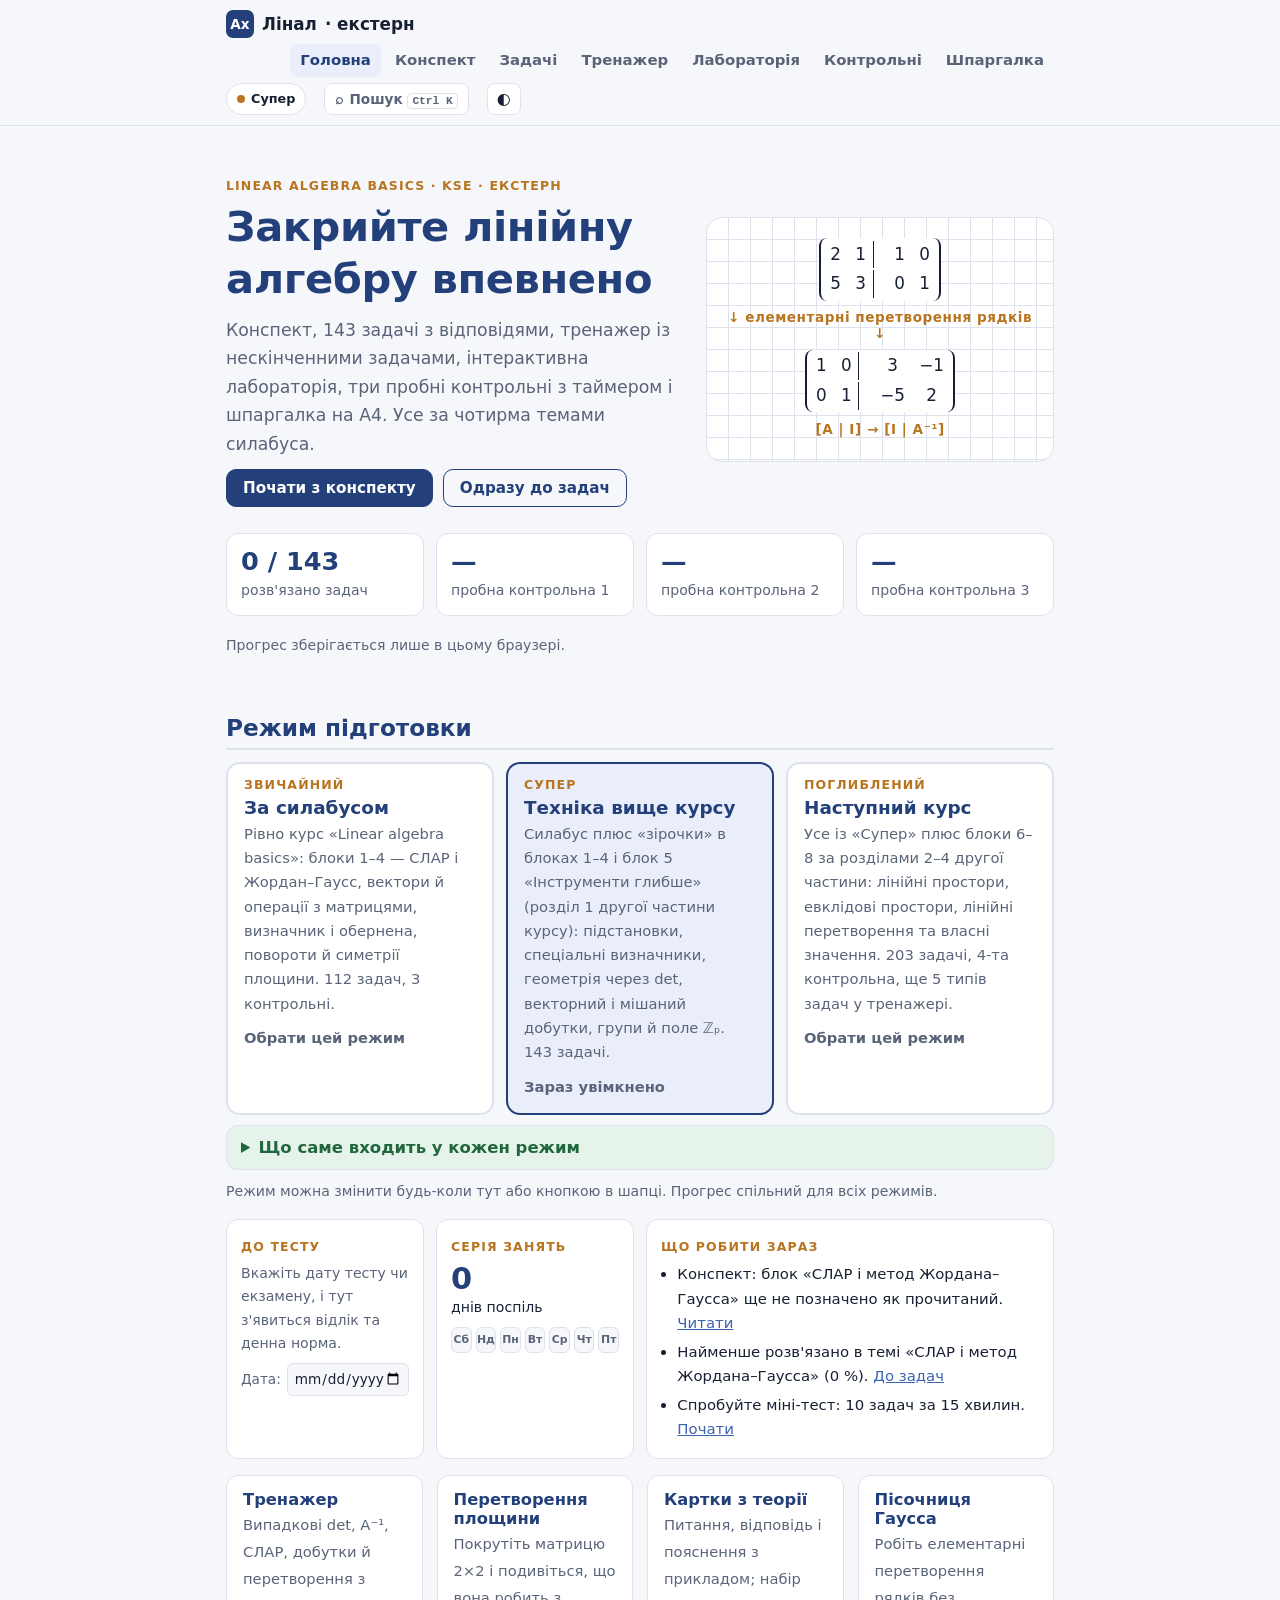
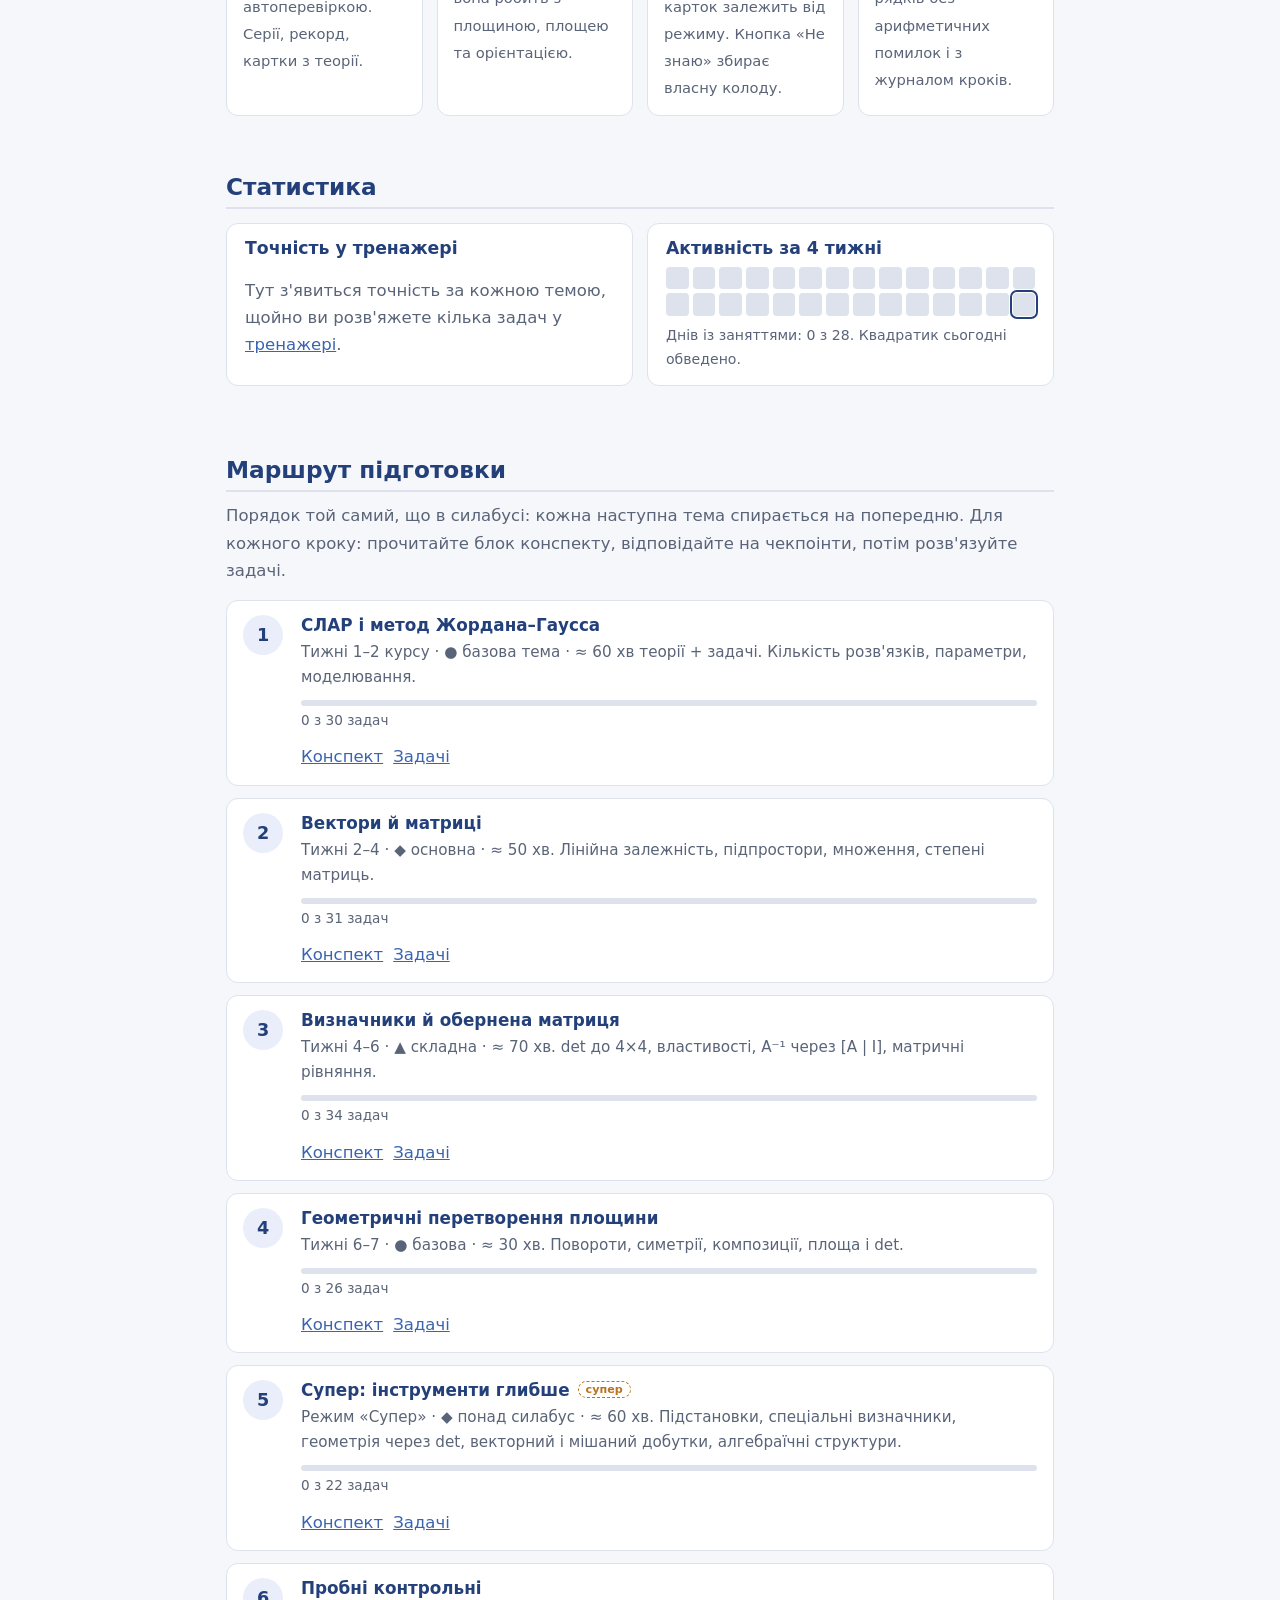
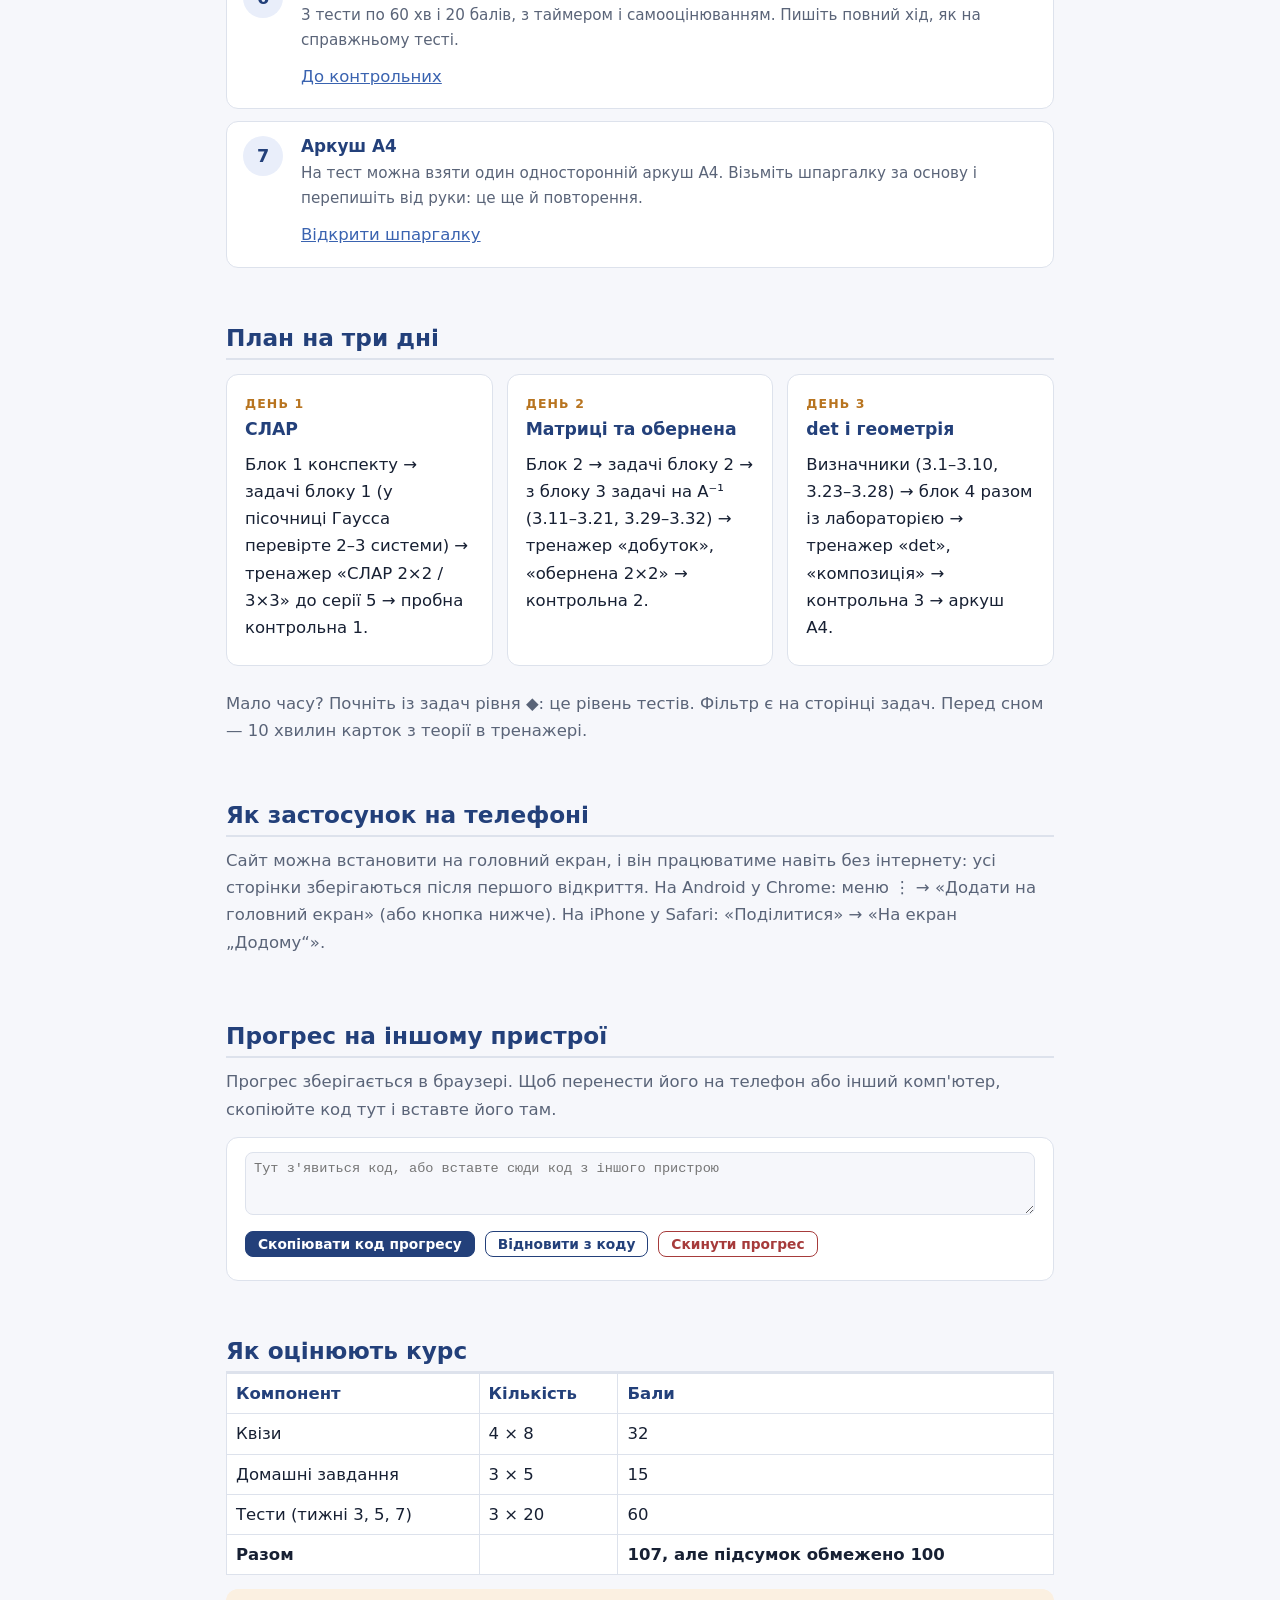
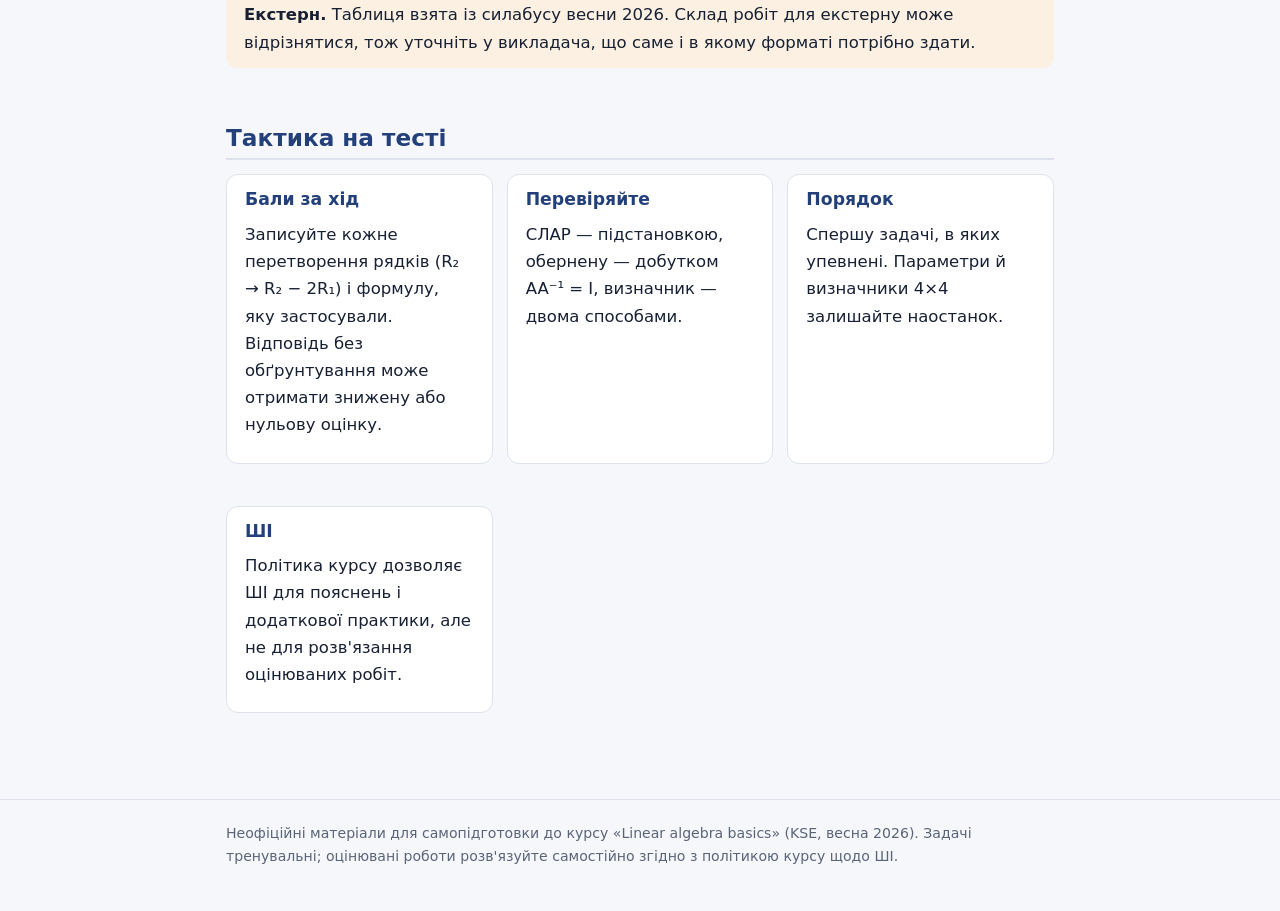
<file: index.html>
<!doctype html>
<html lang="uk"><head><meta charset="utf-8">
<meta http-equiv="Content-Security-Policy" content="default-src 'self'; script-src 'self' 'sha256-HQ9kzVjKcI8MHDwqeMI5WxNUyQovLOeMaCUZct860l4='; style-src 'self' 'unsafe-inline' https://fonts.googleapis.com; font-src https://fonts.gstatic.com; img-src 'self' data:; connect-src 'self'; manifest-src 'self'; worker-src 'self'; base-uri 'self'; form-action 'none'; object-src 'none'">

<meta name="viewport" content="width=device-width, initial-scale=1, viewport-fit=cover">
<title>Лінал · екстерн</title>
<meta name="description" content="Підготовка до закриття курсу лінійної алгебри: конспект, задачі, пробні контрольні, шпаргалка">
<link rel="icon" href="data:image/svg+xml,%3Csvg xmlns='http://www.w3.org/2000/svg' viewBox='0 0 32 32'%3E%3Crect width='32' height='32' rx='7' fill='%2323407a'/%3E%3Ctext x='16' y='22' font-size='15' font-family='sans-serif' font-weight='700' fill='white' text-anchor='middle'%3EAx%3C/text%3E%3C/svg%3E">
<link rel="preconnect" href="https://fonts.googleapis.com"><link rel="preconnect" href="https://fonts.gstatic.com" crossorigin>
<link rel="stylesheet" href="https://fonts.googleapis.com/css2?family=Inter:wght@400;600&family=JetBrains+Mono:wght@700&family=Manrope:wght@600;800&display=swap">
<link rel="stylesheet" href="assets/style.css?v=22">
<script>try{var t=localStorage.getItem("linal-theme");if(t)document.documentElement.setAttribute("data-theme",t)}catch(e){}try{document.documentElement.setAttribute("data-mode",localStorage.getItem("linal-mode")||"super")}catch(e){document.documentElement.setAttribute("data-mode","super")}</script>
<meta property="og:type" content="website">
<meta property="og:site_name" content="Лінал · екстерн">
<meta property="og:title" content="Лінал · екстерн">
<meta property="og:description" content="Підготовка до закриття курсу лінійної алгебри: конспект, задачі, пробні контрольні, шпаргалка">
<meta property="og:url" content="https://dexipua.github.io/linal-extern/">
<meta property="og:image" content="https://dexipua.github.io/linal-extern/assets/icons/icon-512.png">
<meta property="og:locale" content="uk_UA">
<meta name="twitter:card" content="summary">
<link rel="canonical" href="https://dexipua.github.io/linal-extern/">
<link rel="manifest" href="manifest.webmanifest">
<link rel="apple-touch-icon" href="assets/icons/apple-touch-icon.png">
<meta name="theme-color" content="#23407a">
<meta name="apple-mobile-web-app-capable" content="yes">
<meta name="apple-mobile-web-app-title" content="Лінал">
</head><body>
<header class="top"><div class="wrap"><a class="brand" href="index.html"><i>Ax</i>Лінал<span class="bx"> · екстерн</span></a><nav aria-label="Розділи"><a href="index.html" aria-current="page">Головна</a><a href="material.html">Конспект</a><a href="problems.html">Задачі</a><a href="trainer.html">Тренажер</a><a href="lab.html">Лабораторія</a><a href="tests.html">Контрольні</a><a href="cheatsheet.html">Шпаргалка</a></nav></div></header>
<main><div class="wrap">
<section class="hero">
  <div>
    <p class="eyebrow">Linear algebra basics · KSE · екстерн</p>
    <h1>Закрийте лінійну алгебру впевнено</h1>
    <p class="lead">Конспект, <span class="n-total">121 задача</span> з відповідями, тренажер із нескінченними задачами, інтерактивна лабораторія, три пробні контрольні з таймером і шпаргалка на А4. Усе за чотирма темами силабуса.</p>
    <div class="row"><a class="btn" href="material.html">Почати з конспекту</a><a class="btn ghost" href="problems.html">Одразу до задач</a></div>
  </div>
  <div class="hero-fig" aria-label="Приклад: обернена матриця методом Жордана–Гаусса">
    <span class="M">2 1 ¦ 1 0; 5 3 ¦ 0 1</span>
    <span class="arrow">↓ елементарні перетворення рядків ↓</span>
    <span class="M">1 0 ¦ 3 -1; 0 1 ¦ -5 2</span>
    <span class="arrow">[A | I] → [I | A⁻¹]</span>
  </div>
</section>

<div class="stats" aria-label="Ваш прогрес">
  <div class="stat"><b id="st-done">0 / 121</b><span>розв'язано задач</span></div>
  <div class="stat"><b id="st-t1">—</b><span>пробна контрольна 1</span></div>
  <div class="stat"><b id="st-t2">—</b><span>пробна контрольна 2</span></div>
  <div class="stat"><b id="st-t3">—</b><span>пробна контрольна 3</span></div>
</div>
<p class="mut" style="font-size:.88rem">Прогрес зберігається лише в цьому браузері.</p>


<section class="modes" aria-labelledby="modes-h">
  <h2 id="modes-h">Режим підготовки</h2>
  <div class="mode-grid">
    <button type="button" class="mode-card" data-setmode="normal" id="mode-normal">
      <span class="eyebrow">Звичайний</span><b>За силабусом</b>
      <span>Рівно курс «Linear algebra basics»: блоки 1–4 — СЛАР і Жордан–Гаусс, вектори й операції з матрицями, визначник і обернена, повороти й симетрії площини. 112 задач, 3 контрольні.</span>
      <span class="pick">Обрати цей режим</span><span class="now">Зараз увімкнено</span>
    </button>
    <button type="button" class="mode-card" data-setmode="super" id="mode-super">
      <span class="eyebrow">Супер</span><b>Техніка вище курсу</b>
      <span>Силабус плюс «зірочки» в блоках 1–4 і блок 5 «Інструменти глибше» (розділ 1 другої частини курсу): підстановки, спеціальні визначники, геометрія через det, векторний і мішаний добутки, групи й поле ℤₚ. 143 задачі.</span>
      <span class="pick">Обрати цей режим</span><span class="now">Зараз увімкнено</span>
    </button>
    <button type="button" class="mode-card" data-setmode="deep" id="mode-deep">
      <span class="eyebrow">Поглиблений</span><b>Наступний курс</b>
      <span>Усе із «Супер» плюс блоки 6–8 за розділами 2–4 другої частини: лінійні простори, евклідові простори, лінійні перетворення та власні значення. 203 задачі, 4-та контрольна, ще 5 типів задач у тренажері.</span>
      <span class="pick">Обрати цей режим</span><span class="now">Зараз увімкнено</span>
    </button>
  </div>
  <details class="chk mmap-d"><summary>Що саме входить у кожен режим</summary>
  <div class="sc"><table class="mmap">
  <tr><th>Матеріал</th><th>Силабус</th><th>Супер</th><th>Поглиблений</th></tr>
  <tr><td><b>Блоки 1–4.</b> СЛАР, матриці, визначники й обернена, перетворення площини</td><td>✓</td><td>✓</td><td>✓</td></tr>
  <tr><td>«Зірочки» в блоках 1–4: приєднана матриця, Вандермонд, визначники n×n, доведення</td><td>—</td><td>✓</td><td>✓</td></tr>
  <tr><td><b>Блок 5.</b> Підстановки й парність, спеціальні визначники, геометрія через det, векторний і мішаний добутки, групи, ℤₚ, LU</td><td>—</td><td>✓</td><td>✓</td></tr>
  <tr><td><b>Блок 6.</b> Лінійні простори: базис і розмірність, матриця переходу, ранг, чотири основні простори, суми й перетини, простори над ℤ₂</td><td>—</td><td>—</td><td>✓</td></tr>
  <tr><td><b>Блок 7.</b> Евклідові простори: скалярний добуток, Коші–Буняковський, Грам–Шмідт, ортогональне доповнення, відстані й кути, найменші квадрати</td><td>—</td><td>—</td><td>✓</td></tr>
  <tr><td><b>Блок 8.</b> Лінійні перетворення: матриця оператора, подібність, ядро й образ, власні значення, діагоналізація, головні осі</td><td>—</td><td>—</td><td>✓</td></tr>
  <tr><td>Задачі</td><td>112</td><td>143</td><td>203</td></tr>
  <tr><td>Пробні контрольні</td><td>3</td><td>3</td><td>4</td></tr>
  <tr><td>Типи задач у тренажері</td><td>13</td><td>16</td><td>21</td></tr>
  <tr><td>Картки з теорії</td><td>52</td><td>63</td><td>92</td></tr>
  </table></div></details>
  <p class="mut" style="font-size:.88rem">Режим можна змінити будь-коли тут або кнопкою в шапці. Прогрес спільний для всіх режимів.</p>
</section>

<div class="dash" id="dash">
  <div class="dcard"><p class="eyebrow">До тесту</p><div class="dbig" id="d-exam"></div><label class="mut dl">Дата: <input type="date" id="exam-date"></label></div>
  <div class="dcard"><p class="eyebrow">Серія занять</p><div class="dbig" id="d-streak"></div></div>
  <div class="dcard wide2"><p class="eyebrow">Що робити зараз</p><ul class="rec" id="d-rec"></ul></div>
</div>

<div class="tools-grid">
  <a href="trainer.html"><b>Тренажер</b><span>Випадкові det, A⁻¹, СЛАР, добутки й перетворення з автоперевіркою. Серії, рекорд, картки з теорії.</span></a>
  <a href="lab.html#viz"><b>Перетворення площини</b><span>Покрутіть матрицю 2×2 і подивіться, що вона робить з площиною, площею та орієнтацією.</span></a>
  <a href="trainer.html#cards"><b>Картки з теорії</b><span>Питання, відповідь і пояснення з прикладом; набір карток залежить від режиму. Кнопка «Не знаю» збирає власну колоду.</span></a>
  <a href="lab.html#rows-sec"><b>Пісочниця Гаусса</b><span>Робіть елементарні перетворення рядків без арифметичних помилок і з журналом кроків.</span></a>
</div>


<section class="stats-sec" aria-labelledby="stats-h">
  <h2 id="stats-h">Статистика</h2>
  <div class="grid2">
    <div class="card"><h3 style="margin-top:0">Точність у тренажері</h3><div id="acc-bars" class="bars"></div></div>
    <div class="card"><h3 style="margin-top:0">Активність за 4 тижні</h3><div id="heat" class="heat"></div><p class="mut" id="heat-sum" style="font-size:.88rem;margin-bottom:0"></p></div>
  </div>
</section>

<h2>Маршрут підготовки</h2>
<p class="mut">Порядок той самий, що в силабусі: кожна наступна тема спирається на попередню. Для кожного кроку: прочитайте блок конспекту, відповідайте на чекпоінти, потім розв'язуйте задачі.</p>
<ol class="route">
  <li><h3>СЛАР і метод Жордана–Гаусса</h3>
    <p>Тижні 1–2 курсу · ● базова тема · ≈ 60 хв теорії + задачі. Кількість розв'язків, параметри, моделювання.</p>
    <div><div class="meter" data-meter="1" data-total="30"><b></b></div><span class="mut" style="font-size:.85rem" data-mlabel="1"></span></div>
    <div class="row"><a href="material.html#b1">Конспект</a><a href="problems.html#b1">Задачі</a></div></li>
  <li><h3>Вектори й матриці</h3>
    <p>Тижні 2–4 · ◆ основна · ≈ 50 хв. Лінійна залежність, підпростори, множення, степені матриць.</p>
    <div><div class="meter" data-meter="2" data-total="31"><b></b></div><span class="mut" style="font-size:.85rem" data-mlabel="2"></span></div>
    <div class="row"><a href="material.html#b2">Конспект</a><a href="problems.html#b2">Задачі</a></div></li>
  <li><h3>Визначники й обернена матриця</h3>
    <p>Тижні 4–6 · ▲ складна · ≈ 70 хв. det до 4×4, властивості, A⁻¹ через [A | I], матричні рівняння.</p>
    <div><div class="meter" data-meter="3" data-total="34"><b></b></div><span class="mut" style="font-size:.85rem" data-mlabel="3"></span></div>
    <div class="row"><a href="material.html#b3">Конспект</a><a href="problems.html#b3">Задачі</a></div></li>
  <li><h3>Геометричні перетворення площини</h3>
    <p>Тижні 6–7 · ● базова · ≈ 30 хв. Повороти, симетрії, композиції, площа і det.</p>
    <div><div class="meter" data-meter="4" data-total="26"><b></b></div><span class="mut" style="font-size:.85rem" data-mlabel="4"></span></div>
    <div class="row"><a href="material.html#b4">Конспект</a><a href="problems.html#b4">Задачі</a></div></li>
  <li data-x="1"><h3>Супер: інструменти глибше</h3>
    <p>Режим «Супер» · ◆ понад силабус · ≈ 60 хв. Підстановки, спеціальні визначники, геометрія через det, векторний і мішаний добутки, алгебраїчні структури.</p>
    <div><div class="meter" data-meter="5" data-total="22"><b></b></div><span class="mut" style="font-size:.85rem" data-mlabel="5"></span></div>
    <div class="row"><a href="material.html#b5">Конспект</a><a href="problems.html#b5">Задачі</a></div></li>
  <li data-d="1"><h3>Лінійні простори</h3>
    <p>Режим «Поглиблений» · ▲ розділ 2 курсу · ≈ 80 хв. Базис, розмірність, матриця переходу, ранг, основні простори, суми й перетини.</p>
    <div><div class="meter" data-meter="6" data-total="21"><b></b></div><span class="mut" style="font-size:.85rem" data-mlabel="6"></span></div>
    <div class="row"><a href="material.html#b6">Конспект</a><a href="problems.html#b6">Задачі</a></div></li>
  <li data-d="1"><h3>Евклідові простори</h3>
    <p>Режим «Поглиблений» · ▲ розділ 3 курсу · ≈ 60 хв. Скалярний добуток, Коші–Буняковський, Грам–Шмідт, проєкції, відстані, найменші квадрати.</p>
    <div><div class="meter" data-meter="7" data-total="17"><b></b></div><span class="mut" style="font-size:.85rem" data-mlabel="7"></span></div>
    <div class="row"><a href="material.html#b7">Конспект</a><a href="problems.html#b7">Задачі</a></div></li>
  <li data-d="1"><h3>Лінійні перетворення</h3>
    <p>Режим «Поглиблений» · ▲ розділ 4 курсу · ≈ 80 хв. Матриця оператора, подібність, ядро й образ, власні значення, діагоналізація, головні осі.</p>
    <div><div class="meter" data-meter="8" data-total="22"><b></b></div><span class="mut" style="font-size:.85rem" data-mlabel="8"></span></div>
    <div class="row"><a href="material.html#b8">Конспект</a><a href="problems.html#b8">Задачі</a><a href="tests.html#k4">Контрольна 4</a></div></li>
  <li><h3>Пробні контрольні</h3>
    <p>3 тести по 60 хв і 20 балів, з таймером і самооцінюванням. Пишіть повний хід, як на справжньому тесті.</p>
    <div class="row"><a href="tests.html">До контрольних</a></div></li>
  <li><h3>Аркуш А4</h3>
    <p>На тест можна взяти один односторонній аркуш А4. Візьміть шпаргалку за основу і перепишіть від руки: це ще й повторення.</p>
    <div class="row"><a href="cheatsheet.html">Відкрити шпаргалку</a></div></li>
</ol>

<h2>План на три дні</h2>
<div class="grid2">
  <div class="card"><p class="eyebrow">День 1</p><h3 style="margin-top:4px">СЛАР</h3><p>Блок 1 конспекту → задачі блоку 1 (у пісочниці Гаусса перевірте 2–3 системи) → тренажер «СЛАР 2×2 / 3×3» до серії 5 → пробна контрольна 1.</p></div>
  <div class="card"><p class="eyebrow">День 2</p><h3 style="margin-top:4px">Матриці та обернена</h3><p>Блок 2 → задачі блоку 2 → з блоку 3 задачі на A⁻¹ (3.11–3.21, 3.29–3.32) → тренажер «добуток», «обернена 2×2» → контрольна 2.</p></div>
  <div class="card"><p class="eyebrow">День 3</p><h3 style="margin-top:4px">det і геометрія</h3><p>Визначники (3.1–3.10, 3.23–3.28) → блок 4 разом із лабораторією → тренажер «det», «композиція» → контрольна 3 → аркуш А4.</p></div>
</div>
<p class="mut">Мало часу? Почніть із задач рівня ◆: це рівень тестів. Фільтр є на сторінці задач. Перед сном — 10 хвилин карток з теорії в тренажері.</p>

<h2 id="install">Як застосунок на телефоні</h2>
<p class="mut">Сайт можна встановити на головний екран, і він працюватиме навіть без інтернету: усі сторінки зберігаються після першого відкриття. На Android у Chrome: меню ⋮ → «Додати на головний екран» (або кнопка нижче). На iPhone у Safari: «Поділитися» → «На екран „Додому“».</p>
<div class="row"><button class="btn" type="button" id="install-btn" hidden>Встановити застосунок</button></div>

<h2 id="backup-h">Прогрес на іншому пристрої</h2>
<p class="mut">Прогрес зберігається в браузері. Щоб перенести його на телефон або інший комп'ютер, скопіюйте код тут і вставте його там.</p>
<div class="card" id="backup">
  <textarea id="bk-code" rows="3" aria-label="Код прогресу" placeholder="Тут з'явиться код, або вставте сюди код з іншого пристрою"></textarea>
  <div class="row" style="margin-top:8px"><button class="btn sm" type="button" id="bk-export">Скопіювати код прогресу</button><button class="btn sm ghost" type="button" id="bk-import">Відновити з коду</button><button class="btn sm ghost danger" type="button" id="bk-reset">Скинути прогрес</button></div>
  <p class="mut" id="bk-msg" aria-live="polite" style="font-size:.9rem;margin-bottom:0"></p>
</div>

<h2>Як оцінюють курс</h2>
<div class="sc"><table>
<tr><th>Компонент</th><th>Кількість</th><th>Бали</th></tr>
<tr><td>Квізи</td><td>4 × 8</td><td>32</td></tr>
<tr><td>Домашні завдання</td><td>3 × 5</td><td>15</td></tr>
<tr><td>Тести (тижні 3, 5, 7)</td><td>3 × 20</td><td>60</td></tr>
<tr><td><b>Разом</b></td><td></td><td><b>107, але підсумок обмежено 100</b></td></tr>
</table></div>
<div class="warn"><b>Екстерн.</b> Таблиця взята із силабусу весни 2026. Склад робіт для екстерну може відрізнятися, тож уточніть у викладача, що саме і в якому форматі потрібно здати.</div>

<h2>Тактика на тесті</h2>
<div class="grid2">
  <div class="card"><h3 style="margin-top:0">Бали за хід</h3><p>Записуйте кожне перетворення рядків (R₂ → R₂ − 2R₁) і формулу, яку застосували. Відповідь без обґрунтування може отримати знижену або нульову оцінку.</p></div>
  <div class="card"><h3 style="margin-top:0">Перевіряйте</h3><p>СЛАР — підстановкою, обернену — добутком AA⁻¹ = I, визначник — двома способами.</p></div>
  <div class="card"><h3 style="margin-top:0">Порядок</h3><p>Спершу задачі, в яких упевнені. Параметри й визначники 4×4 залишайте наостанок.</p></div>
  <div class="card"><h3 style="margin-top:0">ШІ</h3><p>Політика курсу дозволяє ШІ для пояснень і додаткової практики, але не для розв'язання оцінюваних робіт.</p></div>
</div>

</div></main>
<footer><div class="wrap">Неофіційні матеріали для самопідготовки до курсу «Linear algebra basics» (KSE, весна 2026). Задачі тренувальні; оцінювані роботи розв'язуйте самостійно згідно з політикою курсу щодо ШІ.</div></footer>
<script src="assets/app.js?v=22"></script><script src="assets/search.js?v=22"></script>
</body></html>
</file>
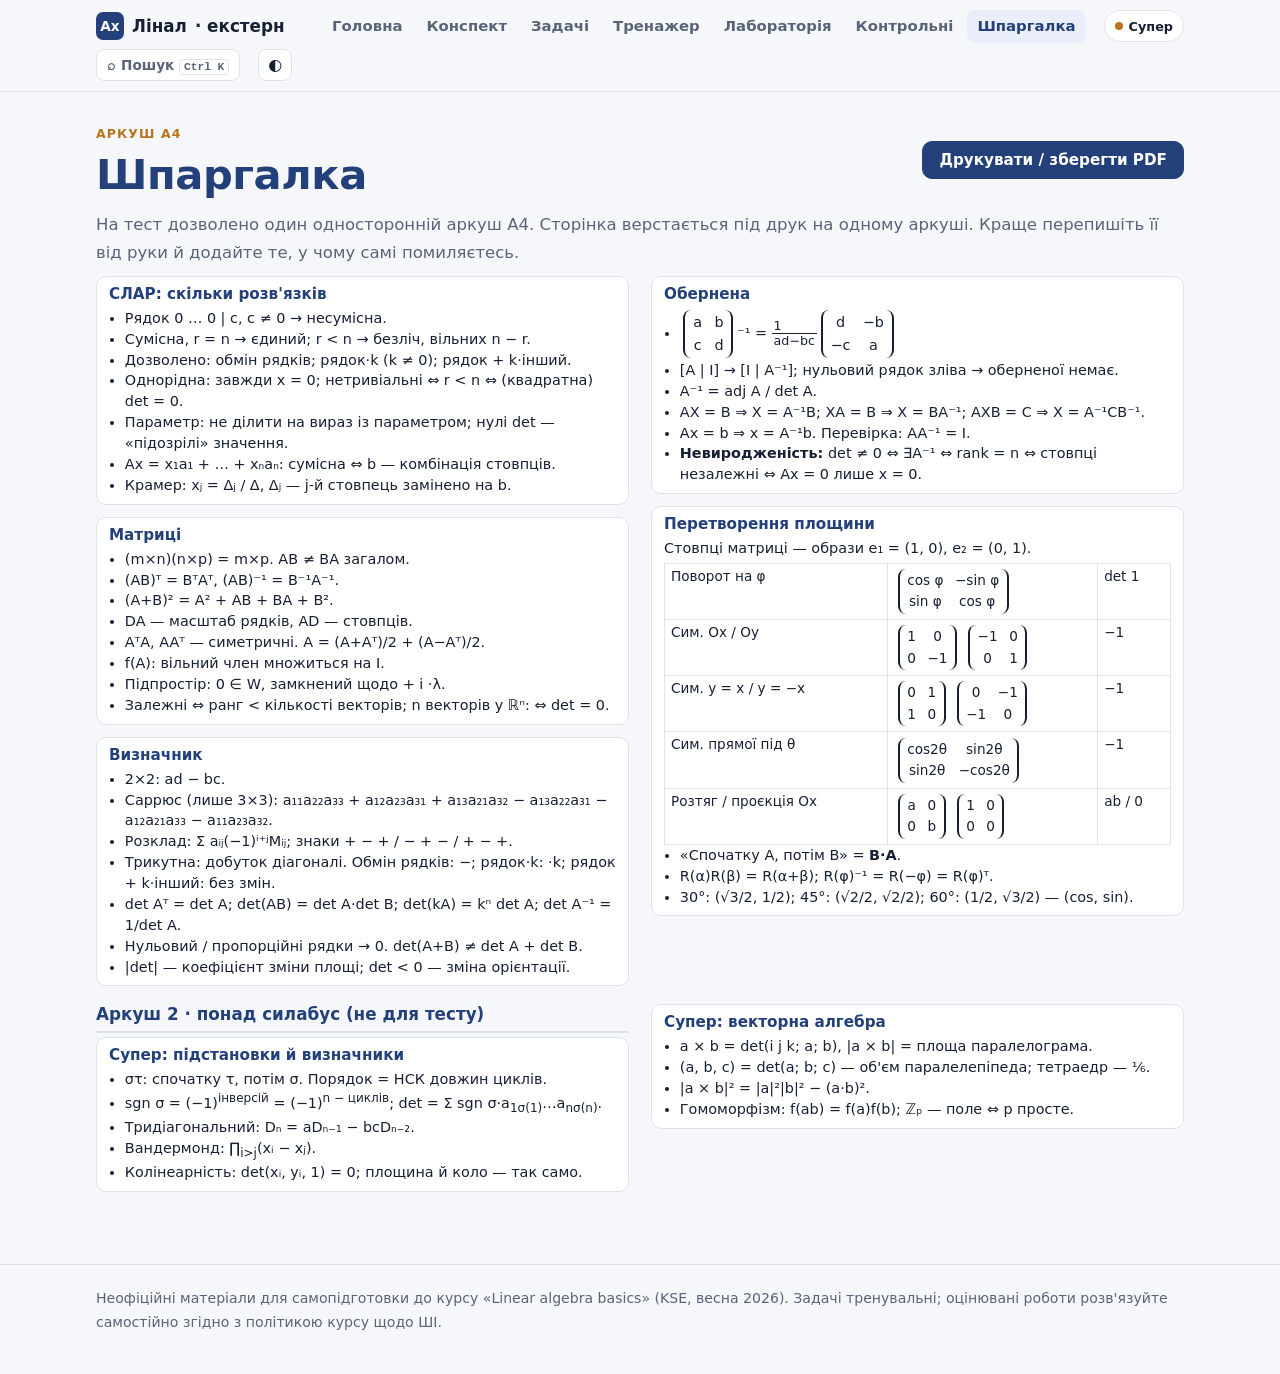
<file: cheatsheet.html>
<!doctype html>
<html lang="uk"><head><meta charset="utf-8">
<meta http-equiv="Content-Security-Policy" content="default-src 'self'; script-src 'self' 'sha256-HQ9kzVjKcI8MHDwqeMI5WxNUyQovLOeMaCUZct860l4='; style-src 'self' 'unsafe-inline' https://fonts.googleapis.com; font-src https://fonts.gstatic.com; img-src 'self' data:; connect-src 'self'; manifest-src 'self'; worker-src 'self'; base-uri 'self'; form-action 'none'; object-src 'none'">

<meta name="viewport" content="width=device-width, initial-scale=1, viewport-fit=cover">
<title>Шпаргалка А4</title>
<meta name="description" content="Формули з лінійної алгебри на один аркуш А4">
<link rel="icon" href="data:image/svg+xml,%3Csvg xmlns='http://www.w3.org/2000/svg' viewBox='0 0 32 32'%3E%3Crect width='32' height='32' rx='7' fill='%2323407a'/%3E%3Ctext x='16' y='22' font-size='15' font-family='sans-serif' font-weight='700' fill='white' text-anchor='middle'%3EAx%3C/text%3E%3C/svg%3E">
<link rel="preconnect" href="https://fonts.googleapis.com"><link rel="preconnect" href="https://fonts.gstatic.com" crossorigin>
<link rel="stylesheet" href="https://fonts.googleapis.com/css2?family=Inter:wght@400;600&family=JetBrains+Mono:wght@700&family=Manrope:wght@600;800&display=swap">
<link rel="stylesheet" href="assets/style.css?v=22">
<script>try{var t=localStorage.getItem("linal-theme");if(t)document.documentElement.setAttribute("data-theme",t)}catch(e){}try{document.documentElement.setAttribute("data-mode",localStorage.getItem("linal-mode")||"super")}catch(e){document.documentElement.setAttribute("data-mode","super")}</script>
<meta property="og:type" content="website">
<meta property="og:site_name" content="Лінал · екстерн">
<meta property="og:title" content="Шпаргалка А4">
<meta property="og:description" content="Формули з лінійної алгебри на один аркуш А4">
<meta property="og:url" content="https://dexipua.github.io/linal-extern/cheatsheet.html">
<meta property="og:image" content="https://dexipua.github.io/linal-extern/assets/icons/icon-512.png">
<meta property="og:locale" content="uk_UA">
<meta name="twitter:card" content="summary">
<link rel="canonical" href="https://dexipua.github.io/linal-extern/cheatsheet.html">
<link rel="manifest" href="manifest.webmanifest">
<link rel="apple-touch-icon" href="assets/icons/apple-touch-icon.png">
<meta name="theme-color" content="#23407a">
<meta name="apple-mobile-web-app-capable" content="yes">
<meta name="apple-mobile-web-app-title" content="Лінал">
</head><body>
<header class="top"><div class="wrap wide"><a class="brand" href="index.html"><i>Ax</i>Лінал<span class="bx"> · екстерн</span></a><nav aria-label="Розділи"><a href="index.html">Головна</a><a href="material.html">Конспект</a><a href="problems.html">Задачі</a><a href="trainer.html">Тренажер</a><a href="lab.html">Лабораторія</a><a href="tests.html">Контрольні</a><a href="cheatsheet.html" aria-current="page">Шпаргалка</a></nav></div></header>
<main><div class="wrap wide">
<div class="row noprint" style="justify-content:space-between;margin-bottom:10px">
  <div><p class="eyebrow">Аркуш А4</p><h1>Шпаргалка</h1></div>
  <button class="btn" type="button" data-act="print">Друкувати / зберегти PDF</button>
</div>
<p class="mut noprint">На тест дозволено один односторонній аркуш А4. Сторінка верстається під друк на одному аркуші. Краще перепишіть її від руки й додайте те, у чому самі помиляєтесь.</p>

<div class="sheet">
<section><h3>СЛАР: скільки розв'язків</h3><ul>
<li>Рядок 0 … 0 | c, c ≠ 0 → несумісна.</li>
<li>Сумісна, r = n → єдиний; r &lt; n → безліч, вільних n − r.</li>
<li>Дозволено: обмін рядків; рядок·k (k ≠ 0); рядок + k·інший.</li>
<li>Однорідна: завжди x = 0; нетривіальні ⇔ r &lt; n ⇔ (квадратна) det = 0.</li>
<li>Параметр: не ділити на вираз із параметром; нулі det — «підозрілі» значення.</li>
<li>Ax = x₁a₁ + … + xₙaₙ: сумісна ⇔ b — комбінація стовпців.</li>
<li>Крамер: xⱼ = Δⱼ / Δ, Δⱼ — j-й стовпець замінено на b.</li></ul></section>

<section><h3>Матриці</h3><ul>
<li>(m×n)(n×p) = m×p. AB ≠ BA загалом.</li>
<li>(AB)ᵀ = BᵀAᵀ, (AB)⁻¹ = B⁻¹A⁻¹.</li>
<li>(A+B)² = A² + AB + BA + B².</li>
<li>DA — масштаб рядків, AD — стовпців.</li>
<li>AᵀA, AAᵀ — симетричні. A = (A+Aᵀ)/2 + (A−Aᵀ)/2.</li>
<li>f(A): вільний член множиться на I.</li>
<li>Підпростір: 0 ∈ W, замкнений щодо + і ·λ.</li>
<li>Залежні ⇔ ранг &lt; кількості векторів; n векторів у ℝⁿ: ⇔ det = 0.</li></ul></section>

<section><h3>Визначник</h3><ul>
<li>2×2: ad − bc.</li>
<li>Саррюс (лише 3×3): a₁₁a₂₂a₃₃ + a₁₂a₂₃a₃₁ + a₁₃a₂₁a₃₂ − a₁₃a₂₂a₃₁ − a₁₂a₂₁a₃₃ − a₁₁a₂₃a₃₂.</li>
<li>Розклад: Σ aᵢⱼ(−1)ⁱ⁺ʲMᵢⱼ; знаки + − + / − + − / + − +.</li>
<li>Трикутна: добуток діагоналі. Обмін рядків: −; рядок·k: ·k; рядок + k·інший: без змін.</li>
<li>det Aᵀ = det A; det(AB) = det A·det B; det(kA) = kⁿ det A; det A⁻¹ = 1/det A.</li>
<li>Нульовий / пропорційні рядки → 0. det(A+B) ≠ det A + det B.</li>
<li>|det| — коефіцієнт зміни площі; det &lt; 0 — зміна орієнтації.</li></ul></section>

<section><h3>Обернена</h3><ul>
<li><span class="M">a b; c d</span>⁻¹ = <span class="fr"><b>1</b><b>ad−bc</b></span><span class="M">d -b; -c a</span></li>
<li>[A | I] → [I | A⁻¹]; нульовий рядок зліва → оберненої немає.</li>
<li data-x="1">A⁻¹ = adj A / det A.</li>
<li>AX = B ⇒ X = A⁻¹B; XA = B ⇒ X = BA⁻¹; AXB = C ⇒ X = A⁻¹CB⁻¹.</li>
<li>Ax = b ⇒ x = A⁻¹b. Перевірка: AA⁻¹ = I.</li>
<li><b>Невиродженість:</b> det ≠ 0 ⇔ ∃A⁻¹ ⇔ rank = n ⇔ стовпці незалежні ⇔ Ax = 0 лише x = 0.</li></ul></section>

<section><h3>Перетворення площини</h3>
<p style="margin:0 0 4px">Стовпці матриці — образи e₁ = (1, 0), e₂ = (0, 1).</p>
<table>
<tr><td>Поворот на φ</td><td><span class="M">cos φ -sin φ; sin φ cos φ</span></td><td>det 1</td></tr>
<tr><td>Сим. Ox / Oy</td><td><span class="M">1 0; 0 -1</span> <span class="M">-1 0; 0 1</span></td><td>−1</td></tr>
<tr><td>Сим. y = x / y = −x</td><td><span class="M">0 1; 1 0</span> <span class="M">0 -1; -1 0</span></td><td>−1</td></tr>
<tr data-x="1"><td>Сим. прямої під θ</td><td><span class="M">cos2θ sin2θ; sin2θ -cos2θ</span></td><td>−1</td></tr>
<tr><td>Розтяг / проєкція Ox</td><td><span class="M">a 0; 0 b</span> <span class="M">1 0; 0 0</span></td><td>ab / 0</td></tr>
</table>
<ul><li>«Спочатку A, потім B» = <b>B·A</b>.</li>
<li>R(α)R(β) = R(α+β); R(φ)⁻¹ = R(−φ) = R(φ)ᵀ.</li>
<li>30°: (√3/2, 1/2); 45°: (√2/2, √2/2); 60°: (1/2, √3/2) — (cos, sin).</li></ul></section>
</div>
<div class="sheet sheet2" data-x="1">
<h2 class="s2h">Аркуш 2 · понад силабус (не для тесту)</h2>
<section data-x="1"><h3>Супер: підстановки й визначники</h3><ul>
<li>στ: спочатку τ, потім σ. Порядок = НСК довжин циклів.</li>
<li>sgn σ = (−1)<sup>інверсій</sup> = (−1)<sup>n − циклів</sup>; det = Σ sgn σ·a<sub>1σ(1)</sub>…a<sub>nσ(n)</sub>.</li>
<li>Тридіагональний: Dₙ = aDₙ₋₁ − bcDₙ₋₂.</li>
<li>Вандермонд: ∏<sub>i&gt;j</sub>(xᵢ − xⱼ).</li>
<li>Колінеарність: det(xᵢ, yᵢ, 1) = 0; площина й коло — так само.</li></ul></section>
<section data-x="1"><h3>Супер: векторна алгебра</h3><ul>
<li>a × b = det(i j k; a; b), |a × b| = площа паралелограма.</li>
<li>(a, b, c) = det(a; b; c) — об'єм паралелепіпеда; тетраедр — ⅙.</li>
<li>|a × b|² = |a|²|b|² − (a·b)².</li>
<li>Гомоморфізм: f(ab) = f(a)f(b); ℤₚ — поле ⇔ p просте.</li></ul></section>
<section data-d="1"><h3>Поглиблено: простори</h3><ul>
<li>dim N(A) + rank A = n; Ax = b сумісна ⇔ rank A = rank[A | b].</li>
<li>x = c₀ + N(A). x<sub>e</sub> = T<sub>e→f</sub>x<sub>f</sub>; T<sub>a→b</sub> = A⁻¹B.</li>
<li>Грассман: dim(V + W) + dim(V ∩ W) = dim V + dim W.</li>
<li>|Fⁿ| = qⁿ; однорідна система рангу r має q<sup>n−r</sup> розв'язків.</li></ul></section>
<section data-d="1"><h3>Поглиблено: евклідові простори</h3><ul>
<li>|⟨u, v⟩| ≤ ‖u‖‖v‖; cos φ = ⟨u, v⟩/(‖u‖‖v‖).</li>
<li>Ортонормований базис: xⱼ = ⟨x, eⱼ⟩. Грам–Шмідт: uₖ = aₖ − Σ proj.</li>
<li>E = U ⊕ U⟂; проєкція: AᵀAc = Aᵀx, p = Ac.</li>
<li>R(A)⟂ = N(A), C(A)⟂ = N(Aᵀ).</li></ul></section>
<section data-d="1"><h3>Поглиблено: оператори</h3><ul>
<li>Стовпці Φ — образи базисних векторів; Φ<sub>f</sub> = T⁻¹ΦₑT.</li>
<li>dim Ker + dim Im = n. det(A − λI) = 0; Σλ = tr, ∏λ = det.</li>
<li>Діагоналізовна ⇔ геом. кратність = алг. для кожного λ; Aⁿ = PDⁿP⁻¹.</li>
<li>Симетрична: S = QΛQᵀ, Q ортогональна.</li></ul></section>
</div>

</div></main>
<footer><div class="wrap wide">Неофіційні матеріали для самопідготовки до курсу «Linear algebra basics» (KSE, весна 2026). Задачі тренувальні; оцінювані роботи розв'язуйте самостійно згідно з політикою курсу щодо ШІ.</div></footer>
<script src="assets/app.js?v=22"></script><script src="assets/search.js?v=22"></script>
</body></html>
</file>
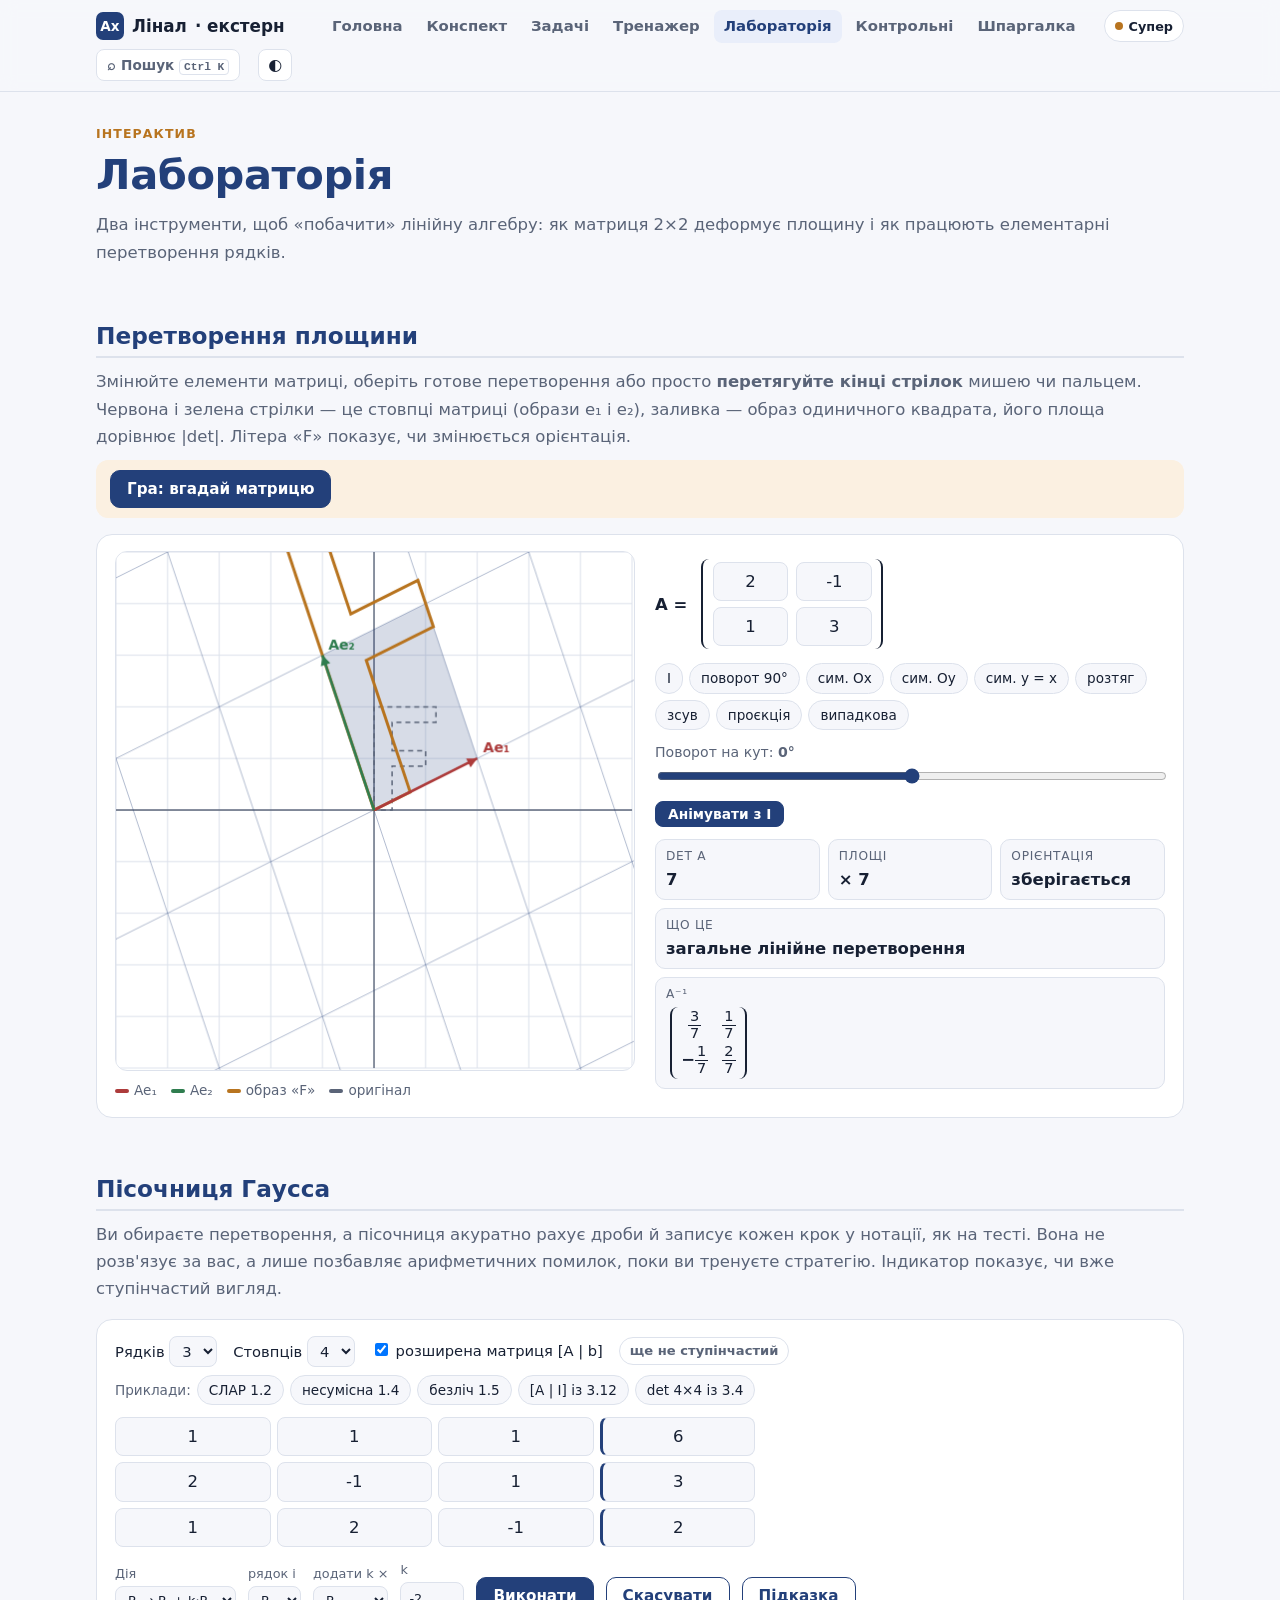
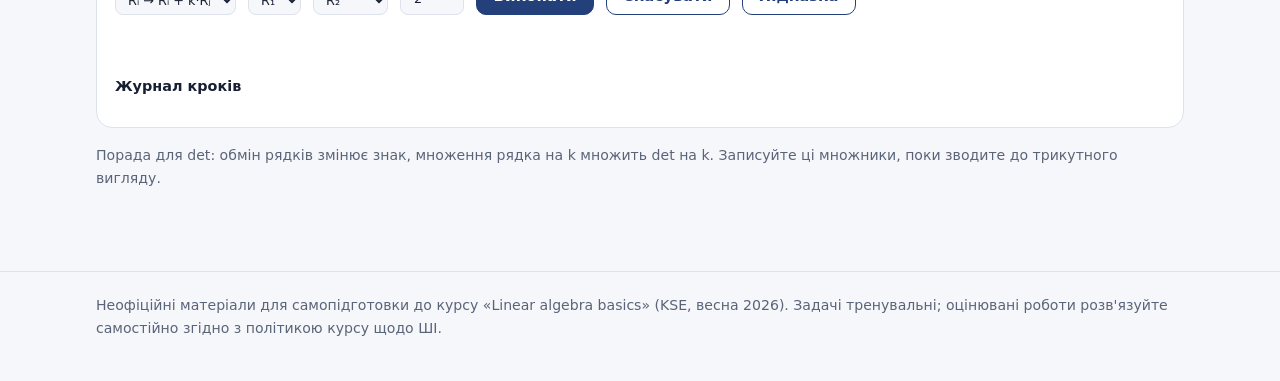
<file: lab.html>
<!doctype html>
<html lang="uk"><head><meta charset="utf-8">
<meta http-equiv="Content-Security-Policy" content="default-src 'self'; script-src 'self' 'sha256-HQ9kzVjKcI8MHDwqeMI5WxNUyQovLOeMaCUZct860l4='; style-src 'self' 'unsafe-inline' https://fonts.googleapis.com; font-src https://fonts.gstatic.com; img-src 'self' data:; connect-src 'self'; manifest-src 'self'; worker-src 'self'; base-uri 'self'; form-action 'none'; object-src 'none'">

<meta name="viewport" content="width=device-width, initial-scale=1, viewport-fit=cover">
<title>Лабораторія лінійної алгебри</title>
<meta name="description" content="Візуалізатор перетворень площини і пісочниця елементарних перетворень рядків">
<link rel="icon" href="data:image/svg+xml,%3Csvg xmlns='http://www.w3.org/2000/svg' viewBox='0 0 32 32'%3E%3Crect width='32' height='32' rx='7' fill='%2323407a'/%3E%3Ctext x='16' y='22' font-size='15' font-family='sans-serif' font-weight='700' fill='white' text-anchor='middle'%3EAx%3C/text%3E%3C/svg%3E">
<link rel="preconnect" href="https://fonts.googleapis.com"><link rel="preconnect" href="https://fonts.gstatic.com" crossorigin>
<link rel="stylesheet" href="https://fonts.googleapis.com/css2?family=Inter:wght@400;600&family=JetBrains+Mono:wght@700&family=Manrope:wght@600;800&display=swap">
<link rel="stylesheet" href="assets/style.css?v=22">
<script>try{var t=localStorage.getItem("linal-theme");if(t)document.documentElement.setAttribute("data-theme",t)}catch(e){}try{document.documentElement.setAttribute("data-mode",localStorage.getItem("linal-mode")||"super")}catch(e){document.documentElement.setAttribute("data-mode","super")}</script>
<meta property="og:type" content="website">
<meta property="og:site_name" content="Лінал · екстерн">
<meta property="og:title" content="Лабораторія лінійної алгебри">
<meta property="og:description" content="Візуалізатор перетворень площини і пісочниця елементарних перетворень рядків">
<meta property="og:url" content="https://dexipua.github.io/linal-extern/lab.html">
<meta property="og:image" content="https://dexipua.github.io/linal-extern/assets/icons/icon-512.png">
<meta property="og:locale" content="uk_UA">
<meta name="twitter:card" content="summary">
<link rel="canonical" href="https://dexipua.github.io/linal-extern/lab.html">
<link rel="manifest" href="manifest.webmanifest">
<link rel="apple-touch-icon" href="assets/icons/apple-touch-icon.png">
<meta name="theme-color" content="#23407a">
<meta name="apple-mobile-web-app-capable" content="yes">
<meta name="apple-mobile-web-app-title" content="Лінал">
</head><body>
<header class="top"><div class="wrap wide"><a class="brand" href="index.html"><i>Ax</i>Лінал<span class="bx"> · екстерн</span></a><nav aria-label="Розділи"><a href="index.html">Головна</a><a href="material.html">Конспект</a><a href="problems.html">Задачі</a><a href="trainer.html">Тренажер</a><a href="lab.html" aria-current="page">Лабораторія</a><a href="tests.html">Контрольні</a><a href="cheatsheet.html">Шпаргалка</a></nav></div></header>
<main><div class="wrap wide">
<p class="eyebrow">Інтерактив</p>
<h1>Лабораторія</h1>
<p class="mut">Два інструменти, щоб «побачити» лінійну алгебру: як матриця 2×2 деформує площину і як працюють елементарні перетворення рядків.</p>

<h2 id="viz">Перетворення площини</h2>
<p class="mut">Змінюйте елементи матриці, оберіть готове перетворення або просто <b>перетягуйте кінці стрілок</b> мишею чи пальцем. Червона і зелена стрілки — це стовпці матриці (образи e₁ і e₂), заливка — образ одиничного квадрата, його площа дорівнює |det|. Літера «F» показує, чи змінюється орієнтація.</p>
<div class="game" id="game">
  <div class="row"><button class="btn" type="button" id="g-start">Гра: вгадай матрицю</button><span class="mut" id="g-score" style="font-size:.9rem"></span></div>
  <p id="g-msg" aria-live="polite" hidden></p>
</div>
<div class="tool viz">
  <div><canvas id="cv" width="520" height="520" aria-label="Площина з образом літери F під дією матриці"></canvas>
    <div class="legend"><span><i style="background:var(--l3)"></i>Ae₁</span><span><i style="background:var(--l1)"></i>Ae₂</span><span><i style="background:var(--hi)"></i>образ «F»</span><span><i style="background:var(--mut)"></i>оригінал</span></div></div>
  <div>
    <div class="vin"><b>A =</b><span class="M" style="grid-template-columns:repeat(2,auto)"><i><input id="ma" aria-label="a11"></i><i><input id="mb" aria-label="a12"></i><i><input id="mc" aria-label="a21"></i><i><input id="md" aria-label="a22"></i></span></div>
    <div class="pre">
      <button type="button" data-pre="id">I</button><button type="button" data-pre="r90">поворот 90°</button>
      <button type="button" data-pre="sx">сим. Ox</button><button type="button" data-pre="sy">сим. Oy</button><button type="button" data-pre="sxy">сим. y = x</button>
      <button type="button" data-pre="st">розтяг</button><button type="button" data-pre="sh">зсув</button><button type="button" data-pre="pr">проєкція</button>
      <button type="button" data-pre="rnd">випадкова</button>
    </div>
    <label for="ang" class="mut" style="font-size:.88rem">Поворот на кут: <b id="angv">0°</b></label>
    <input type="range" id="ang" min="-180" max="180" step="15" value="0">
    <div class="row" style="margin-top:8px"><button class="btn sm" type="button" id="play">Анімувати з I</button></div>
    <div id="vinfo" aria-live="polite"></div>
  </div>
</div>

<h2 id="rows-sec">Пісочниця Гаусса</h2>
<p class="mut">Ви обираєте перетворення, а пісочниця акуратно рахує дроби й записує кожен крок у нотації, як на тесті. Вона не розв'язує за вас, а лише позбавляє арифметичних помилок, поки ви тренуєте стратегію. Індикатор показує, чи вже ступінчастий вигляд.</p>
<div class="tool">
  <div class="cfg">
    <label>Рядків <select id="rows"><option>2</option><option>3</option><option>4</option></select></label>
    <label>Стовпців <select id="cols"><option>2</option><option>3</option><option>4</option><option>5</option><option>6</option><option>7</option><option>8</option></select></label>
    <label><input type="checkbox" id="aug"> розширена матриця [A | b]</label>
    <span class="pill" id="rstate">—</span>
  </div>
  <div class="pre"><span class="mut" style="font-size:.85rem;align-self:center">Приклади:</span>
    <button type="button" data-ex="s3">СЛАР 1.2</button><button type="button" data-ex="inc">несумісна 1.4</button><button type="button" data-ex="inf">безліч 1.5</button><button type="button" data-ex="inv">[A | I] із 3.12</button><button type="button" data-ex="d4">det 4×4 із 3.4</button></div>
  <div id="rg"></div>
  <div class="ops">
    <label>Дія <select id="op"><option value="add">Rᵢ → Rᵢ + k·Rⱼ</option><option value="swap">Rᵢ ↔ Rⱼ</option><option value="scale">Rᵢ → k·Rᵢ</option></select></label>
    <label>рядок i <select id="ri"></select></label>
    <label><span id="jlab">рядок j</span> <select id="rj"></select></label>
    <label>k <input id="rk" value="-2" autocomplete="off"></label>
    <button class="btn" type="button" id="rapply">Виконати</button>
    <button class="btn ghost" type="button" id="rundo">Скасувати</button>
    <button class="btn ghost" type="button" id="rhint">Підказка</button>
  </div>
  <div id="rmsg" aria-live="polite"></div>
  <p class="hintmsg" id="rhintmsg" aria-live="polite"></p>
  <b style="font-size:.9rem">Журнал кроків</b>
  <ol id="rlog"></ol>
</div>
<p class="mut" style="font-size:.88rem">Порада для det: обмін рядків змінює знак, множення рядка на k множить det на k. Записуйте ці множники, поки зводите до трикутного вигляду.</p>

</div></main>
<footer><div class="wrap wide">Неофіційні матеріали для самопідготовки до курсу «Linear algebra basics» (KSE, весна 2026). Задачі тренувальні; оцінювані роботи розв'язуйте самостійно згідно з політикою курсу щодо ШІ.</div></footer>
<script src="assets/app.js?v=22"></script><script src="assets/search.js?v=22"></script><script src="assets/frac.js?v=22"></script><script src="assets/lab.js?v=22"></script>
</body></html>
</file>
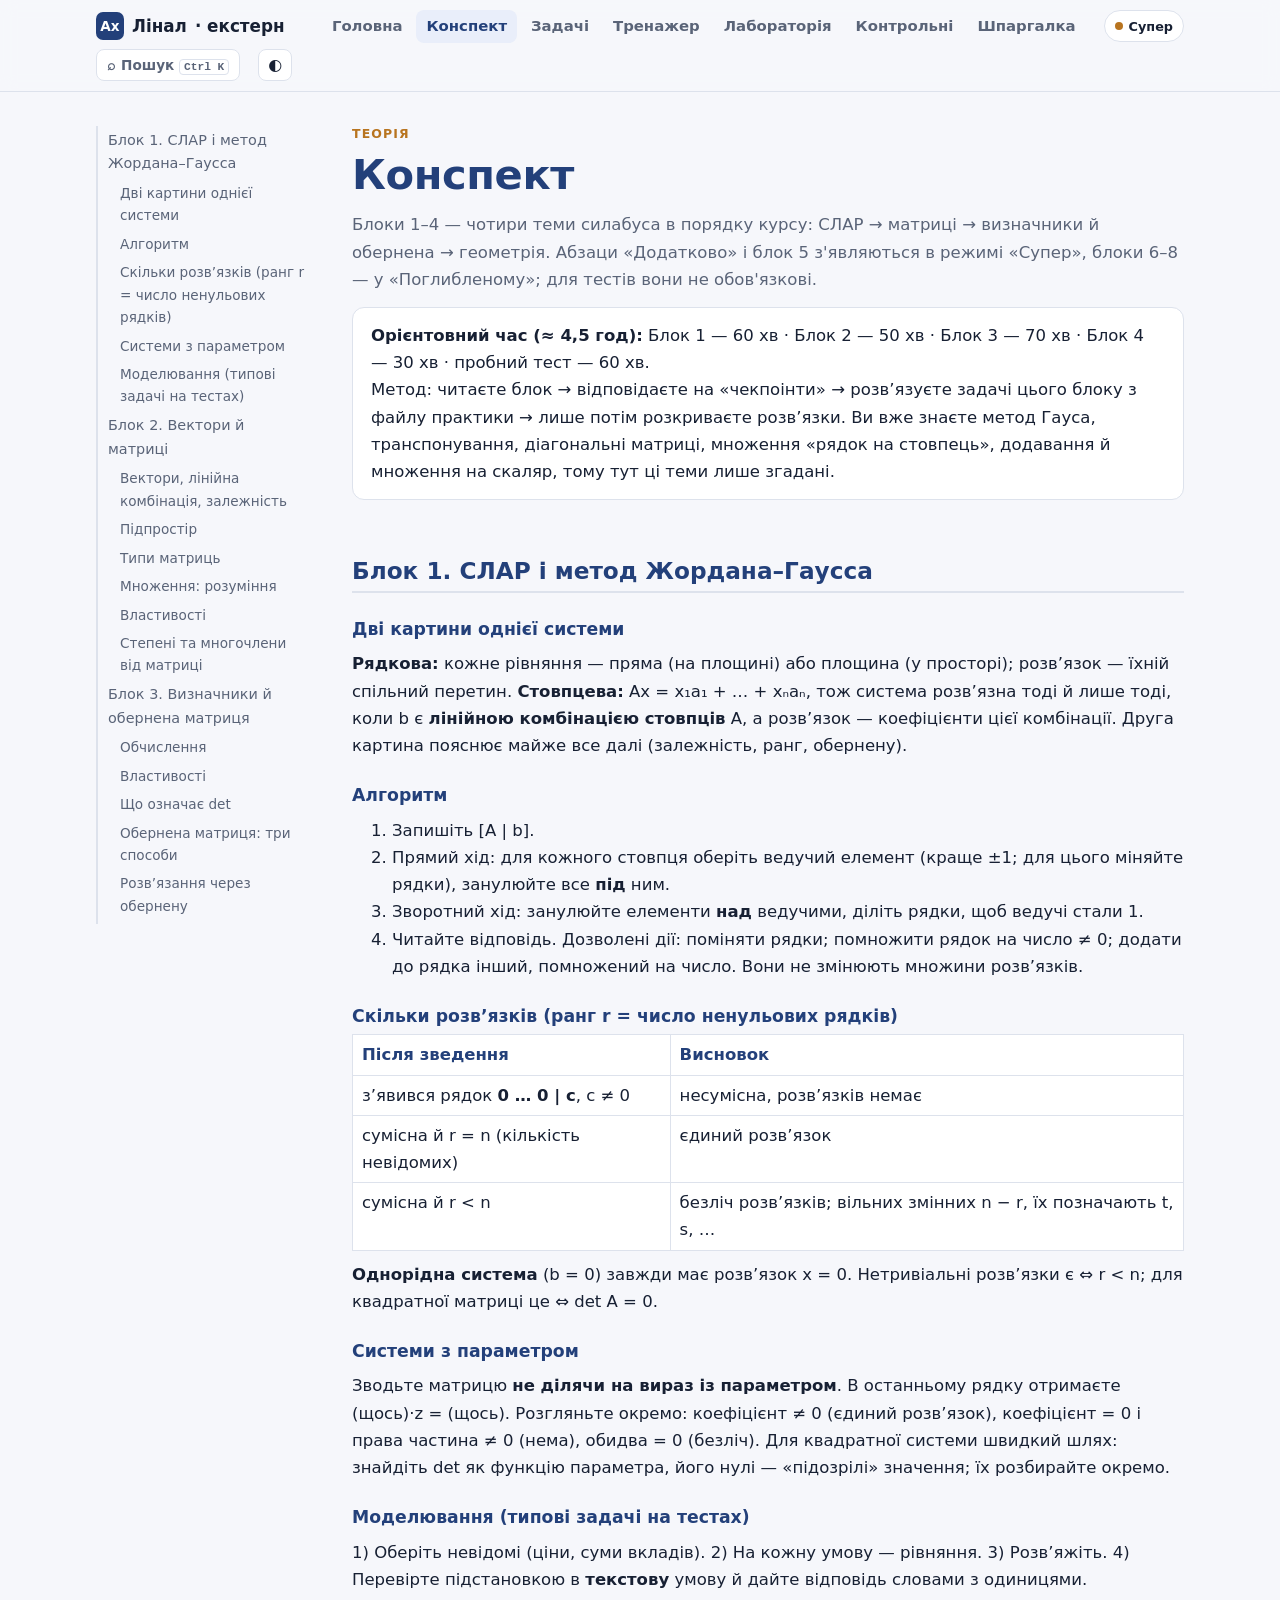
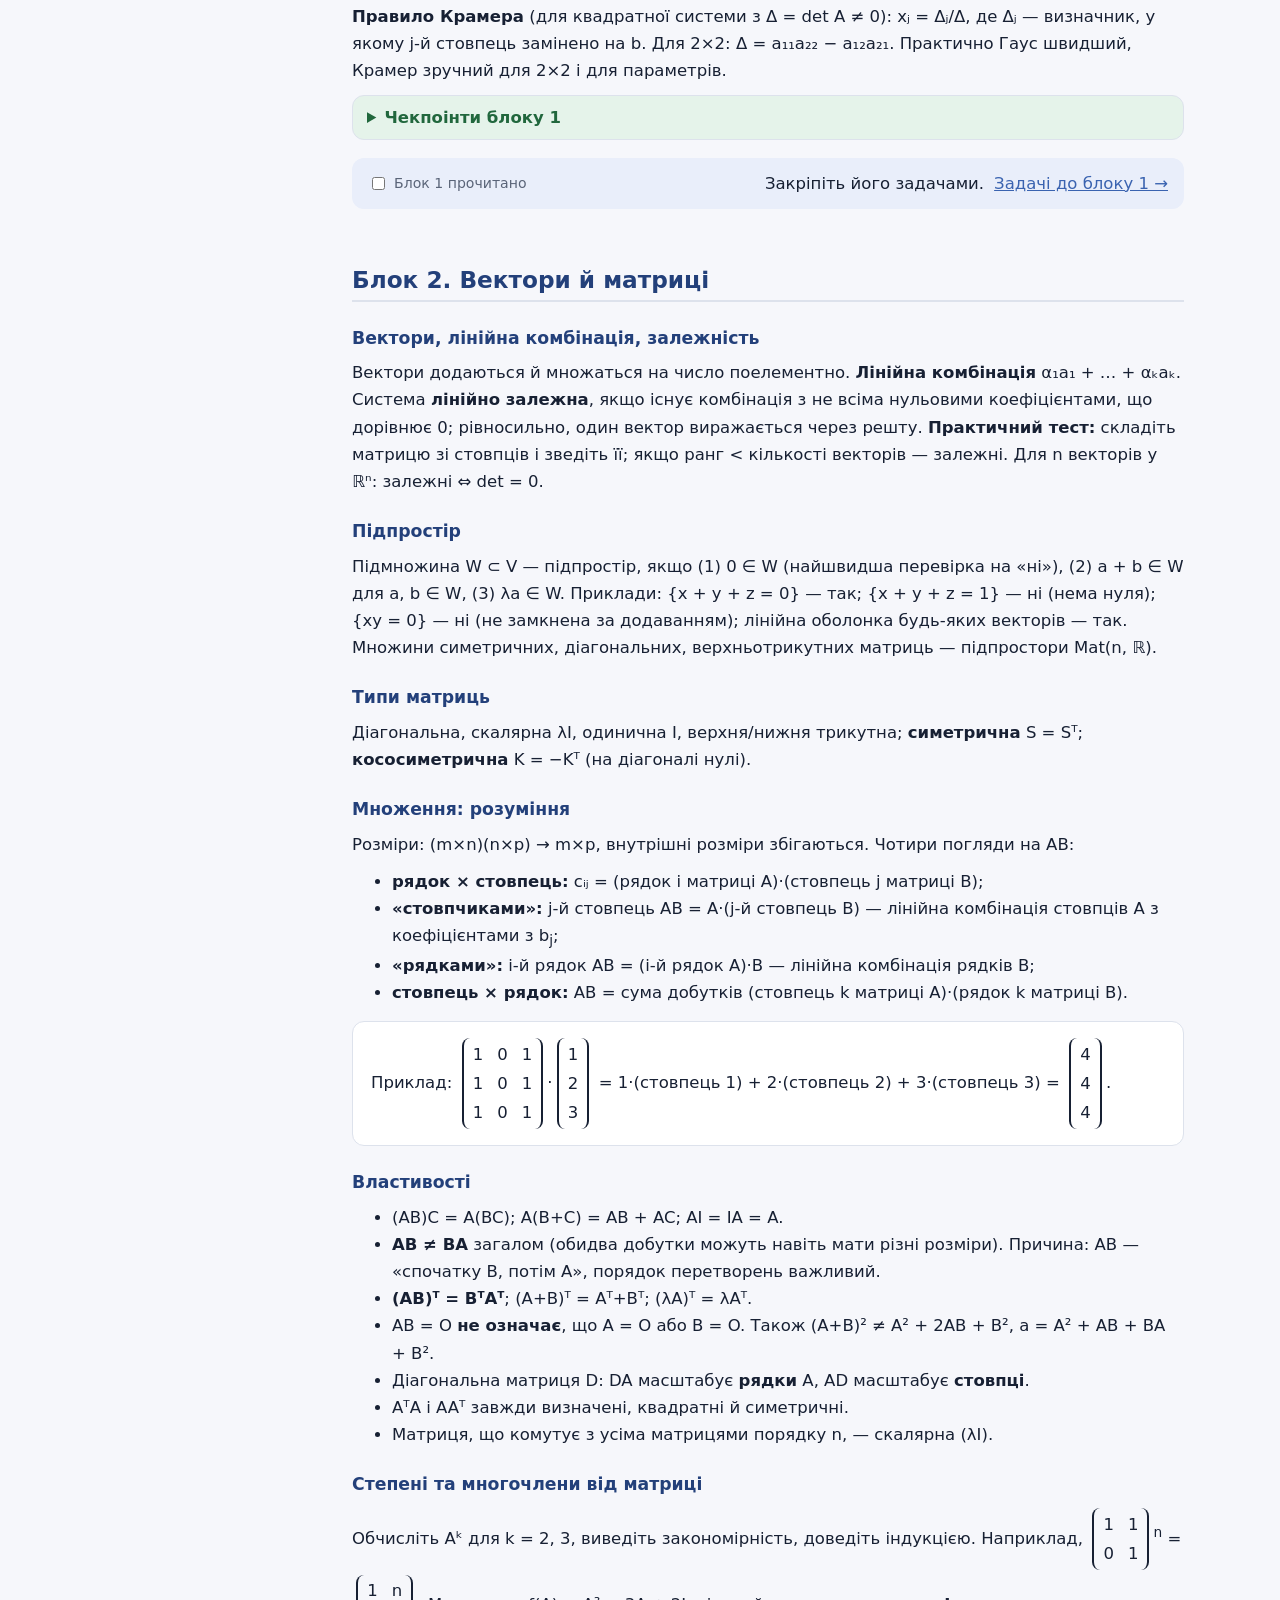
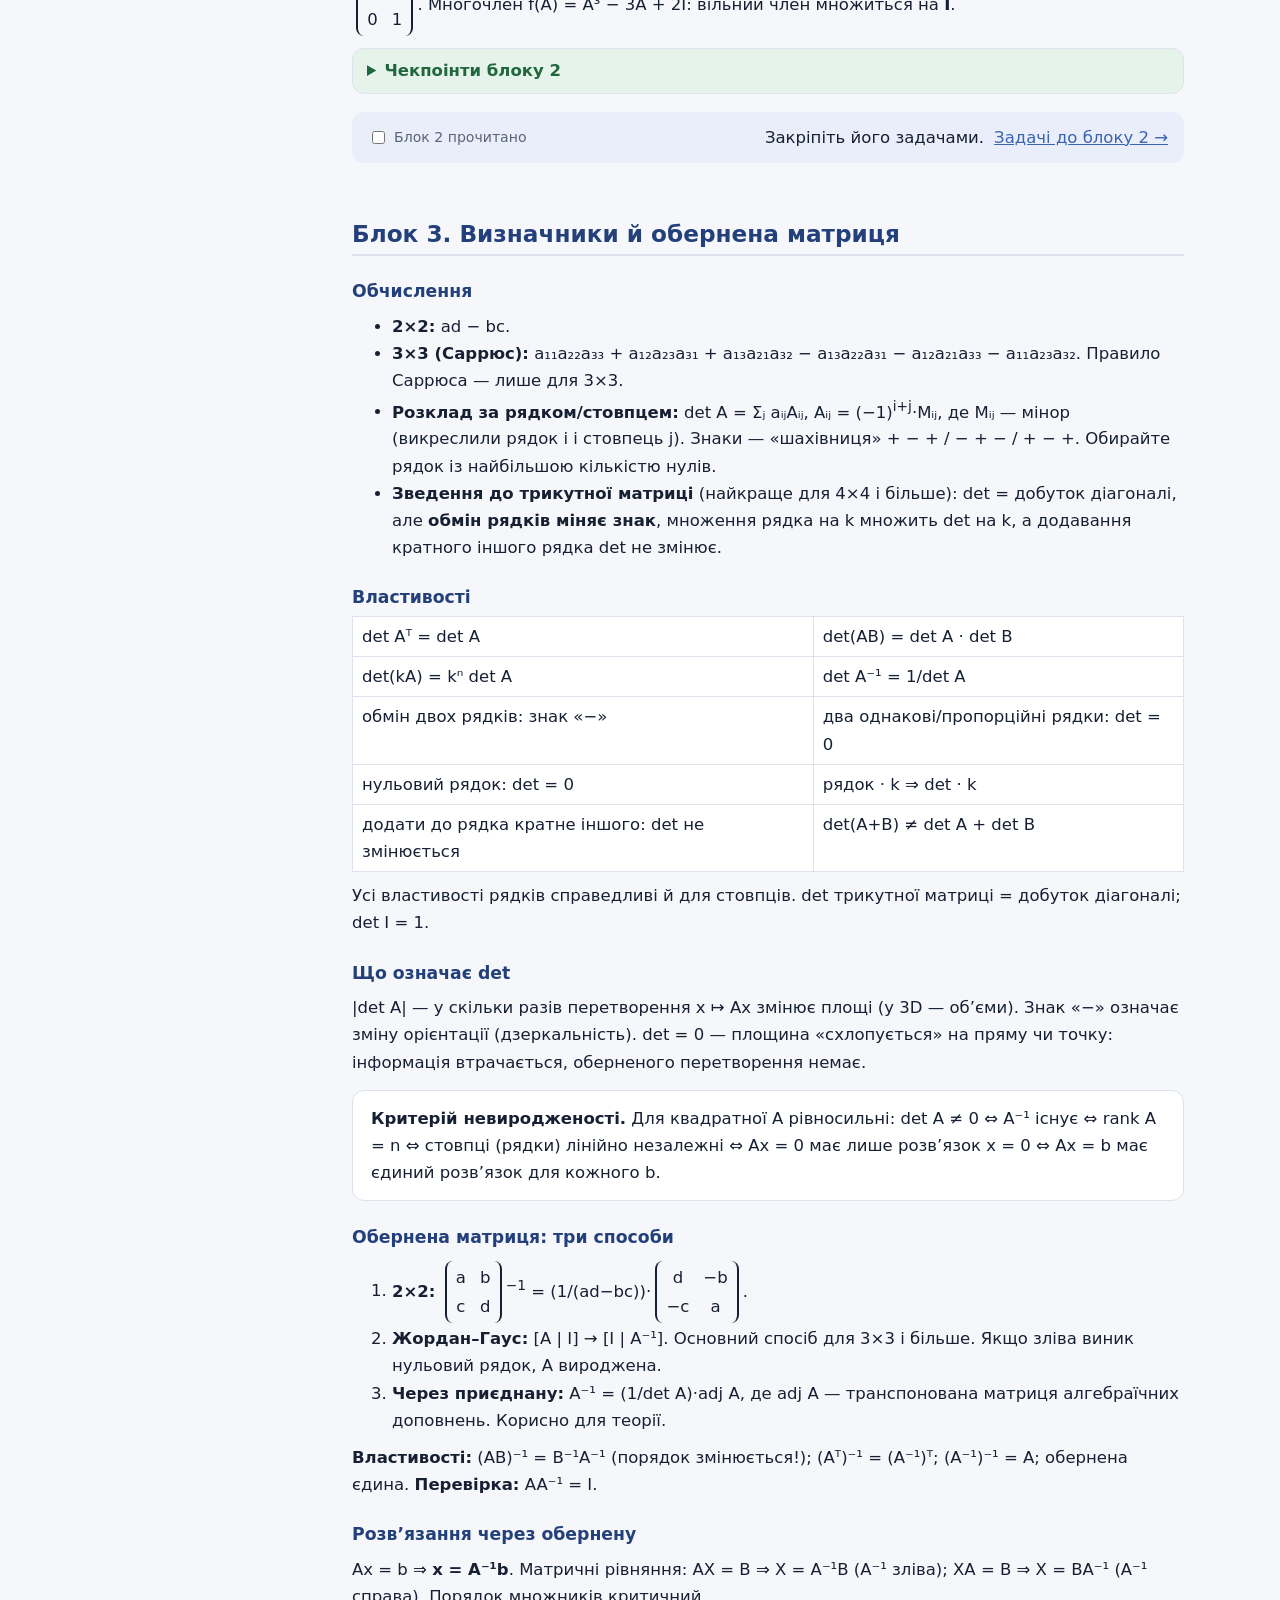
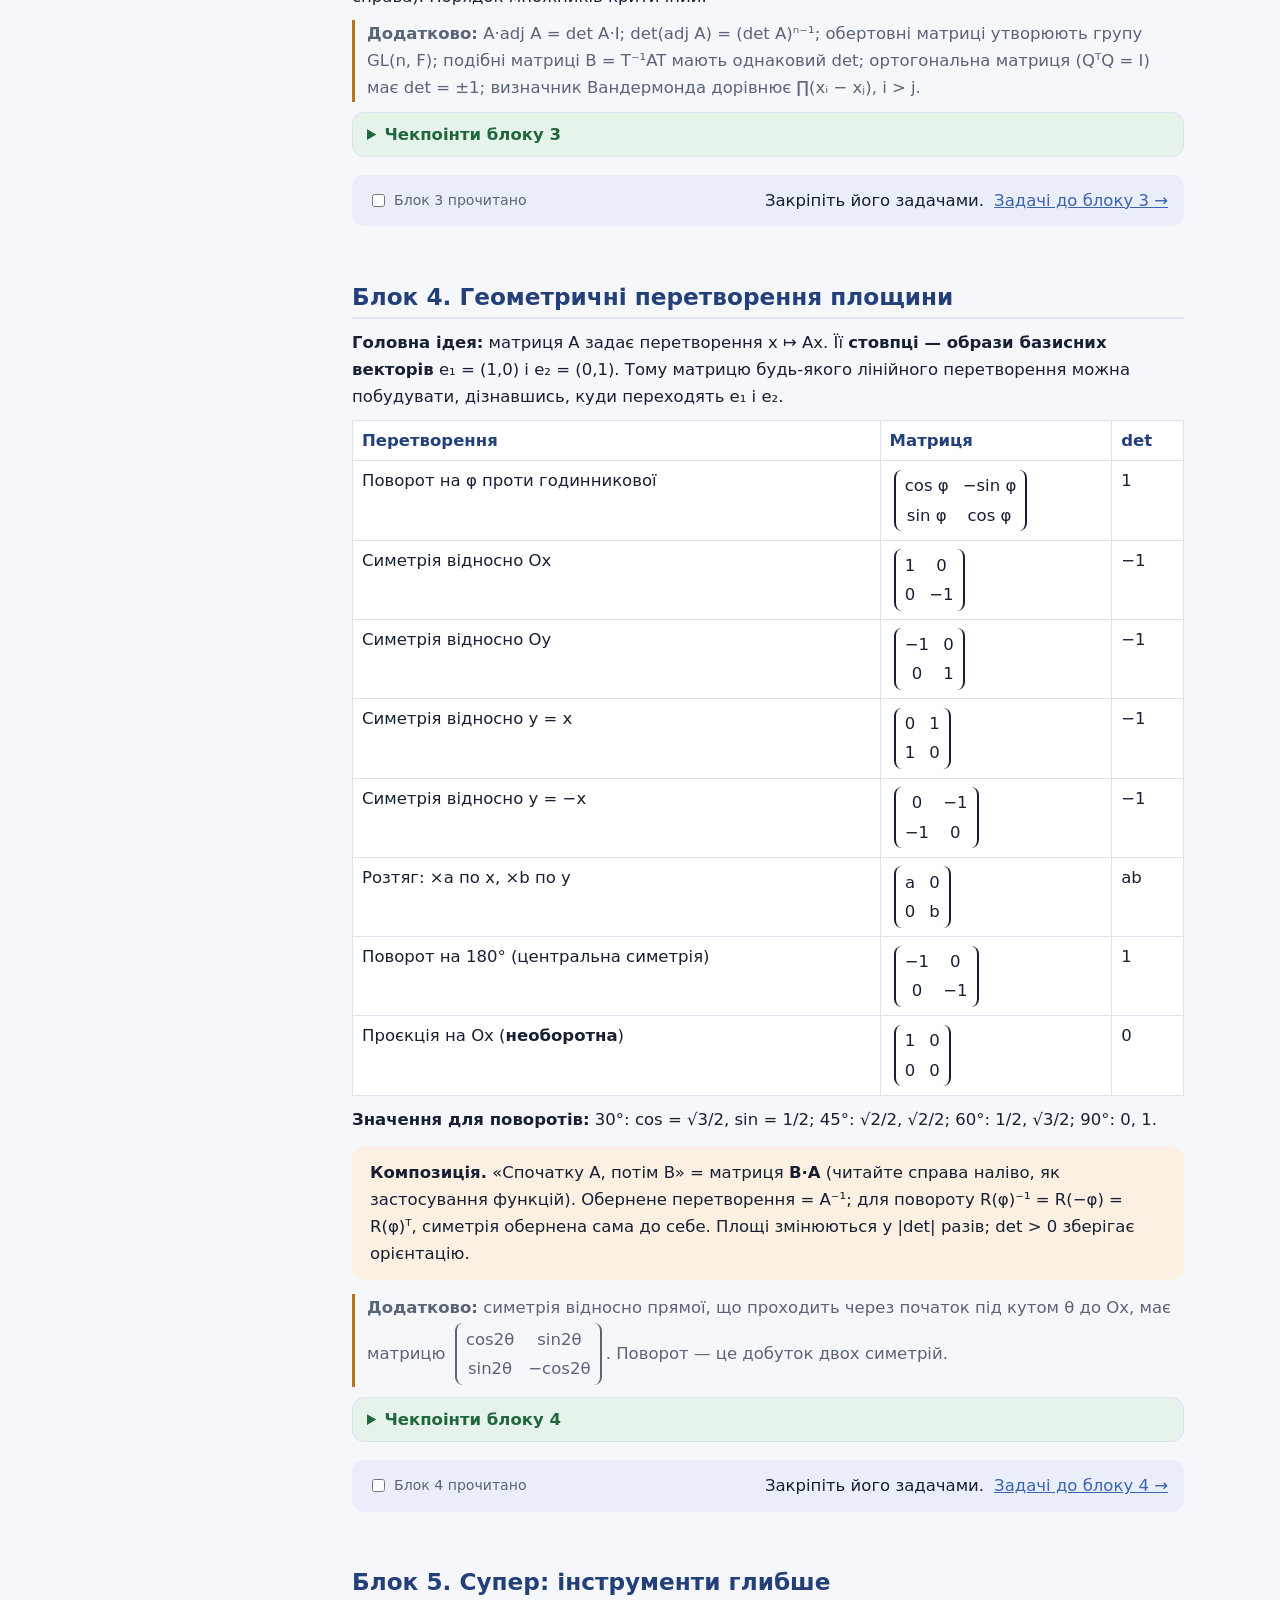
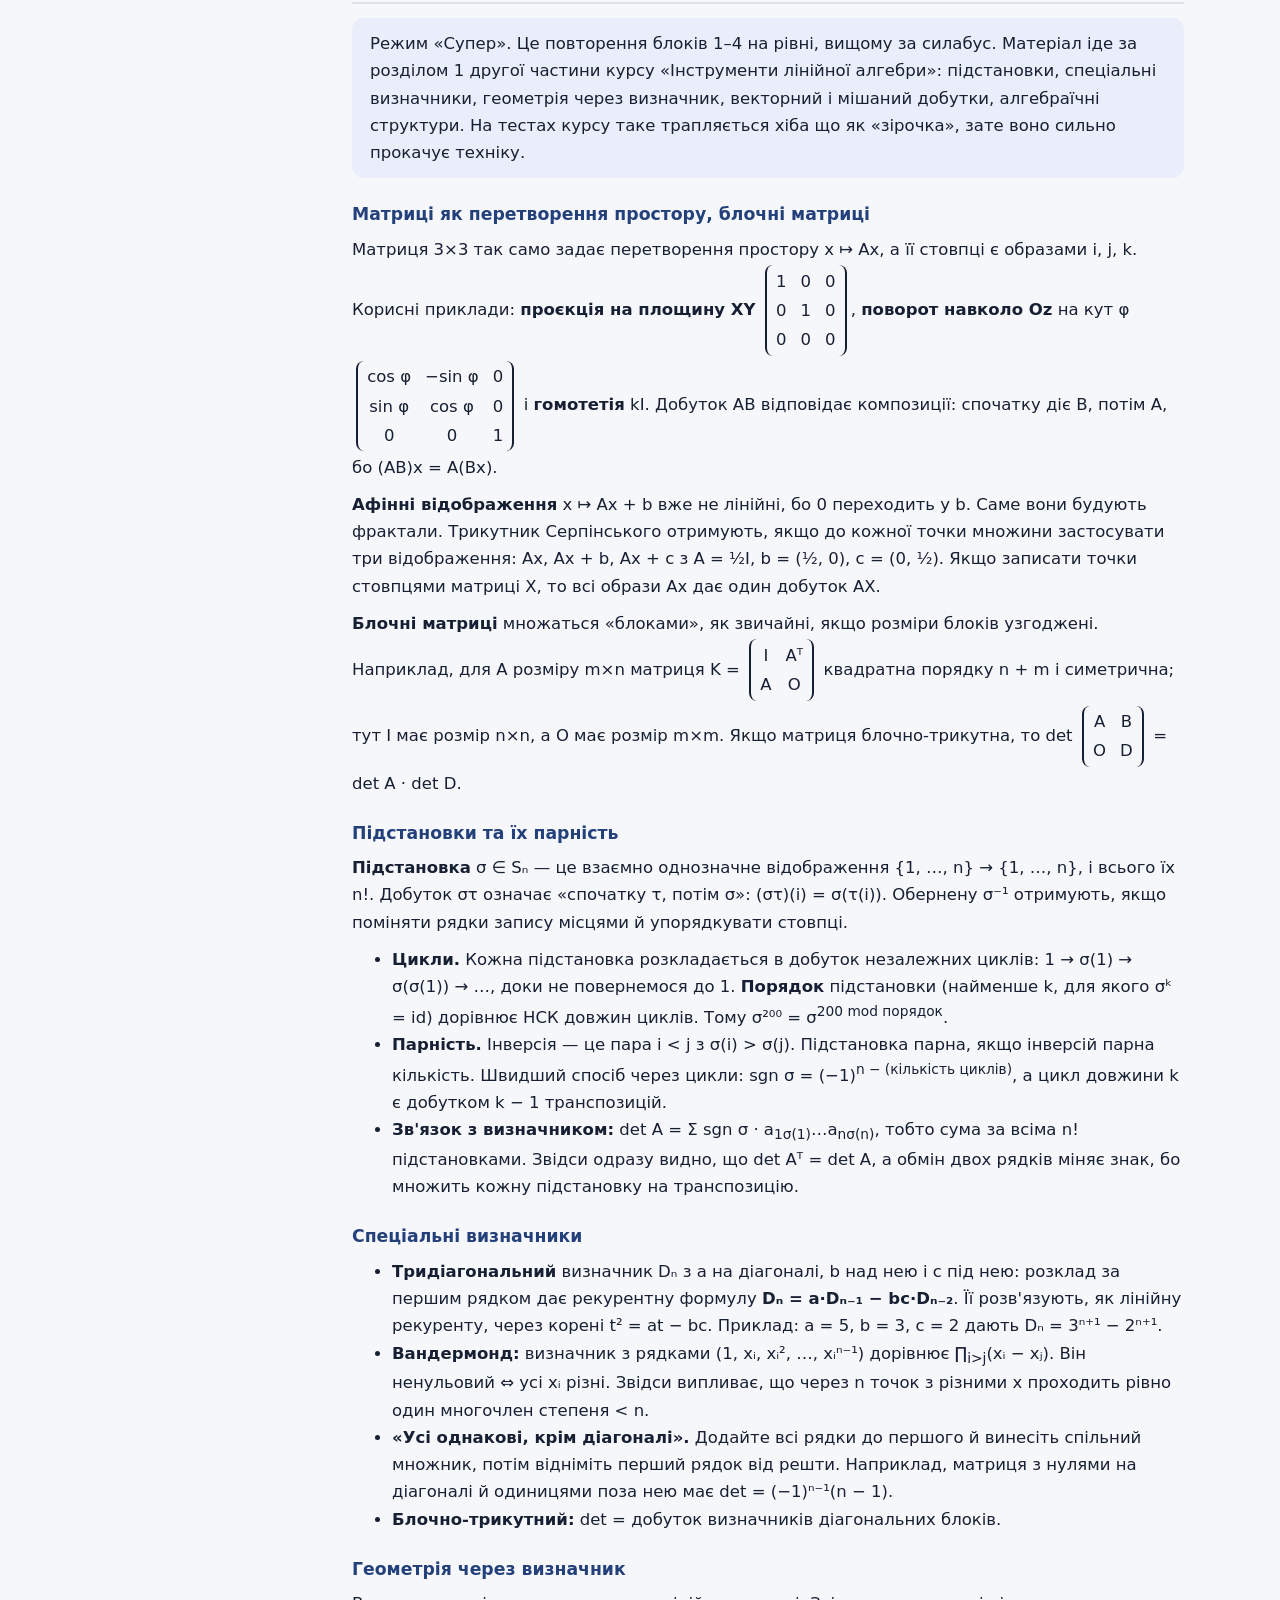
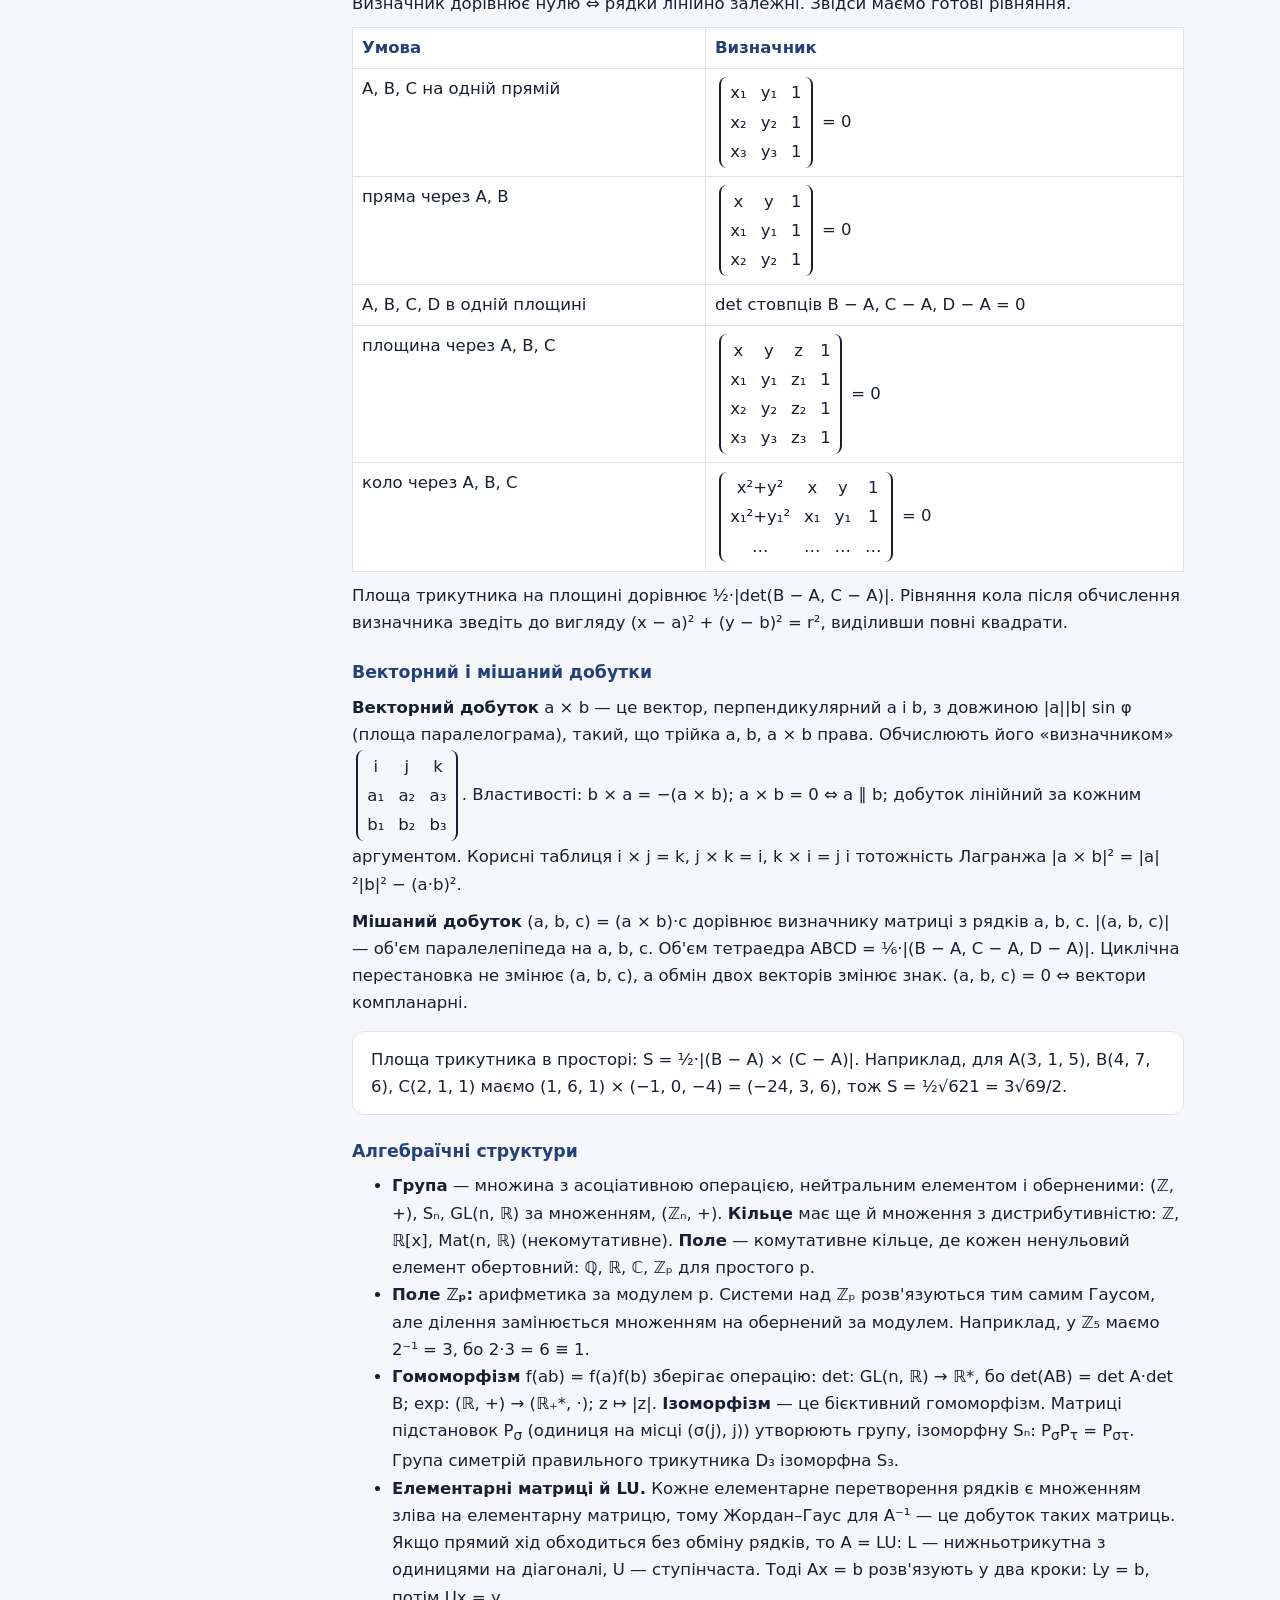
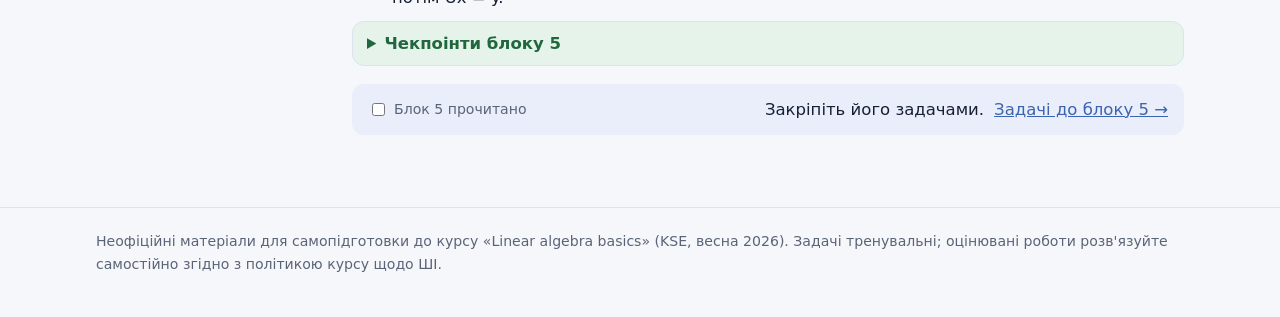
<file: material.html>
<!doctype html>
<html lang="uk"><head><meta charset="utf-8">
<meta http-equiv="Content-Security-Policy" content="default-src 'self'; script-src 'self' 'sha256-HQ9kzVjKcI8MHDwqeMI5WxNUyQovLOeMaCUZct860l4='; style-src 'self' 'unsafe-inline' https://fonts.googleapis.com; font-src https://fonts.gstatic.com; img-src 'self' data:; connect-src 'self'; manifest-src 'self'; worker-src 'self'; base-uri 'self'; form-action 'none'; object-src 'none'">

<meta name="viewport" content="width=device-width, initial-scale=1, viewport-fit=cover">
<title>Конспект з лінійної алгебри</title>
<meta name="description" content="Стислий конспект чотирьох тем курсу з чекпоінтами">
<link rel="icon" href="data:image/svg+xml,%3Csvg xmlns='http://www.w3.org/2000/svg' viewBox='0 0 32 32'%3E%3Crect width='32' height='32' rx='7' fill='%2323407a'/%3E%3Ctext x='16' y='22' font-size='15' font-family='sans-serif' font-weight='700' fill='white' text-anchor='middle'%3EAx%3C/text%3E%3C/svg%3E">
<link rel="preconnect" href="https://fonts.googleapis.com"><link rel="preconnect" href="https://fonts.gstatic.com" crossorigin>
<link rel="stylesheet" href="https://fonts.googleapis.com/css2?family=Inter:wght@400;600&family=JetBrains+Mono:wght@700&family=Manrope:wght@600;800&display=swap">
<link rel="stylesheet" href="assets/style.css?v=22">
<script>try{var t=localStorage.getItem("linal-theme");if(t)document.documentElement.setAttribute("data-theme",t)}catch(e){}try{document.documentElement.setAttribute("data-mode",localStorage.getItem("linal-mode")||"super")}catch(e){document.documentElement.setAttribute("data-mode","super")}</script>
<meta property="og:type" content="website">
<meta property="og:site_name" content="Лінал · екстерн">
<meta property="og:title" content="Конспект з лінійної алгебри">
<meta property="og:description" content="Стислий конспект чотирьох тем курсу з чекпоінтами">
<meta property="og:url" content="https://dexipua.github.io/linal-extern/material.html">
<meta property="og:image" content="https://dexipua.github.io/linal-extern/assets/icons/icon-512.png">
<meta property="og:locale" content="uk_UA">
<meta name="twitter:card" content="summary">
<link rel="canonical" href="https://dexipua.github.io/linal-extern/material.html">
<link rel="manifest" href="manifest.webmanifest">
<link rel="apple-touch-icon" href="assets/icons/apple-touch-icon.png">
<meta name="theme-color" content="#23407a">
<meta name="apple-mobile-web-app-capable" content="yes">
<meta name="apple-mobile-web-app-title" content="Лінал">
</head><body>
<header class="top"><div class="wrap wide"><a class="brand" href="index.html"><i>Ax</i>Лінал<span class="bx"> · екстерн</span></a><nav aria-label="Розділи"><a href="index.html">Головна</a><a href="material.html" aria-current="page">Конспект</a><a href="problems.html">Задачі</a><a href="trainer.html">Тренажер</a><a href="lab.html">Лабораторія</a><a href="tests.html">Контрольні</a><a href="cheatsheet.html">Шпаргалка</a></nav></div></header>
<main><div class="wrap wide">
<div class="layout"><nav class="toc" aria-label="Зміст"><a class="" href="#b1">Блок 1. СЛАР і метод Жордана–Гаусса</a><a class="sub" href="#s1">Дві картини однієї системи</a><a class="sub" href="#s2">Алгоритм</a><a class="sub" href="#s3">Скільки розв’язків (ранг r = число ненульових рядків)</a><a class="sub" href="#s4">Системи з параметром</a><a class="sub" href="#s5">Моделювання (типові задачі на тестах)</a><a class="" href="#b2">Блок 2. Вектори й матриці</a><a class="sub" href="#s6">Вектори, лінійна комбінація, залежність</a><a class="sub" href="#s7">Підпростір</a><a class="sub" href="#s8">Типи матриць</a><a class="sub" href="#s9">Множення: розуміння</a><a class="sub" href="#s10">Властивості</a><a class="sub" href="#s11">Степені та многочлени від матриці</a><a class="" href="#b3">Блок 3. Визначники й обернена матриця</a><a class="sub" href="#s12">Обчислення</a><a class="sub" href="#s13">Властивості</a><a class="sub" href="#s14">Що означає det</a><a class="sub" href="#s15">Обернена матриця: три способи</a><a class="sub" href="#s16">Розв’язання через обернену</a><a class="" href="#b4">Блок 4. Геометричні перетворення площини</a><a class="" href="#b5" data-x="1">Блок 5. інструменти глибше</a><a class="sub" href="#x1" data-x="1">Матриці як перетворення простору, блочні матриці</a><a class="sub" href="#x2" data-x="1">Підстановки та їх парність</a><a class="sub" href="#x3" data-x="1">Спеціальні визначники</a><a class="sub" href="#x4" data-x="1">Геометрія через визначник</a><a class="sub" href="#x5" data-x="1">Векторний і мішаний добутки</a><a class="sub" href="#x6" data-x="1">Алгебраїчні структури</a><a class="" href="#b6" data-d="1">Блок 6. лінійні простори</a><a class="sub" href="#y1" data-d="1">Лінійний простір і підпростір</a><a class="sub" href="#d1" data-d="1">Лінійна незалежність, базис, розмірність</a><a class="sub" href="#d3" data-d="1">Матриця переходу між базисами</a><a class="sub" href="#y2" data-d="1">Ранг матриці</a><a class="sub" href="#d2" data-d="1">Чотири основні простори й теорія СЛАР</a><a class="sub" href="#y3" data-d="1">Сума, перетин, пряма сума</a><a class="sub" href="#y4" data-d="1">Простори над скінченними полями</a><a class="sub" href="#d8" data-d="1">Чому працюють методи: доведення</a><a class="" href="#b7" data-d="1">Блок 7. евклідові простори</a><a class="sub" href="#d6" data-d="1">Скалярний добуток, норма, нерівність Коші–Буняковського</a><a class="sub" href="#y5" data-d="1">Ортогональність і процес Грама–Шмідта</a><a class="sub" href="#y6" data-d="1">Ортогональне доповнення й проєкція на підпростір</a><a class="sub" href="#y7" data-d="1">Відстані й кути між лінійними об'єктами</a><a class="sub" href="#d7" data-d="1">Метод найменших квадратів</a><a class="" href="#b8" data-d="1">Блок 8. лінійні перетворення</a><a class="sub" href="#y8" data-d="1">Лінійний оператор і його матриця</a><a class="sub" href="#y9" data-d="1">Зміна матриці при заміні базису, подібність</a><a class="sub" href="#y10" data-d="1">Ядро й образ оператора</a><a class="sub" href="#d4" data-d="1">Власні значення і власні вектори</a><a class="sub" href="#d5" data-d="1">Діагоналізація і степені матриць</a><a class="sub" href="#y11" data-d="1">Симетричні матриці: зведення до головних осей</a></nav><article>
<p class="eyebrow">Теорія</p>
<h1>Конспект</h1>
<p class="mut">Блоки 1–4 — чотири теми силабуса в порядку курсу: СЛАР → матриці → визначники й обернена → геометрія. Абзаци «Додатково» і блок 5 з'являються в режимі «Супер», блоки 6–8 — у «Поглибленому»; для тестів вони не обов'язкові.</p>
<div class="card"><b>Орієнтовний час (≈ 4,5 год):</b> Блок 1 — 60 хв · Блок 2 — 50 хв · Блок 3 — 70 хв · Блок 4 — 30 хв · пробний тест — 60 хв.<br>
Метод: читаєте блок → відповідаєте на «чекпоінти» → розв’язуєте задачі цього блоку з файлу практики → лише потім розкриваєте розв’язки. Ви вже знаєте метод Гауса, транспонування, діагональні матриці, множення «рядок на стовпець», додавання й множення на скаляр, тому тут ці теми лише згадані.</div>
<h2 id="b1">Блок 1. СЛАР і метод Жордана–Гаусса</h2>
<h3 id="s1">Дві картини однієї системи</h3>
<p><b>Рядкова:</b> кожне рівняння — пряма (на площині) або площина (у просторі); розв’язок — їхній спільний перетин. <b>Стовпцева:</b> Ax = x₁a₁ + … + xₙaₙ, тож система розв’язна тоді й лише тоді, коли b є <b>лінійною комбінацією стовпців</b> A, а розв’язок — коефіцієнти цієї комбінації. Друга картина пояснює майже все далі (залежність, ранг, обернену).</p>
<h3 id="s2">Алгоритм</h3>
<ol><li>Запишіть [A | b].</li>
<li>Прямий хід: для кожного стовпця оберіть ведучий елемент (краще ±1; для цього міняйте рядки), занулюйте все <b>під</b> ним.</li>
<li>Зворотний хід: занулюйте елементи <b>над</b> ведучими, діліть рядки, щоб ведучі стали 1.</li>
<li>Читайте відповідь. Дозволені дії: поміняти рядки; помножити рядок на число ≠ 0; додати до рядка інший, помножений на число. Вони не змінюють множини розв’язків.</li></ol>
<h3 id="s3">Скільки розв’язків (ранг r = число ненульових рядків)</h3>
<div class="sc"><table><tr><th>Після зведення</th><th>Висновок</th></tr>
<tr><td>з’явився рядок <b>0 … 0 | c</b>, c ≠ 0</td><td>несумісна, розв’язків немає</td></tr>
<tr><td>сумісна й r = n (кількість невідомих)</td><td>єдиний розв’язок</td></tr>
<tr><td>сумісна й r &lt; n</td><td>безліч розв’язків; вільних змінних n − r, їх позначають t, s, …</td></tr></table></div>
<p><b>Однорідна система</b> (b = 0) завжди має розв’язок x = 0. Нетривіальні розв’язки є ⇔ r &lt; n; для квадратної матриці це ⇔ det A = 0.</p>
<h3 id="s4">Системи з параметром</h3>
<p>Зводьте матрицю <b>не ділячи на вираз із параметром</b>. В останньому рядку отримаєте (щось)·z = (щось). Розгляньте окремо: коефіцієнт ≠ 0 (єдиний розв’язок), коефіцієнт = 0 і права частина ≠ 0 (нема), обидва = 0 (безліч). Для квадратної системи швидкий шлях: знайдіть det як функцію параметра, його нулі — «підозрілі» значення; їх розбирайте окремо.</p>
<h3 id="s5">Моделювання (типові задачі на тестах)</h3>
<p>1) Оберіть невідомі (ціни, суми вкладів). 2) На кожну умову — рівняння. 3) Розв’яжіть. 4) Перевірте підстановкою в <b>текстову</b> умову й дайте відповідь словами з одиницями.</p>
<p><b>Правило Крамера</b> (для квадратної системи з Δ = det A ≠ 0): xⱼ = Δⱼ/Δ, де Δⱼ — визначник, у якому j-й стовпець замінено на b. Для 2×2: Δ = a₁₁a₂₂ − a₁₂a₂₁. Практично Гаус швидший, Крамер зручний для 2×2 і для параметрів.</p>
<details class="chk"><summary>Чекпоінти блоку 1</summary>
<p>1) Як за ступінчатим виглядом побачити, що система несумісна? <i>Рядок 0…0 | c, c ≠ 0.</i><br>
2) Система 3×3 має r = 2 і сумісна. Скільки вільних змінних? <i>3 − 2 = 1.</i><br>
3) Чому однорідна система ніколи не несумісна? <i>x = 0 завжди розв’язок.</i></p></details>

<div class="next"><label class="chkl"><input type="checkbox" data-read="b1" id="rd-b1"> Блок 1 прочитано</label><span>Закріпіть його задачами.</span><a href="problems.html#b1">Задачі до блоку 1 →</a></div>
<h2 id="b2">Блок 2. Вектори й матриці</h2>
<h3 id="s6">Вектори, лінійна комбінація, залежність</h3>
<p>Вектори додаються й множаться на число поелементно. <b>Лінійна комбінація</b> α₁a₁ + … + αₖaₖ. Система <b>лінійно залежна</b>, якщо існує комбінація з не всіма нульовими коефіцієнтами, що дорівнює 0; рівносильно, один вектор виражається через решту. <b>Практичний тест:</b> складіть матрицю зі стовпців і зведіть її; якщо ранг &lt; кількості векторів — залежні. Для n векторів у ℝⁿ: залежні ⇔ det = 0.</p>
<h3 id="s7">Підпростір</h3>
<p>Підмножина W ⊂ V — підпростір, якщо (1) 0 ∈ W (найшвидша перевірка на «ні»), (2) a + b ∈ W для a, b ∈ W, (3) λa ∈ W. Приклади: {x + y + z = 0} — так; {x + y + z = 1} — ні (нема нуля); {xy = 0} — ні (не замкнена за додаванням); лінійна оболонка будь-яких векторів — так. Множини симетричних, діагональних, верхньотрикутних матриць — підпростори Mat(n, ℝ).</p>
<h3 id="s8">Типи матриць</h3>
<p>Діагональна, скалярна λI, одинична I, верхня/нижня трикутна; <b>симетрична</b> S = Sᵀ; <b>кососиметрична</b> K = −Kᵀ (на діагоналі нулі).</p>
<h3 id="s9">Множення: розуміння</h3>
<p>Розміри: (m×n)(n×p) → m×p, внутрішні розміри збігаються. Чотири погляди на AB:</p>
<ul><li><b>рядок × стовпець:</b> cᵢⱼ = (рядок i матриці A)·(стовпець j матриці B);</li>
<li><b>«стовпчиками»:</b> j-й стовпець AB = A·(j-й стовпець B) — лінійна комбінація стовпців A з коефіцієнтами з b<sub>j</sub>;</li>
<li><b>«рядками»:</b> i-й рядок AB = (i-й рядок A)·B — лінійна комбінація рядків B;</li>
<li><b>стовпець × рядок:</b> AB = сума добутків (стовпець k матриці A)·(рядок k матриці B).</li></ul>
<div class="card">Приклад: <span class="M">1 0 1; 1 0 1; 1 0 1</span>·<span class="M">1; 2; 3</span> = 1·(стовпець 1) + 2·(стовпець 2) + 3·(стовпець 3) = <span class="M">4; 4; 4</span>.</div>
<h3 id="s10">Властивості</h3>
<ul><li>(AB)C = A(BC); A(B+C) = AB + AC; AI = IA = A.</li>
<li><b>AB ≠ BA</b> загалом (обидва добутки можуть навіть мати різні розміри). Причина: AB — «спочатку B, потім A», порядок перетворень важливий.</li>
<li><b>(AB)ᵀ = BᵀAᵀ</b>; (A+B)ᵀ = Aᵀ+Bᵀ; (λA)ᵀ = λAᵀ.</li>
<li>AB = O <b>не означає</b>, що A = O або B = O. Також (A+B)² ≠ A² + 2AB + B², а = A² + AB + BA + B².</li>
<li>Діагональна матриця D: DA масштабує <b>рядки</b> A, AD масштабує <b>стовпці</b>.</li>
<li>AᵀA і AAᵀ завжди визначені, квадратні й симетричні.</li>
<li>Матриця, що комутує з усіма матрицями порядку n, — скалярна (λI).</li></ul>
<h3 id="s11">Степені та многочлени від матриці</h3>
<p>Обчисліть Aᵏ для k = 2, 3, виведіть закономірність, доведіть індукцією. Наприклад, <span class="M">1 1; 0 1</span><sup>n</sup> = <span class="M">1 n; 0 1</span>. Многочлен f(A) = A³ − 3A + 2I: вільний член множиться на <b>I</b>.</p>
<details class="chk"><summary>Чекпоінти блоку 2</summary>
<p>1) A — 2×3, B — 3×4. Які розміри AB? Чи існує BA? <i>2×4; ні (4 ≠ 2).</i><br>
2) Чи завжди (A+B)(A−B) = A² − B²? <i>Ні: = A² − AB + BA − B².</i><br>
3) Як записати Ax через стовпці A? <i>x₁a₁ + … + xₙaₙ.</i></p></details>

<div class="next"><label class="chkl"><input type="checkbox" data-read="b2" id="rd-b2"> Блок 2 прочитано</label><span>Закріпіть його задачами.</span><a href="problems.html#b2">Задачі до блоку 2 →</a></div>
<h2 id="b3">Блок 3. Визначники й обернена матриця</h2>
<h3 id="s12">Обчислення</h3>
<ul><li><b>2×2:</b> ad − bc.</li>
<li><b>3×3 (Саррюс):</b> a₁₁a₂₂a₃₃ + a₁₂a₂₃a₃₁ + a₁₃a₂₁a₃₂ − a₁₃a₂₂a₃₁ − a₁₂a₂₁a₃₃ − a₁₁a₂₃a₃₂. Правило Саррюса — лише для 3×3.</li>
<li><b>Розклад за рядком/стовпцем:</b> det A = Σⱼ aᵢⱼAᵢⱼ, Aᵢⱼ = (−1)<sup>i+j</sup>·Mᵢⱼ, де Mᵢⱼ — мінор (викреслили рядок i і стовпець j). Знаки — «шахівниця» + − + / − + − / + − +. Обирайте рядок із найбільшою кількістю нулів.</li>
<li><b>Зведення до трикутної матриці</b> (найкраще для 4×4 і більше): det = добуток діагоналі, але <b>обмін рядків міняє знак</b>, множення рядка на k множить det на k, а додавання кратного іншого рядка det не змінює.</li></ul>
<h3 id="s13">Властивості</h3>
<div class="sc"><table>
<tr><td>det Aᵀ = det A</td><td>det(AB) = det A · det B</td></tr>
<tr><td>det(kA) = kⁿ det A</td><td>det A⁻¹ = 1/det A</td></tr>
<tr><td>обмін двох рядків: знак «−»</td><td>два однакові/пропорційні рядки: det = 0</td></tr>
<tr><td>нульовий рядок: det = 0</td><td>рядок · k ⇒ det · k</td></tr>
<tr><td>додати до рядка кратне іншого: det не змінюється</td><td>det(A+B) ≠ det A + det B</td></tr></table></div>
<p>Усі властивості рядків справедливі й для стовпців. det трикутної матриці = добуток діагоналі; det I = 1.</p>
<h3 id="s14">Що означає det</h3>
<p>|det A| — у скільки разів перетворення x ↦ Ax змінює площі (у 3D — об’єми). Знак «−» означає зміну орієнтації (дзеркальність). det = 0 — площина «схлопується» на пряму чи точку: інформація втрачається, оберненого перетворення немає.</p>
<div class="card"><b>Критерій невиродженості.</b> Для квадратної A рівносильні: det A ≠ 0 ⇔ A⁻¹ існує ⇔ rank A = n ⇔ стовпці (рядки) лінійно незалежні ⇔ Ax = 0 має лише розв’язок x = 0 ⇔ Ax = b має єдиний розв’язок для кожного b.</div>
<h3 id="s15">Обернена матриця: три способи</h3>
<ol><li><b>2×2:</b> <span class="M">a b; c d</span><sup>−1</sup> = (1/(ad−bc))·<span class="M">d -b; -c a</span>.</li>
<li><b>Жордан–Гаус:</b> [A | I] → [I | A⁻¹]. Основний спосіб для 3×3 і більше. Якщо зліва виник нульовий рядок, A вироджена.</li>
<li data-x="1"><b>Через приєднану:</b> A⁻¹ = (1/det A)·adj A, де adj A — транспонована матриця алгебраїчних доповнень. Корисно для теорії.</li></ol>
<p><b>Властивості:</b> (AB)⁻¹ = B⁻¹A⁻¹ (порядок змінюється!); (Aᵀ)⁻¹ = (A⁻¹)ᵀ; (A⁻¹)⁻¹ = A; обернена єдина. <b>Перевірка:</b> AA⁻¹ = I.</p>
<h3 id="s16">Розв’язання через обернену</h3>
<p>Ax = b ⇒ <b>x = A⁻¹b</b>. Матричні рівняння: AX = B ⇒ X = A⁻¹B (A⁻¹ зліва); XA = B ⇒ X = BA⁻¹ (A⁻¹ справа). Порядок множників критичний.</p>
<p class="ext"><b>Додатково:</b> A·adj A = det A·I; det(adj A) = (det A)ⁿ⁻¹; обертовні матриці утворюють групу GL(n, F); подібні матриці B = T⁻¹AT мають однаковий det; ортогональна матриця (QᵀQ = I) має det = ±1; визначник Вандермонда дорівнює ∏(xᵢ − xⱼ), i &gt; j.</p>
<details class="chk"><summary>Чекпоінти блоку 3</summary>
<p>1) A — 3×3, det A = 5. Чому дорівнює det(2A)? <i>8·5 = 40.</i><br>
2) Чому (AB)⁻¹ = B⁻¹A⁻¹? <i>(AB)(B⁻¹A⁻¹) = A(BB⁻¹)A⁻¹ = AA⁻¹ = I.</i><br>
3) Що означає det = 0 геометрично? <i>Площі «схлопуються» в нуль, перетворення незворотне.</i></p></details>

<div class="next"><label class="chkl"><input type="checkbox" data-read="b3" id="rd-b3"> Блок 3 прочитано</label><span>Закріпіть його задачами.</span><a href="problems.html#b3">Задачі до блоку 3 →</a></div>
<h2 id="b4">Блок 4. Геометричні перетворення площини</h2>
<p><b>Головна ідея:</b> матриця A задає перетворення x ↦ Ax. Її <b>стовпці — образи базисних векторів</b> e₁ = (1,0) і e₂ = (0,1). Тому матрицю будь-якого лінійного перетворення можна побудувати, дізнавшись, куди переходять e₁ і e₂.</p>
<div class="sc"><table><tr><th>Перетворення</th><th>Матриця</th><th>det</th></tr>
<tr><td>Поворот на φ проти годинникової</td><td><span class="M">cos φ -sin φ; sin φ cos φ</span></td><td>1</td></tr>
<tr><td>Симетрія відносно Ox</td><td><span class="M">1 0; 0 -1</span></td><td>−1</td></tr>
<tr><td>Симетрія відносно Oy</td><td><span class="M">-1 0; 0 1</span></td><td>−1</td></tr>
<tr><td>Симетрія відносно y = x</td><td><span class="M">0 1; 1 0</span></td><td>−1</td></tr>
<tr><td>Симетрія відносно y = −x</td><td><span class="M">0 -1; -1 0</span></td><td>−1</td></tr>
<tr><td>Розтяг: ×a по x, ×b по y</td><td><span class="M">a 0; 0 b</span></td><td>ab</td></tr>
<tr><td>Поворот на 180° (центральна симетрія)</td><td><span class="M">-1 0; 0 -1</span></td><td>1</td></tr>
<tr><td>Проєкція на Ox (<b>необоротна</b>)</td><td><span class="M">1 0; 0 0</span></td><td>0</td></tr></table></div>
<p><b>Значення для поворотів:</b> 30°: cos = √3/2, sin = 1/2; 45°: √2/2, √2/2; 60°: 1/2, √3/2; 90°: 0, 1.</p>
<div class="warn"><b>Композиція.</b> «Спочатку A, потім B» = матриця <b>B·A</b> (читайте справа наліво, як застосування функцій). Обернене перетворення = A⁻¹; для повороту R(φ)⁻¹ = R(−φ) = R(φ)ᵀ, симетрія обернена сама до себе. Площі змінюються у |det| разів; det &gt; 0 зберігає орієнтацію.</div>
<p class="ext"><b>Додатково:</b> симетрія відносно прямої, що проходить через початок під кутом θ до Ox, має матрицю <span class="M">cos2θ sin2θ; sin2θ -cos2θ</span>. Поворот — це добуток двох симетрій.</p>
<details class="chk"><summary>Чекпоінти блоку 4</summary>
<p>1) Куди переходить (1,0) під поворотом на 90°? <i>(0,1) — це перший стовпець.</i><br>
2) Яка матриця «симетрія Ox, потім поворот на 90°»? <i>R·S = [[0,1],[1,0]] — симетрія відносно y = x.</i><br>
3) Чому проєкція не має оберненої? <i>Різні точки (x,y) і (x,y′) мають один образ; det = 0.</i></p></details>

<div class="next"><label class="chkl"><input type="checkbox" data-read="b4" id="rd-b4"> Блок 4 прочитано</label><span>Закріпіть його задачами.</span><a href="problems.html#b4">Задачі до блоку 4 →</a></div>
<h2 id="b5" data-x="1">Блок 5. Супер: інструменти глибше</h2>
<div class="note" data-x="1">Режим «Супер». Це повторення блоків 1–4 на рівні, вищому за силабус. Матеріал іде за розділом 1 другої частини курсу «Інструменти лінійної алгебри»: підстановки, спеціальні визначники, геометрія через визначник, векторний і мішаний добутки, алгебраїчні структури. На тестах курсу таке трапляється хіба що як «зірочка», зате воно сильно прокачує техніку.</div>

<h3 id="x1" data-x="1">Матриці як перетворення простору, блочні матриці</h3>
<p data-x="1">Матриця 3×3 так само задає перетворення простору x ↦ Ax, а її стовпці є образами i, j, k. Корисні приклади: <b>проєкція на площину XY</b> <span class="M">1 0 0; 0 1 0; 0 0 0</span>, <b>поворот навколо Oz</b> на кут φ <span class="M">cos φ -sin φ 0; sin φ cos φ 0; 0 0 1</span> і <b>гомотетія</b> kI. Добуток AB відповідає композиції: спочатку діє B, потім A, бо (AB)x = A(Bx).</p>
<p data-x="1"><b>Афінні відображення</b> x ↦ Ax + b вже не лінійні, бо 0 переходить у b. Саме вони будують фрактали. Трикутник Серпінського отримують, якщо до кожної точки множини застосувати три відображення: Ax, Ax + b, Ax + c з A = ½I, b = (½, 0), c = (0, ½). Якщо записати точки стовпцями матриці X, то всі образи Ax дає один добуток AX.</p>
<p data-x="1"><b>Блочні матриці</b> множаться «блоками», як звичайні, якщо розміри блоків узгоджені. Наприклад, для A розміру m×n матриця K = <span class="M">I Aᵀ; A O</span> квадратна порядку n + m і симетрична; тут I має розмір n×n, а O має розмір m×m. Якщо матриця блочно-трикутна, то det <span class="M">A B; O D</span> = det A · det D.</p>

<h3 id="x2" data-x="1">Підстановки та їх парність</h3>
<p data-x="1"><b>Підстановка</b> σ ∈ Sₙ — це взаємно однозначне відображення {1, …, n} → {1, …, n}, і всього їх n!. Добуток στ означає «спочатку τ, потім σ»: (στ)(i) = σ(τ(i)). Обернену σ⁻¹ отримують, якщо поміняти рядки запису місцями й упорядкувати стовпці.</p>
<ul data-x="1"><li><b>Цикли.</b> Кожна підстановка розкладається в добуток незалежних циклів: 1 → σ(1) → σ(σ(1)) → …, доки не повернемося до 1. <b>Порядок</b> підстановки (найменше k, для якого σᵏ = id) дорівнює НСК довжин циклів. Тому σ²⁰⁰ = σ<sup>200 mod порядок</sup>.</li>
<li><b>Парність.</b> Інверсія — це пара i &lt; j з σ(i) &gt; σ(j). Підстановка парна, якщо інверсій парна кількість. Швидший спосіб через цикли: sgn σ = (−1)<sup>n − (кількість циклів)</sup>, а цикл довжини k є добутком k − 1 транспозицій.</li>
<li><b>Зв'язок з визначником:</b> det A = Σ sgn σ · a<sub>1σ(1)</sub>…a<sub>nσ(n)</sub>, тобто сума за всіма n! підстановками. Звідси одразу видно, що det Aᵀ = det A, а обмін двох рядків міняє знак, бо множить кожну підстановку на транспозицію.</li></ul>

<h3 id="x3" data-x="1">Спеціальні визначники</h3>
<ul data-x="1"><li><b>Тридіагональний</b> визначник Dₙ з a на діагоналі, b над нею і c під нею: розклад за першим рядком дає рекурентну формулу <b>Dₙ = a·Dₙ₋₁ − bc·Dₙ₋₂</b>. Її розв'язують, як лінійну рекуренту, через корені t² = at − bc. Приклад: a = 5, b = 3, c = 2 дають Dₙ = 3ⁿ⁺¹ − 2ⁿ⁺¹.</li>
<li><b>Вандермонд:</b> визначник з рядками (1, xᵢ, xᵢ², …, xᵢⁿ⁻¹) дорівнює ∏<sub>i&gt;j</sub>(xᵢ − xⱼ). Він ненульовий ⇔ усі xᵢ різні. Звідси випливає, що через n точок з різними x проходить рівно один многочлен степеня &lt; n.</li>
<li><b>«Усі однакові, крім діагоналі».</b> Додайте всі рядки до першого й винесіть спільний множник, потім відніміть перший рядок від решти. Наприклад, матриця з нулями на діагоналі й одиницями поза нею має det = (−1)ⁿ⁻¹(n − 1).</li>
<li><b>Блочно-трикутний:</b> det = добуток визначників діагональних блоків.</li></ul>

<h3 id="x4" data-x="1">Геометрія через визначник</h3>
<p data-x="1">Визначник дорівнює нулю ⇔ рядки лінійно залежні. Звідси маємо готові рівняння.</p>
<div class="sc" data-x="1"><table><tr><th>Умова</th><th>Визначник</th></tr>
<tr><td>A, B, C на одній прямій</td><td><span class="M">x₁ y₁ 1; x₂ y₂ 1; x₃ y₃ 1</span> = 0</td></tr>
<tr><td>пряма через A, B</td><td><span class="M">x y 1; x₁ y₁ 1; x₂ y₂ 1</span> = 0</td></tr>
<tr><td>A, B, C, D в одній площині</td><td>det стовпців B − A, C − A, D − A = 0</td></tr>
<tr><td>площина через A, B, C</td><td><span class="M">x y z 1; x₁ y₁ z₁ 1; x₂ y₂ z₂ 1; x₃ y₃ z₃ 1</span> = 0</td></tr>
<tr><td>коло через A, B, C</td><td><span class="M">x²+y² x y 1; x₁²+y₁² x₁ y₁ 1; … … … …</span> = 0</td></tr></table></div>
<p data-x="1">Площа трикутника на площині дорівнює ½·|det(B − A, C − A)|. Рівняння кола після обчислення визначника зведіть до вигляду (x − a)² + (y − b)² = r², виділивши повні квадрати.</p>

<h3 id="x5" data-x="1">Векторний і мішаний добутки</h3>
<p data-x="1"><b>Векторний добуток</b> a × b — це вектор, перпендикулярний a і b, з довжиною |a||b| sin φ (площа паралелограма), такий, що трійка a, b, a × b права. Обчислюють його «визначником» <span class="M">i j k; a₁ a₂ a₃; b₁ b₂ b₃</span>. Властивості: b × a = −(a × b); a × b = 0 ⇔ a ∥ b; добуток лінійний за кожним аргументом. Корисні таблиця i × j = k, j × k = i, k × i = j і тотожність Лагранжа |a × b|² = |a|²|b|² − (a·b)².</p>
<p data-x="1"><b>Мішаний добуток</b> (a, b, c) = (a × b)·c дорівнює визначнику матриці з рядків a, b, c. |(a, b, c)| — об'єм паралелепіпеда на a, b, c. Об'єм тетраедра ABCD = ⅙·|(B − A, C − A, D − A)|. Циклічна перестановка не змінює (a, b, c), а обмін двох векторів змінює знак. (a, b, c) = 0 ⇔ вектори компланарні.</p>
<div class="card" data-x="1">Площа трикутника в просторі: S = ½·|(B − A) × (C − A)|. Наприклад, для A(3, 1, 5), B(4, 7, 6), C(2, 1, 1) маємо (1, 6, 1) × (−1, 0, −4) = (−24, 3, 6), тож S = ½√621 = 3√69/2.</div>

<h3 id="x6" data-x="1">Алгебраїчні структури</h3>
<ul data-x="1"><li><b>Група</b> — множина з асоціативною операцією, нейтральним елементом і оберненими: (ℤ, +), Sₙ, GL(n, ℝ) за множенням, (ℤₙ, +). <b>Кільце</b> має ще й множення з дистрибутивністю: ℤ, ℝ[x], Mat(n, ℝ) (некомутативне). <b>Поле</b> — комутативне кільце, де кожен ненульовий елемент обертовний: ℚ, ℝ, ℂ, ℤₚ для простого p.</li>
<li><b>Поле ℤₚ:</b> арифметика за модулем p. Системи над ℤₚ розв'язуються тим самим Гаусом, але ділення замінюється множенням на обернений за модулем. Наприклад, у ℤ₅ маємо 2⁻¹ = 3, бо 2·3 = 6 ≡ 1.</li>
<li><b>Гомоморфізм</b> f(ab) = f(a)f(b) зберігає операцію: det: GL(n, ℝ) → ℝ*, бо det(AB) = det A·det B; exp: (ℝ, +) → (ℝ₊*, ·); z ↦ |z|. <b>Ізоморфізм</b> — це бієктивний гомоморфізм. Матриці підстановок P<sub>σ</sub> (одиниця на місці (σ(j), j)) утворюють групу, ізоморфну Sₙ: P<sub>σ</sub>P<sub>τ</sub> = P<sub>στ</sub>. Група симетрій правильного трикутника D₃ ізоморфна S₃.</li>
<li><b>Елементарні матриці й LU.</b> Кожне елементарне перетворення рядків є множенням зліва на елементарну матрицю, тому Жордан–Гаус для A⁻¹ — це добуток таких матриць. Якщо прямий хід обходиться без обміну рядків, то A = LU: L — нижньотрикутна з одиницями на діагоналі, U — ступінчаста. Тоді Ax = b розв'язують у два кроки: Ly = b, потім Ux = y.</li></ul>
<details class="chk" data-x="1"><summary>Чекпоінти блоку 5</summary>
<p>1) σ має цикли довжин 3 і 2. Чому дорівнює σ⁶? <i>id, бо порядок НСК(3, 2) = 6.</i><br>
2) Чому мішаний добуток трьох компланарних векторів дорівнює 0? <i>Вони лінійно залежні, тож визначник нульовий; геометрично паралелепіпед «сплющений».</i><br>
3) Як за визначником перевірити, що три точки площини колінеарні? <i>det з рядками (xᵢ, yᵢ, 1) дорівнює 0.</i></p></details>
<div class="next" data-x="1"><label class="chkl"><input type="checkbox" data-read="b5" id="rd-b5"> Блок 5 прочитано</label><span>Закріпіть його задачами.</span><a href="problems.html#b5">Задачі до блоку 5 →</a></div>

<h2 id="b6" data-d="1">Блок 6. Поглиблено: лінійні простори</h2>
<div class="note" data-d="1">Режим «Поглиблений». Блоки 6–8 повторюють структуру другої частини курсу (розділи 2–4): лінійні простори, евклідові простори, лінійні перетворення. Вони пояснюють, <b>чому</b> працюють методи з блоків 1–4, і готують до наступних курсів: статистики, оптимізації, машинного навчання. Для тестів «Linear algebra basics» вони не обов'язкові.</div>

<h3 id="y1" data-d="1">Лінійний простір і підпростір</h3>
<p data-d="1"><b>Лінійний простір</b> V над полем F — це абелева група (V, +) з множенням на скаляри, для якого λ(μa) = (λμ)a, λ(a + b) = λa + λb, (λ + μ)a = λa + μa і 1·a = a. Приклади: Fⁿ, многочлени F[t] і Fₙ[t] (степінь ≤ n), матриці Mat(m×n, F), функції ℝ → ℝ. З аксіом випливає, що 0·a = 0, λ·0 = 0 і (−1)a = −a.</p>
<p data-d="1"><b>Підпростір</b> W ⊂ V замкнений щодо додавання й множення на скаляр. Найшвидша перевірка на «ні»: чи лежить у W нуль. Приклади «так»: розв'язки однорідної системи, лінійна оболонка Lin(a₁, …, aₖ), многочлени з коренем α, симетричні матриці. Приклади «ні»: {x₁ + … + xₙ = 1} (немає нуля), цілочислові вектори (не замкнені щодо множення на ½), перша чверть (не замкнена щодо множення на −1).</p>

<h3 id="d1" data-d="1">Лінійна незалежність, базис, розмірність</h3>
<p data-d="1">Вектори a₁, …, aₖ <b>лінійно незалежні</b>, якщо α₁a₁ + … + αₖaₖ = 0 лише при всіх αᵢ = 0. Рівносильно: жоден вектор не виражається через попередні. <b>Базис</b> — це незалежна й повна система: кожен вектор розкладається за нею, причому <b>однозначно</b>. Коефіцієнти розкладу називають <b>координатами</b>. Усі базиси мають однакову кількість векторів (наслідок «леми про прополку»: незалежних не більше, ніж векторів у повній системі). Ця кількість — <b>розмірність</b>: dim Fⁿ = n, dim Fₙ[t] = n + 1, dim Mat(n, F) = n², а простір симетричних n×n має dim = n(n + 1)/2.</p>
<p data-d="1">Будь-яку незалежну систему можна <b>доповнити до базису</b>. Простори однієї розмірності над одним полем ізоморфні, бо координати дають ізоморфізм V → Fⁿ. Тому многочлен a₀ + a₁t + a₂t² «є» вектором (a₀, a₁, a₂), а задачі про многочлени й матриці зводяться до систем у Fⁿ.</p>

<h3 id="d3" data-d="1">Матриця переходу між базисами</h3>
<p data-d="1">Нехай e і f — два базиси. <b>Матриця переходу</b> T<sub>e→f</sub> має в стовпцях координати нових векторів fⱼ у старому базисі e. Координати вектора пов'язані формулою <b>x<sub>e</sub> = T·x<sub>f</sub></b>: щоб отримати старі координати, множимо T на нові. Звідси x<sub>f</sub> = T⁻¹x<sub>e</sub>, а T<sub>f→e</sub> = T<sub>e→f</sub>⁻¹.</p>
<div class="card" data-d="1">У ℝⁿ: якщо стовпці A — базис a, а стовпці B — базис b (обидва записані в стандартному базисі), то <b>T<sub>a→b</sub> = A⁻¹B</b>. Обчислюють її одним Жорданом–Гаусом: [A | B] → [I | A⁻¹B].</div>

<h3 id="y2" data-d="1">Ранг матриці</h3>
<p data-d="1"><b>Теорема про ранг матриці:</b> рядковий ранг = стовпцевий ранг = найбільший порядок ненульового мінора. Практично ранг дорівнює кількості ненульових рядків після зведення до ступінчастого вигляду. Метод облямовуючих мінорів: знайшли ненульовий мінор порядку k, тоді перебираємо лише ті мінори порядку k + 1, що його містять. Якщо всі вони нульові, rank = k.</p>
<p data-d="1">Стовпці з ведучими елементами <b>початкової</b> матриці утворюють базис простору стовпців: елементарні перетворення рядків не змінюють лінійних залежностей між стовпцями. Тому dim Lin(a₁, …, aₖ) = rank(a₁, …, aₖ). Корисні нерівності: rank(AB) ≤ min(rank A, rank B), rank(A + B) ≤ rank A + rank B.</p>

<h3 id="d2" data-d="1">Чотири основні простори й теорія СЛАР</h3>
<p data-d="1">Для A розміру m×n з рангом r: <b>простір рядків</b> R(A) ⊂ Fⁿ і <b>простір стовпців</b> C(A) ⊂ Fᵐ мають розмірність r; <b>нуль-простір</b> N(A) = {x : Ax = 0} має розмірність n − r; <b>лівий нуль-простір</b> N(Aᵀ) має розмірність m − r. Звідси <b>теорема про ранг</b>: dim N(A) + rank A = n, тобто «вільні змінні + ведучі = невідомі».</p>
<div class="card" data-d="1"><b>Кронекер–Капеллі.</b> Ax = b сумісна ⇔ rank A = rank [A | b], тобто ⇔ b ∈ C(A). Сумісна система визначена ⇔ r = n.<br>
<b>Структура розв'язків.</b> Усі розв'язки: x = c₀ + N(A), де c₀ — один частковий розв'язок. Базис N(A) називають <b>фундаментальною системою розв'язків</b> (n − r векторів). Множину c₀ + U називають лінійним многовидом: це «зсунутий» підпростір.</div>
<p data-d="1">Навпаки, будь-який підпростір розмірності d в Fⁿ є множиною розв'язків однорідної системи рангу n − d. Рівняння для Lin(a₁, …, aₖ) отримують так: шукаємо всі y з yᵀaᵢ = 0, а кожен знайдений y дає рівняння yᵀx = 0.</p>

<h3 id="y3" data-d="1">Сума, перетин, пряма сума</h3>
<p data-d="1">Сума V + W = {v + w} і перетин V ∩ W знову є підпросторами. <b>Формула Грассмана:</b> dim(V + W) + dim(V ∩ W) = dim V + dim W. Базис суми: зведіть матрицю з усіх векторів обох систем. Перетин: знайдіть усі розв'язки α₁a₁ + … + αₖaₖ = β₁b₁ + … + βₗbₗ, тобто нуль-простір матриці [a | b]. Сума <b>пряма</b> (V ⊕ W), якщо V ∩ W = {0}; тоді кожен x однозначно розкладається як x = v + w («проєкції x на V уздовж W і на W уздовж V»).</p>
<p data-d="1">Приклад: Mat(n, ℝ) = {симетричні} ⊕ {кососиметричні}, бо A = (A + Aᵀ)/2 + (A − Aᵀ)/2. Для сум зручніше задавати підпростори базисами, для перетинів — системами рівнянь.</p>

<h3 id="y4" data-d="1">Простори над скінченними полями</h3>
<p data-d="1">Над ℤ₂ (і будь-яким ℤₚ) уся теорія працює так само: Гаус, ранг, базис, розмірність. Але тепер просторів, базисів і розв'язків <b>скінченна</b> кількість. Над полем з q елементами |Fⁿ| = qⁿ, однорідна система рангу r має q<sup>n−r</sup> розв'язків, а впорядкованих базисів Fⁿ є (qⁿ − 1)(qⁿ − q)…(qⁿ − qⁿ⁻¹). Над ℤ₂ додавання — це XOR, і на цьому побудовано <b>коди Геммінга</b>: перевірна матриця H, нуль-простір N(H) складається з кодових слів, а синдром Hy вказує позицію помилки.</p>

<h3 id="d8" data-d="1">Чому працюють методи: доведення</h3>
<ul data-d="1">
<li><b>Гаусс не змінює розв'язків.</b> Кожне елементарне перетворення рядків — це множення зліва на оборотну елементарну матрицю E. З Ax = b випливає EAx = Eb, і навпаки (множимо на E⁻¹).</li>
<li><b>[A | I] → [I | A⁻¹].</b> Якщо E_k…E₁A = I, то добуток E_k…E₁ = A⁻¹. Ті самі перетворення, застосовані до I, дають саме цей добуток.</li>
<li><b>det(AB) = det A·det B.</b> Для елементарних матриць це перевіряється напряму (властивості det для рядків). Оборотна A — добуток елементарних, тож рівність переноситься; для виродженої A обидві частини дорівнюють 0.</li>
<li><b>Крамер.</b> Із A⁻¹ = adj A / det A маємо x = A⁻¹b = adj A·b / det A, а j-та координата adj A·b — це розклад Δⱼ за j-м стовпцем. Якщо Δ = Δ₁ = … = Δₙ = 0, Крамер нічого не каже: система може мати і безліч розв'язків, і жодного.</li>
</ul>
<details class="chk" data-d="1"><summary>Чекпоінти блоку 6</summary>
<p>1) Матриця 3×5 має ранг 3. Яка розмірність ядра? <i>5 − 3 = 2.</i><br>
2) dim V = 4, dim W = 3 у ℝ⁵. Яким може бути dim(V ∩ W)? <i>Від 2 до 3, бо dim(V + W) ≤ 5.</i><br>
3) Чи є {(x, y) : x + y = 1} підпростором ℝ²? <i>Ні: не містить нуля.</i></p></details>
<div class="next" data-d="1"><label class="chkl"><input type="checkbox" data-read="b6" id="rd-b6"> Блок 6 прочитано</label><span>Закріпіть його задачами.</span><a href="problems.html#b6">Задачі до блоку 6 →</a></div>

<h2 id="b7" data-d="1">Блок 7. Поглиблено: евклідові простори</h2>
<h3 id="d6" data-d="1">Скалярний добуток, норма, нерівність Коші–Буняковського</h3>
<p data-d="1"><b>Скалярний добуток</b> на дійсному просторі — функція ⟨x, y⟩, яка (1) <b>додатно визначена</b>: ⟨x, x⟩ &gt; 0 при x ≠ 0, (2) <b>симетрична</b> і (3) <b>лінійна</b> за кожним аргументом. Простір зі скалярним добутком називають <b>евклідовим</b>. Приклади: стандартний ⟨x, y⟩ = xᵀy, «зважений» 3x₁y₁ + 2x₂y₂, інтегральний ⟨f, g⟩ = ∫ₐᵇ f g dx. Не є скалярними добутками |x₁y₁| + |x₂y₂| (не лінійний) і x₁y₁ + x₃y₃ у ℝ³ (⟨e₂, e₂⟩ = 0). У комплексному випадку симетрію замінює ⟨x, y⟩ = ⟨y, x⟩‾.</p>
<p data-d="1"><b>Матриця Грама</b> G = (⟨aᵢ, aⱼ⟩). Якщо x, y задано координатами в базисі з матрицею Грама G, то ⟨x, y⟩ = xᵀGy, тож скалярний добуток досить знати на парах базисних векторів. <b>Норма</b> ‖x‖ = √⟨x, x⟩, <b>відстань</b> d(x, y) = ‖x − y‖, <b>кут</b>: cos φ = ⟨x, y⟩ / (‖x‖·‖y‖).</p>
<div class="card" data-d="1"><b>Коші–Буняковський–Шварц:</b> |⟨u, v⟩| ≤ ‖u‖·‖v‖, рівність ⇔ u ∥ v. Звідси випливають коректність косинуса, <b>нерівність трикутника</b> ‖u + v‖ ≤ ‖u‖ + ‖v‖ і купа нерівностей: (x₁ + … + xₙ)² ≤ n(x₁² + … + xₙ²); (a + b + c + d)(1/a + 1/b + 1/c + 1/d) ≥ 16; max(x + 2y + 3z) при x² + y² + z² = 14 дорівнює 14.<br>
Також корисні <b>теорема Піфагора</b> (u ⟂ v ⇔ ‖u + v‖² = ‖u‖² + ‖v‖²), <b>тотожність паралелограма</b> ‖u + v‖² + ‖u − v‖² = 2‖u‖² + 2‖v‖² і поляризація ⟨u, v⟩ = (‖u + v‖² − ‖u − v‖²)/4.</div>

<h3 id="y5" data-d="1">Ортогональність і процес Грама–Шмідта</h3>
<p data-d="1">Попарно ортогональні ненульові вектори завжди лінійно незалежні. В <b>ортонормованому</b> базисі (⟨eᵢ, eⱼ⟩ = 0 при i ≠ j, ‖eᵢ‖ = 1) координати знаходять без жодної системи: <b>xⱼ = ⟨x, eⱼ⟩</b>. <b>Проєкція</b> u на напрям v: (⟨u, v⟩/‖v‖²)·v, а залишок u − proj ⟂ v.</p>
<p data-d="1"><b>Грам–Шмідт:</b> u₁ = a₁; uₖ = aₖ − Σ<sub>j&lt;k</sub> (⟨aₖ, uⱼ⟩/‖uⱼ‖²)·uⱼ, тобто від кожного наступного вектора віднімаємо його проєкції на вже знайдені. Якщо якийсь uₖ = 0, то aₖ виражається через попередні. Наприкінці нормуємо. Ортогоналізація 1, t, t², t³ з ⟨f, g⟩ = ∫₋₁¹ fg dt дає многочлени Лежандра 1, t, t² − ⅓, t³ − ³⁄₅t. <b>Ортогональна матриця</b> QᵀQ = I має ортонормовані стовпці, зберігає довжини й кути, Q⁻¹ = Qᵀ, det Q = ±1. Ортогональні 2×2 — це рівно повороти (det = 1) і симетрії (det = −1).</p>

<h3 id="y6" data-d="1">Ортогональне доповнення й проєкція на підпростір</h3>
<p data-d="1"><b>U⟂</b> = {v : ⟨u, v⟩ = 0 для всіх u ∈ U} — підпростір, і <b>E = U ⊕ U⟂</b>. Тому кожен x однозначно розкладається як x = p + h, де p ∈ U — <b>ортогональна проєкція</b>, а h ∈ U⟂ — ортогональна складова. Якщо U = Lin(a₁, …, aₖ) зі стовпцями-матрицею A, то U⟂ = N(Aᵀ): шукаємо всі y з aᵢ·y = 0. Проєкцію знаходять з <b>нормальних рівнянь AᵀAc = Aᵀx</b>, p = Ac (якщо aᵢ залежні, спершу виберіть базис).</p>
<div class="card" data-d="1"><b>Ортогональність основних просторів дійсної матриці:</b> R(A)⟂ = N(A) у ℝⁿ і C(A)⟂ = N(Aᵀ) у ℝᵐ. Отже ℝⁿ = R(A) ⊕ N(A) і ℝᵐ = C(A) ⊕ N(Aᵀ). Це «велика картинка» Стренга: Ax = 0 означає, що x ортогональний кожному рядку.</div>

<h3 id="y7" data-d="1">Відстані й кути між лінійними об'єктами</h3>
<p data-d="1">Відстань від точки x до многовиду P = x₀ + U дорівнює ‖h‖, де h — ортогональна складова x − x₀ щодо U. Відстань між многовидами x₁ + U₁ і x₂ + U₂ дорівнює нормі ортогональної складової x₁ − x₂ щодо U₁ + U₂. Кут між x і підпростором U — це кут між x та його проєкцією p (або 90°, якщо p = 0). Діагональ n-вимірного куба утворює з кожним ребром кут arccos(1/√n), і він прямує до 90° при n → ∞.</p>

<h3 id="d7" data-d="1">Метод найменших квадратів</h3>
<p data-d="1">Коли рівнянь більше, ніж невідомих, і система несумісна (наприклад, пряма через багато точок вимірювань), шукають x, що мінімізує ‖Ax − b‖². Такий x задовольняє <b>нормальні рівняння AᵀAx = Aᵀb</b>: Ax — проєкція b на C(A), а залишок b − Ax ⟂ C(A). Це основа лінійної регресії в статистиці та ML.</p>
<div class="card" data-d="1">Пряма y = a + bx через (0, 1), (1, 3), (2, 4), (3, 4): AᵀA = <span class="M">4 6; 6 14</span>, Aᵀb = (12, 23), звідки a = 3/2, b = 1: <b>y = 1,5 + x</b>.</div>
<details class="chk" data-d="1"><summary>Чекпоінти блоку 7</summary>
<p>1) Як знайти координати x в ортонормованому базисі? <i>xⱼ = ⟨x, eⱼ⟩, без розв'язання системи.</i><br>
2) dim U = 2 у ℝ⁵. Чому дорівнює dim U⟂? <i>3, бо ℝ⁵ = U ⊕ U⟂.</i><br>
3) Що дає Грам–Шмідт для залежної системи? <i>Нульовий вектор на тому кроці, де aₖ виражається через попередні.</i></p></details>
<div class="next" data-d="1"><label class="chkl"><input type="checkbox" data-read="b7" id="rd-b7"> Блок 7 прочитано</label><span>Закріпіть його задачами.</span><a href="problems.html#b7">Задачі до блоку 7 →</a></div>

<h2 id="b8" data-d="1">Блок 8. Поглиблено: лінійні перетворення</h2>
<h3 id="y8" data-d="1">Лінійний оператор і його матриця</h3>
<p data-d="1">Відображення φ: V → V <b>лінійне</b>, якщо φ(x + y) = φ(x) + φ(y) і φ(αx) = αφ(x). Швидкі тести на «ні»: φ(0) ≠ 0 (зсув, наприклад x₂ + 1) або нелінійні вирази (x₃², x₁x₂). <b>Матриця оператора</b> Φₑ в базисі e має в j-му стовпці координати φ(eⱼ). Тоді φ(x) = Φₑx у координатах, а сумі, множенню на скаляр і композиції операторів відповідають Φ + Ψ, αΦ і ΦΨ.</p>
<div class="card" data-d="1">Важливі матриці: поворот P<sub>α</sub> = <span class="M">cos α -sin α; sin α cos α</span>; симетрія відносно прямої під кутом α до Ox Σ<sub>α</sub> = <span class="M">cos 2α sin 2α; sin 2α -cos 2α</span>; проєкція на напрям a: aaᵀ/(aᵀa); симетрія відносно площини з одиничною нормаллю n: I − 2nnᵀ. Композиція двох симетрій Σ<sub>α</sub>Σ<sub>β</sub> є поворотом на 2(α − β).</div>

<h3 id="y9" data-d="1">Зміна матриці при заміні базису, подібність</h3>
<p data-d="1">Якщо T = T<sub>e→f</sub>, то <b>Φ<sub>f</sub> = T⁻¹Φₑ T</b>. Матриці A і B = T⁻¹AT називають <b>подібними</b>: це один оператор, записаний у різних «системах координат». Подібність — відношення еквівалентності. У подібних матриць однакові <b>det</b>, <b>слід</b> tr (бо tr(AB) = tr(BA)), характеристичний многочлен і власні значення.</p>
<div class="card" data-d="1">Приклад: симетрія відносно y = x у базисі (1, 1), (1, −1) має матрицю <span class="M">1 0; 0 -1</span>. Перший вектор лежить на осі симетрії і не змінюється, другий перпендикулярний і перевертається.</div>

<h3 id="y10" data-d="1">Ядро й образ оператора</h3>
<p data-d="1"><b>Ker φ</b> = {x : φ(x) = 0} = N(Φ), <b>Im φ</b> = {φ(x)} = C(Φ). Обидва є підпросторами, і <b>dim Ker φ + dim Im φ = dim V</b>. Оператор оборотний ⇔ Ker φ = {0} ⇔ Im φ = V ⇔ det Φ ≠ 0. Проєкція має ядро «вздовж чого проєктуємо» і образ «на що проєктуємо»; поворот має нульове ядро.</p>

<h3 id="d4" data-d="1">Власні значення і власні вектори</h3>
<p data-d="1">Ненульовий вектор v — <b>власний</b>, якщо Av = λv: перетворення лише розтягує його вздовж власного напряму. Число λ — <b>власне значення</b>. З (A − λI)v = 0 і v ≠ 0 маємо <b>det(A − λI) = 0</b> — характеристичне рівняння. <b>Власний підпростір</b> V<sub>λ</sub> = N(A − λI) складається з власних векторів і нуля.</p>
<div class="card" data-d="1">Для 2×2: <b>λ² − (tr A)·λ + det A = 0</b>. Звідси λ₁ + λ₂ = tr A, λ₁λ₂ = det A. Загалом сума власних значень дорівнює tr A, а добуток — det A.<br>
Геометрія: поворот на кут, відмінний від 0° і 180°, не має дійсних власних значень (жоден напрям не зберігається); у просторі поворот навколо осі має λ = 1 вздовж осі. Симетрія має λ = 1 (вздовж осі) і λ = −1 (перпендикулярно); проєкція має λ = 1 і λ = 0.</div>
<p data-d="1">Алгоритм: 1) розв'язати det(A − λI) = 0; 2) для кожного λ розв'язати однорідну систему (A − λI)v = 0 методом Гаусса; її ненульові розв'язки — власні вектори.</p>

<h3 id="d5" data-d="1">Діагоналізація і степені матриць</h3>
<p data-d="1">Власні вектори для різних λ лінійно незалежні, тож n різних власних значень гарантують діагоналізовність. <b>Критерій:</b> A діагоналізовна ⇔ сума алгебраїчних кратностей (кратностей коренів характеристичного многочлена) дорівнює n і для кожного λ <b>геометрична кратність</b> dim V<sub>λ</sub> дорівнює алгебраїчній. Тоді <b>A = PDP⁻¹</b>: стовпці P — власні вектори, D — діагональна матриця власних значень, і <b>Aⁿ = PDⁿP⁻¹</b>.</p>
<div class="card" data-d="1">Приклад: <span class="M">2 1; 1 2</span> має λ = 1, 3 з векторами (1, −1), (1, 1), тож Aⁿ = ½·<span class="M">3ⁿ+1 3ⁿ−1; 3ⁿ−1 3ⁿ+1</span>. Контрприклад: <span class="M">1 1; 0 1</span> має λ = 1 кратності 2, але V₁ одновимірний, тому вона не діагоналізовна.</div>

<h3 id="y11" data-d="1">Симетричні матриці: зведення до головних осей</h3>
<p data-d="1"><b>Спектральна теорема.</b> Для дійсної симетричної S усі власні значення дійсні, власні вектори для різних λ ортогональні, і існує ортогональна Q з <b>S = QΛQᵀ</b>. Алгоритм: знайти λ; у кожному V<sub>λ</sub> обрати ортонормований базис (Грам–Шмідт, якщо dim V<sub>λ</sub> &gt; 1); записати ці вектори в стовпці Q. <b>Гамільтон–Келі:</b> матриця задовольняє власне характеристичне рівняння; для 2×2 це A² − (tr A)A + (det A)I = O, звідки A⁻¹ = ((tr A)I − A)/det A.</p>
<details class="chk" data-d="1"><summary>Чекпоінти блоку 8</summary>
<p>1) tr A = 7, det A = 12 для 2×2. Власні значення? <i>λ² − 7λ + 12 = 0 ⇒ 3 і 4.</i><br>
2) Чому поворот на 90° не має дійсних власних значень? <i>λ² + 1 = 0; геометрично жоден напрям не лишається на місці.</i><br>
3) λ = 0 має алгебраїчну кратність 2, але dim V₀ = 1. Чи діагоналізовна матриця? <i>Ні: власних векторів не вистачає на базис.</i></p></details>
<div class="next" data-d="1"><label class="chkl"><input type="checkbox" data-read="b8" id="rd-b8"> Блок 8 прочитано</label><span>Закріпіть його задачами.</span><a href="problems.html#b8">Задачі до блоку 8 →</a></div>
</article></div>
</div></main>
<footer><div class="wrap wide">Неофіційні матеріали для самопідготовки до курсу «Linear algebra basics» (KSE, весна 2026). Задачі тренувальні; оцінювані роботи розв'язуйте самостійно згідно з політикою курсу щодо ШІ.</div></footer>
<script src="assets/app.js?v=22"></script><script src="assets/search.js?v=22"></script>
</body></html>
</file>
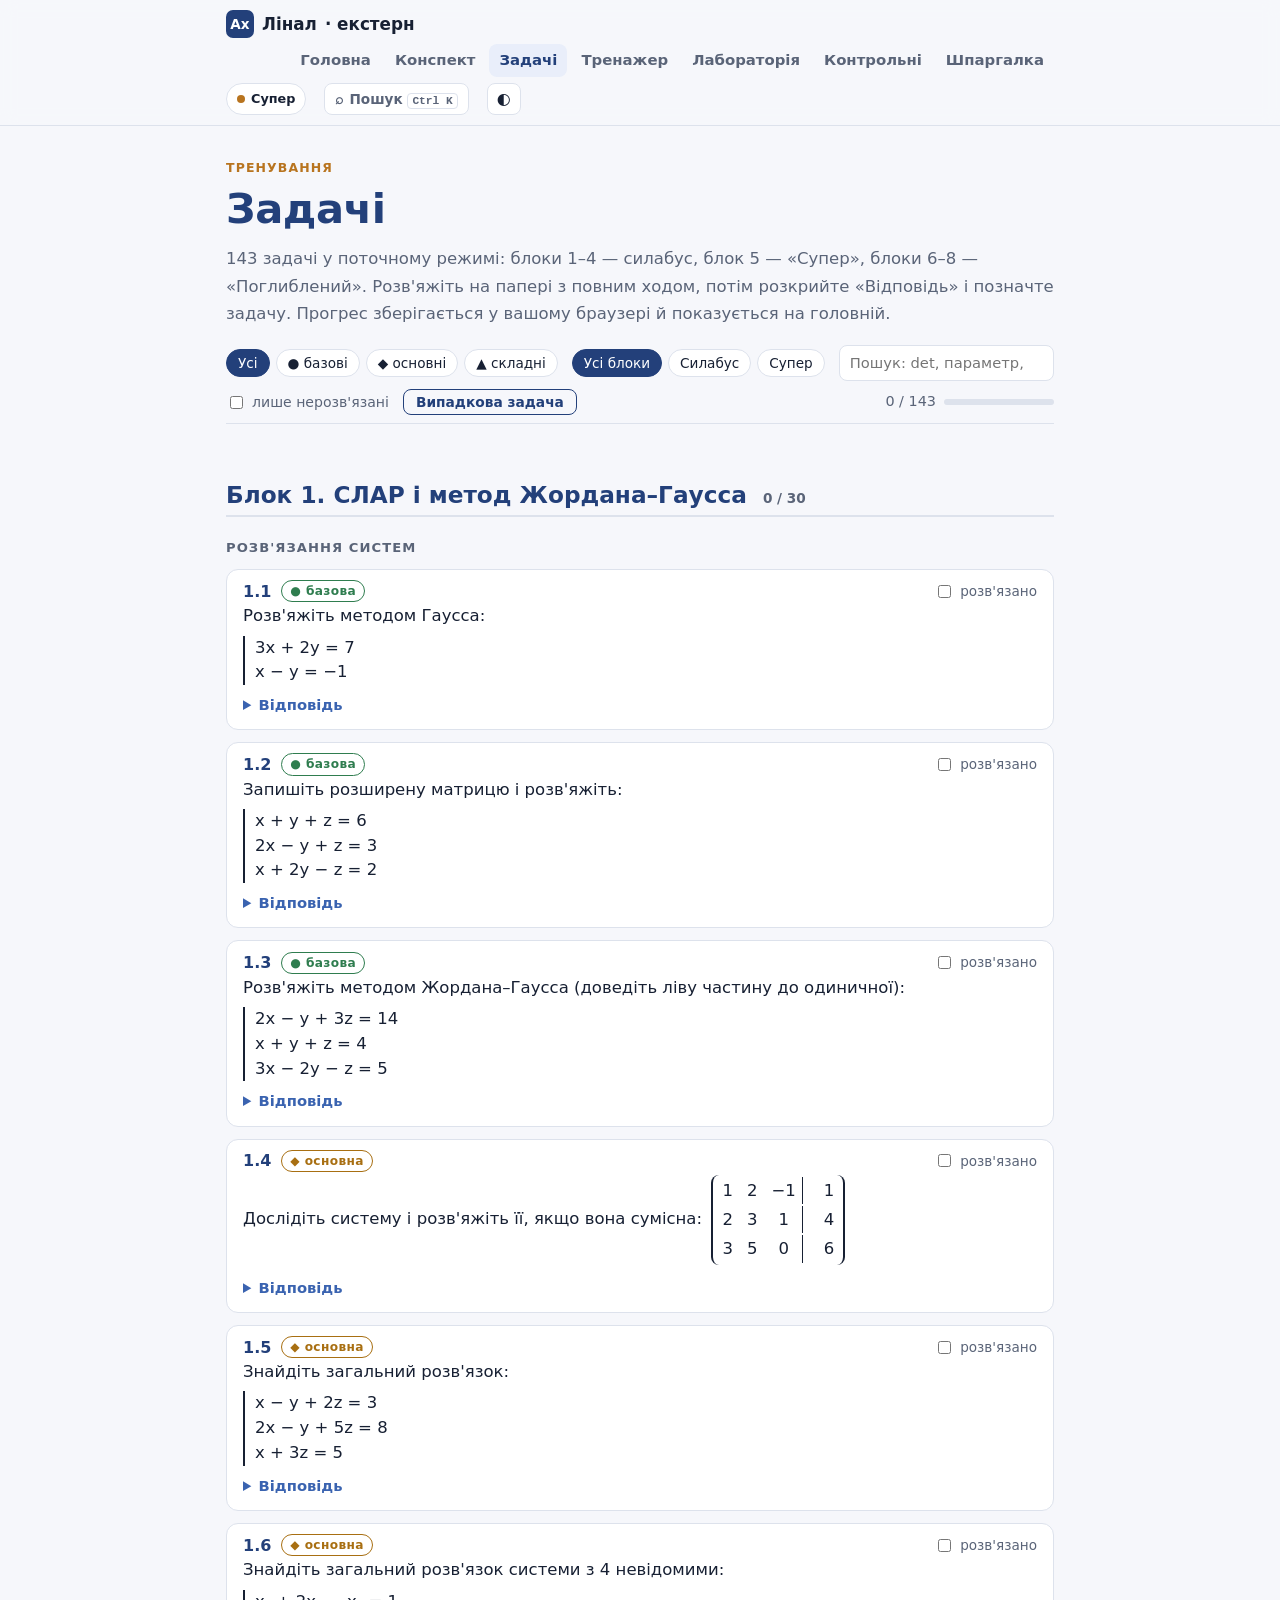
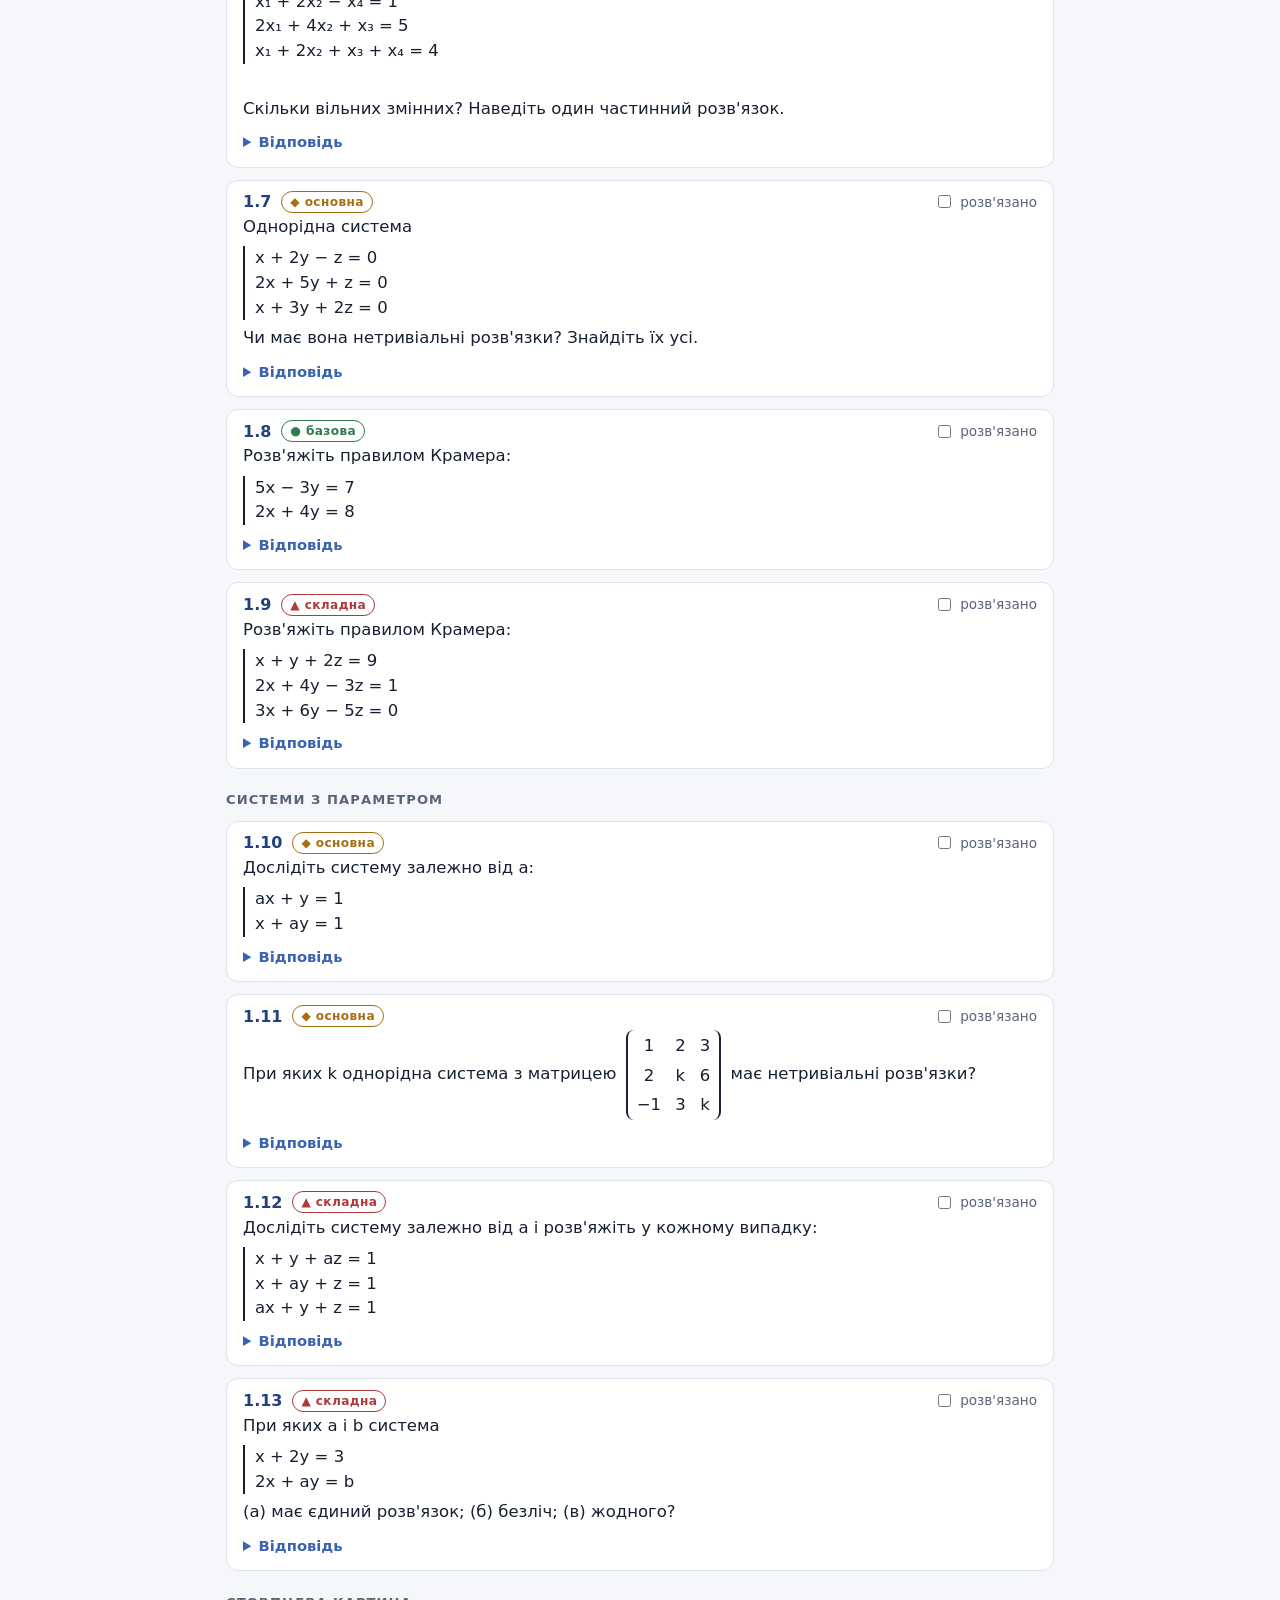
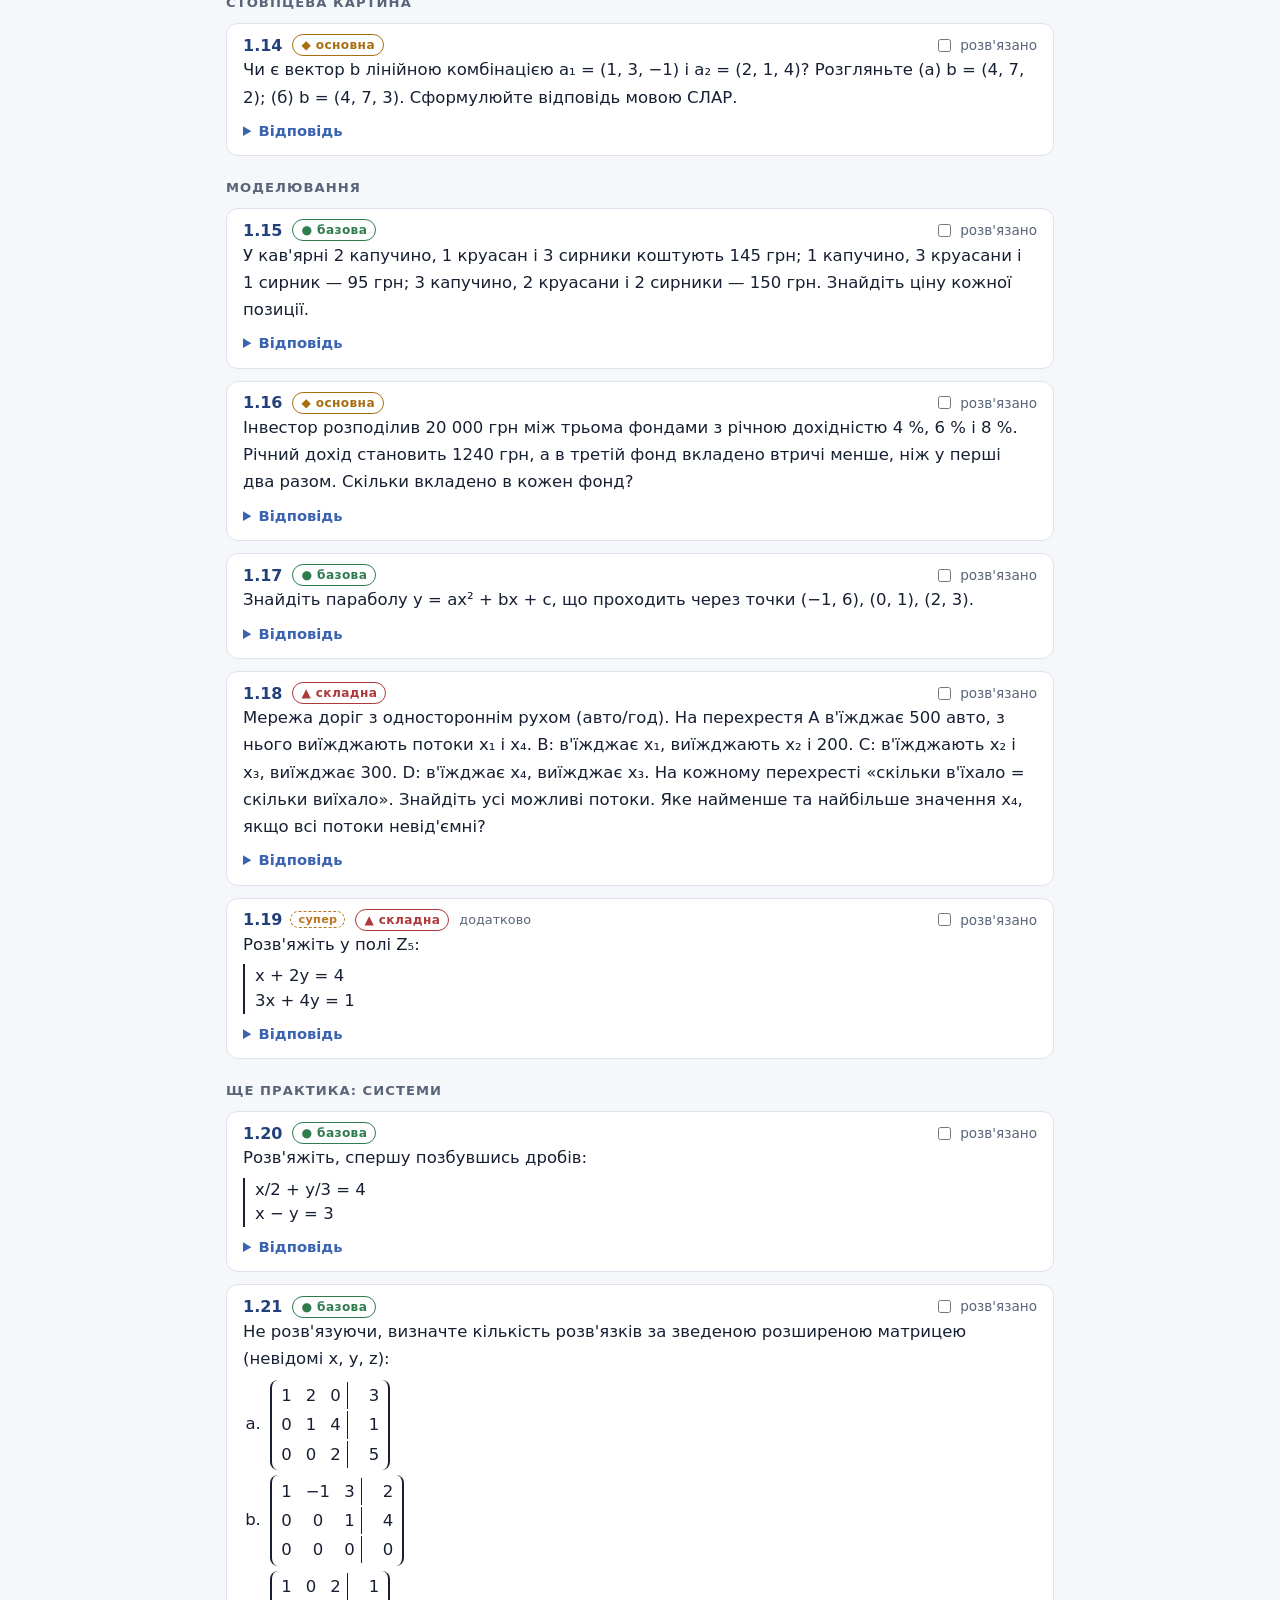
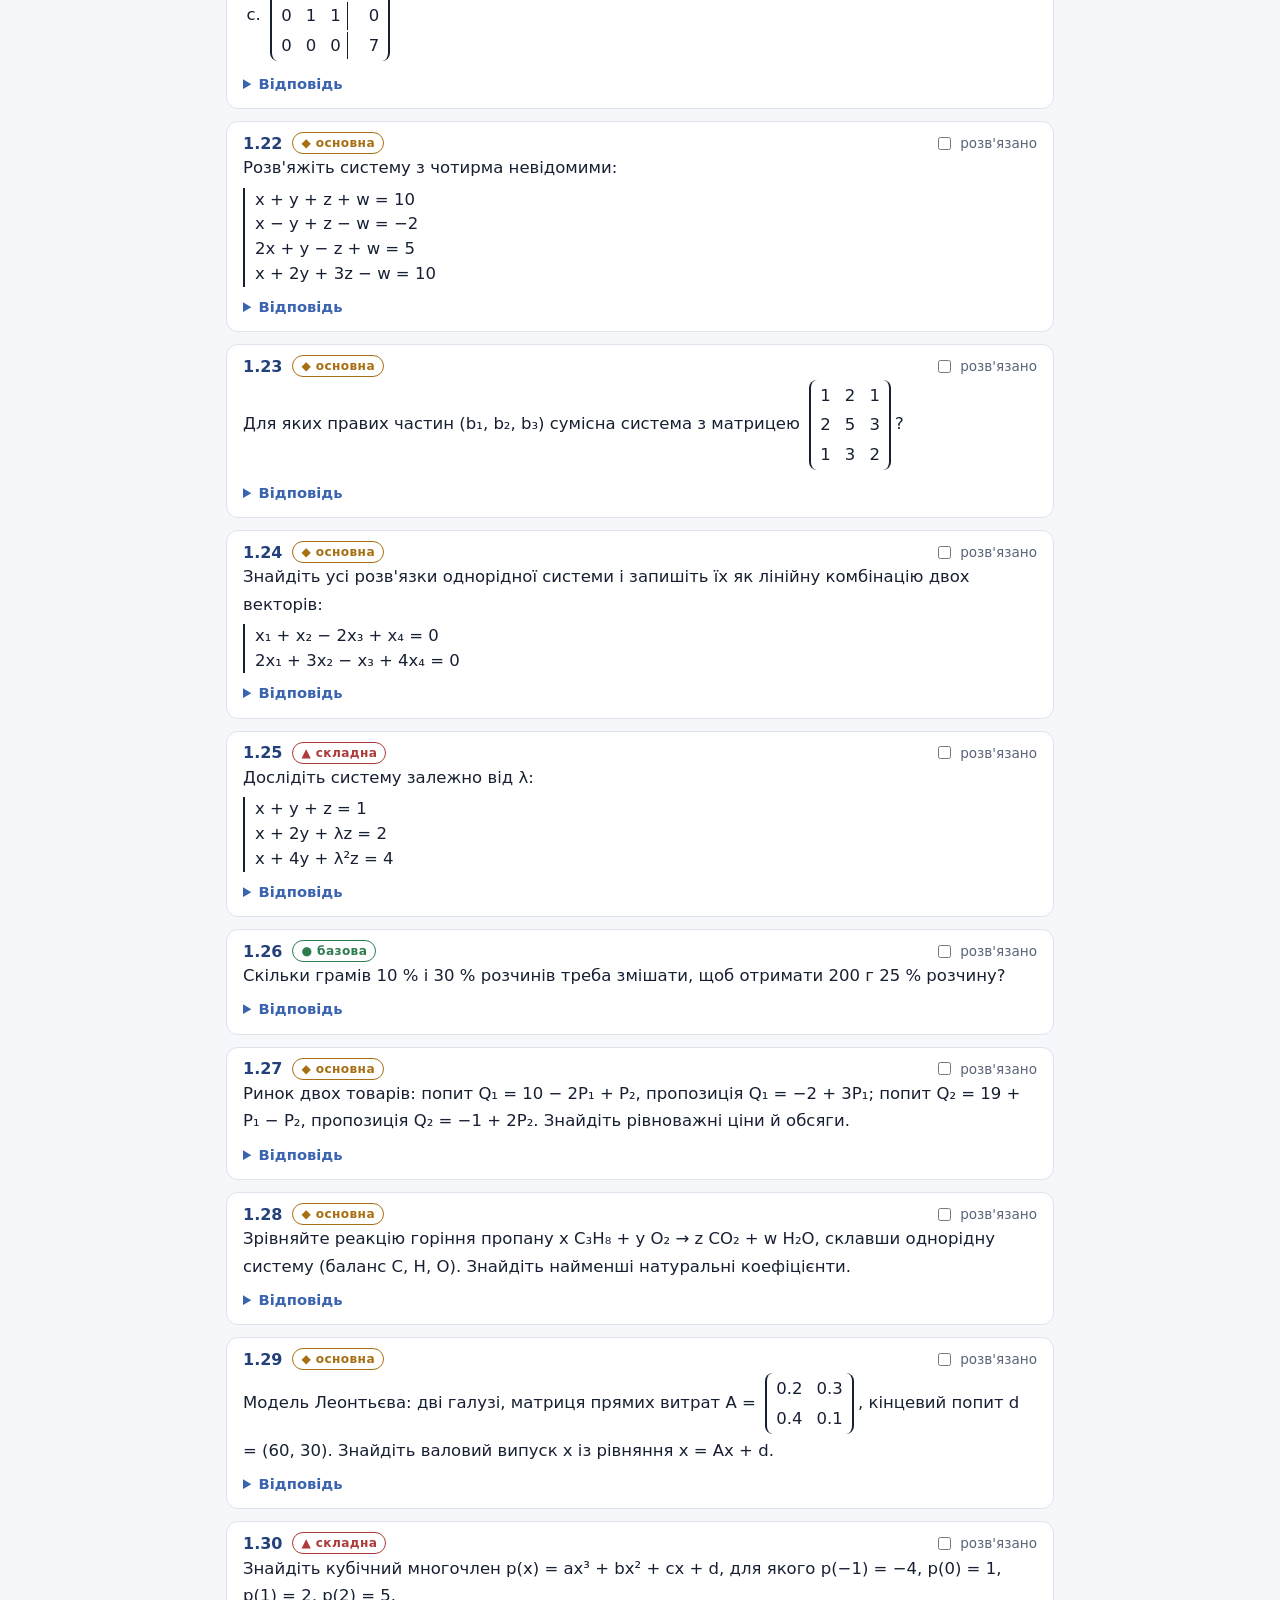
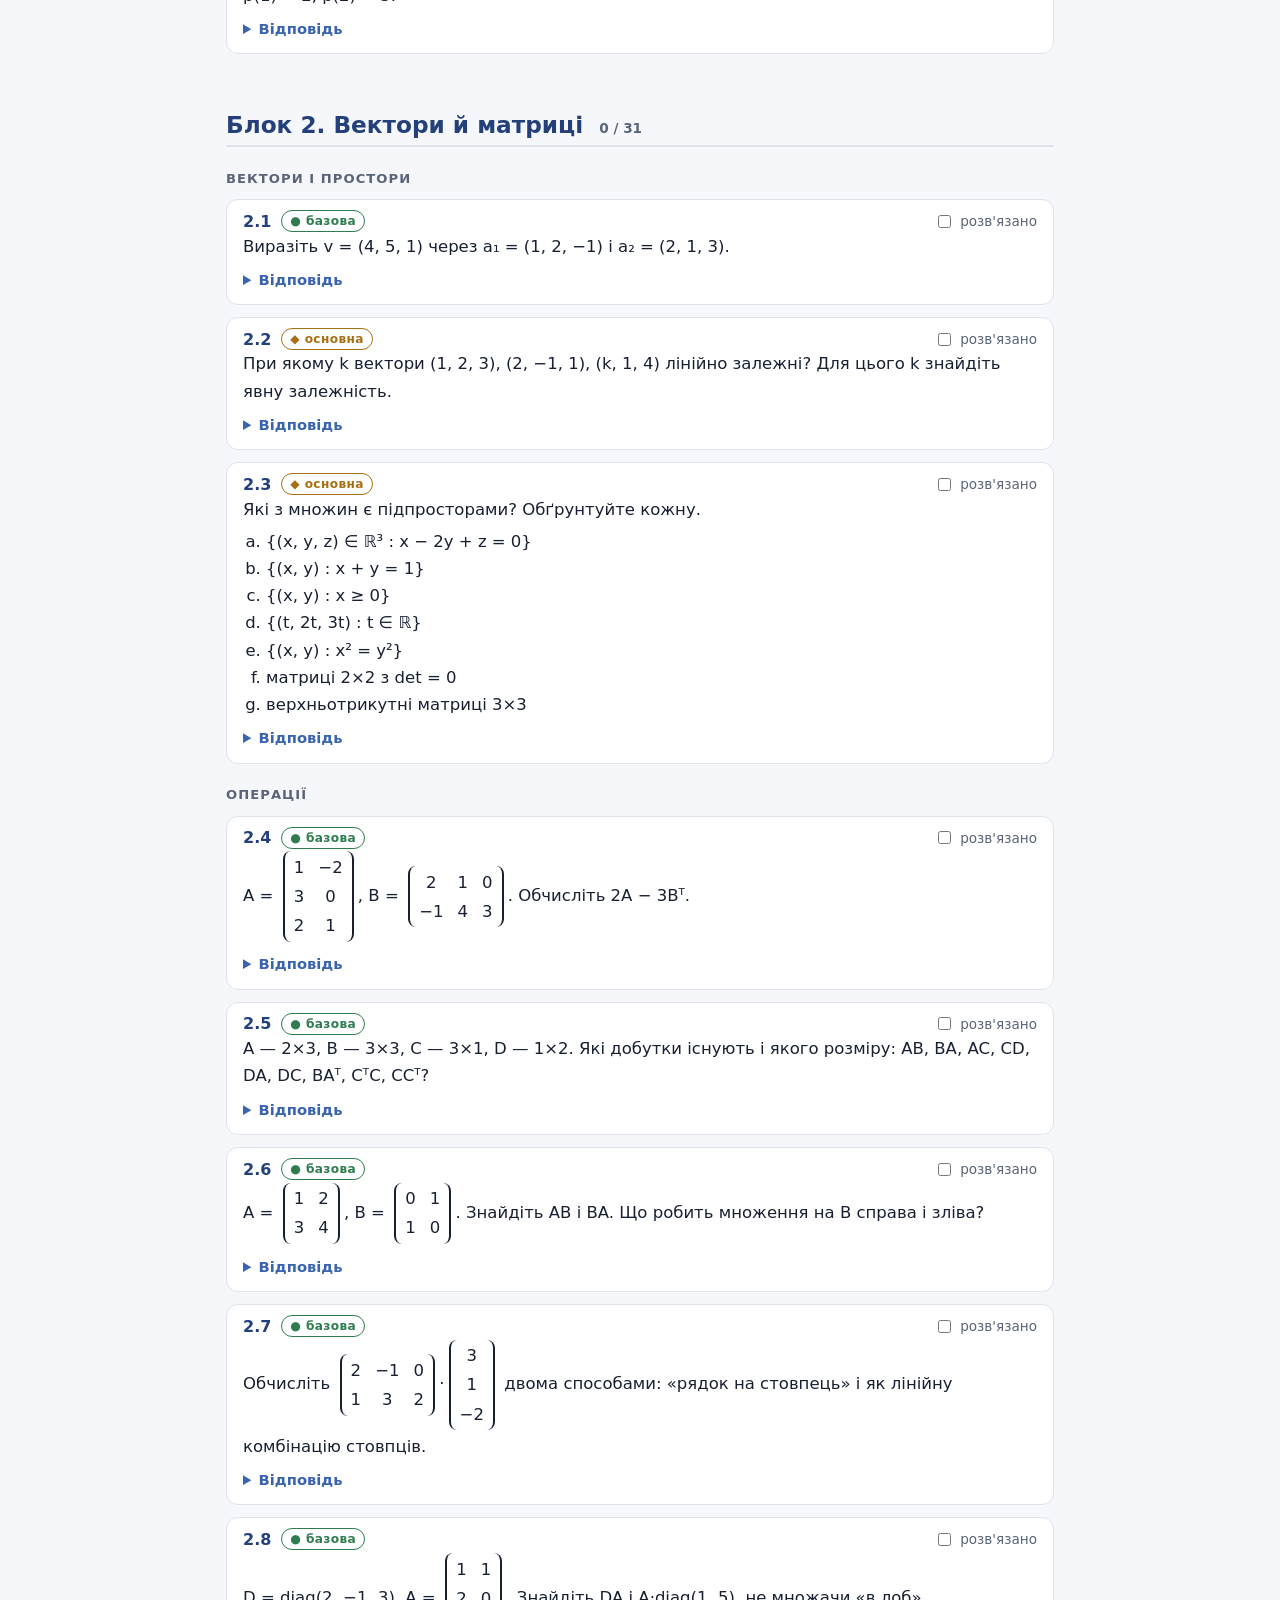
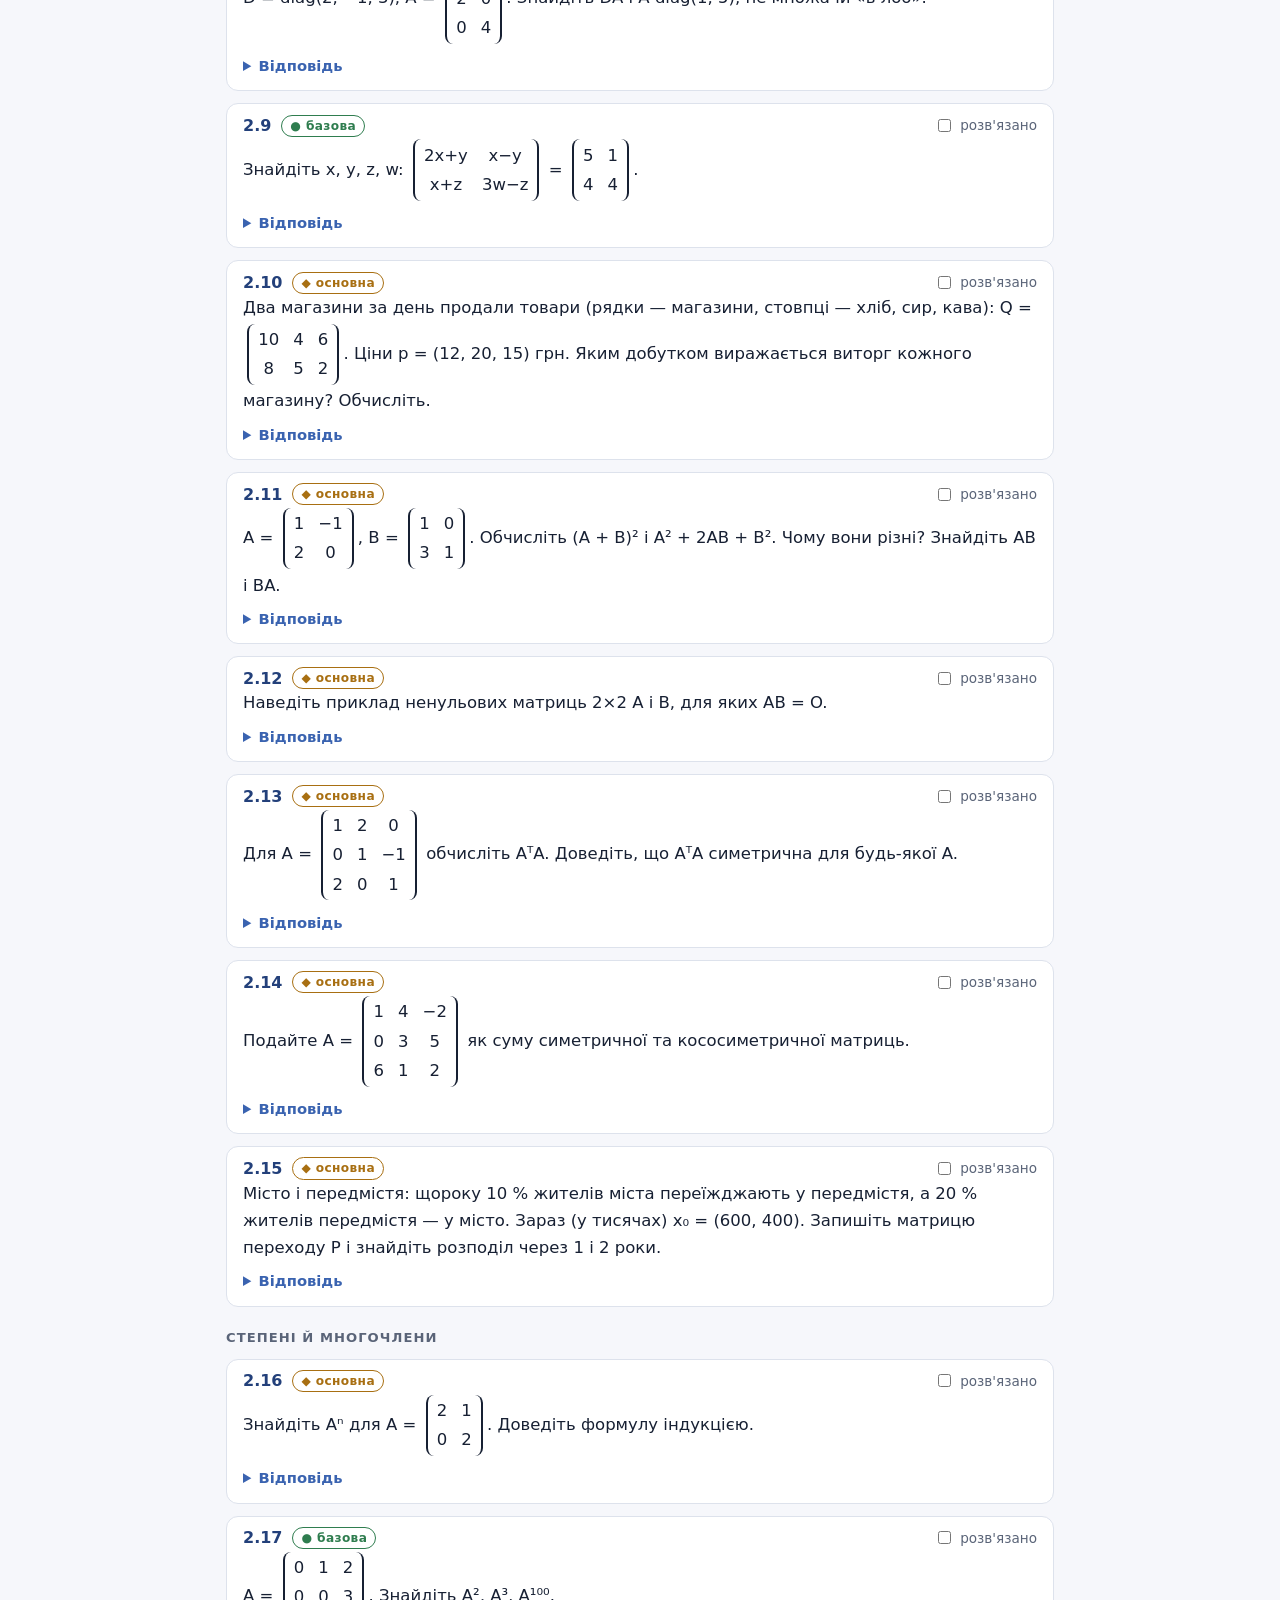
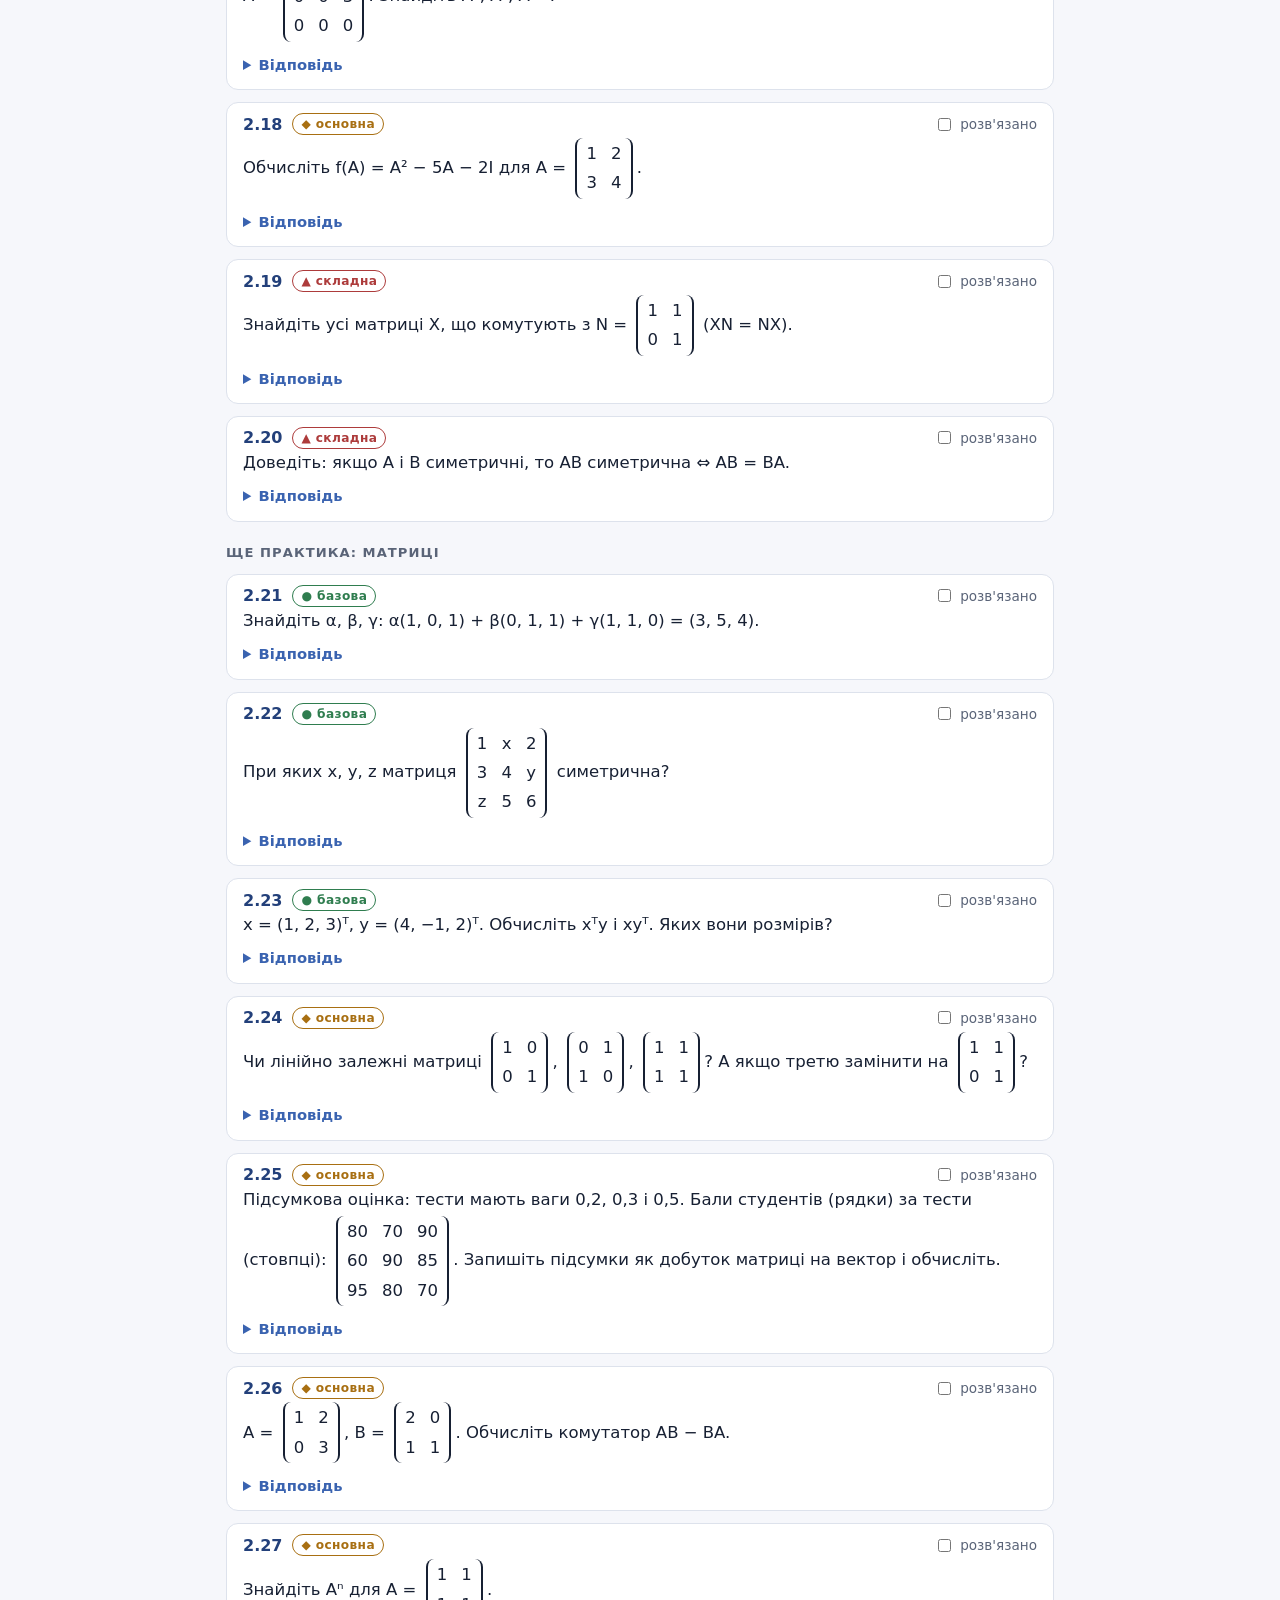
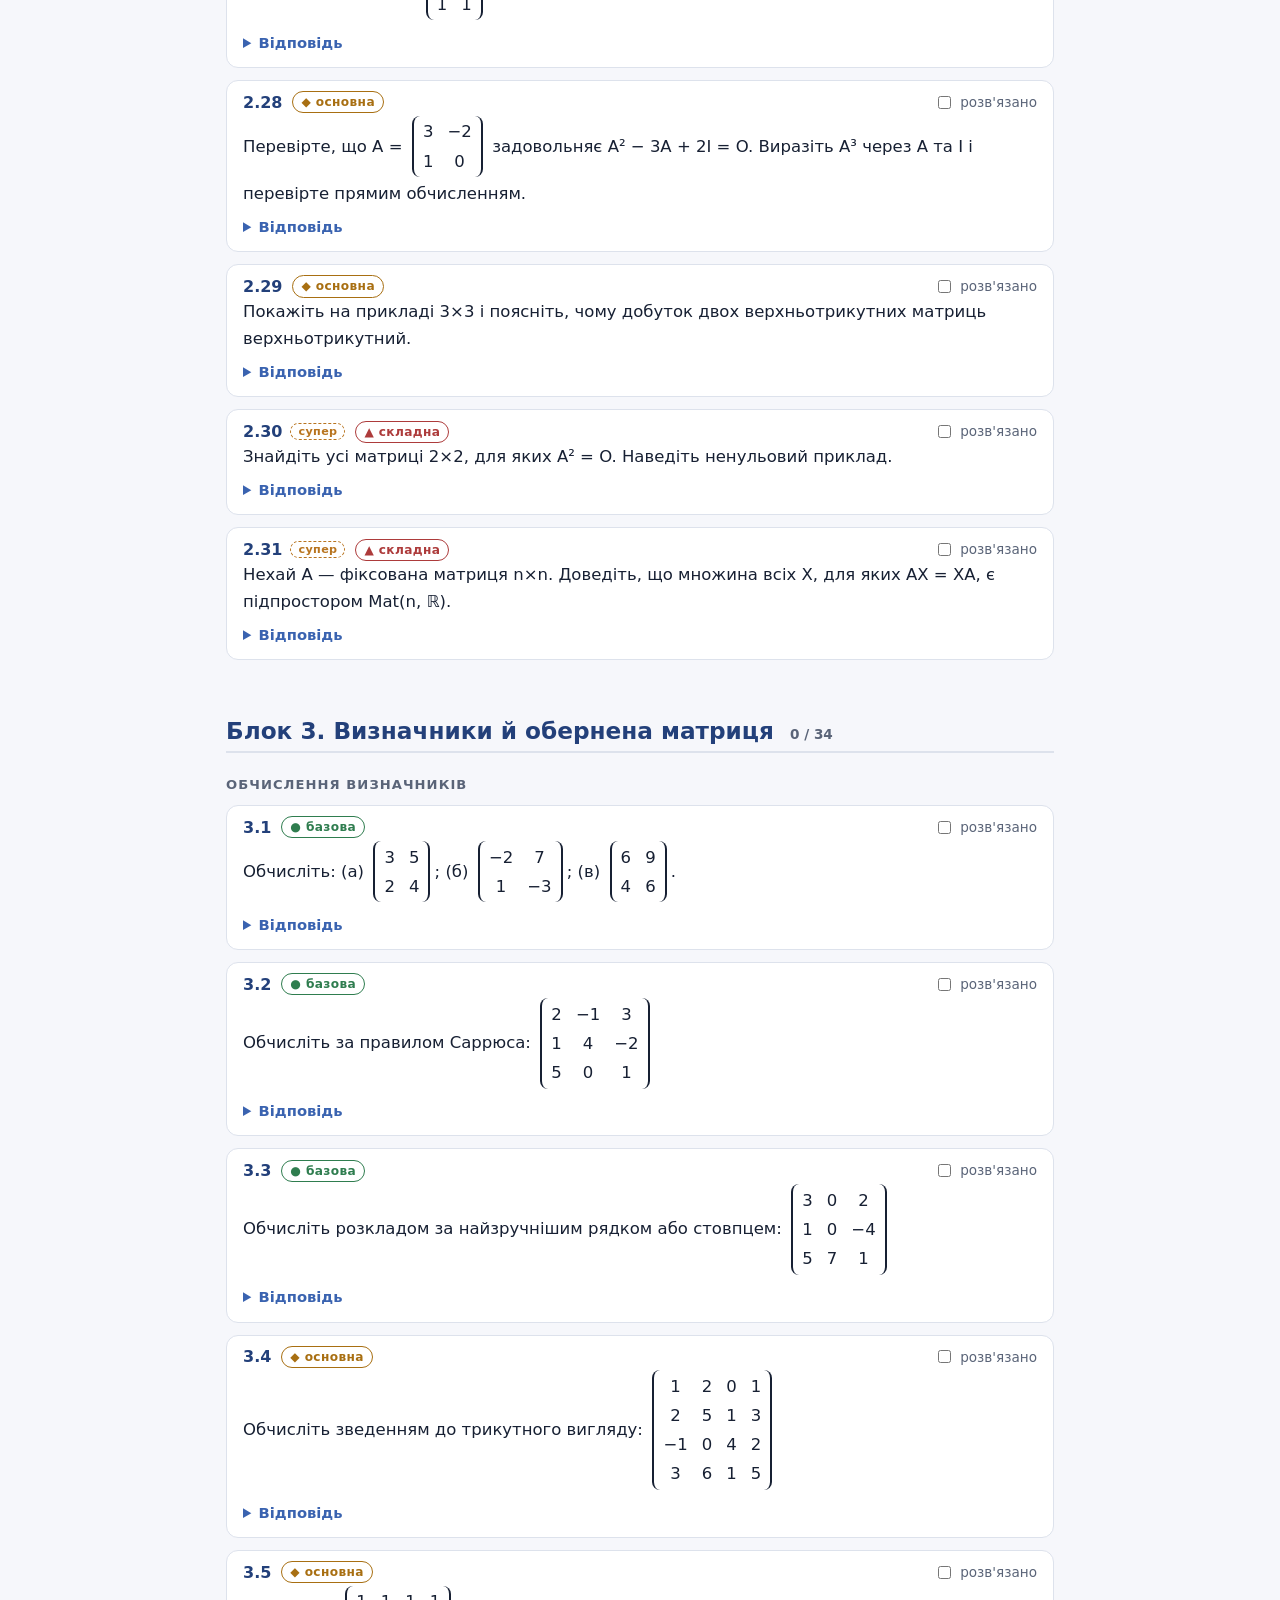
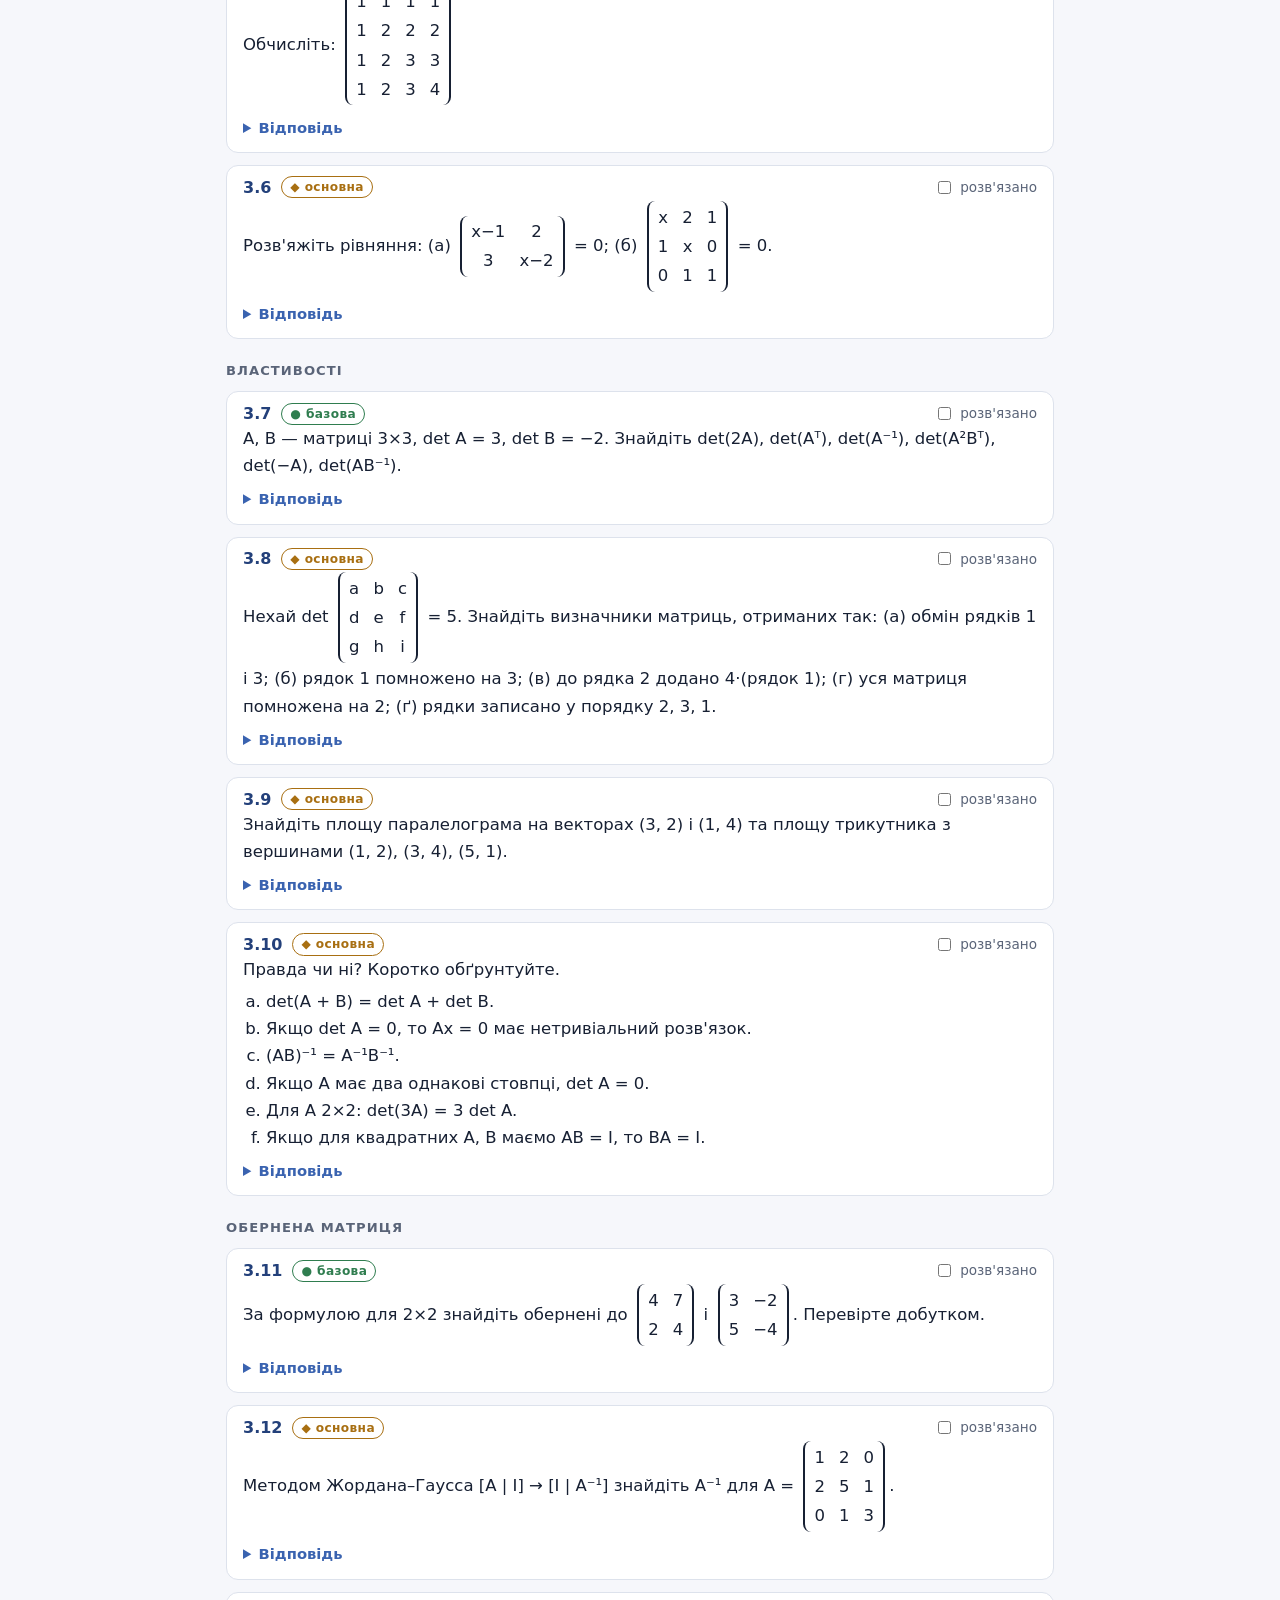
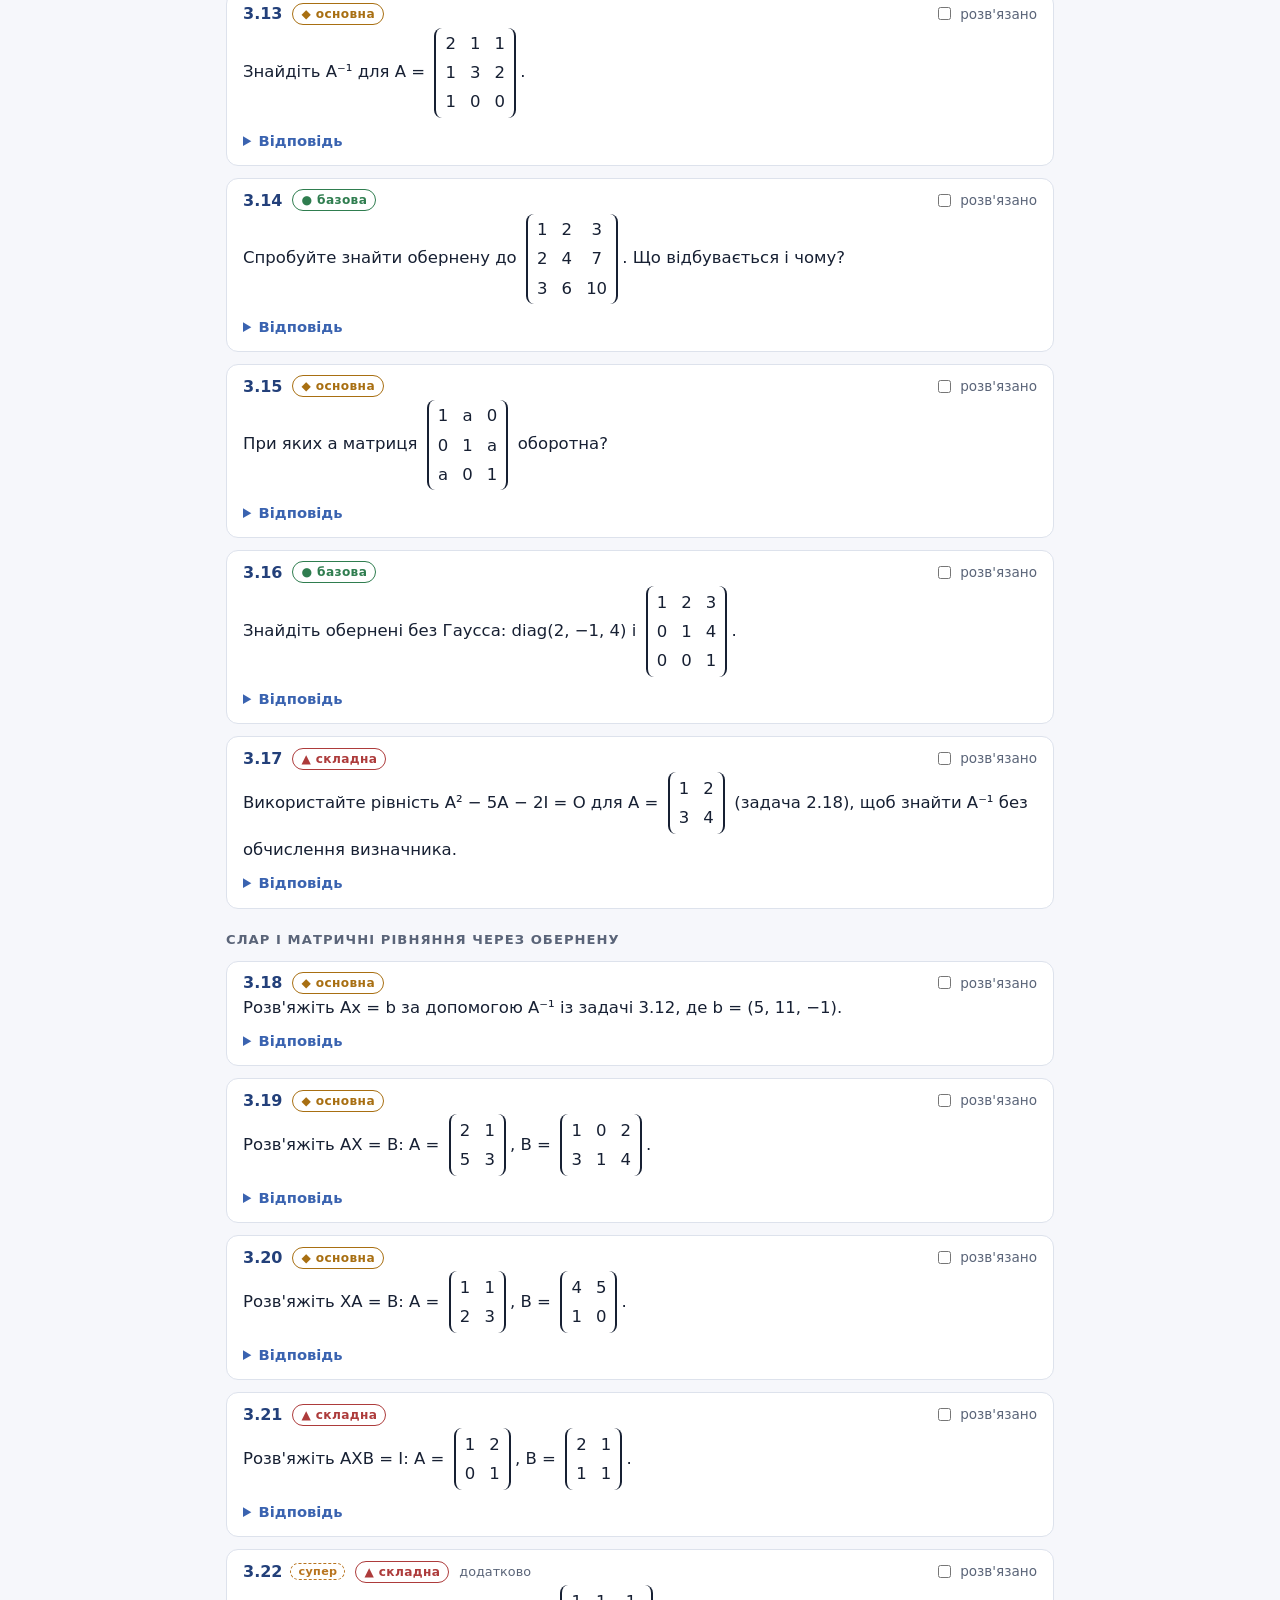
<file: problems.html>
<!doctype html>
<html lang="uk"><head><meta charset="utf-8">
<meta http-equiv="Content-Security-Policy" content="default-src 'self'; script-src 'self' 'sha256-HQ9kzVjKcI8MHDwqeMI5WxNUyQovLOeMaCUZct860l4='; style-src 'self' 'unsafe-inline' https://fonts.googleapis.com; font-src https://fonts.gstatic.com; img-src 'self' data:; connect-src 'self'; manifest-src 'self'; worker-src 'self'; base-uri 'self'; form-action 'none'; object-src 'none'">

<meta name="viewport" content="width=device-width, initial-scale=1, viewport-fit=cover">
<title>Задачі з лінійної алгебри</title>
<meta name="description" content="Тренувальні задачі з відповідями за темами курсу">
<link rel="icon" href="data:image/svg+xml,%3Csvg xmlns='http://www.w3.org/2000/svg' viewBox='0 0 32 32'%3E%3Crect width='32' height='32' rx='7' fill='%2323407a'/%3E%3Ctext x='16' y='22' font-size='15' font-family='sans-serif' font-weight='700' fill='white' text-anchor='middle'%3EAx%3C/text%3E%3C/svg%3E">
<link rel="preconnect" href="https://fonts.googleapis.com"><link rel="preconnect" href="https://fonts.gstatic.com" crossorigin>
<link rel="stylesheet" href="https://fonts.googleapis.com/css2?family=Inter:wght@400;600&family=JetBrains+Mono:wght@700&family=Manrope:wght@600;800&display=swap">
<link rel="stylesheet" href="assets/style.css?v=22">
<script>try{var t=localStorage.getItem("linal-theme");if(t)document.documentElement.setAttribute("data-theme",t)}catch(e){}try{document.documentElement.setAttribute("data-mode",localStorage.getItem("linal-mode")||"super")}catch(e){document.documentElement.setAttribute("data-mode","super")}</script>
<meta property="og:type" content="website">
<meta property="og:site_name" content="Лінал · екстерн">
<meta property="og:title" content="Задачі з лінійної алгебри">
<meta property="og:description" content="Тренувальні задачі з відповідями за темами курсу">
<meta property="og:url" content="https://dexipua.github.io/linal-extern/problems.html">
<meta property="og:image" content="https://dexipua.github.io/linal-extern/assets/icons/icon-512.png">
<meta property="og:locale" content="uk_UA">
<meta name="twitter:card" content="summary">
<link rel="canonical" href="https://dexipua.github.io/linal-extern/problems.html">
<link rel="manifest" href="manifest.webmanifest">
<link rel="apple-touch-icon" href="assets/icons/apple-touch-icon.png">
<meta name="theme-color" content="#23407a">
<meta name="apple-mobile-web-app-capable" content="yes">
<meta name="apple-mobile-web-app-title" content="Лінал">
</head><body>
<header class="top"><div class="wrap"><a class="brand" href="index.html"><i>Ax</i>Лінал<span class="bx"> · екстерн</span></a><nav aria-label="Розділи"><a href="index.html">Головна</a><a href="material.html">Конспект</a><a href="problems.html" aria-current="page">Задачі</a><a href="trainer.html">Тренажер</a><a href="lab.html">Лабораторія</a><a href="tests.html">Контрольні</a><a href="cheatsheet.html">Шпаргалка</a></nav></div></header>
<main><div class="wrap">
<p class="eyebrow">Тренування</p>
<h1>Задачі</h1>
<p class="mut"><span class="n-total">143 задачі</span> у поточному режимі: блоки 1–4 — силабус, блок 5 — «Супер», блоки 6–8 — «Поглиблений». Розв'яжіть на папері з повним ходом, потім розкрийте «Відповідь» і позначте задачу. Прогрес зберігається у вашому браузері й показується на головній.</p>
<div class="bar">
  <div class="filt" role="group" aria-label="Рівень складності">
    <button type="button" id="f0" data-f="0" aria-pressed="true">Усі</button>
    <button type="button" id="f1" data-f="1" aria-pressed="false">● базові</button>
    <button type="button" id="f2" data-f="2" aria-pressed="false">◆ основні</button>
    <button type="button" id="f3" data-f="3" aria-pressed="false">▲ складні</button>
  </div>
  <div class="filt ofilt" role="group" aria-label="Звідки задача" data-x="1">
    <button type="button" data-o="all" aria-pressed="true">Усі блоки</button>
    <button type="button" data-o="s" aria-pressed="false">Силабус</button>
    <button type="button" data-o="x" aria-pressed="false">Супер</button>
    <button type="button" data-o="d" aria-pressed="false" data-d="1">Поглиблено</button>
  </div>
  <input type="search" id="psearch" class="psearch" placeholder="Пошук: det, параметр, поворот…" aria-label="Пошук задач">
  <label class="chkl"><input type="checkbox" id="punsolved"> лише нерозв'язані</label>
  <button type="button" class="btn sm ghost" id="prandom">Випадкова задача</button>
  <div class="prog"><span id="cnt">0 / 0</span><i><b id="pb"></b></i></div>
</div>
<p id="pempty" class="note" hidden>Нічого не знайдено. Змініть запит або фільтри.</p>
<div class="problems">
<h2 id="b1">Блок 1. СЛАР і метод Жордана–Гаусса <span class="bp" data-b="1"></span></h2>

<h3 class="grp">Розв'язання систем</h3>
<article class="p" id="p1-1" data-l="1"><div class="ph"><span class="n">1.1</span></div>
<div>Розв'яжіть методом Гаусса: <span class="sys">3x + 2y = 7<br>x − y = −1</span></div>
<details><summary>Відповідь</summary><div>x = 1, y = 2.</div></details></article>

<article class="p" id="p1-2" data-l="1"><div class="ph"><span class="n">1.2</span></div>
<div>Запишіть розширену матрицю і розв'яжіть: <span class="sys">x + y + z = 6<br>2x − y + z = 3<br>x + 2y − z = 2</span></div>
<details><summary>Відповідь</summary><div>x = 1, y = 2, z = 3. Перевірка підстановкою в усі три рівняння обов'язкова.</div></details></article>

<article class="p" id="p1-3" data-l="1"><div class="ph"><span class="n">1.3</span></div>
<div>Розв'яжіть методом Жордана–Гаусса (доведіть ліву частину до одиничної): <span class="sys">2x − y + 3z = 14<br>x + y + z = 4<br>3x − 2y − z = 5</span></div>
<details><summary>Відповідь</summary><div>x = 2, y = −1, z = 3. Підказка: почніть з обміну R₁ ↔ R₂, щоб ведучим елементом була 1.</div></details></article>

<article class="p" id="p1-4" data-l="2"><div class="ph"><span class="n">1.4</span></div>
<div>Дослідіть систему і розв'яжіть її, якщо вона сумісна:
<span class="M">1 2 -1 ¦ 1; 2 3 1 ¦ 4; 3 5 0 ¦ 6</span></div>
<details><summary>Відповідь</summary><div>Після зведення: <span class="M">1 0 5 ¦ 0; 0 1 -3 ¦ 0; 0 0 0 ¦ 1</span>. Рядок 0 0 0 | 1 означає 0 = 1, тому система <b>несумісна</b>. (R₃ − R₁ − R₂ дає це одразу.)</div></details></article>

<article class="p" id="p1-5" data-l="2"><div class="ph"><span class="n">1.5</span></div>
<div>Знайдіть загальний розв'язок: <span class="sys">x − y + 2z = 3<br>2x − y + 5z = 8<br>x + 3z = 5</span></div>
<details><summary>Відповідь</summary><div>Зведена форма: <span class="M">1 0 3 ¦ 5; 0 1 1 ¦ 2; 0 0 0 ¦ 0</span>, r = 2 &lt; 3, одна вільна змінна.<br>x = 5 − 3t, y = 2 − t, z = t, t ∈ ℝ.</div></details></article>

<article class="p" id="p1-6" data-l="2"><div class="ph"><span class="n">1.6</span></div>
<div>Знайдіть загальний розв'язок системи з 4 невідомими:
<span class="sys">x₁ + 2x₂ − x₄ = 1<br>2x₁ + 4x₂ + x₃ = 5<br>x₁ + 2x₂ + x₃ + x₄ = 4</span><br>Скільки вільних змінних? Наведіть один частинний розв'язок.</div>
<details><summary>Відповідь</summary><div>Зведена форма: <span class="M">1 2 0 -1 ¦ 1; 0 0 1 2 ¦ 3; 0 0 0 0 ¦ 0</span>. r = 2, вільних змінних 4 − 2 = 2 (x₂ = s, x₄ = t).<br>x₁ = 1 − 2s + t, x₂ = s, x₃ = 3 − 2t, x₄ = t. Частинний (s = t = 0): (1, 0, 3, 0).</div></details></article>

<article class="p" id="p1-7" data-l="2"><div class="ph"><span class="n">1.7</span></div>
<div>Однорідна система <span class="sys">x + 2y − z = 0<br>2x + 5y + z = 0<br>x + 3y + 2z = 0</span> Чи має вона нетривіальні розв'язки? Знайдіть їх усі.</div>
<details><summary>Відповідь</summary><div>det = 0 (рядок 3 = рядок 2 − рядок 1), тож так. Зведена форма: x − 7z = 0, y + 3z = 0.<br>x = 7t, y = −3t, z = t.</div></details></article>

<article class="p" id="p1-8" data-l="1"><div class="ph"><span class="n">1.8</span></div>
<div>Розв'яжіть правилом Крамера: <span class="sys">5x − 3y = 7<br>2x + 4y = 8</span></div>
<details><summary>Відповідь</summary><div>Δ = 20 + 6 = 26, Δₓ = 28 + 24 = 52, Δ_y = 40 − 14 = 26. x = 2, y = 1.</div></details></article>

<article class="p" id="p1-9" data-l="3"><div class="ph"><span class="n">1.9</span></div>
<div>Розв'яжіть правилом Крамера: <span class="sys">x + y + 2z = 9<br>2x + 4y − 3z = 1<br>3x + 6y − 5z = 0</span></div>
<details><summary>Відповідь</summary><div>Δ = −1, Δₓ = −1, Δ_y = −2, Δ_z = −3. x = 1, y = 2, z = 3.</div></details></article>

<h3 class="grp">Системи з параметром</h3>
<article class="p" id="p1-10" data-l="2"><div class="ph"><span class="n">1.10</span></div>
<div>Дослідіть систему залежно від a: <span class="sys">ax + y = 1<br>x + ay = 1</span></div>
<details><summary>Відповідь</summary><div>Δ = a² − 1.<br>a ≠ ±1: єдиний розв'язок x = y = 1/(a + 1).<br>a = 1: обидва рівняння x + y = 1, безліч розв'язків x = 1 − t, y = t.<br>a = −1: −x + y = 1 і x − y = 1, суперечність, розв'язків немає.</div></details></article>

<article class="p" id="p1-11" data-l="2"><div class="ph"><span class="n">1.11</span></div>
<div>При яких k однорідна система з матрицею <span class="M">1 2 3; 2 k 6; -1 3 k</span> має нетривіальні розв'язки?</div>
<details><summary>Відповідь</summary><div>det = (k − 4)(k + 3) = 0, тобто k = 4 або k = −3.</div></details></article>

<article class="p" id="p1-12" data-l="3"><div class="ph"><span class="n">1.12</span></div>
<div>Дослідіть систему залежно від a і розв'яжіть у кожному випадку: <span class="sys">x + y + az = 1<br>x + ay + z = 1<br>ax + y + z = 1</span></div>
<details><summary>Відповідь</summary><div>det = −(a − 1)²(a + 2).<br>a ≠ 1, a ≠ −2: єдиний розв'язок x = y = z = 1/(a + 2).<br>a = 1: усі рівняння x + y + z = 1, безліч розв'язків (2 вільні змінні): x = 1 − s − t, y = s, z = t.<br>a = −2: після зведення з'являється рядок 0 0 0 | 1, розв'язків немає (додайте всі три рівняння: 0 = 3).</div></details></article>

<article class="p" id="p1-13" data-l="3"><div class="ph"><span class="n">1.13</span></div>
<div>При яких a і b система <span class="sys">x + 2y = 3<br>2x + ay = b</span> (а) має єдиний розв'язок; (б) безліч; (в) жодного?</div>
<details><summary>Відповідь</summary><div>R₂ − 2R₁: (a − 4)y = b − 6.<br>(а) a ≠ 4; тоді y = (b − 6)/(a − 4), x = 3 − 2y.<br>(б) a = 4, b = 6.<br>(в) a = 4, b ≠ 6.</div></details></article>

<h3 class="grp">Стовпцева картина</h3>
<article class="p" id="p1-14" data-l="2"><div class="ph"><span class="n">1.14</span></div>
<div>Чи є вектор b лінійною комбінацією a₁ = (1, 3, −1) і a₂ = (2, 1, 4)? Розгляньте (а) b = (4, 7, 2); (б) b = (4, 7, 3). Сформулюйте відповідь мовою СЛАР.</div>
<details><summary>Відповідь</summary><div>(а) Так: b = 2a₁ + a₂ (система x·a₁ + y·a₂ = b сумісна, x = 2, y = 1).<br>(б) Ні: з перших двох координат x = 2, y = 1, але третя дає 2 ≠ 3, система несумісна.</div></details></article>

<h3 class="grp">Моделювання</h3>
<article class="p" id="p1-15" data-l="1"><div class="ph"><span class="n">1.15</span></div>
<div>У кав'ярні 2 капучино, 1 круасан і 3 сирники коштують 145 грн; 1 капучино, 3 круасани і 1 сирник — 95 грн; 3 капучино, 2 круасани і 2 сирники — 150 грн. Знайдіть ціну кожної позиції.</div>
<details><summary>Відповідь</summary><div>Капучино 20 грн, круасан 15 грн, сирник 30 грн.</div></details></article>

<article class="p" id="p1-16" data-l="2"><div class="ph"><span class="n">1.16</span></div>
<div>Інвестор розподілив 20 000 грн між трьома фондами з річною дохідністю 4 %, 6 % і 8 %. Річний дохід становить 1240 грн, а в третій фонд вкладено втричі менше, ніж у перші два разом. Скільки вкладено в кожен фонд?</div>
<details><summary>Відповідь</summary><div>x + y + z = 20000; 0,04x + 0,06y + 0,08z = 1240; x + y = 3z.<br>3000 грн, 12 000 грн, 5000 грн. Перевірка: 120 + 720 + 400 = 1240.</div></details></article>

<article class="p" id="p1-17" data-l="1"><div class="ph"><span class="n">1.17</span></div>
<div>Знайдіть параболу y = ax² + bx + c, що проходить через точки (−1, 6), (0, 1), (2, 3).</div>
<details><summary>Відповідь</summary><div>a − b + c = 6, c = 1, 4a + 2b + c = 3 ⇒ y = 2x² − 3x + 1.</div></details></article>

<article class="p" id="p1-18" data-l="3"><div class="ph"><span class="n">1.18</span></div>
<div>Мережа доріг з одностороннім рухом (авто/год). На перехрестя A в'їжджає 500 авто, з нього виїжджають потоки x₁ і x₄. B: в'їжджає x₁, виїжджають x₂ і 200. C: в'їжджають x₂ і x₃, виїжджає 300. D: в'їжджає x₄, виїжджає x₃. На кожному перехресті «скільки в'їхало = скільки виїхало». Знайдіть усі можливі потоки. Яке найменше та найбільше значення x₄, якщо всі потоки невід'ємні?</div>
<details><summary>Відповідь</summary><div>x₁ + x₄ = 500, x₁ − x₂ = 200, x₂ + x₃ = 300, x₃ − x₄ = 0.<br>x₁ = 500 − t, x₂ = 300 − t, x₃ = t, x₄ = t. З x₂ ≥ 0 маємо 0 ≤ x₄ ≤ 300.</div></details></article>

<article class="p" id="p1-19" data-x="1" data-l="3"><div class="ph"><span class="n">1.19</span><span class="pts">додатково</span></div>
<div>Розв'яжіть у полі Z₅: <span class="sys">x + 2y = 4<br>3x + 4y = 1</span></div>
<details><summary>Відповідь</summary><div>R₂ − 3R₁: −2y = −11, тобто 3y ≡ 4 (mod 5). 3⁻¹ = 2 у Z₅, тож y = 8 ≡ 3; x = 4 − 6 ≡ 3. Відповідь: x = 3, y = 3.</div></details></article>


<h3 class="grp">Ще практика: системи</h3>
<article class="p" id="p1-20" data-l="1"><div class="ph"><span class="n">1.20</span></div>
<div>Розв'яжіть, спершу позбувшись дробів: <span class="sys">x/2 + y/3 = 4<br>x − y = 3</span></div>
<details><summary>Відповідь</summary><div>3x + 2y = 24 і x − y = 3 ⇒ x = 6, y = 3.</div></details></article>

<article class="p" id="p1-21" data-l="1"><div class="ph"><span class="n">1.21</span></div>
<div>Не розв'язуючи, визначте кількість розв'язків за зведеною розширеною матрицею (невідомі x, y, z):
<ol class="sub" type="a"><li><span class="M">1 2 0 ¦ 3; 0 1 4 ¦ 1; 0 0 2 ¦ 5</span></li><li><span class="M">1 -1 3 ¦ 2; 0 0 1 ¦ 4; 0 0 0 ¦ 0</span></li><li><span class="M">1 0 2 ¦ 1; 0 1 1 ¦ 0; 0 0 0 ¦ 7</span></li></ol></div>
<details><summary>Відповідь</summary><div>a) r = 3 = n, єдиний розв'язок; b) сумісна, r = 2 &lt; 3, безліч (одна вільна змінна, y); c) рядок 0 0 0 | 7, розв'язків немає.</div></details></article>

<article class="p" id="p1-22" data-l="2"><div class="ph"><span class="n">1.22</span></div>
<div>Розв'яжіть систему з чотирма невідомими: <span class="sys">x + y + z + w = 10<br>x − y + z − w = −2<br>2x + y − z + w = 5<br>x + 2y + 3z − w = 10</span></div>
<details><summary>Відповідь</summary><div>x = 1, y = 2, z = 3, w = 4. Підказка: R₁ + R₂ дає x + z = 4.</div></details></article>

<article class="p" id="p1-23" data-l="2"><div class="ph"><span class="n">1.23</span></div>
<div>Для яких правих частин (b₁, b₂, b₃) сумісна система з матрицею <span class="M">1 2 1; 2 5 3; 1 3 2</span>?</div>
<details><summary>Відповідь</summary><div>det = 0, а R₃ = R₂ − R₁. Отже, система сумісна ⇔ b₃ = b₂ − b₁. Геометрично: b має лежати в площині, натягнутій на стовпці.</div></details></article>

<article class="p" id="p1-24" data-l="2"><div class="ph"><span class="n">1.24</span></div>
<div>Знайдіть усі розв'язки однорідної системи і запишіть їх як лінійну комбінацію двох векторів: <span class="sys">x₁ + x₂ − 2x₃ + x₄ = 0<br>2x₁ + 3x₂ − x₃ + 4x₄ = 0</span></div>
<details><summary>Відповідь</summary><div>Зведена форма: x₁ − 5x₃ − x₄ = 0, x₂ + 3x₃ + 2x₄ = 0.<br>x = s·(5, −3, 1, 0) + t·(1, −2, 0, 1), s, t ∈ ℝ.</div></details></article>

<article class="p" id="p1-25" data-l="3"><div class="ph"><span class="n">1.25</span></div>
<div>Дослідіть систему залежно від λ: <span class="sys">x + y + z = 1<br>x + 2y + λz = 2<br>x + 4y + λ²z = 4</span></div>
<details><summary>Відповідь</summary><div>det = (λ − 1)(λ − 2).<br>λ ≠ 1, 2: єдиний розв'язок (0, 1, 0).<br>λ = 1: безліч, x = −t, y = 1, z = t.<br>λ = 2: безліч, x = 0, y = 1 − t, z = t.<br>Несумісних випадків немає: (0, 1, 0) завжди розв'язок.</div></details></article>

<article class="p" id="p1-26" data-l="1"><div class="ph"><span class="n">1.26</span></div>
<div>Скільки грамів 10 % і 30 % розчинів треба змішати, щоб отримати 200 г 25 % розчину?</div>
<details><summary>Відповідь</summary><div>x + y = 200, 0,1x + 0,3y = 50 ⇒ 50 г 10 % і 150 г 30 %.</div></details></article>

<article class="p" id="p1-27" data-l="2"><div class="ph"><span class="n">1.27</span></div>
<div>Ринок двох товарів: попит Q₁ = 10 − 2P₁ + P₂, пропозиція Q₁ = −2 + 3P₁; попит Q₂ = 19 + P₁ − P₂, пропозиція Q₂ = −1 + 2P₂. Знайдіть рівноважні ціни й обсяги.</div>
<details><summary>Відповідь</summary><div>5P₁ − P₂ = 12, −P₁ + 3P₂ = 20 ⇒ P₁ = 4, P₂ = 8; Q₁ = 10, Q₂ = 15.</div></details></article>

<article class="p" id="p1-28" data-l="2"><div class="ph"><span class="n">1.28</span></div>
<div>Зрівняйте реакцію горіння пропану x C₃H₈ + y O₂ → z CO₂ + w H₂O, склавши однорідну систему (баланс C, H, O). Знайдіть найменші натуральні коефіцієнти.</div>
<details><summary>Відповідь</summary><div>C: 3x = z; H: 8x = 2w; O: 2y = 2z + w. Розв'язок t·(1, 5, 3, 4): C₃H₈ + 5O₂ → 3CO₂ + 4H₂O.</div></details></article>

<article class="p" id="p1-29" data-l="2"><div class="ph"><span class="n">1.29</span></div>
<div>Модель Леонтьєва: дві галузі, матриця прямих витрат A = <span class="M">0.2 0.3; 0.4 0.1</span>, кінцевий попит d = (60, 30). Знайдіть валовий випуск x із рівняння x = Ax + d.</div>
<details><summary>Відповідь</summary><div>(I − A)x = d: 0,8x₁ − 0,3x₂ = 60, −0,4x₁ + 0,9x₂ = 30 ⇒ x = (105, 80).</div></details></article>

<article class="p" id="p1-30" data-l="3"><div class="ph"><span class="n">1.30</span></div>
<div>Знайдіть кубічний многочлен p(x) = ax³ + bx² + cx + d, для якого p(−1) = −4, p(0) = 1, p(1) = 2, p(2) = 5.</div>
<details><summary>Відповідь</summary><div>p(x) = x³ − 2x² + 2x + 1.</div></details></article>

<h2 id="b2">Блок 2. Вектори й матриці <span class="bp" data-b="2"></span></h2>

<h3 class="grp">Вектори і простори</h3>
<article class="p" id="p2-1" data-l="1"><div class="ph"><span class="n">2.1</span></div>
<div>Виразіть v = (4, 5, 1) через a₁ = (1, 2, −1) і a₂ = (2, 1, 3).</div>
<details><summary>Відповідь</summary><div>v = 2a₁ + a₂.</div></details></article>

<article class="p" id="p2-2" data-l="2"><div class="ph"><span class="n">2.2</span></div>
<div>При якому k вектори (1, 2, 3), (2, −1, 1), (k, 1, 4) лінійно залежні? Для цього k знайдіть явну залежність.</div>
<details><summary>Відповідь</summary><div>det = 5(k − 3), тож k = 3. Тоді (3, 1, 4) = (1, 2, 3) + (2, −1, 1).</div></details></article>

<article class="p" id="p2-3" data-l="2"><div class="ph"><span class="n">2.3</span></div>
<div>Які з множин є підпросторами? Обґрунтуйте кожну.
<ol class="sub" type="a"><li>{(x, y, z) ∈ ℝ³ : x − 2y + z = 0}</li><li>{(x, y) : x + y = 1}</li><li>{(x, y) : x ≥ 0}</li><li>{(t, 2t, 3t) : t ∈ ℝ}</li><li>{(x, y) : x² = y²}</li><li>матриці 2×2 з det = 0</li><li>верхньотрикутні матриці 3×3</li></ol></div>
<details><summary>Відповідь</summary><div>a) так; b) ні, нуля немає; c) ні, (1, 0)·(−1) = (−1, 0) ∉; d) так (пряма через 0); e) ні: (1, 1) + (1, −1) = (2, 0) ∉; f) ні: <span class="M">1 0; 0 0</span> + <span class="M">0 0; 0 1</span> = I, det I = 1; g) так.</div></details></article>

<h3 class="grp">Операції</h3>
<article class="p" id="p2-4" data-l="1"><div class="ph"><span class="n">2.4</span></div>
<div>A = <span class="M">1 -2; 3 0; 2 1</span>, B = <span class="M">2 1 0; -1 4 3</span>. Обчисліть 2A − 3Bᵀ.</div>
<details><summary>Відповідь</summary><div><span class="M">-4 -1; 3 -12; 4 -7</span></div></details></article>

<article class="p" id="p2-5" data-l="1"><div class="ph"><span class="n">2.5</span></div>
<div>A — 2×3, B — 3×3, C — 3×1, D — 1×2. Які добутки існують і якого розміру: AB, BA, AC, CD, DA, DC, BAᵀ, CᵀC, CCᵀ?</div>
<details><summary>Відповідь</summary><div>AB: 2×3; BA: ні; AC: 2×1; CD: 3×2; DA: 1×3; DC: ні; BAᵀ: 3×2; CᵀC: 1×1 (число); CCᵀ: 3×3.</div></details></article>

<article class="p" id="p2-6" data-l="1"><div class="ph"><span class="n">2.6</span></div>
<div>A = <span class="M">1 2; 3 4</span>, B = <span class="M">0 1; 1 0</span>. Знайдіть AB і BA. Що робить множення на B справа і зліва?</div>
<details><summary>Відповідь</summary><div>AB = <span class="M">2 1; 4 3</span> (переставлено <b>стовпці</b> A), BA = <span class="M">3 4; 1 2</span> (переставлено <b>рядки</b> A). AB ≠ BA.</div></details></article>

<article class="p" id="p2-7" data-l="1"><div class="ph"><span class="n">2.7</span></div>
<div>Обчисліть <span class="M">2 -1 0; 1 3 2</span>·<span class="M">3; 1; -2</span> двома способами: «рядок на стовпець» і як лінійну комбінацію стовпців.</div>
<details><summary>Відповідь</summary><div>3·(2, 1) + 1·(−1, 3) − 2·(0, 2) = (5, 2).</div></details></article>

<article class="p" id="p2-8" data-l="1"><div class="ph"><span class="n">2.8</span></div>
<div>D = diag(2, −1, 3), A = <span class="M">1 1; 2 0; 0 4</span>. Знайдіть DA і A·diag(1, 5), не множачи «в лоб».</div>
<details><summary>Відповідь</summary><div>DA масштабує рядки: <span class="M">2 2; -2 0; 0 12</span>. A·diag(1, 5) масштабує стовпці: <span class="M">1 5; 2 0; 0 20</span>.</div></details></article>

<article class="p" id="p2-9" data-l="1"><div class="ph"><span class="n">2.9</span></div>
<div>Знайдіть x, y, z, w: <span class="M">2x+y x−y; x+z 3w−z</span> = <span class="M">5 1; 4 4</span>.</div>
<details><summary>Відповідь</summary><div>x = 2, y = 1, z = 2, w = 2.</div></details></article>

<article class="p" id="p2-10" data-l="2"><div class="ph"><span class="n">2.10</span></div>
<div>Два магазини за день продали товари (рядки — магазини, стовпці — хліб, сир, кава): Q = <span class="M">10 4 6; 8 5 2</span>. Ціни p = (12, 20, 15) грн. Яким добутком виражається виторг кожного магазину? Обчисліть.</div>
<details><summary>Відповідь</summary><div>Q·p = (290, 226) грн.</div></details></article>

<article class="p" id="p2-11" data-l="2"><div class="ph"><span class="n">2.11</span></div>
<div>A = <span class="M">1 -1; 2 0</span>, B = <span class="M">1 0; 3 1</span>. Обчисліть (A + B)² і A² + 2AB + B². Чому вони різні? Знайдіть AB і BA.</div>
<details><summary>Відповідь</summary><div>(A + B)² = <span class="M">-1 -3; 15 -4</span>, A² + 2AB + B² = <span class="M">-4 -3; 12 -1</span>. AB = <span class="M">-2 -1; 2 0</span>, BA = <span class="M">1 -1; 5 -3</span>. Правильно: (A + B)² = A² + AB + BA + B², а AB ≠ BA.</div></details></article>

<article class="p" id="p2-12" data-l="2"><div class="ph"><span class="n">2.12</span></div>
<div>Наведіть приклад ненульових матриць 2×2 A і B, для яких AB = O.</div>
<details><summary>Відповідь</summary><div>Наприклад, A = <span class="M">1 1; 1 1</span>, B = <span class="M">1 -1; -1 1</span>. Обидві вироджені; так буває завжди, коли AB = O при ненульових A, B.</div></details></article>

<article class="p" id="p2-13" data-l="2"><div class="ph"><span class="n">2.13</span></div>
<div>Для A = <span class="M">1 2 0; 0 1 -1; 2 0 1</span> обчисліть AᵀA. Доведіть, що AᵀA симетрична для будь-якої A.</div>
<details><summary>Відповідь</summary><div>AᵀA = <span class="M">5 2 2; 2 5 -1; 2 -1 2</span>. (AᵀA)ᵀ = Aᵀ(Aᵀ)ᵀ = AᵀA.</div></details></article>

<article class="p" id="p2-14" data-l="2"><div class="ph"><span class="n">2.14</span></div>
<div>Подайте A = <span class="M">1 4 -2; 0 3 5; 6 1 2</span> як суму симетричної та кососиметричної матриць.</div>
<details><summary>Відповідь</summary><div>S = (A + Aᵀ)/2 = <span class="M">1 2 2; 2 3 3; 2 3 2</span>, K = (A − Aᵀ)/2 = <span class="M">0 2 -4; -2 0 2; 4 -2 0</span>.</div></details></article>

<article class="p" id="p2-15" data-l="2"><div class="ph"><span class="n">2.15</span></div>
<div>Місто і передмістя: щороку 10 % жителів міста переїжджають у передмістя, а 20 % жителів передмістя — у місто. Зараз (у тисячах) x₀ = (600, 400). Запишіть матрицю переходу P і знайдіть розподіл через 1 і 2 роки.</div>
<details><summary>Відповідь</summary><div>P = <span class="M">0.9 0.2; 0.1 0.8</span>, x₁ = Px₀ = (620, 380), x₂ = Px₁ = (634, 366).</div></details></article>

<h3 class="grp">Степені й многочлени</h3>
<article class="p" id="p2-16" data-l="2"><div class="ph"><span class="n">2.16</span></div>
<div>Знайдіть Aⁿ для A = <span class="M">2 1; 0 2</span>. Доведіть формулу індукцією.</div>
<details><summary>Відповідь</summary><div>Aⁿ = <span class="M">2ⁿ n·2ⁿ⁻¹; 0 2ⁿ</span>. Перевірка: A³ = <span class="M">8 12; 0 8</span>, A⁴ = <span class="M">16 32; 0 16</span>.</div></details></article>

<article class="p" id="p2-17" data-l="1"><div class="ph"><span class="n">2.17</span></div>
<div>A = <span class="M">0 1 2; 0 0 3; 0 0 0</span>. Знайдіть A², A³, A¹⁰⁰.</div>
<details><summary>Відповідь</summary><div>A² = <span class="M">0 0 3; 0 0 0; 0 0 0</span>, A³ = O, отже A¹⁰⁰ = O.</div></details></article>

<article class="p" id="p2-18" data-l="2"><div class="ph"><span class="n">2.18</span></div>
<div>Обчисліть f(A) = A² − 5A − 2I для A = <span class="M">1 2; 3 4</span>.</div>
<details><summary>Відповідь</summary><div>f(A) = O. (Цей факт знадобиться в задачі 3.17.)</div></details></article>

<article class="p" id="p2-19" data-l="3"><div class="ph"><span class="n">2.19</span></div>
<div>Знайдіть усі матриці X, що комутують з N = <span class="M">1 1; 0 1</span> (XN = NX).</div>
<details><summary>Відповідь</summary><div>X = <span class="M">p q; 0 p</span>, p, q — будь-які.</div></details></article>

<article class="p" id="p2-20" data-l="3"><div class="ph"><span class="n">2.20</span></div>
<div>Доведіть: якщо A і B симетричні, то AB симетрична ⇔ AB = BA.</div>
<details><summary>Відповідь</summary><div>(AB)ᵀ = BᵀAᵀ = BA. Отже (AB)ᵀ = AB ⇔ BA = AB.</div></details></article>


<h3 class="grp">Ще практика: матриці</h3>
<article class="p" id="p2-21" data-l="1"><div class="ph"><span class="n">2.21</span></div>
<div>Знайдіть α, β, γ: α(1, 0, 1) + β(0, 1, 1) + γ(1, 1, 0) = (3, 5, 4).</div>
<details><summary>Відповідь</summary><div>Додавши всі рівняння, отримаємо α + β + γ = 6. Звідси α = 1, β = 3, γ = 2.</div></details></article>

<article class="p" id="p2-22" data-l="1"><div class="ph"><span class="n">2.22</span></div>
<div>При яких x, y, z матриця <span class="M">1 x 2; 3 4 y; z 5 6</span> симетрична?</div>
<details><summary>Відповідь</summary><div>x = 3, y = 5, z = 2.</div></details></article>

<article class="p" id="p2-23" data-l="1"><div class="ph"><span class="n">2.23</span></div>
<div>x = (1, 2, 3)ᵀ, y = (4, −1, 2)ᵀ. Обчисліть xᵀy і xyᵀ. Яких вони розмірів?</div>
<details><summary>Відповідь</summary><div>xᵀy = 4 − 2 + 6 = 8 (1×1). xyᵀ = <span class="M">4 -1 2; 8 -2 4; 12 -3 6</span> (3×3, усі рядки пропорційні).</div></details></article>

<article class="p" id="p2-24" data-l="2"><div class="ph"><span class="n">2.24</span></div>
<div>Чи лінійно залежні матриці <span class="M">1 0; 0 1</span>, <span class="M">0 1; 1 0</span>, <span class="M">1 1; 1 1</span>? А якщо третю замінити на <span class="M">1 1; 0 1</span>?</div>
<details><summary>Відповідь</summary><div>Перша трійка залежна: третя дорівнює сумі перших двох. Друга незалежна: з αI + βJ + γM = O елемент (2, 1) дає β = 0, (1, 2) дає γ = 0, тоді α = 0.</div></details></article>

<article class="p" id="p2-25" data-l="2"><div class="ph"><span class="n">2.25</span></div>
<div>Підсумкова оцінка: тести мають ваги 0,2, 0,3 і 0,5. Бали студентів (рядки) за тести (стовпці): <span class="M">80 70 90; 60 90 85; 95 80 70</span>. Запишіть підсумки як добуток матриці на вектор і обчисліть.</div>
<details><summary>Відповідь</summary><div>S·w = (82, 81,5, 78).</div></details></article>

<article class="p" id="p2-26" data-l="2"><div class="ph"><span class="n">2.26</span></div>
<div>A = <span class="M">1 2; 0 3</span>, B = <span class="M">2 0; 1 1</span>. Обчисліть комутатор AB − BA.</div>
<details><summary>Відповідь</summary><div>AB = <span class="M">4 2; 3 3</span>, BA = <span class="M">2 4; 1 5</span>, AB − BA = <span class="M">2 -2; 2 -2</span>.</div></details></article>

<article class="p" id="p2-27" data-l="2"><div class="ph"><span class="n">2.27</span></div>
<div>Знайдіть Aⁿ для A = <span class="M">1 1; 1 1</span>.</div>
<details><summary>Відповідь</summary><div>A² = 2A, тому Aⁿ = 2ⁿ⁻¹A = <span class="M">2ⁿ⁻¹ 2ⁿ⁻¹; 2ⁿ⁻¹ 2ⁿ⁻¹</span>.</div></details></article>

<article class="p" id="p2-28" data-l="2"><div class="ph"><span class="n">2.28</span></div>
<div>Перевірте, що A = <span class="M">3 -2; 1 0</span> задовольняє A² − 3A + 2I = O. Виразіть A³ через A та I і перевірте прямим обчисленням.</div>
<details><summary>Відповідь</summary><div>A³ = 3A² − 2A = 3(3A − 2I) − 2A = 7A − 6I = <span class="M">15 -14; 7 -6</span>.</div></details></article>

<article class="p" id="p2-29" data-l="2"><div class="ph"><span class="n">2.29</span></div>
<div>Покажіть на прикладі 3×3 і поясніть, чому добуток двох верхньотрикутних матриць верхньотрикутний.</div>
<details><summary>Відповідь</summary><div>(AB)ᵢⱼ = Σₖ aᵢₖbₖⱼ. При i &gt; j у кожному доданку або k &lt; i (тоді aᵢₖ = 0), або k ≥ i &gt; j (тоді bₖⱼ = 0). Тож нижче діагоналі нулі, а на діагоналі aᵢᵢbᵢᵢ.</div></details></article>

<article class="p" id="p2-30" data-x="1" data-l="3"><div class="ph"><span class="n">2.30</span></div>
<div>Знайдіть усі матриці 2×2, для яких A² = O. Наведіть ненульовий приклад.</div>
<details><summary>Відповідь</summary><div>A = <span class="M">a b; c -a</span> з a² + bc = 0, наприклад <span class="M">0 1; 0 0</span> або <span class="M">2 4; -1 -2</span>.</div></details></article>

<article class="p" id="p2-31" data-x="1" data-l="3"><div class="ph"><span class="n">2.31</span></div>
<div>Нехай A — фіксована матриця n×n. Доведіть, що множина всіх X, для яких AX = XA, є підпростором Mat(n, ℝ).</div>
<details><summary>Відповідь</summary><div>O належить множині. Якщо AX = XA і AY = YA, то A(X + Y) = AX + AY = XA + YA = (X + Y)A, і A(λX) = λAX = (λX)A.</div></details></article>

<h2 id="b3">Блок 3. Визначники й обернена матриця <span class="bp" data-b="3"></span></h2>

<h3 class="grp">Обчислення визначників</h3>
<article class="p" id="p3-1" data-l="1"><div class="ph"><span class="n">3.1</span></div>
<div>Обчисліть: (а) <span class="M">3 5; 2 4</span>; (б) <span class="M">-2 7; 1 -3</span>; (в) <span class="M">6 9; 4 6</span>.</div>
<details><summary>Відповідь</summary><div>(а) 2; (б) −1; (в) 0 (рядки пропорційні).</div></details></article>

<article class="p" id="p3-2" data-l="1"><div class="ph"><span class="n">3.2</span></div>
<div>Обчисліть за правилом Саррюса: <span class="M">2 -1 3; 1 4 -2; 5 0 1</span></div>
<details><summary>Відповідь</summary><div>−41.</div></details></article>

<article class="p" id="p3-3" data-l="1"><div class="ph"><span class="n">3.3</span></div>
<div>Обчисліть розкладом за найзручнішим рядком або стовпцем: <span class="M">3 0 2; 1 0 -4; 5 7 1</span></div>
<details><summary>Відповідь</summary><div>За другим стовпцем: 7·(−1)³⁺²·(3·(−4) − 2·1) = −7·(−14) = 98.</div></details></article>

<article class="p" id="p3-4" data-l="2"><div class="ph"><span class="n">3.4</span></div>
<div>Обчисліть зведенням до трикутного вигляду: <span class="M">1 2 0 1; 2 5 1 3; -1 0 4 2; 3 6 1 5</span></div>
<details><summary>Відповідь</summary><div>3.</div></details></article>

<article class="p" id="p3-5" data-l="2"><div class="ph"><span class="n">3.5</span></div>
<div>Обчисліть: <span class="M">1 1 1 1; 1 2 2 2; 1 2 3 3; 1 2 3 4</span></div>
<details><summary>Відповідь</summary><div>Віднімайте кожен рядок від наступного (знизу вгору): виходить верхньотрикутна з одиницями на діагоналі, det = 1.</div></details></article>

<article class="p" id="p3-6" data-l="2"><div class="ph"><span class="n">3.6</span></div>
<div>Розв'яжіть рівняння: (а) <span class="M">x−1 2; 3 x−2</span> = 0; (б) <span class="M">x 2 1; 1 x 0; 0 1 1</span> = 0.</div>
<details><summary>Відповідь</summary><div>(а) x² − 3x − 4 = 0, x = 4 або x = −1. (б) x² − 1 = 0, x = ±1.</div></details></article>

<h3 class="grp">Властивості</h3>
<article class="p" id="p3-7" data-l="1"><div class="ph"><span class="n">3.7</span></div>
<div>A, B — матриці 3×3, det A = 3, det B = −2. Знайдіть det(2A), det(Aᵀ), det(A⁻¹), det(A²Bᵀ), det(−A), det(AB⁻¹).</div>
<details><summary>Відповідь</summary><div>24; 3; 1/3; 9·(−2) = −18; (−1)³·3 = −3; 3/(−2) = −3/2.</div></details></article>

<article class="p" id="p3-8" data-l="2"><div class="ph"><span class="n">3.8</span></div>
<div>Нехай det <span class="M">a b c; d e f; g h i</span> = 5. Знайдіть визначники матриць, отриманих так: (а) обмін рядків 1 і 3; (б) рядок 1 помножено на 3; (в) до рядка 2 додано 4·(рядок 1); (г) уся матриця помножена на 2; (ґ) рядки записано у порядку 2, 3, 1.</div>
<details><summary>Відповідь</summary><div>(а) −5; (б) 15; (в) 5; (г) 2³·5 = 40; (ґ) циклічна перестановка — це два обміни, тож 5.</div></details></article>

<article class="p" id="p3-9" data-l="2"><div class="ph"><span class="n">3.9</span></div>
<div>Знайдіть площу паралелограма на векторах (3, 2) і (1, 4) та площу трикутника з вершинами (1, 2), (3, 4), (5, 1).</div>
<details><summary>Відповідь</summary><div>Паралелограм: |det <span class="M">3 1; 2 4</span>| = 10. Трикутник: вектори (2, 2) і (4, −1), |det| = 10, площа 10/2 = 5.</div></details></article>

<article class="p" id="p3-10" data-l="2"><div class="ph"><span class="n">3.10</span></div>
<div>Правда чи ні? Коротко обґрунтуйте.
<ol class="sub" type="a"><li>det(A + B) = det A + det B.</li><li>Якщо det A = 0, то Ax = 0 має нетривіальний розв'язок.</li><li>(AB)⁻¹ = A⁻¹B⁻¹.</li><li>Якщо A має два однакові стовпці, det A = 0.</li><li>Для A 2×2: det(3A) = 3 det A.</li><li>Якщо для квадратних A, B маємо AB = I, то BA = I.</li></ol></div>
<details><summary>Відповідь</summary><div>a) ні (I + I: 4 ≠ 2); b) так; c) ні, (AB)⁻¹ = B⁻¹A⁻¹; d) так; e) ні, 9 det A; f) так (det A·det B = 1, тож A оборотна, B = A⁻¹).</div></details></article>

<h3 class="grp">Обернена матриця</h3>
<article class="p" id="p3-11" data-l="1"><div class="ph"><span class="n">3.11</span></div>
<div>За формулою для 2×2 знайдіть обернені до <span class="M">4 7; 2 4</span> і <span class="M">3 -2; 5 -4</span>. Перевірте добутком.</div>
<details><summary>Відповідь</summary><div><span class="M">2 -7/2; -1 2</span> (det = 2) і <span class="M">2 -1; 5/2 -3/2</span> (det = −2).</div></details></article>

<article class="p" id="p3-12" data-l="2"><div class="ph"><span class="n">3.12</span></div>
<div>Методом Жордана–Гаусса [A | I] → [I | A⁻¹] знайдіть A⁻¹ для A = <span class="M">1 2 0; 2 5 1; 0 1 3</span>.</div>
<details><summary>Відповідь</summary><div>det A = 2. A⁻¹ = <span class="M">7 -3 1; -3 3/2 -1/2; 1 -1/2 1/2</span>.</div></details></article>

<article class="p" id="p3-13" data-l="2"><div class="ph"><span class="n">3.13</span></div>
<div>Знайдіть A⁻¹ для A = <span class="M">2 1 1; 1 3 2; 1 0 0</span>.</div>
<details><summary>Відповідь</summary><div>det A = −1. A⁻¹ = <span class="M">0 0 1; -2 1 3; 3 -1 -5</span>. Порада: почніть з R₁ ↔ R₃.</div></details></article>

<article class="p" id="p3-14" data-l="1"><div class="ph"><span class="n">3.14</span></div>
<div>Спробуйте знайти обернену до <span class="M">1 2 3; 2 4 7; 3 6 10</span>. Що відбувається і чому?</div>
<details><summary>Відповідь</summary><div>Зліва з'являється нульовий рядок (стовпець 2 = 2·стовпець 1), det = 0, оберненої немає.</div></details></article>

<article class="p" id="p3-15" data-l="2"><div class="ph"><span class="n">3.15</span></div>
<div>При яких a матриця <span class="M">1 a 0; 0 1 a; a 0 1</span> оборотна?</div>
<details><summary>Відповідь</summary><div>det = 1 + a³ ≠ 0 ⇔ a ≠ −1.</div></details></article>

<article class="p" id="p3-16" data-l="1"><div class="ph"><span class="n">3.16</span></div>
<div>Знайдіть обернені без Гаусса: diag(2, −1, 4) і <span class="M">1 2 3; 0 1 4; 0 0 1</span>.</div>
<details><summary>Відповідь</summary><div>diag(1/2, −1, 1/4); <span class="M">1 -2 5; 0 1 -4; 0 0 1</span>.</div></details></article>

<article class="p" id="p3-17" data-l="3"><div class="ph"><span class="n">3.17</span></div>
<div>Використайте рівність A² − 5A − 2I = O для A = <span class="M">1 2; 3 4</span> (задача 2.18), щоб знайти A⁻¹ без обчислення визначника.</div>
<details><summary>Відповідь</summary><div>A(A − 5I) = 2I ⇒ A⁻¹ = (A − 5I)/2 = <span class="M">-2 1; 3/2 -1/2</span>.</div></details></article>

<h3 class="grp">СЛАР і матричні рівняння через обернену</h3>
<article class="p" id="p3-18" data-l="2"><div class="ph"><span class="n">3.18</span></div>
<div>Розв'яжіть Ax = b за допомогою A⁻¹ із задачі 3.12, де b = (5, 11, −1).</div>
<details><summary>Відповідь</summary><div>x = A⁻¹b = (1, 2, −1).</div></details></article>

<article class="p" id="p3-19" data-l="2"><div class="ph"><span class="n">3.19</span></div>
<div>Розв'яжіть AX = B: A = <span class="M">2 1; 5 3</span>, B = <span class="M">1 0 2; 3 1 4</span>.</div>
<details><summary>Відповідь</summary><div>X = A⁻¹B, A⁻¹ = <span class="M">3 -1; -5 2</span>, X = <span class="M">0 -1 2; 1 2 -2</span>.</div></details></article>

<article class="p" id="p3-20" data-l="2"><div class="ph"><span class="n">3.20</span></div>
<div>Розв'яжіть XA = B: A = <span class="M">1 1; 2 3</span>, B = <span class="M">4 5; 1 0</span>.</div>
<details><summary>Відповідь</summary><div>X = BA⁻¹, A⁻¹ = <span class="M">3 -1; -2 1</span>, X = <span class="M">2 1; 3 -1</span>.</div></details></article>

<article class="p" id="p3-21" data-l="3"><div class="ph"><span class="n">3.21</span></div>
<div>Розв'яжіть AXB = I: A = <span class="M">1 2; 0 1</span>, B = <span class="M">2 1; 1 1</span>.</div>
<details><summary>Відповідь</summary><div>X = A⁻¹B⁻¹ = <span class="M">1 -2; 0 1</span>·<span class="M">1 -1; -1 2</span> = <span class="M">3 -5; -1 2</span>.</div></details></article>

<article class="p" id="p3-22" data-x="1" data-l="3"><div class="ph"><span class="n">3.22</span><span class="pts">додатково</span></div>
<div>Обчисліть визначник Вандермонда <span class="M">1 1 1; 2 3 5; 4 9 25</span> двома способами: напряму і за формулою ∏(xᵢ − xⱼ).</div>
<details><summary>Відповідь</summary><div>(3 − 2)(5 − 2)(5 − 3) = 6.</div></details></article>


<h3 class="grp">Ще практика: визначники й обернена</h3>
<article class="p" id="p3-23" data-l="1"><div class="ph"><span class="n">3.23</span></div>
<div>Обчисліть: <span class="M">2 0 0 0; 1 3 0 0; 4 5 -1 0; 7 8 9 2</span></div>
<details><summary>Відповідь</summary><div>Нижньотрикутна: 2·3·(−1)·2 = −12.</div></details></article>

<article class="p" id="p3-24" data-l="1"><div class="ph"><span class="n">3.24</span></div>
<div>A = <span class="M">1 2; 3 4</span>, B = <span class="M">2 0; 1 5</span>. Знайдіть det(AB), det(BA), det(A + B).</div>
<details><summary>Відповідь</summary><div>det A = −2, det B = 10, тож det(AB) = det(BA) = −20. A + B = <span class="M">3 2; 4 9</span>, det = 19 ≠ 8.</div></details></article>

<article class="p" id="p3-25" data-l="2"><div class="ph"><span class="n">3.25</span></div>
<div>Обчисліть: <span class="M">1 -1 2 0; 3 1 0 2; 0 2 1 -1; 2 0 1 3</span></div>
<details><summary>Відповідь</summary><div>32.</div></details></article>

<article class="p" id="p3-26" data-l="2"><div class="ph"><span class="n">3.26</span></div>
<div>При яких x вироджена матриця <span class="M">1 x x; x 1 x; x x 1</span>?</div>
<details><summary>Відповідь</summary><div>det = (1 − x)²(1 + 2x) ⇒ x = 1 або x = −1/2. Підказка: додайте всі стовпці до першого.</div></details></article>

<article class="p" id="p3-27" data-l="2"><div class="ph"><span class="n">3.27</span></div>
<div>Знайдіть площу трикутника з вершинами (0, 0), (4, 1), (1, 3). Чи лежать точки (1, 2), (3, 6), (5, 10) на одній прямій?</div>
<details><summary>Відповідь</summary><div>|4·3 − 1·1|/2 = 11/2. Вектори (2, 4) і (4, 8) дають det = 0, тож точки колінеарні.</div></details></article>

<article class="p" id="p3-28" data-l="2"><div class="ph"><span class="n">3.28</span></div>
<div>Чому для будь-яких u, v ∈ ℝ³ матриця uvᵀ має визначник 0?</div>
<details><summary>Відповідь</summary><div>Кожен рядок uvᵀ дорівнює uᵢ·vᵀ, тобто всі рядки пропорційні (ранг ≤ 1).</div></details></article>

<article class="p" id="p3-29" data-l="2"><div class="ph"><span class="n">3.29</span></div>
<div>Знайдіть A⁻¹ для A = <span class="M">1 0 2; 2 -1 3; 4 1 8</span>.</div>
<details><summary>Відповідь</summary><div>det = 1, A⁻¹ = <span class="M">-11 2 2; -4 0 1; 6 -1 -1</span>.</div></details></article>

<article class="p" id="p3-30" data-x="1" data-l="2"><div class="ph"><span class="n">3.30</span></div>
<div>Знайдіть A⁻¹ через приєднану матрицю (adj A = транспонована матриця алгебраїчних доповнень): A = <span class="M">2 0 1; 1 1 0; 0 1 1</span>.</div>
<details><summary>Відповідь</summary><div>det = 3, adj A = <span class="M">1 1 -1; -1 2 1; 1 -2 2</span>, A⁻¹ = ⅓·adj A.</div></details></article>

<article class="p" id="p3-31" data-l="1"><div class="ph"><span class="n">3.31</span></div>
<div>Розв'яжіть через обернену: <span class="sys">3x + 2y = 1<br>5x + 4y = 3</span></div>
<details><summary>Відповідь</summary><div>A⁻¹ = ½·<span class="M">4 -2; -5 3</span>, (x, y) = (−1, 2).</div></details></article>

<article class="p" id="p3-32" data-l="3"><div class="ph"><span class="n">3.32</span></div>
<div>Розв'яжіть AX = X + B, де A = <span class="M">3 1; 1 2</span>, B = <span class="M">1 2; 0 1</span>.</div>
<details><summary>Відповідь</summary><div>(A − I)X = B. A − I = <span class="M">2 1; 1 1</span>, (A − I)⁻¹ = <span class="M">1 -1; -1 2</span>, X = <span class="M">1 1; -1 0</span>. Не пишіть «A − 1»: віднімають I.</div></details></article>

<article class="p" id="p3-33" data-x="1" data-l="3"><div class="ph"><span class="n">3.33</span></div>
<div>Обчисліть det матриці n×n з двійками на діагоналі й одиницями поза нею для n = 2, 3, 4. Вгадайте й доведіть загальну формулу.</div>
<details><summary>Відповідь</summary><div>3, 4, 5, тобто n + 1. Доведення: додайте всі стовпці до першого (там стане n + 1), винесіть, відніміть перший рядок від решти, отримаєте трикутну з одиницями.</div></details></article>

<article class="p" id="p3-34" data-x="1" data-l="3"><div class="ph"><span class="n">3.34</span></div>
<div>Нехай A³ = O. Доведіть, що I − A оборотна і (I − A)⁻¹ = I + A + A².</div>
<details><summary>Відповідь</summary><div>(I − A)(I + A + A²) = I + A + A² − A − A² − A³ = I − A³ = I.</div></details></article>

<h2 id="b4">Блок 4. Геометричні перетворення площини <span class="bp" data-b="4"></span></h2>

<article class="p" id="p4-1" data-l="1"><div class="ph"><span class="n">4.1</span></div>
<div>Запишіть матрицю повороту на 60° проти годинникової стрілки. Куди переходять точки (2, 0) і (1, 1)?</div>
<details><summary>Відповідь</summary><div>R = <span class="M">1/2 -√3/2; √3/2 1/2</span>. (2, 0) → (1, √3); (1, 1) → ((1 − √3)/2, (1 + √3)/2).</div></details></article>

<article class="p" id="p4-2" data-l="1"><div class="ph"><span class="n">4.2</span></div>
<div>Трикутник з вершинами (1, 0), (3, 1), (2, 4) повернули на 90° проти годинникової. Знайдіть нові вершини.</div>
<details><summary>Відповідь</summary><div>(x, y) → (−y, x): (0, 1), (−1, 3), (−4, 2).</div></details></article>

<article class="p" id="p4-3" data-l="1"><div class="ph"><span class="n">4.3</span></div>
<div>Що робить кожна матриця? <span class="M">0 -1; 1 0</span>, <span class="M">-1 0; 0 -1</span>, <span class="M">0 1; 1 0</span>, <span class="M">√2/2 √2/2; -√2/2 √2/2</span>, <span class="M">3 0; 0 3</span>, <span class="M">1 0; 0 0</span>.</div>
<details><summary>Відповідь</summary><div>Поворот на 90°; поворот на 180° (центральна симетрія); симетрія відносно y = x; поворот на −45° (45° за годинниковою); гомотетія ×3; проєкція на Ox.</div></details></article>

<article class="p" id="p4-4" data-l="1"><div class="ph"><span class="n">4.4</span></div>
<div>Лінійне перетворення переводить e₁ у (2, 1), e₂ у (−1, 3). Запишіть його матрицю, знайдіть образ (1, 1) і у скільки разів змінюються площі.</div>
<details><summary>Відповідь</summary><div>A = <span class="M">2 -1; 1 3</span>, A(1, 1) = (1, 4), det = 7, площі збільшуються в 7 разів.</div></details></article>

<article class="p" id="p4-5" data-l="2"><div class="ph"><span class="n">4.5</span></div>
<div>Лінійне перетворення A переводить (1, 1) у (3, 1), а (1, −1) у (1, −1). Знайдіть A.</div>
<details><summary>Відповідь</summary><div>A·<span class="M">1 1; 1 -1</span> = <span class="M">3 1; 1 -1</span> ⇒ A = <span class="M">2 1; 0 1</span>.</div></details></article>

<article class="p" id="p4-6" data-l="2"><div class="ph"><span class="n">4.6</span></div>
<div>Знайдіть матрицю перетворення «спочатку поворот на 90°, потім симетрія відносно y = x». А в зворотному порядку? Що це за перетворення?</div>
<details><summary>Відповідь</summary><div>S·R = <span class="M">1 0; 0 -1</span>, симетрія відносно Ox. R·S = <span class="M">-1 0; 0 1</span>, симетрія відносно Oy. Порядок важливий.</div></details></article>

<article class="p" id="p4-7" data-l="2"><div class="ph"><span class="n">4.7</span></div>
<div>Доведіть, що «спочатку симетрія відносно Ox, потім симетрія відносно y = x» є поворотом. На який кут?</div>
<details><summary>Відповідь</summary><div><span class="M">0 1; 1 0</span>·<span class="M">1 0; 0 -1</span> = <span class="M">0 -1; 1 0</span> = R(90°). det = (−1)(−1) = 1.</div></details></article>

<article class="p" id="p4-8" data-l="1"><div class="ph"><span class="n">4.8</span></div>
<div>Перемножте матриці R(30°) і R(60°). Що отримали?</div>
<details><summary>Відповідь</summary><div>R(90°) = <span class="M">0 -1; 1 0</span>. Повороти додають кути: R(α)R(β) = R(α + β).</div></details></article>

<article class="p" id="p4-9" data-l="2"><div class="ph"><span class="n">4.9</span></div>
<div>Знайдіть R(45°)⁸ і R(90°)³ без множення матриць.</div>
<details><summary>Відповідь</summary><div>R(360°) = I; R(270°) = <span class="M">0 1; -1 0</span>.</div></details></article>

<article class="p" id="p4-10" data-l="1"><div class="ph"><span class="n">4.10</span></div>
<div>Запишіть матрицю, обернену до повороту на 45°, двома способами: як R(−45°) і як транспоновану.</div>
<details><summary>Відповідь</summary><div><span class="M">√2/2 √2/2; -√2/2 √2/2</span>.</div></details></article>

<article class="p" id="p4-11" data-l="2"><div class="ph"><span class="n">4.11</span></div>
<div>Трикутник площею 6 перетворили матрицею <span class="M">3 1; 2 4</span>. Яка площа образу? Одиничний квадрат перетворили матрицею <span class="M">1 1; 2 -1</span>. Яка площа і чи збереглася орієнтація?</div>
<details><summary>Відповідь</summary><div>det = 10, площа 60. det = −3: площа 3, орієнтація змінилась.</div></details></article>

<article class="p" id="p4-12" data-l="2"><div class="ph"><span class="n">4.12</span></div>
<div>Зсув <span class="M">1 2; 0 1</span>. Знайдіть образ квадрата з вершинами (0,0), (1,0), (1,1), (0,1). Яка площа образу?</div>
<details><summary>Відповідь</summary><div>(0,0), (1,0), (3,1), (2,1) — паралелограм площею |det| = 1.</div></details></article>

<article class="p" id="p4-13" data-l="2"><div class="ph"><span class="n">4.13</span></div>
<div>Проєкція на Ox: які точки переходять у (3, 0)? Поясніть, чому оберненого перетворення немає.</div>
<details><summary>Відповідь</summary><div>Усі (3, t), t ∈ ℝ. Відображення не ін'єктивне, det = 0.</div></details></article>

<article class="p" id="p4-14" data-l="2"><div class="ph"><span class="n">4.14</span></div>
<div>Знайдіть образ прямої y = x + 1 під симетрією відносно Ox.</div>
<details><summary>Відповідь</summary><div>(t, t + 1) → (t, −t − 1), тобто y = −x − 1.</div></details></article>

<article class="p" id="p4-15" data-x="1" data-l="3"><div class="ph"><span class="n">4.15</span><span class="pts">додатково</span></div>
<div>Запишіть матрицю симетрії відносно прямої y = √3·x і знайдіть образ точки (2, 0).</div>
<details><summary>Відповідь</summary><div>θ = 60°: <span class="M">cos120° sin120°; sin120° −cos120°</span> = <span class="M">-1/2 √3/2; √3/2 1/2</span>. (2, 0) → (−1, √3); довжина зберігається.</div></details></article>

<h3 class="grp">Ще практика: перетворення</h3>
<article class="p" id="p4-16" data-l="1"><div class="ph"><span class="n">4.16</span></div>
<div>Запишіть матрицю повороту на 120° і знайдіть образ точки (0, 2).</div>
<details><summary>Відповідь</summary><div><span class="M">-1/2 -√3/2; √3/2 -1/2</span>, (0, 2) → (−√3, −1).</div></details></article>

<article class="p" id="p4-17" data-l="1"><div class="ph"><span class="n">4.17</span></div>
<div>Чи є лінійним перетворення (x, y) ↦ (x + 1, y)? А (x, y) ↦ (2x − y, 3y)?</div>
<details><summary>Відповідь</summary><div>Перше ні: 0 ↦ (1, 0), а лінійне перетворення завжди залишає 0 на місці (паралельне перенесення). Друге так, його матриця <span class="M">2 -1; 0 3</span>.</div></details></article>

<article class="p" id="p4-18" data-l="2"><div class="ph"><span class="n">4.18</span></div>
<div>Яка точка після повороту на 90° проти годинникової перейде в (2, 3)?</div>
<details><summary>Відповідь</summary><div>Застосуйте обернене перетворення R(−90°): (3, −2). Перевірка: R(90°)(3, −2) = (2, 3).</div></details></article>

<article class="p" id="p4-19" data-l="2"><div class="ph"><span class="n">4.19</span></div>
<div>«Спочатку розтяг удвічі вздовж Ox, потім поворот на 90°». Знайдіть матрицю, образ одиничного квадрата і його площу.</div>
<details><summary>Відповідь</summary><div>R·D = <span class="M">0 -1; 1 0</span>·<span class="M">2 0; 0 1</span> = <span class="M">0 -1; 2 0</span>. Вершини (0,0), (0,2), (−1,2), (−1,0). Площа 2 = det.</div></details></article>

<article class="p" id="p4-20" data-l="2"><div class="ph"><span class="n">4.20</span></div>
<div>Що дає композиція симетрій відносно Oy і Ox? Чи важливий порядок?</div>
<details><summary>Відповідь</summary><div><span class="M">-1 0; 0 -1</span>, поворот на 180°. Порядок тут неважливий: діагональні матриці комутують.</div></details></article>

<article class="p" id="p4-21" data-l="2"><div class="ph"><span class="n">4.21</span></div>
<div>Доведіть, що <span class="M">3/5 -4/5; 4/5 3/5</span> — матриця повороту. Куди переходить (5, 0)? Який кут (приблизно)?</div>
<details><summary>Відповідь</summary><div>cos φ = 3/5, sin φ = 4/5, cos² + sin² = 1. (5, 0) → (3, 4). φ ≈ 53,13°.</div></details></article>

<article class="p" id="p4-22" data-l="2"><div class="ph"><span class="n">4.22</span></div>
<div>Куди переходить одиничне коло x² + y² = 1 під дією diag(3, 2)? Яка площа образу?</div>
<details><summary>Відповідь</summary><div>Еліпс x²/9 + y²/4 = 1, площа 6π = π·det.</div></details></article>

<article class="p" id="p4-23" data-l="2"><div class="ph"><span class="n">4.23</span></div>
<div>Знайдіть матрицю, обернену до зсуву <span class="M">1 0; k 1</span>, і поясніть результат геометрично.</div>
<details><summary>Відповідь</summary><div><span class="M">1 0; -k 1</span>, тобто зсув у протилежний бік.</div></details></article>

<article class="p" id="p4-24" data-l="3"><div class="ph"><span class="n">4.24</span></div>
<div>Знайдіть лінійне перетворення, яке переводить трикутник (0,0), (1,0), (0,1) у трикутник (0,0), (2,1), (1,3). Яка площа образу?</div>
<details><summary>Відповідь</summary><div>A = <span class="M">2 1; 1 3</span>, det = 5, площа 5·½ = 5/2.</div></details></article>

<article class="p" id="p4-25" data-l="3"><div class="ph"><span class="n">4.25</span></div>
<div>Знайдіть образ прямої y = 2x під поворотом на 90°.</div>
<details><summary>Відповідь</summary><div>(t, 2t) → (−2t, t), тобто y = −x/2: перпендикулярна пряма, як і має бути.</div></details></article>

<article class="p" id="p4-26" data-x="1" data-l="3"><div class="ph"><span class="n">4.26</span></div>
<div>Доведіть: якщо S — матриця будь-якої симетрії відносно прямої через 0, то S² = I. Для якого найменшого n маємо R(72°)ⁿ = I?</div>
<details><summary>Відповідь</summary><div>Двічі відобразити — повернутися на місце (або перевірте добуток <span class="M">cos2θ sin2θ; sin2θ −cos2θ</span>² = I). R(72°)ⁿ = R(72n°) = I ⇔ 72n кратне 360, тобто n = 5.</div></details></article>

<h2 id="b5" data-x="1">Блок 5. Супер: інструменти глибше <span class="bp" data-b="5"></span></h2>
<h3 class="grp" data-x="1">Матриці й підстановки</h3>
<article class="p" id="p5-1" data-x="1" data-l="1"><div class="ph"><span class="n">5.1</span></div>
<div>Обчисліть добуток <span class="M">1 2 4; -1 3 -4</span>·<span class="M">0 1; 1 1; 0 1</span> двома способами: «рядок на стовпець» і «стовпчиками» (кожен стовпець добутку — комбінація стовпців першої матриці).</div>
<details><summary>Відповідь</summary><div><span class="M">2 7; 3 -2</span>. Стовпчиками: перший стовпець = 0·(1, −1) + 1·(2, 3) + 0·(4, −4) = (2, 3), другий = 1·(1, −1) + 1·(2, 3) + 1·(4, −4) = (7, −2).</div></details></article>

<article class="p" id="p5-2" data-x="1" data-l="2"><div class="ph"><span class="n">5.2</span></div>
<div>A = <span class="M">1 -1; 2 1</span>. Обчисліть −A³ + 3A + I.</div>
<details><summary>Відповідь</summary><div>A² = <span class="M">-1 -2; 4 -1</span>, A³ = <span class="M">-5 -1; 2 -5</span>, тож −A³ + 3A + I = <span class="M">9 -2; 4 9</span>.</div></details></article>

<article class="p" id="p5-3" data-x="1" data-l="2"><div class="ph"><span class="n">5.3</span></div>
<div>A — матриця 2×3. Розглянемо блочну матрицю K = <span class="M">I Aᵀ; A O</span>. Чи квадратна K? Чи симетрична? Які розміри мають I та O?</div>
<details><summary>Відповідь</summary><div>Aᵀ має розмір 3×2, тож I — 3×3, а O — 2×2. K квадратна порядку 5 і симетрична: Kᵀ = <span class="M">Iᵀ Aᵀ; (Aᵀ)ᵀ Oᵀ</span> = K.</div></details></article>

<article class="p" id="p5-4" data-x="1" data-l="1"><div class="ph"><span class="n">5.4</span></div>
<div>σ = (4 1 5 2 3), τ = (3 4 1 5 2) (записано нижні рядки підстановок). Знайдіть στ, τσ і σ⁻¹. Пам'ятайте: στ означає «спочатку τ, потім σ».</div>
<details><summary>Відповідь</summary><div>στ = (5 2 4 3 1), τσ = (5 3 2 4 1) — добуток некомутативний. σ⁻¹ = (2 4 5 1 3). Перевірка: σσ⁻¹ = id.</div></details></article>

<article class="p" id="p5-5" data-x="1" data-l="2"><div class="ph"><span class="n">5.5</span></div>
<div>Розкладіть σ = (4 1 5 2 3) у добуток незалежних циклів, знайдіть її порядок і обчисліть σ²⁰⁰.</div>
<details><summary>Відповідь</summary><div>σ = (1 4 2)(3 5). Порядок НСК(3, 2) = 6, а 200 = 6·33 + 2, тож σ²⁰⁰ = σ² = (2 4 3 1 5).</div></details></article>

<article class="p" id="p5-6" data-x="1" data-l="1"><div class="ph"><span class="n">5.6</span></div>
<div>Визначте парність підстановки (6 1 8 2 3 4 5 7) двома способами: через інверсії та через цикли.</div>
<details><summary>Відповідь</summary><div>Інверсій 10 (5 пар з шісткою, 5 пар з вісімкою), отже, парна. Цикли: (1 6 4 2)(3 8 7 5), sgn = (−1)<sup>8 − 2</sup> = +1.</div></details></article>

<article class="p" id="p5-7" data-x="1" data-l="3"><div class="ph"><span class="n">5.7</span></div>
<div>Визначте парність підстановки, яка переставляє 1, 2, …, 2n у зворотному порядку: 2n, 2n − 1, …, 1.</div>
<details><summary>Відповідь</summary><div>Інверсію утворює кожна пара, тож їх C(2n, 2) = n(2n − 1). Число 2n − 1 непарне, тому підстановка парна ⇔ n парне.</div></details></article>

<h3 class="grp" data-x="1">Спеціальні визначники</h3>
<article class="p" id="p5-8" data-x="1" data-l="2"><div class="ph"><span class="n">5.8</span></div>
<div>Знайдіть визначник n×n з 5 на діагоналі, 3 над нею, 2 під нею і нулями деінде.</div>
<details><summary>Відповідь</summary><div>Розклад за першим рядком: Dₙ = 5Dₙ₋₁ − 6Dₙ₋₂, D₁ = 5, D₂ = 19. Корені t² − 5t + 6 = 0: 2 і 3, тож <b>Dₙ = 3ⁿ⁺¹ − 2ⁿ⁺¹</b>. Перевірка: n = 2 дає 27 − 8 = 19.</div></details></article>

<article class="p" id="p5-9" data-x="1" data-l="1"><div class="ph"><span class="n">5.9</span></div>
<div>Обчисліть визначник <span class="M">1 2 4 8; 1 -1 1 -1; 1 -3 9 -27; 1 5 25 125</span>, не розкриваючи його.</div>
<details><summary>Відповідь</summary><div>Це Вандермонд з x = 2, −1, −3, 5: ∏(xᵢ − xⱼ) = (−3)(−5)(3)(−2)(6)(8) = <b>−4320</b>.</div></details></article>

<article class="p" id="p5-10" data-x="1" data-l="3"><div class="ph"><span class="n">5.10</span></div>
<div>Обчисліть визначник n×n, у якого на діагоналі нулі, а всі інші елементи дорівнюють 1.</div>
<details><summary>Відповідь</summary><div>Додайте всі рядки до першого: він стає (n − 1, …, n − 1). Винесіть n − 1 і відніміть перший рядок від інших: отримаєте трикутну матрицю з −1 на діагоналі. det = <b>(−1)ⁿ⁻¹(n − 1)</b>.</div></details></article>

<h3 class="grp" data-x="1">Геометрія через визначник</h3>
<article class="p" id="p5-11" data-x="1" data-l="1"><div class="ph"><span class="n">5.11</span></div>
<div>Використовуючи визначник, запишіть рівняння прямої через A(1; 4) і B(5; 7).</div>
<details><summary>Відповідь</summary><div><span class="M">x y 1; 1 4 1; 5 7 1</span> = −3x + 4y − 13 = 0, тобто <b>3x − 4y + 13 = 0</b>. Перевірка: 3 − 16 + 13 = 0.</div></details></article>

<article class="p" id="p5-12" data-x="1" data-l="2"><div class="ph"><span class="n">5.12</span></div>
<div>Запишіть рівняння площини через A(1; 1; 1), B(2; 3; −1), C(3; −1; −1).</div>
<details><summary>Відповідь</summary><div>Визначник 4×4 з рядками (x, y, z, 1) і точками дає −8x − 2y − 6z + 16 = 0, тобто <b>4x + y + 3z = 8</b>. Усі три точки задовольняють рівняння.</div></details></article>

<article class="p" id="p5-13" data-x="1" data-l="2"><div class="ph"><span class="n">5.13</span></div>
<div>При якому α точки A(1; 2; 4), B(0; 3; 2), C(2; 4; 1), D(1; 5; α) лежать в одній площині?</div>
<details><summary>Відповідь</summary><div>det(B − A, C − A, D − A) = 0 дає <b>α = −1</b>.</div></details></article>

<article class="p" id="p5-14" data-x="1" data-l="3"><div class="ph"><span class="n">5.14</span></div>
<div>Запишіть рівняння кола через A(1; 1), B(0; 2), C(8; 8). Знайдіть центр і радіус.</div>
<details><summary>Відповідь</summary><div>Визначник з рядками (x² + y², x, y, 1) дає x² + y² − 8x − 10y + 16 = 0, тобто (x − 4)² + (y − 5)² = 25. Центр (4; 5), r = 5.</div></details></article>

<h3 class="grp" data-x="1">Векторний і мішаний добутки</h3>
<article class="p" id="p5-15" data-x="1" data-l="1"><div class="ph"><span class="n">5.15</span></div>
<div>Обчисліть векторний добуток a × b для a = (1; 2; −1), b = (0; 4; 3). Перевірте перпендикулярність.</div>
<details><summary>Відповідь</summary><div>a × b = (2·3 − (−1)·4, (−1)·0 − 1·3, 1·4 − 2·0) = <b>(10; −3; 4)</b>. Скалярні добутки з a і b: 10 − 6 − 4 = 0 і 0 − 12 + 12 = 0.</div></details></article>

<article class="p" id="p5-16" data-x="1" data-l="2"><div class="ph"><span class="n">5.16</span></div>
<div>Знайдіть площу трикутника з вершинами A(1; 4; 6), B(−2; 1; 3), C(1; 1; 1).</div>
<details><summary>Відповідь</summary><div>(B − A) × (C − A) = (−3, −3, −3) × (0, −3, −5) = (6, −15, 9), довжина √342 = 3√38. S = <b>3√38/2</b> ≈ 9,25.</div></details></article>

<article class="p" id="p5-17" data-x="1" data-l="2"><div class="ph"><span class="n">5.17</span></div>
<div>Знайдіть об'єм тетраедра з вершинами A(1; 7; 3), B(2; 5; 1), C(4; 6; 8), D(7; 3; 5).</div>
<details><summary>Відповідь</summary><div>det(B − A, C − A, D − A) = −18, V = ⅙·18 = <b>3</b>.</div></details></article>

<article class="p" id="p5-18" data-x="1" data-l="1"><div class="ph"><span class="n">5.18</span></div>
<div>Знайдіть об'єм паралелепіпеда, натягнутого на a = (1; −2; 5), b = (2; 0; 0), c = (3; −4; 2). Чи права трійка a, b, c?</div>
<details><summary>Відповідь</summary><div>(a, b, c) = <span class="M">1 -2 5; 2 0 0; 3 -4 2</span> = −32. V = <b>32</b>; знак «−» означає ліву трійку.</div></details></article>

<article class="p" id="p5-19" data-x="1" data-l="3"><div class="ph"><span class="n">5.19</span></div>
<div>Доведіть тотожність Лагранжа |a × b|² = |a|²|b|² − (a·b)².</div>
<details><summary>Відповідь</summary><div>|a × b|² = |a|²|b|² sin²φ = |a|²|b|²(1 − cos²φ) = |a|²|b|² − (|a||b| cos φ)² = |a|²|b|² − (a·b)².</div></details></article>

<h3 class="grp" data-x="1">Алгебраїчні структури</h3>
<article class="p" id="p5-20" data-x="1" data-l="2"><div class="ph"><span class="n">5.20</span></div>
<div>Які з відображень є гомоморфізмами груп: det: GL(n, ℝ) → ℝ*; φ: ℤ₁₂ → ℤ₄, [k] ↦ [k]; exp: (ℝ, +) → (ℝ₊*, ·); z ↦ |z| з ℂ* у ℝ₊*?</div>
<details><summary>Відповідь</summary><div>Усі чотири: det(AB) = det A·det B; φ коректне, бо 4 ділить 12, і [k + l] ↦ [k] + [l]; e<sup>x+y</sup> = eˣeʸ; |zw| = |z||w|. Ядро det — матриці з det = 1, ядро φ — {[0], [4], [8]}.</div></details></article>

<article class="p" id="p5-21" data-x="1" data-l="2"><div class="ph"><span class="n">5.21</span></div>
<div>Розв'яжіть над полем ℤ₅: <span class="sys">2x + y = 1<br>x + 4y = 3</span></div>
<details><summary>Відповідь</summary><div>det = 8 − 1 = 7 ≡ 2, 2⁻¹ = 3 у ℤ₅. x = (1·4 − 1·3)·3 = 3, y = (2·3 − 1·1)·3 = 15 ≡ 0. <b>x = 3, y = 0</b>. Перевірка: 6 ≡ 1, 3 = 3.</div></details></article>

<article class="p" id="p5-22" data-x="1" data-l="3"><div class="ph"><span class="n">5.22</span></div>
<div>Матриця підстановки P<sub>σ</sub> має одиницю на місці (σ(j), j). Побудуйте P<sub>σ</sub> для σ = (2 3 1), обчисліть P<sub>σ</sub>³ і det P<sub>σ</sub>.</div>
<details><summary>Відповідь</summary><div>P<sub>σ</sub> = <span class="M">0 0 1; 1 0 0; 0 1 0</span>. σ — 3-цикл, тож σ³ = id і P<sub>σ</sub>³ = I (бо P<sub>σ</sub>P<sub>τ</sub> = P<sub>στ</sub>). det P<sub>σ</sub> = sgn σ = +1.</div></details></article>


<h2 id="b6" data-d="1">Блок 6. Поглиблено: лінійні простори <span class="bp" data-b="6"></span></h2>
<h3 class="grp" data-d="1">Простори й підпростори</h3>
<article class="p" id="p6-1" data-d="1" data-l="1"><div class="ph"><span class="n">6.1</span></div>
<div>Які множини є підпросторами: 1) {(0, y)} ⊂ ℝ²; 2) вектори ℝⁿ з цілими координатами; 3) вектори першої чверті; 4) вектори ℝⁿ із сумою координат 1; 5) многочлени з коренем α?</div>
<details><summary>Відповідь</summary><div>1) так; 2) ні: ½·(1, 0, …) не цілий; 3) ні: (−1)·(1, 1) поза чвертю; 4) ні: немає нуля; 5) так: (p + q)(α) = 0 і (λp)(α) = 0.</div></details></article>

<article class="p" id="p6-2" data-d="1" data-l="2"><div class="ph"><span class="n">6.2</span></div>
<div>Знайдіть розмірність і базис простору симетричних матриць 3×3. Чому дорівнює розмірність кососиметричних?</div>
<details><summary>Відповідь</summary><div>Базис: E₁₁, E₂₂, E₃₃, E₁₂ + E₂₁, E₁₃ + E₃₁, E₂₃ + E₃₂, отже, dim = 6 = n(n + 1)/2. Кососиметричні: E₁₂ − E₂₁, E₁₃ − E₃₁, E₂₃ − E₃₂, dim = 3. Разом 9 = dim Mat(3), бо Mat = Sym ⊕ Skew.</div></details></article>

<h3 class="grp" data-d="1">Незалежність, базис, координати</h3>
<article class="p" id="p6-3" data-d="1" data-l="1"><div class="ph"><span class="n">6.3</span></div>
<div>Чи лінійно незалежні системи: 1) (5, 2, −3), (4, 1, −2), (1, 1, −1); 2) (2, −3, 1), (3, −1, 5), (1, −4, 3)?</div>
<details><summary>Відповідь</summary><div>1) det = 0, залежні: (5, 2, −3) = (4, 1, −2) + (1, 1, −1). 2) det = 35 ≠ 0, незалежні.</div></details></article>

<article class="p" id="p6-4" data-d="1" data-l="2"><div class="ph"><span class="n">6.4</span></div>
<div>При яких λ вектор b = (7, −2, λ) є лінійною комбінацією a₁ = (2, 3, 5), a₂ = (3, 7, 8), a₃ = (1, −6, 1)?</div>
<details><summary>Відповідь</summary><div>Ранг [a₁ a₂ a₃] = 2, а останній рядок ступінчастої форми [a₁ a₂ a₃ | b] дорівнює 0 0 0 | 10λ − 150. Отже, <b>λ = 15</b>.</div></details></article>

<article class="p" id="p6-5" data-d="1" data-l="1"><div class="ph"><span class="n">6.5</span></div>
<div>Чи утворюють (1, 1, 0), (0, 1, 1), (1, 0, 1) базис ℝ³? Знайдіть координати вектора (2, 3, 1) у цьому базисі.</div>
<details><summary>Відповідь</summary><div>det = 2 ≠ 0, тож так. Розв'язок Pc = v: c = (2, 1, 0), тобто (2, 3, 1) = 2·(1, 1, 0) + 1·(0, 1, 1).</div></details></article>

<article class="p" id="p6-6" data-d="1" data-l="1"><div class="ph"><span class="n">6.6</span></div>
<div>Знайдіть координати x = (6, 9, 14) у базисі (1, 1, 1), (1, 1, 2), (1, 2, 3).</div>
<details><summary>Відповідь</summary><div>(1, 2, 3): 1·(1, 1, 1) + 2·(1, 1, 2) + 3·(1, 2, 3) = (6, 9, 14).</div></details></article>

<article class="p" id="p6-7" data-d="1" data-l="2"><div class="ph"><span class="n">6.7</span></div>
<div>Знайдіть координати многочленів t³ − 3t² + t + 1 і 2t³ − 4t² + t − 3 у базисі 1, (t − 1), (t − 1)², (t − 1)³ простору ℝ₃[t].</div>
<details><summary>Відповідь</summary><div>Коефіцієнти дає формула Тейлора в точці 1: p⁽ᵏ⁾(1)/k!. Перший: (0, −2, 0, 1), тобто −2(t − 1) + (t − 1)³. Другий: (−4, −1, 2, 2).</div></details></article>

<article class="p" id="p6-8" data-d="1" data-l="2"><div class="ph"><span class="n">6.8</span></div>
<div>Знайдіть розмірність і базис простору розв'язків системи x₁ + x₂ + x₃ = 0, x₁ + 2x₂ = 0.</div>
<details><summary>Відповідь</summary><div>Ранг 2, невідомих 3, тож dim = 1. Базис: (−2, 1, 1).</div></details></article>

<h3 class="grp" data-d="1">Матриця переходу</h3>
<article class="p" id="p6-9" data-d="1" data-l="2"><div class="ph"><span class="n">6.9</span></div>
<div>Знайдіть матрицю переходу від базису e₁ = (1; −2), e₂ = (3; −5) до базису u₁ = (3; −2), u₂ = (1; 0) і назад.</div>
<details><summary>Відповідь</summary><div>T<sub>e→u</sub> = E⁻¹U = <span class="M">-9 -5; 4 2</span> (стовпці — координати uⱼ у базисі e). T<sub>u→e</sub> = T⁻¹ = <span class="M">1 5/2; -2 -9/2</span>.</div></details></article>

<article class="p" id="p6-10" data-d="1" data-l="3"><div class="ph"><span class="n">6.10</span></div>
<div>Вектор має координати (4, −2) у базисі a₁ = (1; 1), a₂ = (4; 3). Знайдіть його координати в базисі b₁ = (7; 3), b₂ = (5; 2).</div>
<details><summary>Відповідь</summary><div>T<sub>a→b</sub> = A⁻¹B = <span class="M">-9 -7; 4 3</span>, x<sub>b</sub> = T⁻¹x<sub>a</sub> = <b>(−2, 2)</b>. Перевірка: 4a₁ − 2a₂ = (−4, −2) = −2b₁ + 2b₂.</div></details></article>

<h3 class="grp" data-d="1">Ранг і основні простори</h3>
<article class="p" id="p6-11" data-d="1" data-l="1"><div class="ph"><span class="n">6.11</span></div>
<div>Знайдіть ранг матриці <span class="M">1 2 3; 2 4 6; 1 0 1</span>. Які рядки лінійно залежні?</div>
<details><summary>Відповідь</summary><div>rank = 2: другий рядок дорівнює подвоєному першому, а перший і третій незалежні.</div></details></article>

<article class="p" id="p6-12" data-d="1" data-l="2"><div class="ph"><span class="n">6.12</span></div>
<div>Як залежить від k ранг матриці <span class="M">1 2 1; 2 k 2; 1 2 k</span>?</div>
<details><summary>Відповідь</summary><div>det = (k − 1)(k − 4). При k ≠ 1, 4 rank = 3; при k = 1 і при k = 4 rank = 2.</div></details></article>

<article class="p" id="p6-13" data-d="1" data-l="2"><div class="ph"><span class="n">6.13</span></div>
<div>Як залежить від λ ранг матриці <span class="M">1 λ -1 2; 2 -1 λ 5; 1 10 -6 1</span>?</div>
<details><summary>Відповідь</summary><div>Мінори 3×3 дорівнюють (λ − 3)(λ + 5), 3(λ − 3), 3 − λ, (λ − 3)(λ + 13). Усі зануляються лише при λ = 3. Отже, <b>rank = 2 при λ = 3</b>, інакше rank = 3.</div></details></article>

<article class="p" id="p6-14" data-d="1" data-l="2"><div class="ph"><span class="n">6.14</span></div>
<div>Для A = <span class="M">1 2 1 0; 2 4 0 2; 3 6 1 2</span> знайдіть базис ядра, базис образу і перевірте теорему про ранг.</div>
<details><summary>Відповідь</summary><div>Зведена форма: <span class="M">1 2 0 1; 0 0 1 -1; 0 0 0 0</span>, rank = 2.<br>Ker A: x = s·(−2, 1, 0, 0) + t·(−1, 0, 1, 1), dim = 2.<br>Im A: ведучі стовпці 1 і 3 початкової матриці: (1, 2, 3), (1, 0, 1).<br>dim Ker + rank = 2 + 2 = 4 = n.</div></details></article>

<article class="p" id="p6-15" data-d="1" data-l="1"><div class="ph"><span class="n">6.15</span></div>
<div>Поясніть несумісність системи із задачі 1.4 через теорему Кронекера–Капеллі.</div>
<details><summary>Відповідь</summary><div>rank A = 2, а rank [A | b] = 3. Ранги різні, отже, b не лежить в образі A, і розв'язків немає.</div></details></article>

<article class="p" id="p6-16" data-d="1" data-l="1"><div class="ph"><span class="n">6.16</span></div>
<div>Знайдіть чотири основні простори матриці <span class="M">1 2; 3 6</span> і переконайтеся, що R(A) ⟂ N(A), C(A) ⟂ N(Aᵀ).</div>
<details><summary>Відповідь</summary><div>rank = 1. R(A) = Lin(1, 2), N(A) = Lin(−2, 1); C(A) = Lin(1, 3), N(Aᵀ) = Lin(−3, 1). Скалярні добутки: −2 + 2 = 0 і −3 + 3 = 0.</div></details></article>

<article class="p" id="p6-17" data-d="1" data-l="2"><div class="ph"><span class="n">6.17</span></div>
<div>Знайдіть розмірність і базис Lin(a₁, a₂, a₃, a₄), де a₁ = (0, 2, −1), a₂ = (3, 7, 1), a₃ = (2, 0, 3), a₄ = (5, 1, 8).</div>
<details><summary>Відповідь</summary><div>Ведучі стовпці 1, 2, 4, тож dim = 3, базис a₁, a₂, a₄ (тобто весь ℝ³). Залежність: a₃ = −⁷⁄₃a₁ + ⅔a₂.</div></details></article>

<h3 class="grp" data-d="1">Суми, перетини, скінченні поля</h3>
<article class="p" id="p6-18" data-d="1" data-l="3"><div class="ph"><span class="n">6.18</span></div>
<div>Знайдіть базиси суми й перетину V = Lin((1, 2, 0, 1), (1, 1, 1, 0)) і W = Lin((1, 0, 1, 0), (1, 3, 0, 1)).</div>
<details><summary>Відповідь</summary><div>Ранг усіх чотирьох векторів 3, тож dim(V + W) = 3 (базис: a₁, a₂, b₁). За Грассманом dim(V ∩ W) = 2 + 2 − 3 = 1. Нуль-простір [a | b] дає a₁ + a₂ = b₁ + b₂, тож V ∩ W = Lin((2, 3, 1, 1)).</div></details></article>

<article class="p" id="p6-19" data-d="1" data-l="2"><div class="ph"><span class="n">6.19</span></div>
<div>Підпростори V₁, V₂ ⊂ ℝ¹⁰ мають розмірності 2 і 7. Якими можуть бути dim(V₁ ∩ V₂) і dim(V₁ + V₂)?</div>
<details><summary>Відповідь</summary><div>dim(V₁ ∩ V₂) ∈ {0, 1, 2}, відповідно dim(V₁ + V₂) = 9, 8, 7 (сума розмірностей завжди 9). Усі варіанти досягаються координатними підпросторами.</div></details></article>

<article class="p" id="p6-20" data-d="1" data-l="2"><div class="ph"><span class="n">6.20</span></div>
<div>Розв'яжіть над ℤ₂ однорідну систему з матрицею <span class="M">1 1 0 1 0; 0 1 0 0 1; 1 1 1 1 1</span>. Скільки в неї розв'язків?</div>
<details><summary>Відповідь</summary><div>R₃ + R₁, потім R₁ + R₂: x₁ = x₄ + x₅, x₂ = x₅, x₃ = x₅. Базис: (1, 0, 0, 1, 0), (1, 1, 1, 0, 1). Розв'язків 2² = 4: 0, ці два і їхня сума (0, 1, 1, 1, 1).</div></details></article>

<article class="p" id="p6-21" data-d="1" data-l="3"><div class="ph"><span class="n">6.21</span></div>
<div>F — поле з q елементів. Скільки елементів у Fⁿ? Скільки впорядкованих базисів? Обчисліть для q = 2, n = 2.</div>
<details><summary>Відповідь</summary><div>|Fⁿ| = qⁿ. Перший вектор базису — будь-який ненульовий (qⁿ − 1 варіантів), другий — поза його оболонкою (qⁿ − q), …: (qⁿ − 1)(qⁿ − q)…(qⁿ − qⁿ⁻¹). Для q = n = 2: 3·2 = 6.</div></details></article>


<h2 id="b7" data-d="1">Блок 7. Поглиблено: евклідові простори <span class="bp" data-b="7"></span></h2>
<h3 class="grp" data-d="1">Скалярний добуток і Коші–Буняковський</h3>
<article class="p" id="p7-1" data-d="1" data-l="1"><div class="ph"><span class="n">7.1</span></div>
<div>Які з формул задають скалярний добуток: 1) 3x₁y₁ + 2x₂y₂ у ℝ²; 2) |x₁y₁| + |x₂y₂| у ℝ²; 3) x₁y₁ + x₃y₃ у ℝ³?</div>
<details><summary>Відповідь</summary><div>1) так: симетрична, лінійна, 3x₁² + 2x₂² &gt; 0 при x ≠ 0. 2) ні: не лінійна (⟨−x, y⟩ ≠ −⟨x, y⟩). 3) ні: ⟨e₂, e₂⟩ = 0, хоча e₂ ≠ 0.</div></details></article>

<article class="p" id="p7-2" data-d="1" data-l="1"><div class="ph"><span class="n">7.2</span></div>
<div>Знайдіть кут між (1, 2, 2) і (2, −2, 1), а також між (1, 0) і (1, 1).</div>
<details><summary>Відповідь</summary><div>Скалярний добуток 0, отже 90°. Для другої пари cos = 1/√2, тобто 45°.</div></details></article>

<article class="p" id="p7-3" data-d="1" data-l="2"><div class="ph"><span class="n">7.3</span></div>
<div>Знайдіть сторони й кути трикутника з вершинами a = (2, 4, 2, 4, 2), b = (6, 4, 4, 4, 6), c = (5, 7, 5, 7, 2) у ℝ⁵.</div>
<details><summary>Відповідь</summary><div>b − a = (4, 0, 2, 0, 4), c − a = (3, 3, 3, 3, 0), c − b = (−1, 3, 1, 3, −4): усі довжини 6. Трикутник правильний, усі кути 60° (cos = 18/36 = ½).</div></details></article>

<article class="p" id="p7-4" data-d="1" data-l="2"><div class="ph"><span class="n">7.4</span></div>
<div>Знайдіть найбільше значення x + 2y + 3z за умови x² + y² + z² = 14.</div>
<details><summary>Відповідь</summary><div>КБШ: x + 2y + 3z ≤ √14·√(1 + 4 + 9) = 14. Рівність при (x, y, z) ∥ (1, 2, 3), тобто в (1, 2, 3). Максимум <b>14</b>.</div></details></article>

<article class="p" id="p7-5" data-d="1" data-l="1"><div class="ph"><span class="n">7.5</span></div>
<div>Знайдіть матрицю Грама векторів (1, 1, 0), (0, 1, 1) і кут між ними.</div>
<details><summary>Відповідь</summary><div>G = <span class="M">2 1; 1 2</span>. cos φ = 1/(√2·√2) = ½, φ = 60°.</div></details></article>

<h3 class="grp" data-d="1">Ортогоналізація</h3>
<article class="p" id="p7-6" data-d="1" data-l="2"><div class="ph"><span class="n">7.6</span></div>
<div>Застосуйте процес Грама–Шмідта до (1, 1, 0) і (1, 0, 1).</div>
<details><summary>Відповідь</summary><div>e₁ = (1, 1, 0)/√2. u₂ = (1, 0, 1) − ½(1, 1, 0) = (½, −½, 1), e₂ = u₂/|u₂| = (1, −1, 2)/√6. Перевірка: e₁·e₂ = 0.</div></details></article>

<article class="p" id="p7-7" data-d="1" data-l="2"><div class="ph"><span class="n">7.7</span></div>
<div>Ортогоналізуйте за Грамом–Шмідтом a₁ = (1, 1, −1, 0), a₂ = (1, 2, 0, −1), a₃ = (0, 0, 1, 0).</div>
<details><summary>Відповідь</summary><div>u₁ = a₁; u₂ = a₂ − (3/3)u₁ = (0, 1, 1, −1); u₃ = a₃ + ⅓u₁ − ⅓u₂ = (⅓, 0, ⅓, ⅓) ∥ (1, 0, 1, 1). Попарні скалярні добутки нульові.</div></details></article>

<article class="p" id="p7-8" data-d="1" data-l="3"><div class="ph"><span class="n">7.8</span></div>
<div>Ортогоналізуйте 1, t, t² у ℝ₂[t] зі скалярним добутком ⟨f, g⟩ = ∫₋₁¹ f(t)g(t) dt.</div>
<details><summary>Відповідь</summary><div>u₁ = 1; ⟨t, 1⟩ = 0, тож u₂ = t; u₃ = t² − (⟨t², 1⟩/⟨1, 1⟩)·1 = t² − (2/3)/2 = <b>t² − ⅓</b>. Це многочлени Лежандра з точністю до множника.</div></details></article>

<article class="p" id="p7-9" data-d="1" data-l="2"><div class="ph"><span class="n">7.9</span></div>
<div>Перевірте, що Q = <span class="M">3/5 4/5; -4/5 3/5</span> ортогональна. Знайдіть Q⁻¹ без обчислень і поясніть, що це за перетворення.</div>
<details><summary>Відповідь</summary><div>QᵀQ = I, det Q = 1, тож це поворот (на ≈ −53,13°, тобто за годинниковою). Q⁻¹ = Qᵀ = <span class="M">3/5 -4/5; 4/5 3/5</span>.</div></details></article>

<h3 class="grp" data-d="1">Проєкції, відстані, кути</h3>
<article class="p" id="p7-10" data-d="1" data-l="2"><div class="ph"><span class="n">7.10</span></div>
<div>Знайдіть проєкцію v = (3, 4) на напрям u = (1, 2), ортогональну складову і відстань від точки (3, 4) до прямої y = 2x.</div>
<details><summary>Відповідь</summary><div>proj = (11/5)·(1, 2) = (11/5, 22/5); v − proj = (4/5, −2/5); відстань |v − proj| = 2/√5 = 2√5/5.</div></details></article>

<article class="p" id="p7-11" data-d="1" data-l="2"><div class="ph"><span class="n">7.11</span></div>
<div>Знайдіть матрицю проєкції на пряму y = 2x. Перевірте, що P² = P, і знайдіть її власні значення.</div>
<details><summary>Відповідь</summary><div>P = uuᵀ/(uᵀu) з u = (1, 2): P = ⅕·<span class="M">1 2; 2 4</span>. P² = P, det P = 0, власні значення 1 (вздовж прямої) і 0 (перпендикулярно).</div></details></article>

<article class="p" id="p7-12" data-d="1" data-l="2"><div class="ph"><span class="n">7.12</span></div>
<div>Знайдіть базис ортогонального доповнення U = Lin((1, 0, 2, 1), (2, 1, 2, 3), (0, 1, −2, 1)).</div>
<details><summary>Відповідь</summary><div>U⟂ = N(Aᵀ): розв'язуємо систему з рядками aᵢ. Ранг 2, тож dim U⟂ = 2. Базис: (−2, 2, 1, 0), (−1, −1, 0, 1).</div></details></article>

<article class="p" id="p7-13" data-d="1" data-l="3"><div class="ph"><span class="n">7.13</span></div>
<div>Знайдіть ортогональну проєкцію й ортогональну складову x = (4, −1, −3, 4) щодо U = Lin((1, 1, 1, 1), (1, 2, 2, −1), (1, 0, 0, 3)).</div>
<details><summary>Відповідь</summary><div>a₃ = 2a₁ − a₂, тож беремо базис a₁, a₂. Нормальні рівняння дають p = <b>(1, −1, −1, 5)</b>, h = x − p = <b>(3, 0, −2, −1)</b>. Перевірка: h·a₁ = h·a₂ = 0.</div></details></article>

<article class="p" id="p7-14" data-d="1" data-l="2"><div class="ph"><span class="n">7.14</span></div>
<div>Знайдіть відстань від x = (7, −3, −1) до підпростору Lin((1, 1, 1), (4, 0, 5)).</div>
<details><summary>Відповідь</summary><div>Ортогональна складова h = (5, −1, −4) (вона перпендикулярна обом векторам), відстань ‖h‖ = <b>√42</b>.</div></details></article>

<article class="p" id="p7-15" data-d="1" data-l="3"><div class="ph"><span class="n">7.15</span></div>
<div>Знайдіть кут між x = (2, 2, 1, 1) і U = Lin((3, 4, −4, −1), (0, 1, −1, 2)).</div>
<details><summary>Відповідь</summary><div>Проєкція p = (½, 1, −1, ½), x·p = 5/2, ‖x‖ = √10, ‖p‖ = √(5/2). cos φ = 2,5/(√10·√2,5) = 2,5/5 = ½, <b>φ = 60°</b>.</div></details></article>

<article class="p" id="p7-16" data-d="1" data-l="3"><div class="ph"><span class="n">7.16</span></div>
<div>Методом найменших квадратів знайдіть пряму y = a + bx, найближчу до точок (0, 1), (1, 3), (2, 4), (3, 4).</div>
<details><summary>Відповідь</summary><div>AᵀA = <span class="M">4 6; 6 14</span>, Aᵀb = (12, 23) ⇒ a = 3/2, b = 1: y = 1,5 + x.</div></details></article>

<article class="p" id="p7-17" data-d="1" data-l="3"><div class="ph"><span class="n">7.17</span></div>
<div>Доведіть, що діагональ n-вимірного куба утворює однаковий кут з усіма ребрами. Знайдіть його та границю при n → ∞.</div>
<details><summary>Відповідь</summary><div>Діагональ (1, …, 1), ребро eᵢ: cos φ = 1/√n для кожного i. φ = arccos(1/√n) → 90°: у великих розмірностях діагональ «майже перпендикулярна» всім осям.</div></details></article>


<h2 id="b8" data-d="1">Блок 8. Поглиблено: лінійні перетворення <span class="bp" data-b="8"></span></h2>
<h3 class="grp" data-d="1">Оператори та їх матриці</h3>
<article class="p" id="p8-1" data-d="1" data-l="1"><div class="ph"><span class="n">8.1</span></div>
<div>Чи лінійні перетворення ℝ³: 1) (x₂ + x₃, 2x₁ + x₃, 3x₁ − x₂ + x₃); 2) (x₁, x₂ + 1, x₃ + 2); 3) (2x₁ + x₂, x₁ + x₃, x₃²)? Для лінійного запишіть матрицю.</div>
<details><summary>Відповідь</summary><div>1) так, матриця <span class="M">0 1 1; 2 0 1; 3 -1 1</span>; 2) ні: 0 ↦ (0, 1, 2); 3) ні: x₃² не лінійне.</div></details></article>

<article class="p" id="p8-2" data-d="1" data-l="2"><div class="ph"><span class="n">8.2</span></div>
<div>Запишіть матриці відображення й ортогональної проєкції ℝ³ щодо площини Lin((1, 1, 0), (0, 0, 1)).</div>
<details><summary>Відповідь</summary><div>Одинична нормаль n = (1, −1, 0)/√2. Відображення I − 2nnᵀ = <span class="M">0 1 0; 1 0 0; 0 0 1</span>, проєкція I − nnᵀ = <span class="M">1/2 1/2 0; 1/2 1/2 0; 0 0 1</span>.</div></details></article>

<article class="p" id="p8-3" data-d="1" data-l="2"><div class="ph"><span class="n">8.3</span></div>
<div>Знайдіть композицію симетрій площини відносно Ox і Oy, а потім у загальному вигляді Σ<sub>α</sub>Σ<sub>β</sub>.</div>
<details><summary>Відповідь</summary><div>σₓσᵧ = <span class="M">1 0; 0 -1</span><span class="M">-1 0; 0 1</span> = −I — поворот на 180°. Загалом Σ<sub>α</sub>Σ<sub>β</sub> = P<sub>2(α−β)</sub>: поворот на подвоєний кут між осями.</div></details></article>

<article class="p" id="p8-4" data-d="1" data-l="2"><div class="ph"><span class="n">8.4</span></div>
<div>Знайдіть ядро й образ оператора з матрицею <span class="M">4 -5 2; 5 -7 3; 6 -9 4</span>.</div>
<details><summary>Відповідь</summary><div>rank = 2. Ker = Lin((1, 2, 3)), Im = Lin((4, 5, 6), (−5, −7, −9)). dim Ker + dim Im = 1 + 2 = 3.</div></details></article>

<h3 class="grp" data-d="1">Заміна базису й подібність</h3>
<article class="p" id="p8-5" data-d="1" data-l="2"><div class="ph"><span class="n">8.5</span></div>
<div>Знайдіть матрицю симетрії відносно y = x у базисі (1, 1), (1, −1), обчисливши P⁻¹SP. Поясніть результат.</div>
<details><summary>Відповідь</summary><div>P⁻¹SP = <span class="M">1 0; 0 -1</span>. (1, 1) лежить на осі й не змінюється, (1, −1) перпендикулярний і перевертається.</div></details></article>

<article class="p" id="p8-6" data-d="1" data-l="3"><div class="ph"><span class="n">8.6</span></div>
<div>Оператор має в базисі e матрицю <span class="M">1 1 1; -1 1 -1; 0 0 1</span>. Знайдіть його матрицю в базисі f₁ = e₁, f₂ = e₁ + e₂, f₃ = e₁ + e₂ + e₃.</div>
<details><summary>Відповідь</summary><div>T = <span class="M">1 1 1; 0 1 1; 0 0 1</span>, A<sub>f</sub> = T⁻¹A<sub>e</sub>T = <span class="M">2 2 4; -1 0 -2; 0 0 1</span>. Контроль: слід 3 і det 2 в обох базисах.</div></details></article>

<article class="p" id="p8-7" data-d="1" data-l="3"><div class="ph"><span class="n">8.7</span></div>
<div>Доведіть, що подібні матриці A і B = P⁻¹AP мають однакові визначник і характеристичний многочлен.</div>
<details><summary>Відповідь</summary><div>det B = det P⁻¹·det A·det P = det A. B − λI = P⁻¹(A − λI)P, тож det(B − λI) = det(A − λI).</div></details></article>

<h3 class="grp" data-d="1">Власні значення й вектори</h3>
<article class="p" id="p8-8" data-d="1" data-l="1"><div class="ph"><span class="n">8.8</span></div>
<div>Знайдіть власні значення та власні вектори <span class="M">2 1; 1 2</span>.</div>
<details><summary>Відповідь</summary><div>λ² − 4λ + 3 = 0: λ = 1 з вектором (1, −1), λ = 3 з вектором (1, 1).</div></details></article>

<article class="p" id="p8-9" data-d="1" data-l="2"><div class="ph"><span class="n">8.9</span></div>
<div>Знайдіть власні значення та власні вектори <span class="M">4 1; 2 3</span>.</div>
<details><summary>Відповідь</summary><div>λ² − 7λ + 10 = 0: λ = 2 з вектором (1, −2), λ = 5 з вектором (1, 1).</div></details></article>

<article class="p" id="p8-10" data-d="1" data-l="1"><div class="ph"><span class="n">8.10</span></div>
<div>Доведіть, що поворот на 90° не має дійсних власних значень. Знайдіть власні значення і вектори симетрії відносно Ox.</div>
<details><summary>Відповідь</summary><div>det(R − λI) = λ² + 1 = 0 не має дійсних коренів. Симетрія: λ = 1 з вектором (1, 0), λ = −1 з вектором (0, 1).</div></details></article>

<article class="p" id="p8-11" data-d="1" data-l="3"><div class="ph"><span class="n">8.11</span></div>
<div>Знайдіть власні значення та власні вектори <span class="M">2 0 0; 0 3 4; 0 4 -3</span>.</div>
<details><summary>Відповідь</summary><div>(2 − λ)(λ² − 25) = 0: λ = 2 з вектором (1, 0, 0), λ = 5 з вектором (0, 2, 1), λ = −5 з вектором (0, −1, 2). Вектори попарно ортогональні, бо матриця симетрична.</div></details></article>

<article class="p" id="p8-12" data-d="1" data-l="1"><div class="ph"><span class="n">8.12</span></div>
<div>Власні значення матриці A 2×2 дорівнюють 2 і −3. Знайдіть tr A, det A, det(A²) і власні значення A⁻¹.</div>
<details><summary>Відповідь</summary><div>tr A = −1, det A = −6, det(A²) = 36, власні значення A⁻¹: 1/2 і −1/3.</div></details></article>

<article class="p" id="p8-13" data-d="1" data-l="2"><div class="ph"><span class="n">8.13</span></div>
<div>Знайдіть власні значення та власні вектори <span class="M">-1 3 -1; -3 5 -1; -3 3 1</span>.</div>
<details><summary>Відповідь</summary><div>χ(λ) = −(λ − 1)(λ − 2)². λ = 1: (1, 1, 1); λ = 2: двовимірний V₂ = Lin((1, 1, 0), (−1, 0, 3)). Геометрична кратність 2 збігається з алгебраїчною.</div></details></article>

<article class="p" id="p8-14" data-d="1" data-l="2"><div class="ph"><span class="n">8.14</span></div>
<div>З геометричних міркувань знайдіть власні значення й вектори: 1) поворот ℝ³ навколо Ox на кут α (0 &lt; α &lt; π); 2) проєкція ℝ³ на площину Lin((1, 1, 0), (0, 0, 1)).</div>
<details><summary>Відповідь</summary><div>1) λ = 1 з (1, 0, 0) — вісь; інших дійсних немає. 2) λ = 1 з V₁ = сама площина, λ = 0 з нормаллю (1, −1, 0).</div></details></article>

<article class="p" id="p8-15" data-d="1" data-l="3"><div class="ph"><span class="n">8.15</span></div>
<div>Доведіть: якщо A² = A, то кожне власне значення A дорівнює 0 або 1.</div>
<details><summary>Відповідь</summary><div>Av = λv ⇒ A²v = λ²v. Але A²v = Av = λv, тож (λ² − λ)v = 0, а v ≠ 0 ⇒ λ = 0 або 1.</div></details></article>

<h3 class="grp" data-d="1">Діагоналізація</h3>
<article class="p" id="p8-16" data-d="1" data-l="2"><div class="ph"><span class="n">8.16</span></div>
<div>Діагоналізуйте <span class="M">4 -1; 2 1</span>.</div>
<details><summary>Відповідь</summary><div>λ² − 5λ + 6 = 0: λ = 2 з (1, 2), λ = 3 з (1, 1). P = <span class="M">1 1; 2 1</span>, D = diag(2, 3), A = PDP⁻¹.</div></details></article>

<article class="p" id="p8-17" data-d="1" data-l="3"><div class="ph"><span class="n">8.17</span></div>
<div>Діагоналізуйте A = <span class="M">2 1; 1 2</span> і знайдіть формулу для Aⁿ. Перевірте для n = 4.</div>
<details><summary>Відповідь</summary><div>P = <span class="M">1 1; -1 1</span>, D = diag(1, 3). Aⁿ = PDⁿP⁻¹ = ½·<span class="M">3ⁿ+1 3ⁿ−1; 3ⁿ−1 3ⁿ+1</span>. A⁴ = <span class="M">41 40; 40 41</span>.</div></details></article>

<article class="p" id="p8-18" data-d="1" data-l="3"><div class="ph"><span class="n">8.18</span></div>
<div>Доведіть, що <span class="M">1 1; 1 0</span>ⁿ = <span class="M">Fₙ₊₁ Fₙ; Fₙ Fₙ₋₁</span> (числа Фібоначчі). Знайдіть 10-й степінь і власні значення матриці.</div>
<details><summary>Відповідь</summary><div>Індукція: множення на матрицю справа дає Fₙ₊₁ + Fₙ = Fₙ₊₂. A¹⁰ = <span class="M">89 55; 55 34</span>. λ = (1 ± √5)/2 — звідси формула Біне.</div></details></article>

<article class="p" id="p8-19" data-d="1" data-l="2"><div class="ph"><span class="n">8.19</span></div>
<div>Чи діагоналізовна <span class="M">4 -5 2; 5 -7 3; 6 -9 4</span>?</div>
<details><summary>Відповідь</summary><div>χ(λ) = −λ²(λ − 1). λ = 0 має алгебраїчну кратність 2, але rank A = 2, тож dim V₀ = 1. <b>Ні</b>, не діагоналізовна.</div></details></article>

<article class="p" id="p8-20" data-d="1" data-l="3"><div class="ph"><span class="n">8.20</span></div>
<div>Діагоналізуйте <span class="M">-5 0 6; -3 1 3; -4 0 5</span> і знайдіть A¹⁰⁰.</div>
<details><summary>Відповідь</summary><div>λ = 1 (кратність 2): (0, 1, 0), (1, 0, 1); λ = −1: (6, 3, 4). Обидві кратності збігаються, тож A = PDP⁻¹ з D = diag(1, 1, −1). D¹⁰⁰ = I, тому <b>A¹⁰⁰ = I</b> (і справді A² = I).</div></details></article>

<article class="p" id="p8-21" data-d="1" data-l="3"><div class="ph"><span class="n">8.21</span></div>
<div>Зведіть до головних осей <span class="M">0 2 2; 2 3 -1; 2 -1 3</span>.</div>
<details><summary>Відповідь</summary><div>λ = 4 (кратність 2), λ = −2. Ортонормовані власні вектори: (1, 1, 1)/√3 і (0, 1, −1)/√2 для 4; (−2, 1, 1)/√6 для −2. S = QΛQᵀ, Λ = diag(4, 4, −2), Q — матриця з цих стовпців.</div></details></article>

<article class="p" id="p8-22" data-d="1" data-l="3"><div class="ph"><span class="n">8.22</span></div>
<div>Перевірте теорему Гамільтона–Келі A² − (tr A)A + (det A)I = O для A = <span class="M">1 2; 3 4</span> і виведіть з неї A⁻¹.</div>
<details><summary>Відповідь</summary><div>tr A = 5, det A = −2: A² − 5A − 2I = O (це задача 2.18). A⁻¹ = (5I − A)/(−2) = (A − 5I)/2 = <span class="M">-2 1; 3/2 -1/2</span>.</div></details></article>
</div>
<div class="next"><span>Готові перевірити себе в умовах тесту?</span><a href="tests.html">Пробні контрольні →</a></div>
</div></main>
<footer><div class="wrap">Неофіційні матеріали для самопідготовки до курсу «Linear algebra basics» (KSE, весна 2026). Задачі тренувальні; оцінювані роботи розв'язуйте самостійно згідно з політикою курсу щодо ШІ.</div></footer>
<script src="assets/app.js?v=22"></script><script src="assets/search.js?v=22"></script>
</body></html>
</file>
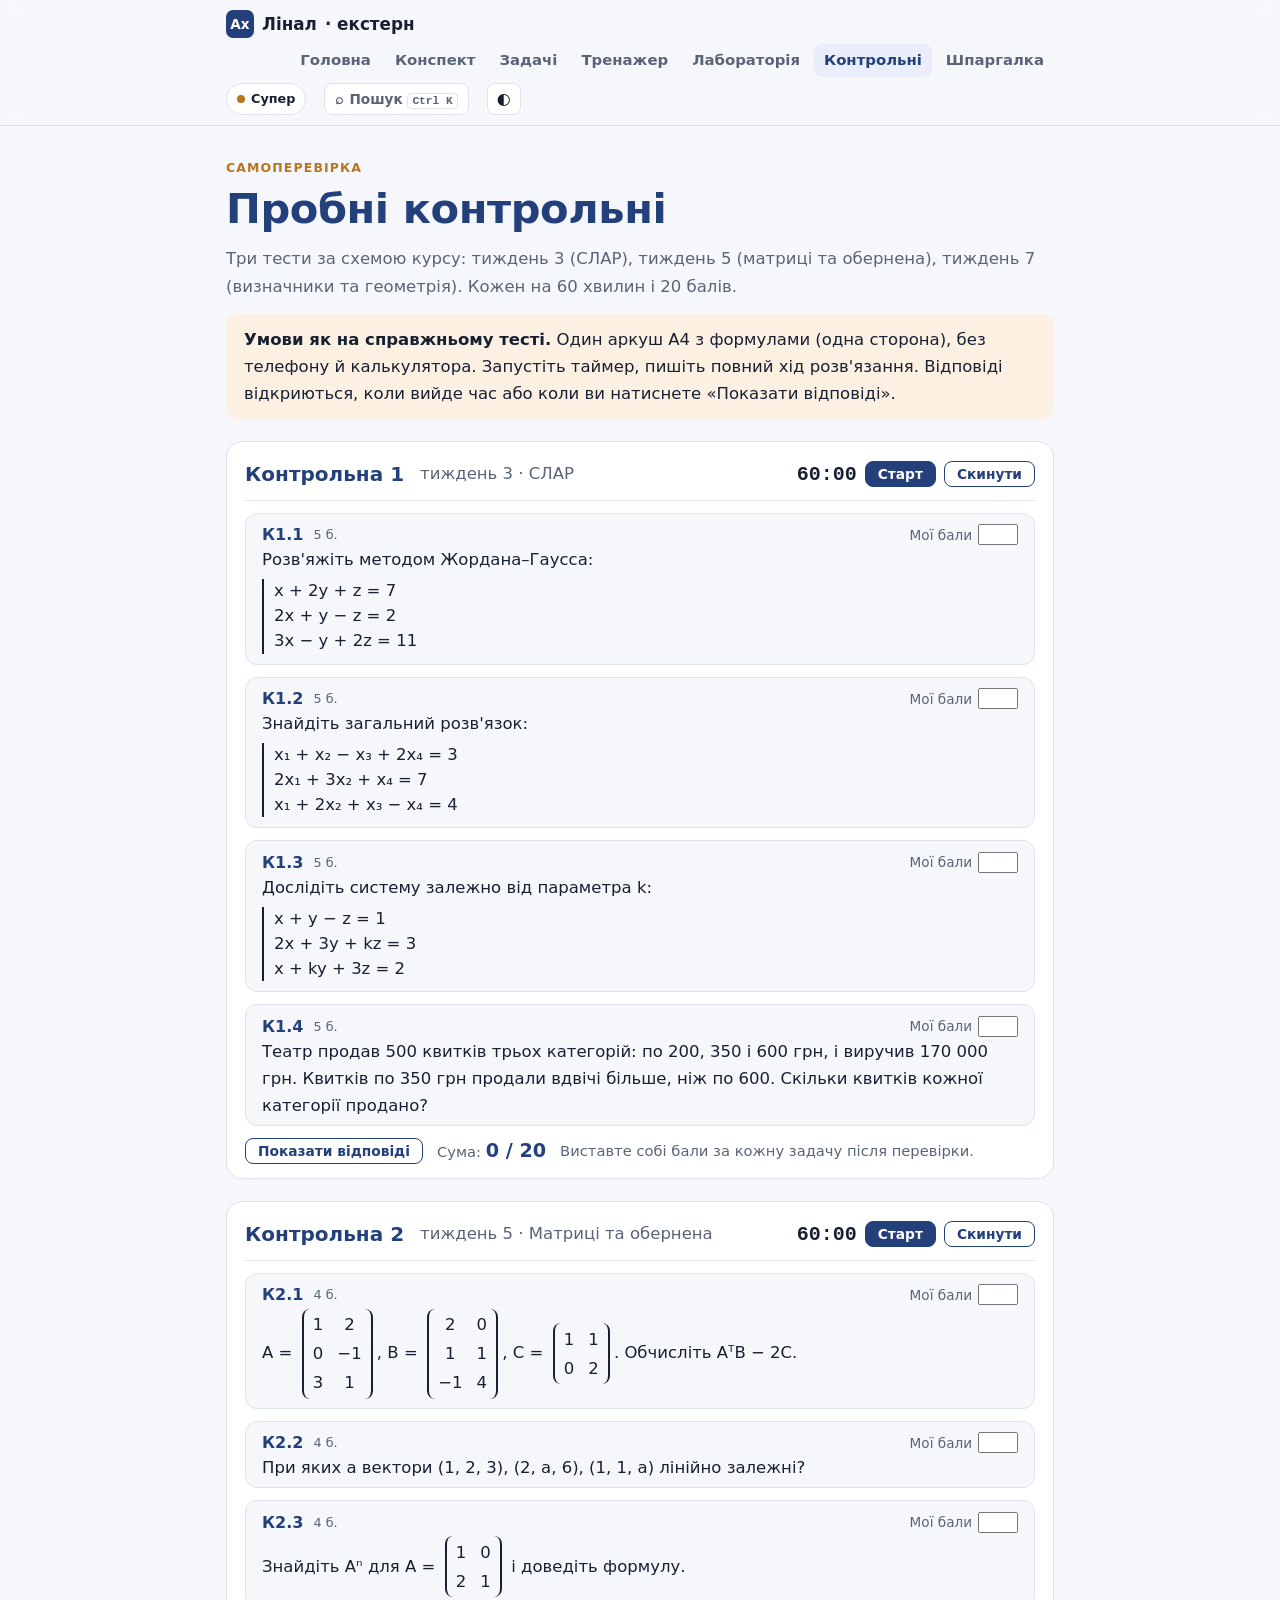
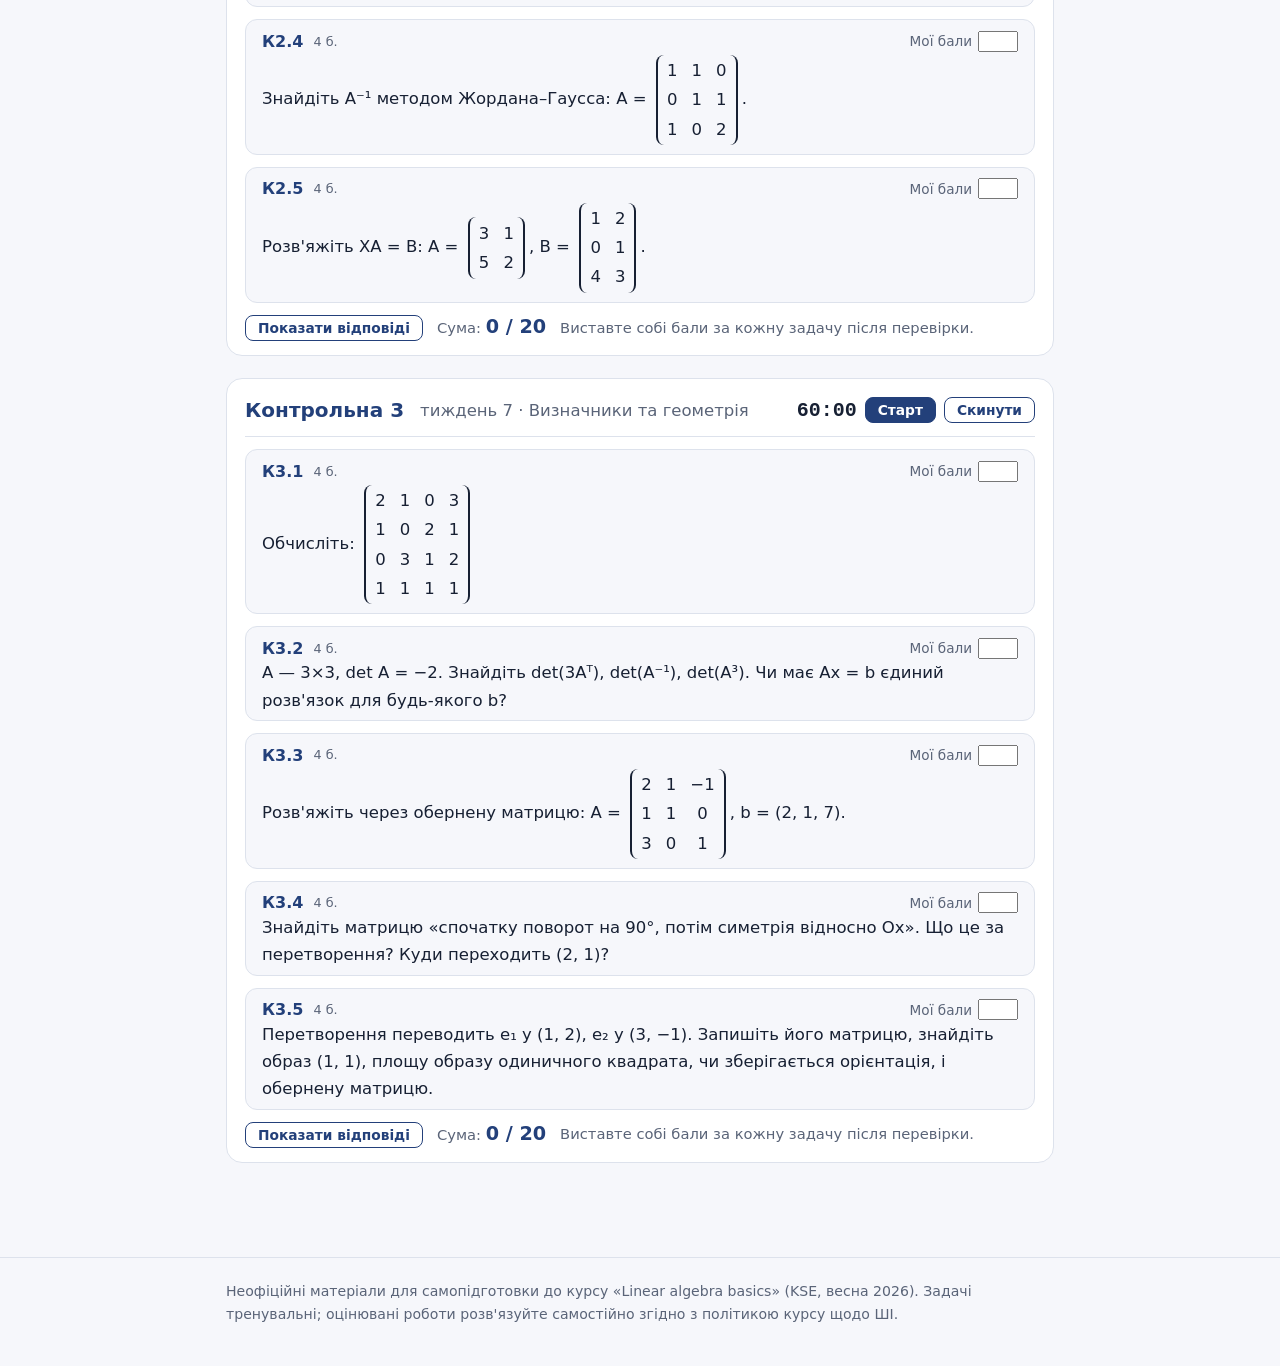
<file: tests.html>
<!doctype html>
<html lang="uk"><head><meta charset="utf-8">
<meta http-equiv="Content-Security-Policy" content="default-src 'self'; script-src 'self' 'sha256-HQ9kzVjKcI8MHDwqeMI5WxNUyQovLOeMaCUZct860l4='; style-src 'self' 'unsafe-inline' https://fonts.googleapis.com; font-src https://fonts.gstatic.com; img-src 'self' data:; connect-src 'self'; manifest-src 'self'; worker-src 'self'; base-uri 'self'; form-action 'none'; object-src 'none'">

<meta name="viewport" content="width=device-width, initial-scale=1, viewport-fit=cover">
<title>Пробні контрольні</title>
<meta name="description" content="Три пробні тести на 60 хвилин з таймером і самооцінюванням">
<link rel="icon" href="data:image/svg+xml,%3Csvg xmlns='http://www.w3.org/2000/svg' viewBox='0 0 32 32'%3E%3Crect width='32' height='32' rx='7' fill='%2323407a'/%3E%3Ctext x='16' y='22' font-size='15' font-family='sans-serif' font-weight='700' fill='white' text-anchor='middle'%3EAx%3C/text%3E%3C/svg%3E">
<link rel="preconnect" href="https://fonts.googleapis.com"><link rel="preconnect" href="https://fonts.gstatic.com" crossorigin>
<link rel="stylesheet" href="https://fonts.googleapis.com/css2?family=Inter:wght@400;600&family=JetBrains+Mono:wght@700&family=Manrope:wght@600;800&display=swap">
<link rel="stylesheet" href="assets/style.css?v=22">
<script>try{var t=localStorage.getItem("linal-theme");if(t)document.documentElement.setAttribute("data-theme",t)}catch(e){}try{document.documentElement.setAttribute("data-mode",localStorage.getItem("linal-mode")||"super")}catch(e){document.documentElement.setAttribute("data-mode","super")}</script>
<meta property="og:type" content="website">
<meta property="og:site_name" content="Лінал · екстерн">
<meta property="og:title" content="Пробні контрольні">
<meta property="og:description" content="Три пробні тести на 60 хвилин з таймером і самооцінюванням">
<meta property="og:url" content="https://dexipua.github.io/linal-extern/tests.html">
<meta property="og:image" content="https://dexipua.github.io/linal-extern/assets/icons/icon-512.png">
<meta property="og:locale" content="uk_UA">
<meta name="twitter:card" content="summary">
<link rel="canonical" href="https://dexipua.github.io/linal-extern/tests.html">
<link rel="manifest" href="manifest.webmanifest">
<link rel="apple-touch-icon" href="assets/icons/apple-touch-icon.png">
<meta name="theme-color" content="#23407a">
<meta name="apple-mobile-web-app-capable" content="yes">
<meta name="apple-mobile-web-app-title" content="Лінал">
</head><body>
<header class="top"><div class="wrap"><a class="brand" href="index.html"><i>Ax</i>Лінал<span class="bx"> · екстерн</span></a><nav aria-label="Розділи"><a href="index.html">Головна</a><a href="material.html">Конспект</a><a href="problems.html">Задачі</a><a href="trainer.html">Тренажер</a><a href="lab.html">Лабораторія</a><a href="tests.html" aria-current="page">Контрольні</a><a href="cheatsheet.html">Шпаргалка</a></nav></div></header>
<main><div class="wrap">
<p class="eyebrow">Самоперевірка</p>
<h1>Пробні контрольні</h1>
<p class="mut">Три тести за схемою курсу: тиждень 3 (СЛАР), тиждень 5 (матриці та обернена), тиждень 7 (визначники та геометрія). Кожен на 60 хвилин і 20 балів.</p>
<div class="warn"><b>Умови як на справжньому тесті.</b> Один аркуш А4 з формулами (одна сторона), без телефону й калькулятора. Запустіть таймер, пишіть повний хід розв'язання. Відповіді відкриються, коли вийде час або коли ви натиснете «Показати відповіді».</div>
<section class="test locked" id="k1">
<header><h2>Контрольна 1</h2><span class="mut">тиждень 3 · СЛАР</span>
<div class="timer"><output aria-live="off">60:00</output><button class="btn sm" type="button" data-act="go">Старт</button><button class="btn sm ghost" type="button" data-act="reset">Скинути</button></div></header>

<article class="p" id="pk1-1" data-l="2"><div class="ph"><span class="n">К1.1</span><span class="pts">5 б.</span><label class="pts">Мої бали <input type="number" inputmode="numeric" min="0" max="5" data-max="5" id="s1_1"></label></div>
<div>Розв'яжіть методом Жордана–Гаусса: <span class="sys">x + 2y + z = 7<br>2x + y − z = 2<br>3x − y + 2z = 11</span></div>
<details><summary>Відповідь</summary><div>x = 2, y = 1, z = 3.</div></details></article>
<article class="p" id="pk1-2" data-l="2"><div class="ph"><span class="n">К1.2</span><span class="pts">5 б.</span><label class="pts">Мої бали <input type="number" inputmode="numeric" min="0" max="5" data-max="5" id="s1_2"></label></div>
<div>Знайдіть загальний розв'язок: <span class="sys">x₁ + x₂ − x₃ + 2x₄ = 3<br>2x₁ + 3x₂ + x₄ = 7<br>x₁ + 2x₂ + x₃ − x₄ = 4</span></div>
<details><summary>Відповідь</summary><div>Зведена форма: <span class="M">1 0 -3 5 ¦ 2; 0 1 2 -3 ¦ 1; 0 0 0 0 ¦ 0</span>.<br>x₁ = 2 + 3s − 5t, x₂ = 1 − 2s + 3t, x₃ = s, x₄ = t.</div></details></article>
<article class="p" id="pk1-3" data-l="3"><div class="ph"><span class="n">К1.3</span><span class="pts">5 б.</span><label class="pts">Мої бали <input type="number" inputmode="numeric" min="0" max="5" data-max="5" id="s1_3"></label></div>
<div>Дослідіть систему залежно від параметра k: <span class="sys">x + y − z = 1<br>2x + 3y + kz = 3<br>x + ky + 3z = 2</span></div>
<details><summary>Відповідь</summary><div>R₂ − 2R₁: y + (k + 2)z = 1; R₃ − R₁: (k − 1)y + 4z = 1. Далі R₃ − (k − 1)R₂: (4 − (k − 1)(k + 2))z = 2 − k, тобто −(k + 3)(k − 2)z = 2 − k.<br>k ≠ 2, k ≠ −3: єдиний розв'язок x = 1, y = z = 1/(k + 3).<br>k = 2: 0 = 0, безліч розв'язків x = 5t, y = 1 − 4t, z = t.<br>k = −3: 0 = 5, розв'язків немає.</div></details></article>
<article class="p" id="pk1-4" data-l="2"><div class="ph"><span class="n">К1.4</span><span class="pts">5 б.</span><label class="pts">Мої бали <input type="number" inputmode="numeric" min="0" max="5" data-max="5" id="s1_4"></label></div>
<div>Театр продав 500 квитків трьох категорій: по 200, 350 і 600 грн, і виручив 170 000 грн. Квитків по 350 грн продали вдвічі більше, ніж по 600. Скільки квитків кожної категорії продано?</div>
<details><summary>Відповідь</summary><div>200 по 200 грн, 200 по 350 грн, 100 по 600 грн.</div></details></article>


<div class="score"><button class="btn sm ghost" type="button" data-act="reveal">Показати відповіді</button><span>Сума: <b>0 / 20</b></span><span>Виставте собі бали за кожну задачу після перевірки.</span></div>
</section><section class="test locked" id="k2">
<header><h2>Контрольна 2</h2><span class="mut">тиждень 5 · Матриці та обернена</span>
<div class="timer"><output aria-live="off">60:00</output><button class="btn sm" type="button" data-act="go">Старт</button><button class="btn sm ghost" type="button" data-act="reset">Скинути</button></div></header>

<article class="p" id="pk2-1" data-l="1"><div class="ph"><span class="n">К2.1</span><span class="pts">4 б.</span><label class="pts">Мої бали <input type="number" inputmode="numeric" min="0" max="4" data-max="4" id="s2_1"></label></div>
<div>A = <span class="M">1 2; 0 -1; 3 1</span>, B = <span class="M">2 0; 1 1; -1 4</span>, C = <span class="M">1 1; 0 2</span>. Обчисліть AᵀB − 2C.</div>
<details><summary>Відповідь</summary><div><span class="M">-3 10; 2 -1</span></div></details></article>
<article class="p" id="pk2-2" data-l="2"><div class="ph"><span class="n">К2.2</span><span class="pts">4 б.</span><label class="pts">Мої бали <input type="number" inputmode="numeric" min="0" max="4" data-max="4" id="s2_2"></label></div>
<div>При яких a вектори (1, 2, 3), (2, a, 6), (1, 1, a) лінійно залежні?</div>
<details><summary>Відповідь</summary><div>det = (a − 3)(a − 4): a = 3 або a = 4.</div></details></article>
<article class="p" id="pk2-3" data-l="2"><div class="ph"><span class="n">К2.3</span><span class="pts">4 б.</span><label class="pts">Мої бали <input type="number" inputmode="numeric" min="0" max="4" data-max="4" id="s2_3"></label></div>
<div>Знайдіть Aⁿ для A = <span class="M">1 0; 2 1</span> і доведіть формулу.</div>
<details><summary>Відповідь</summary><div>Aⁿ = <span class="M">1 0; 2n 1</span>.</div></details></article>
<article class="p" id="pk2-4" data-l="2"><div class="ph"><span class="n">К2.4</span><span class="pts">4 б.</span><label class="pts">Мої бали <input type="number" inputmode="numeric" min="0" max="4" data-max="4" id="s2_4"></label></div>
<div>Знайдіть A⁻¹ методом Жордана–Гаусса: A = <span class="M">1 1 0; 0 1 1; 1 0 2</span>.</div>
<details><summary>Відповідь</summary><div>det = 3, A⁻¹ = <span class="M">2/3 -2/3 1/3; 1/3 2/3 -1/3; -1/3 1/3 1/3</span>.</div></details></article>
<article class="p" id="pk2-5" data-l="2"><div class="ph"><span class="n">К2.5</span><span class="pts">4 б.</span><label class="pts">Мої бали <input type="number" inputmode="numeric" min="0" max="4" data-max="4" id="s2_5"></label></div>
<div>Розв'яжіть XA = B: A = <span class="M">3 1; 5 2</span>, B = <span class="M">1 2; 0 1; 4 3</span>.</div>
<details><summary>Відповідь</summary><div>A⁻¹ = <span class="M">2 -1; -5 3</span>, X = BA⁻¹ = <span class="M">-8 5; -5 3; -7 5</span>.</div></details></article>


<div class="score"><button class="btn sm ghost" type="button" data-act="reveal">Показати відповіді</button><span>Сума: <b>0 / 20</b></span><span>Виставте собі бали за кожну задачу після перевірки.</span></div>
</section><section class="test locked" id="k3">
<header><h2>Контрольна 3</h2><span class="mut">тиждень 7 · Визначники та геометрія</span>
<div class="timer"><output aria-live="off">60:00</output><button class="btn sm" type="button" data-act="go">Старт</button><button class="btn sm ghost" type="button" data-act="reset">Скинути</button></div></header>

<article class="p" id="pk3-1" data-l="2"><div class="ph"><span class="n">К3.1</span><span class="pts">4 б.</span><label class="pts">Мої бали <input type="number" inputmode="numeric" min="0" max="4" data-max="4" id="s3_1"></label></div>
<div>Обчисліть: <span class="M">2 1 0 3; 1 0 2 1; 0 3 1 2; 1 1 1 1</span></div>
<details><summary>Відповідь</summary><div>10.</div></details></article>
<article class="p" id="pk3-2" data-l="2"><div class="ph"><span class="n">К3.2</span><span class="pts">4 б.</span><label class="pts">Мої бали <input type="number" inputmode="numeric" min="0" max="4" data-max="4" id="s3_2"></label></div>
<div>A — 3×3, det A = −2. Знайдіть det(3Aᵀ), det(A⁻¹), det(A³). Чи має Ax = b єдиний розв'язок для будь-якого b?</div>
<details><summary>Відповідь</summary><div>27·(−2) = −54; −1/2; −8. Так, бо det A ≠ 0.</div></details></article>
<article class="p" id="pk3-3" data-l="2"><div class="ph"><span class="n">К3.3</span><span class="pts">4 б.</span><label class="pts">Мої бали <input type="number" inputmode="numeric" min="0" max="4" data-max="4" id="s3_3"></label></div>
<div>Розв'яжіть через обернену матрицю: A = <span class="M">2 1 -1; 1 1 0; 3 0 1</span>, b = (2, 1, 7).</div>
<details><summary>Відповідь</summary><div>det = 4, A⁻¹ = ¼·<span class="M">1 -1 1; -1 5 -1; -3 3 1</span>, x = (2, −1, 1).</div></details></article>
<article class="p" id="pk3-4" data-l="2"><div class="ph"><span class="n">К3.4</span><span class="pts">4 б.</span><label class="pts">Мої бали <input type="number" inputmode="numeric" min="0" max="4" data-max="4" id="s3_4"></label></div>
<div>Знайдіть матрицю «спочатку поворот на 90°, потім симетрія відносно Ox». Що це за перетворення? Куди переходить (2, 1)?</div>
<details><summary>Відповідь</summary><div><span class="M">1 0; 0 -1</span>·<span class="M">0 -1; 1 0</span> = <span class="M">0 -1; -1 0</span>, симетрія відносно y = −x. (2, 1) → (−1, −2).</div></details></article>
<article class="p" id="pk3-5" data-l="2"><div class="ph"><span class="n">К3.5</span><span class="pts">4 б.</span><label class="pts">Мої бали <input type="number" inputmode="numeric" min="0" max="4" data-max="4" id="s3_5"></label></div>
<div>Перетворення переводить e₁ у (1, 2), e₂ у (3, −1). Запишіть його матрицю, знайдіть образ (1, 1), площу образу одиничного квадрата, чи зберігається орієнтація, і обернену матрицю.</div>
<details><summary>Відповідь</summary><div>A = <span class="M">1 3; 2 -1</span>, A(1, 1) = (4, 1), det = −7: площа 7, орієнтація змінюється. A⁻¹ = <span class="M">1/7 3/7; 2/7 -1/7</span>.</div></details></article>


<div class="score"><button class="btn sm ghost" type="button" data-act="reveal">Показати відповіді</button><span>Сума: <b>0 / 20</b></span><span>Виставте собі бали за кожну задачу після перевірки.</span></div>
</section><section class="test locked" id="k4" data-d="1">
<header><h2>Контрольна 4</h2><span class="mut">поглиблена · блоки 6–8: ранг, власні значення, проєкції</span>
<div class="timer"><output aria-live="off">60:00</output><button class="btn sm" type="button" data-act="go">Старт</button><button class="btn sm ghost" type="button" data-act="reset">Скинути</button></div></header>
<article class="p" id="pk4-1" data-l="2"><div class="ph"><span class="n">К4.1</span><span class="pts">4 б.</span><label class="pts">Мої бали <input type="number" inputmode="numeric" min="0" max="4" data-max="4" id="s4_1"></label></div>
<div>Знайдіть ранг і базис ядра матриці <span class="M">1 1 2; 2 1 3; 1 0 1</span>. Перевірте теорему про ранг.</div>
<details><summary>Відповідь</summary><div>Зведена форма <span class="M">1 0 1; 0 1 1; 0 0 0</span>: rank = 2, Ker A = {t·(−1, −1, 1)}, 1 + 2 = 3.</div></details></article>
<article class="p" id="pk4-2" data-l="2"><div class="ph"><span class="n">К4.2</span><span class="pts">4 б.</span><label class="pts">Мої бали <input type="number" inputmode="numeric" min="0" max="4" data-max="4" id="s4_2"></label></div>
<div>Знайдіть власні значення та власні вектори A = <span class="M">5 -2; 1 2</span>.</div>
<details><summary>Відповідь</summary><div>λ² − 7λ + 12 = 0: λ = 3 з вектором (1, 1), λ = 4 з вектором (2, 1).</div></details></article>
<article class="p" id="pk4-3" data-l="3"><div class="ph"><span class="n">К4.3</span><span class="pts">4 б.</span><label class="pts">Мої бали <input type="number" inputmode="numeric" min="0" max="4" data-max="4" id="s4_3"></label></div>
<div>Для матриці з К4.2 запишіть A = PDP⁻¹ і знайдіть формулу Aⁿ. Перевірте її при n = 2.</div>
<details><summary>Відповідь</summary><div>P = <span class="M">1 2; 1 1</span>, D = diag(3, 4), P⁻¹ = <span class="M">-1 2; 1 -1</span>. Aⁿ = <span class="M">2·4ⁿ−3ⁿ 2·3ⁿ−2·4ⁿ; 4ⁿ−3ⁿ 2·3ⁿ−4ⁿ</span>; A² = <span class="M">23 -14; 7 2</span>.</div></details></article>
<article class="p" id="pk4-4" data-l="2"><div class="ph"><span class="n">К4.4</span><span class="pts">4 б.</span><label class="pts">Мої бали <input type="number" inputmode="numeric" min="0" max="4" data-max="4" id="s4_4"></label></div>
<div>Розкладіть v = (2, 1, 3) на проєкцію на напрям u = (1, 1, 1) і ортогональну до u складову.</div>
<details><summary>Відповідь</summary><div>proj = (6/3)·(1, 1, 1) = (2, 2, 2); v − proj = (0, −1, 1), і (0, −1, 1)·(1, 1, 1) = 0.</div></details></article>
<article class="p" id="pk4-5" data-l="3"><div class="ph"><span class="n">К4.5</span><span class="pts">4 б.</span><label class="pts">Мої бали <input type="number" inputmode="numeric" min="0" max="4" data-max="4" id="s4_5"></label></div>
<div>Методом найменших квадратів знайдіть пряму y = a + bx для точок (0, 0), (1, 1), (2, 1).</div>
<details><summary>Відповідь</summary><div>AᵀA = <span class="M">3 3; 3 5</span>, Aᵀb = (2, 3) ⇒ a = 1/6, b = 1/2: y = 1/6 + x/2.</div></details></article>
<div class="score"><button class="btn sm ghost" type="button" data-act="reveal">Показати відповіді</button><span>Сума: <b>0 / 20</b></span><span>Виставте собі бали за кожну задачу після перевірки.</span></div>
</section>

</div></main>
<footer><div class="wrap">Неофіційні матеріали для самопідготовки до курсу «Linear algebra basics» (KSE, весна 2026). Задачі тренувальні; оцінювані роботи розв'язуйте самостійно згідно з політикою курсу щодо ШІ.</div></footer>
<script src="assets/app.js?v=22"></script><script src="assets/search.js?v=22"></script>
</body></html>
</file>
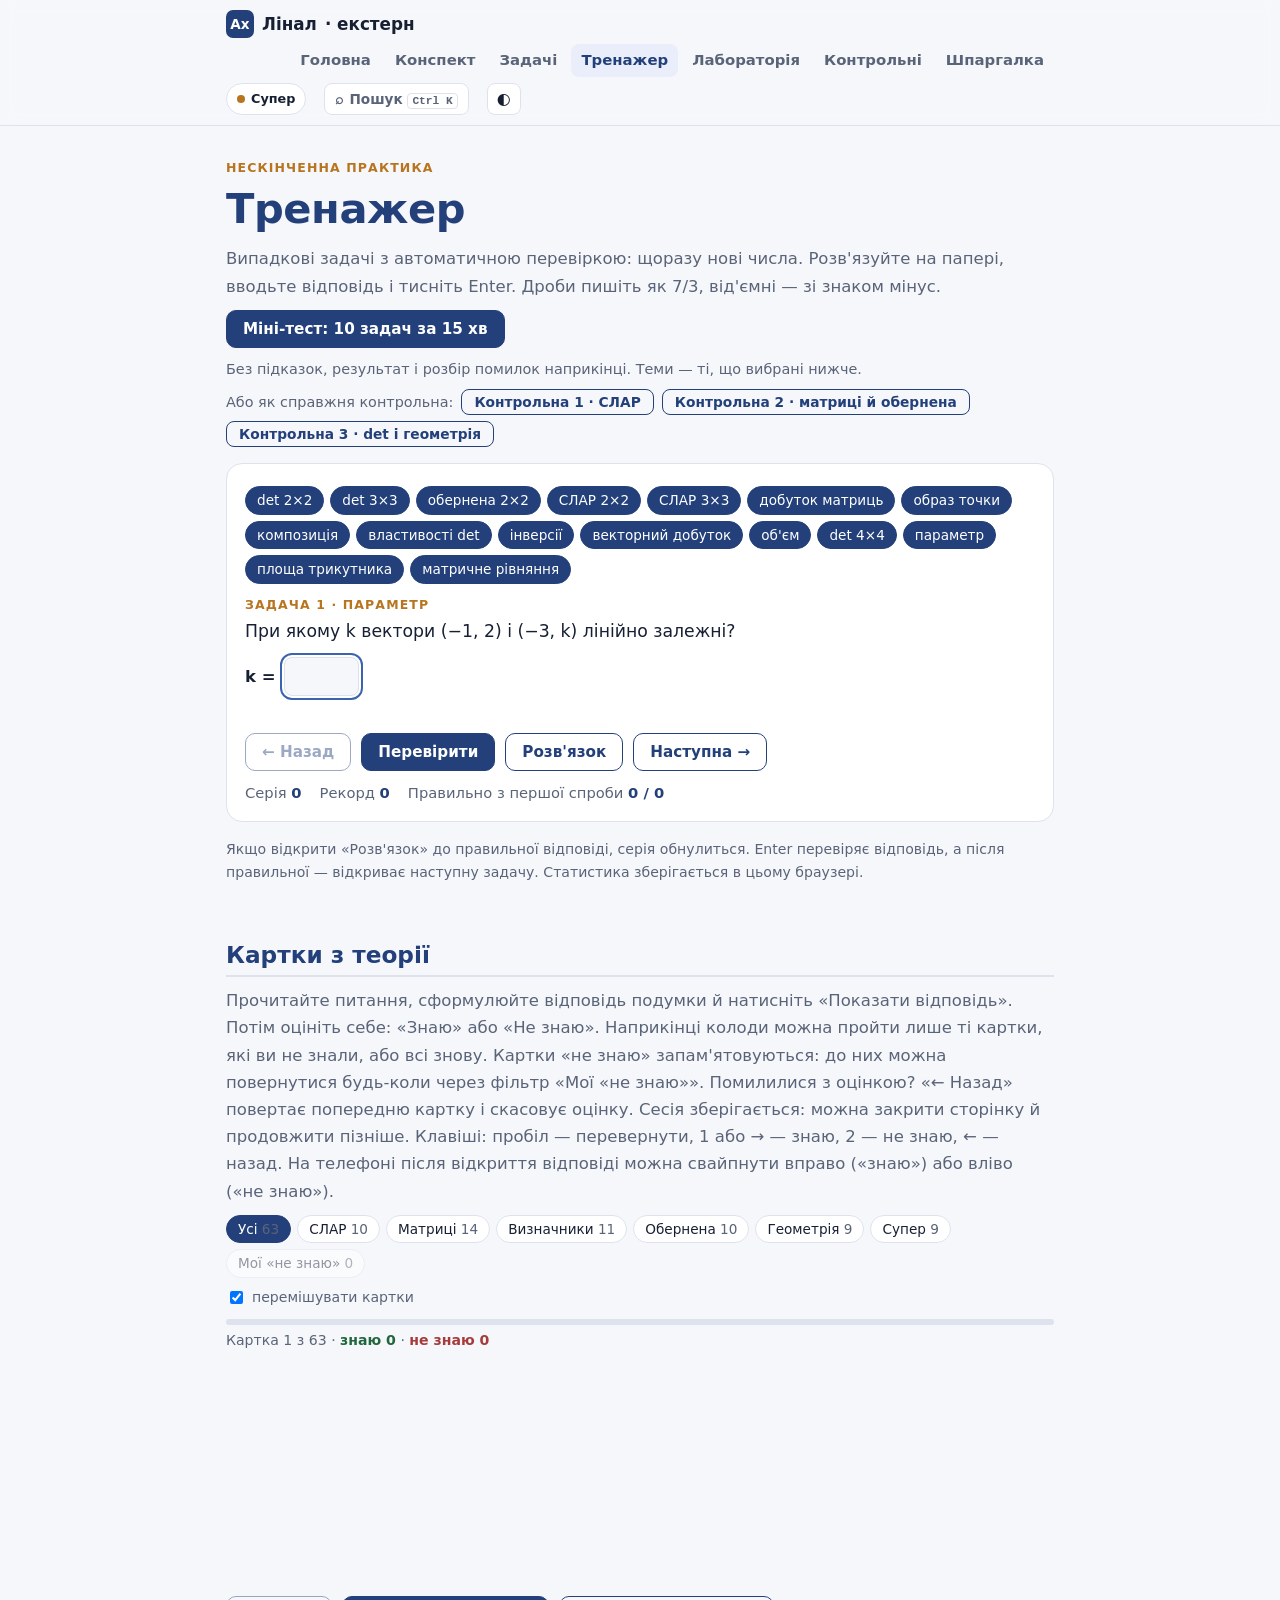
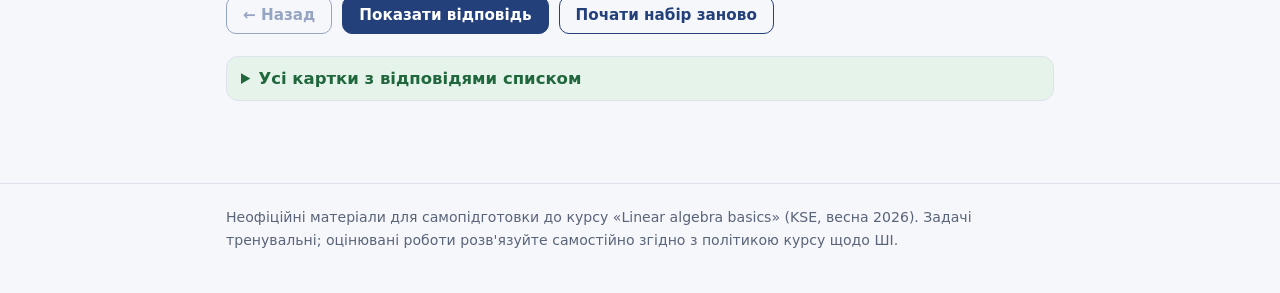
<file: trainer.html>
<!doctype html>
<html lang="uk"><head><meta charset="utf-8">
<meta http-equiv="Content-Security-Policy" content="default-src 'self'; script-src 'self' 'sha256-HQ9kzVjKcI8MHDwqeMI5WxNUyQovLOeMaCUZct860l4='; style-src 'self' 'unsafe-inline' https://fonts.googleapis.com; font-src https://fonts.gstatic.com; img-src 'self' data:; connect-src 'self'; manifest-src 'self'; worker-src 'self'; base-uri 'self'; form-action 'none'; object-src 'none'">

<meta name="viewport" content="width=device-width, initial-scale=1, viewport-fit=cover">
<title>Тренажер з лінійної алгебри</title>
<meta name="description" content="Нескінченні випадкові задачі з автоперевіркою і картки з теорії">
<link rel="icon" href="data:image/svg+xml,%3Csvg xmlns='http://www.w3.org/2000/svg' viewBox='0 0 32 32'%3E%3Crect width='32' height='32' rx='7' fill='%2323407a'/%3E%3Ctext x='16' y='22' font-size='15' font-family='sans-serif' font-weight='700' fill='white' text-anchor='middle'%3EAx%3C/text%3E%3C/svg%3E">
<link rel="preconnect" href="https://fonts.googleapis.com"><link rel="preconnect" href="https://fonts.gstatic.com" crossorigin>
<link rel="stylesheet" href="https://fonts.googleapis.com/css2?family=Inter:wght@400;600&family=JetBrains+Mono:wght@700&family=Manrope:wght@600;800&display=swap">
<link rel="stylesheet" href="assets/style.css?v=22">
<script>try{var t=localStorage.getItem("linal-theme");if(t)document.documentElement.setAttribute("data-theme",t)}catch(e){}try{document.documentElement.setAttribute("data-mode",localStorage.getItem("linal-mode")||"super")}catch(e){document.documentElement.setAttribute("data-mode","super")}</script>
<meta property="og:type" content="website">
<meta property="og:site_name" content="Лінал · екстерн">
<meta property="og:title" content="Тренажер з лінійної алгебри">
<meta property="og:description" content="Нескінченні випадкові задачі з автоперевіркою і картки з теорії">
<meta property="og:url" content="https://dexipua.github.io/linal-extern/trainer.html">
<meta property="og:image" content="https://dexipua.github.io/linal-extern/assets/icons/icon-512.png">
<meta property="og:locale" content="uk_UA">
<meta name="twitter:card" content="summary">
<link rel="canonical" href="https://dexipua.github.io/linal-extern/trainer.html">
<link rel="manifest" href="manifest.webmanifest">
<link rel="apple-touch-icon" href="assets/icons/apple-touch-icon.png">
<meta name="theme-color" content="#23407a">
<meta name="apple-mobile-web-app-capable" content="yes">
<meta name="apple-mobile-web-app-title" content="Лінал">
</head><body>
<header class="top"><div class="wrap"><a class="brand" href="index.html"><i>Ax</i>Лінал<span class="bx"> · екстерн</span></a><nav aria-label="Розділи"><a href="index.html">Головна</a><a href="material.html">Конспект</a><a href="problems.html">Задачі</a><a href="trainer.html" aria-current="page">Тренажер</a><a href="lab.html">Лабораторія</a><a href="tests.html">Контрольні</a><a href="cheatsheet.html">Шпаргалка</a></nav></div></header>
<main><div class="wrap">
<p class="eyebrow">Нескінченна практика</p>
<h1>Тренажер</h1>
<p class="mut">Випадкові задачі з автоматичною перевіркою: щоразу нові числа. Розв'язуйте на папері, вводьте відповідь і тисніть Enter. Дроби пишіть як 7/3, від'ємні — зі знаком мінус.</p>

<div class="row" style="margin:6px 0 2px"><button class="btn" type="button" id="btn-exam">Міні-тест: 10 задач за 15 хв</button><span class="mut" style="font-size:.9rem">Без підказок, результат і розбір помилок наприкінці. Теми — ті, що вибрані нижче.</span></div>
<div class="presets" role="group" aria-label="Міні-тест у форматі контрольної">
  <span class="mut">Або як справжня контрольна:</span>
  <button type="button" class="btn sm ghost" data-preset="t1">Контрольна 1 · СЛАР</button>
  <button type="button" class="btn sm ghost" data-preset="t2">Контрольна 2 · матриці й обернена</button>
  <button type="button" class="btn sm ghost" data-preset="t3">Контрольна 3 · det і геометрія</button>
</div>
<section class="tool" id="drill" aria-label="Тренажер">
  <div class="exbar" id="exbar" hidden></div>
  <div class="filt ch" id="topics" role="group" aria-label="Теми тренажера"></div>
  <div class="q" id="q"></div>
  <div class="ans" id="inputs"></div>
  <div class="fb" id="fb" aria-live="polite"></div>
  <div class="row">
    <button class="btn ghost" type="button" id="btn-prev" aria-label="Попередня задача">← Назад</button>
    <button class="btn" type="button" id="btn-check">Перевірити</button>
    <button class="btn ghost" type="button" id="btn-sol">Розв'язок</button>
    <button class="btn ghost" type="button" id="btn-next">Наступна →</button>
  </div>
  <div class="sol" id="sol" hidden></div>
  <div class="thist" id="thist" hidden></div>
  <div class="tstat" id="tstat"></div>
</section>
<section class="tool exres" id="exres" hidden aria-live="polite"></section>
<p class="mut" style="font-size:.88rem">Якщо відкрити «Розв'язок» до правильної відповіді, серія обнулиться. Enter перевіряє відповідь, а після правильної — відкриває наступну задачу. Статистика зберігається в цьому браузері.</p>

<h2 id="cards">Картки з теорії</h2>
<p class="mut">Прочитайте питання, сформулюйте відповідь подумки й натисніть «Показати відповідь». Потім оцініть себе: «Знаю» або «Не знаю». Наприкінці колоди можна пройти лише ті картки, які ви не знали, або всі знову. Картки «не знаю» запам'ятовуються: до них можна повернутися будь-коли через фільтр «Мої «не знаю»». Помилилися з оцінкою? «← Назад» повертає попередню картку і скасовує оцінку. Сесія зберігається: можна закрити сторінку й продовжити пізніше. Клавіші: пробіл — перевернути, 1 або → — знаю, 2 — не знаю, ← — назад. На телефоні після відкриття відповіді можна свайпнути вправо («знаю») або вліво («не знаю»).</p>
<div class="filt ch" id="ftopics" role="group" aria-label="Теми карток"></div>
<div class="row" style="margin-top:8px"><label class="chkl"><input type="checkbox" id="f-mix" checked> перемішувати картки</label></div>
<p class="note" id="fresume" hidden></p>
<div class="meter" style="margin:10px 0 4px"><b id="fprog"></b></div>
<p class="mut" style="font-size:.88rem;margin:0" id="fleft"></p>
<div class="flash">
  <div class="card3d" id="card" tabindex="0" role="button" aria-label="Перевернути картку">
    <div class="face front"><div><span id="fq"></span><span class="hint">натисніть, щоб побачити відповідь</span></div></div>
    <div class="face back"><div><small>Відповідь</small><span id="fa" class="fa"></span><span id="fe" class="fe"></span></div></div>
  </div>
</div>
<div class="row" id="frow">
  <button class="btn ghost" type="button" id="f-back" aria-label="Повернутися до попередньої картки">← Назад</button>
  <button class="btn" type="button" id="f-show">Показати відповідь</button>
  <button class="btn" type="button" id="f-know" hidden>Знаю</button>
  <button class="btn ghost no" type="button" id="f-no" hidden>Не знаю</button>
  <button class="btn ghost" type="button" id="f-shuffle">Почати набір заново</button>
</div>
<section class="tool" id="fend" hidden aria-live="polite"></section>

<details class="chk" style="margin-top:22px"><summary>Усі картки з відповідями списком</summary><div id="flist" class="flist"></div></details>

</div></main>
<footer><div class="wrap">Неофіційні матеріали для самопідготовки до курсу «Linear algebra basics» (KSE, весна 2026). Задачі тренувальні; оцінювані роботи розв'язуйте самостійно згідно з політикою курсу щодо ШІ.</div></footer>
<script src="assets/app.js?v=22"></script><script src="assets/search.js?v=22"></script><script src="assets/frac.js?v=22"></script><script src="assets/cards.js?v=22"></script><script src="assets/trainer.js?v=22"></script>
</body></html>
</file>
<file: assets/style.css>
/* Лінал · екстерн — shared styles
   Layout: sticky top bar; one reading column (≤ 860px); material page adds a sticky TOC rail on wide screens */
:root{
  --bg:#f6f7fb;--surface:#ffffff;--fg:#172033;--mut:#5a6478;--line:#dde2ec;
  --acc:#23407a;--acc2:#3a63b0;--acc-soft:#e9eefa;--hi:#b8741f;--hi-soft:#fbf0e1;
  --ok:#e5f3ea;--okfg:#21673d;--bad:#a63b3b;
  --l1:#2f7d4f;--l2:#a86f12;--l3:#ad3b3b;
  --fd:"Manrope",system-ui,sans-serif;
  --fb:"Inter",system-ui,-apple-system,"Segoe UI",Roboto,sans-serif;
  --fm:"JetBrains Mono",ui-monospace,Consolas,monospace;
  --r:12px;
  color-scheme:light;
}
@media (prefers-color-scheme:dark){:root:not([data-theme="light"]){
  --bg:#10131a;--surface:#171b25;--fg:#e4e8f0;--mut:#98a1b4;--line:#2b3142;
  --acc:#90b1ff;--acc2:#a9c2ff;--acc-soft:#1b2540;--hi:#e3a855;--hi-soft:#2c2316;
  --ok:#17291f;--okfg:#8fd3a8;--bad:#ec8a8a;--l1:#6cc28d;--l2:#e0b25a;--l3:#ec8080;color-scheme:dark}}
:root[data-theme="dark"]{
  --bg:#10131a;--surface:#171b25;--fg:#e4e8f0;--mut:#98a1b4;--line:#2b3142;
  --acc:#90b1ff;--acc2:#a9c2ff;--acc-soft:#1b2540;--hi:#e3a855;--hi-soft:#2c2316;
  --ok:#17291f;--okfg:#8fd3a8;--bad:#ec8a8a;--l1:#6cc28d;--l2:#e0b25a;--l3:#ec8080;color-scheme:dark}

*{box-sizing:border-box}
[hidden]{display:none!important}
html{scroll-padding-top:calc(var(--toph,57px) + 90px)}
body{margin:0;background:var(--bg);color:var(--fg);font:16.5px/1.65 var(--fb);-webkit-text-size-adjust:100%}
.wrap{max-width:860px;margin:0 auto;padding-left:max(16px,env(safe-area-inset-left,0px));padding-right:max(16px,env(safe-area-inset-right,0px))}
.wide{max-width:1120px}
h1,h2,h3,h4{font-family:var(--fd);color:var(--acc);text-wrap:balance;line-height:1.25;margin:0}
h1{font-size:clamp(1.8rem,4.5vw,2.6rem);font-weight:800;letter-spacing:-.01em}
h2{font-size:1.45rem;margin-top:2.4em;padding-bottom:6px;border-bottom:2px solid var(--line)}
h3{font-size:1.08rem;margin:1.5em 0 .4em}
p,ul,ol{margin:.6em 0}
a{color:var(--acc2)}
a:focus-visible,button:focus-visible,summary:focus-visible,input:focus-visible{outline:2px solid var(--acc2);outline-offset:2px;border-radius:4px}
.mut{color:var(--mut)}
.eyebrow{font:600 .78rem/1.2 var(--fb);letter-spacing:.09em;text-transform:uppercase;color:var(--hi)}

/* top bar */
.top{position:sticky;top:0;z-index:20;background:color-mix(in srgb,var(--bg) 88%,transparent);backdrop-filter:blur(8px);border-bottom:1px solid var(--line);padding-top:env(safe-area-inset-top,0px)}
.top .wrap{display:flex;align-items:center;gap:6px 18px;flex-wrap:wrap;padding-block:10px}
.brand{font:800 1.05rem var(--fd);color:var(--fg);text-decoration:none;display:flex;align-items:center;gap:8px}
.brand i{font-style:normal;display:inline-grid;place-items:center;width:28px;height:28px;border-radius:7px;background:var(--acc);color:var(--surface);font-size:.85rem}
.top nav{display:flex;flex-wrap:wrap;gap:2px 4px;margin-left:auto}
.top nav a{color:var(--mut);text-decoration:none;font-weight:600;font-size:.93rem;padding:4px 10px;border-radius:8px}
.top nav a:hover{color:var(--fg);background:var(--acc-soft)}
.top nav a[aria-current="page"]{color:var(--acc);background:var(--acc-soft)}

main{padding-block:28px 72px}
footer{border-top:1px solid var(--line);color:var(--mut);font-size:.88rem}
footer .wrap{padding-block:22px 40px}

/* blocks */
.card{background:var(--surface);border:1px solid var(--line);border-radius:var(--r);padding:14px 18px;margin:14px 0}
.note{background:var(--acc-soft);border-radius:var(--r);padding:12px 18px;margin:14px 0}
.warn{background:var(--hi-soft);border-radius:var(--r);padding:12px 18px;margin:14px 0}
.ext{border-left:3px solid var(--hi);padding-left:12px;color:var(--mut)}
.sc{overflow-x:auto;max-width:100%}
table{border-collapse:collapse;width:100%;background:var(--surface)}
td,th{border:1px solid var(--line);padding:6px 9px;text-align:left;vertical-align:top}
th{font-weight:600;color:var(--acc)}
.btn{display:inline-flex;align-items:center;gap:6px;font:600 .95rem var(--fb);padding:9px 16px;border-radius:10px;border:1px solid var(--acc);background:var(--acc);color:var(--surface);text-decoration:none;cursor:pointer}
.btn.ghost{background:transparent;color:var(--acc)}
.btn.sm{padding:4px 12px;font-size:.86rem;border-radius:8px}
.row{display:flex;gap:10px;flex-wrap:wrap;align-items:center}

/* math notation */
.M{display:inline-grid;gap:.12em .85em;padding:.15em .55em;border-left:2px solid currentColor;border-right:2px solid currentColor;border-radius:8px;vertical-align:middle;text-align:center;margin:.15em .25em;font-variant-numeric:tabular-nums}
.M>i{font-style:normal}.M>i.s{border-left:1px solid currentColor;padding:0;margin-left:-.45em}
.fr{display:inline-flex;flex-direction:column;line-height:1.1;font-size:.88em;vertical-align:middle}
.fr b{font-weight:400;padding:0 2px}.fr b:first-child{border-bottom:1px solid currentColor}
.sys{display:inline-block;border-left:2px solid currentColor;padding-left:10px;margin:4px 0;line-height:1.5}
details.chk{border:1px solid var(--line);border-radius:var(--r);margin:10px 0;padding:2px 14px;background:var(--ok)}
details.chk summary{cursor:pointer;font-weight:600;color:var(--okfg);padding:6px 0}

/* home */
.hero{display:grid;grid-template-columns:1.3fr 1fr;gap:28px;align-items:center;padding-block:18px 8px}
.hero>*{min-width:0}
.hero p.lead{font-size:1.08rem;color:var(--mut);max-width:58ch}
.hero-fig{background:var(--surface);border:1px solid var(--line);border-radius:16px;padding:18px;font-size:1.05rem;text-align:center;
  background-image:linear-gradient(var(--line) 1px,transparent 1px),linear-gradient(90deg,var(--line) 1px,transparent 1px);background-size:22px 22px;background-position:-1px -1px}
.hero-fig .arrow{display:block;color:var(--hi);font:600 .85rem var(--fb);margin:6px 0;letter-spacing:.04em}
.hero-fig .M{background:var(--surface)}
@media (max-width:720px){.hero{grid-template-columns:1fr}}
.stats{display:grid;grid-template-columns:repeat(auto-fit,minmax(150px,1fr));gap:12px;margin:18px 0}
.stat{background:var(--surface);border:1px solid var(--line);border-radius:var(--r);padding:12px 14px}
.stat b{display:block;font:800 1.6rem var(--fd);color:var(--acc);font-variant-numeric:tabular-nums}
.stat span{color:var(--mut);font-size:.88rem}
.route{list-style:none;padding:0;margin:16px 0;display:grid;gap:12px;counter-reset:r}
.route li{counter-increment:r;display:grid;grid-template-columns:44px 1fr;gap:4px 14px;background:var(--surface);border:1px solid var(--line);border-radius:var(--r);padding:14px 16px}
.route li::before{content:counter(r);grid-row:span 3;display:grid;place-items:center;width:40px;height:40px;border-radius:50%;background:var(--acc-soft);color:var(--acc);font:800 1.1rem var(--fd)}
.route h3{margin:0;font-size:1.05rem}
.route p{margin:0;color:var(--mut);font-size:.95rem}
.route .row{margin-top:6px}
.meter{height:6px;background:var(--line);border-radius:3px;overflow:hidden;margin-top:6px}
.meter b{display:block;height:100%;width:0;background:var(--l1);transition:width .4s}
.grid2{display:grid;grid-template-columns:repeat(auto-fit,minmax(260px,1fr));gap:14px}
.grid2>*{min-width:0}

/* material layout */
.layout{display:grid;grid-template-columns:220px minmax(0,1fr);gap:36px}
.toc{position:sticky;top:calc(var(--toph,57px) + 16px);align-self:start;max-height:calc(100vh - 96px);overflow:auto;font-size:.9rem;padding-top:6px}
.toc a{display:block;color:var(--mut);text-decoration:none;padding:3px 10px;border-left:2px solid var(--line)}
.toc a.sub{padding-left:22px;font-size:.85rem}
.toc a.on{color:var(--acc);border-left-color:var(--acc);font-weight:600}
@media (max-width:900px){.layout{grid-template-columns:minmax(0,1fr)}.toc{display:none}}
.next{display:flex;justify-content:space-between;gap:10px;flex-wrap:wrap;margin-top:18px;padding:12px 16px;border-radius:var(--r);background:var(--acc-soft)}

/* problems */
.bar{position:sticky;top:var(--toph,57px);z-index:10;background:var(--bg);border-bottom:1px solid var(--line);padding:8px 0;display:flex;flex-wrap:wrap;gap:8px 14px;align-items:center}
.filt{display:flex;gap:6px;flex-wrap:wrap}
.filt button{font:inherit;font-size:.85rem;border:1px solid var(--line);background:var(--surface);color:var(--fg);border-radius:999px;padding:2px 11px;cursor:pointer}
.filt button[aria-pressed="true"]{background:var(--acc);color:var(--surface);border-color:var(--acc)}
.prog{display:flex;align-items:center;gap:8px;font-size:.9rem;color:var(--mut);font-variant-numeric:tabular-nums;margin-left:auto}
.prog i{display:block;width:110px;height:6px;border-radius:3px;background:var(--line);overflow:hidden}
.prog i b{display:block;height:100%;width:0;background:var(--l1);transition:width .3s}
.bp{font:600 .85rem var(--fb);color:var(--mut);margin-left:8px;font-variant-numeric:tabular-nums}
h3.grp{font-size:.82rem;text-transform:uppercase;letter-spacing:.08em;color:var(--mut);margin:1.8em 0 .4em}
.p{border:1px solid var(--line);border-radius:var(--r);padding:10px 16px 6px;margin:12px 0;background:var(--surface)}
.p.done{background:var(--ok)}
.p.done .ph .n{text-decoration:line-through}
.ph{display:flex;align-items:center;gap:10px;flex-wrap:wrap}
.ph .n{font:800 1rem var(--fd);color:var(--acc);font-variant-numeric:tabular-nums}
.lv{font-size:.76rem;font-weight:600;letter-spacing:.03em;padding:0 8px;border-radius:999px;border:1px solid currentColor}
.lv1{color:var(--l1)}.lv2{color:var(--l2)}.lv3{color:var(--l3)}
.pts{font-size:.8rem;color:var(--mut)}
.ph label{margin-left:auto;font-size:.85rem;color:var(--mut);display:flex;gap:6px;align-items:center;cursor:pointer}
.p>div{min-width:0}
.p details{margin:6px 0 4px}
.p summary{cursor:pointer;font-weight:600;color:var(--acc2);font-size:.92rem;padding:2px 0}
.p details>div{border-left:3px solid var(--line);padding:2px 0 2px 12px;margin:4px 0 6px}
ol.sub{margin:.3em 0;padding-left:1.4em}
.hidden-lv{display:none}

/* tests */
.test{background:var(--surface);border:1px solid var(--line);border-radius:16px;padding:6px 18px 14px;margin:22px 0}
.test>header{display:flex;flex-wrap:wrap;gap:8px 16px;align-items:center;padding:12px 0;border-bottom:1px solid var(--line)}
.test>header h2{border:0;margin:0;padding:0;font-size:1.25rem}
.timer{margin-left:auto;display:flex;align-items:center;gap:8px}
.timer output{font:700 1.25rem var(--fm);font-variant-numeric:tabular-nums;color:var(--fg);min-width:5.2ch;text-align:right}
.timer output.low{color:var(--bad)}
.test .p{background:var(--bg)}
.test.locked .p details{display:none}
.score{display:flex;flex-wrap:wrap;gap:8px 14px;align-items:center;margin-top:12px;color:var(--mut);font-size:.92rem}
.score b{color:var(--acc);font:800 1.2rem var(--fd)}
.score input{width:3.4em;font:inherit;padding:2px 6px;border:1px solid var(--line);border-radius:6px;background:var(--surface);color:var(--fg)}

/* cheatsheet */
.sheet{columns:2 330px;column-gap:22px;font-size:.9rem;line-height:1.45}
.sheet section{break-inside:avoid;background:var(--surface);border:1px solid var(--line);border-radius:10px;padding:8px 12px;margin:0 0 12px}
.sheet h3{margin:0 0 4px;font-size:.95rem}
.sheet ul{margin:0;padding-left:1.1em}
.sheet table{font-size:.85rem}
.sheet td{padding:3px 6px}
@media print{
  @page{size:A4;margin:9mm}
  .top,footer,.noprint{display:none!important}
  body{background:#fff;color:#000;font-size:10px}
  main{padding:0}
  .wrap{max-width:none;padding:0}
  .sheet{columns:2;column-gap:10px;font-size:8.6px}
  .sheet section{border-color:#999;padding:4px 7px;margin-bottom:6px;background:#fff}
  .sheet h3{color:#000}
  h1{font-size:14px;color:#000}
  .M{margin:.05em .15em;padding:0 .35em}
}
@media (prefers-reduced-motion:reduce){*{transition:none!important;scroll-behavior:auto!important}}

/* ---------- trainer ---------- */
.tool{background:var(--surface);border:1px solid var(--line);border-radius:16px;padding:16px 18px;margin:16px 0}
.tool>*{min-width:0}
#topics{margin:6px 0 14px}
.q{font-size:1.08rem;margin:4px 0 12px}
.q .eyebrow{display:block;margin-bottom:4px}
.ans{display:flex;flex-wrap:wrap;gap:10px 18px;align-items:center;margin:10px 0}
.ans input,.ansM input,#rg input,.vin input{font:inherit;font-variant-numeric:tabular-nums;width:4.6em;padding:5px 7px;border:1px solid var(--line);border-radius:8px;background:var(--bg);color:var(--fg);text-align:center}
.ansM{gap:6px 8px}
.ans1{display:flex;gap:8px;align-items:center;font-weight:600}
input.err{border-color:var(--bad)!important;box-shadow:0 0 0 1px var(--bad)}
input.okk{border-color:var(--l1)!important;box-shadow:0 0 0 1px var(--l1)}
.fb{min-height:1.6em;font-weight:600}
.fb.yes{color:var(--okfg)}.fb.no{color:var(--bad)}
.sol{border-left:3px solid var(--hi);padding:4px 0 4px 12px;margin:8px 0}
.tstat{display:flex;flex-wrap:wrap;gap:6px 18px;color:var(--mut);font-size:.92rem;margin-top:10px;font-variant-numeric:tabular-nums}
.tstat b{color:var(--acc)}
.flash{perspective:1200px;margin:12px 0}
.card3d{position:relative;min-height:190px;cursor:pointer;transition:transform .5s;transform-style:preserve-3d;border-radius:16px}
.card3d.flip{transform:rotateY(180deg)}
.face{position:absolute;inset:0;backface-visibility:hidden;-webkit-backface-visibility:hidden;display:grid;place-items:center;text-align:center;padding:22px;border-radius:16px;border:1px solid var(--line);font-size:1.12rem}
.face.front{background:var(--surface);font-family:var(--fd);font-weight:800;color:var(--acc)}
.face.back{background:var(--acc-soft);transform:rotateY(180deg)}
.face small{display:block;font:600 .75rem var(--fb);letter-spacing:.08em;text-transform:uppercase;color:var(--mut);margin-bottom:8px}

/* ---------- lab ---------- */
.viz{display:grid;grid-template-columns:minmax(0,520px) minmax(0,1fr);gap:20px;align-items:start}
@media (max-width:860px){.viz{grid-template-columns:1fr}}
#cv{display:block;border-radius:12px;border:1px solid var(--line);max-width:100%;touch-action:none}
.vin{display:flex;align-items:center;gap:10px;margin:6px 0 12px}
.vin .M{gap:6px 8px}
.legend{display:flex;flex-wrap:wrap;gap:4px 14px;font-size:.85rem;color:var(--mut);margin-top:8px}
.legend i{display:inline-block;width:14px;height:4px;border-radius:2px;vertical-align:middle;margin-right:5px}
#vinfo{display:grid;grid-template-columns:repeat(3,minmax(0,1fr));gap:8px;margin-top:12px}
#vinfo>div{background:var(--bg);border:1px solid var(--line);border-radius:10px;padding:6px 10px}
#vinfo>div>span{display:block;font-size:.76rem;text-transform:uppercase;letter-spacing:.06em}
#vinfo>div b{font-variant-numeric:tabular-nums}
#vinfo .wide-cell{grid-column:1/-1}
input[type=range]{width:100%;accent-color:var(--acc)}
.pre{display:flex;flex-wrap:wrap;gap:6px;margin:8px 0}
.pre button{font:inherit;font-size:.85rem;border:1px solid var(--line);background:var(--bg);color:var(--fg);border-radius:999px;padding:3px 11px;cursor:pointer}
.pre button:hover{border-color:var(--acc)}
#rg{display:grid;gap:6px;margin:12px 0;max-width:640px}
#rg input{width:100%}
#rg input.barl{border-left:3px solid var(--acc)}
.ops{display:flex;flex-wrap:wrap;gap:8px 12px;align-items:end;margin:10px 0}
.ops label{display:flex;flex-direction:column;font-size:.8rem;color:var(--mut);gap:2px}
.ops select,.ops input,.cfg select{font:inherit;padding:5px 8px;border:1px solid var(--line);border-radius:8px;background:var(--bg);color:var(--fg)}
.ops input{width:5em}
.cfg{display:flex;flex-wrap:wrap;gap:8px 16px;align-items:center;font-size:.92rem}
.pill{display:inline-block;font-size:.82rem;font-weight:600;padding:2px 10px;border-radius:999px;border:1px solid var(--line);color:var(--mut)}
.pill.ok{color:var(--okfg);border-color:var(--l1);background:var(--ok)}
.pill.mid{color:var(--l2);border-color:var(--l2)}
.pill.bad{color:var(--bad);border-color:var(--bad)}
#rlog{font-family:var(--fm);font-size:.9rem;margin:6px 0;padding-left:1.6em;max-height:220px;overflow:auto}
#rmsg{color:var(--bad);font-weight:600;min-height:1.3em}
.tools-grid{display:grid;grid-template-columns:repeat(auto-fit,minmax(230px,1fr));gap:14px;margin:16px 0}
.tools-grid a{display:block;text-decoration:none;color:var(--fg);background:var(--surface);border:1px solid var(--line);border-radius:var(--r);padding:14px 16px;transition:border-color .2s,transform .2s}
.tools-grid a:hover{border-color:var(--acc);transform:translateY(-2px)}
.tools-grid b{display:block;font:800 1.02rem var(--fd);color:var(--acc);margin-bottom:2px}
.tools-grid span{color:var(--mut);font-size:.92rem}

/* flashcards v2, mini-test */
.card3d{display:grid;min-height:220px}
.face{position:relative;inset:auto;grid-area:1/1}
.face .hint{display:block;margin-top:12px;font:400 .8rem var(--fb);color:var(--mut)}
.face small{display:block}
.face .fa{display:block;font-weight:600;color:var(--fg)}
.face .fe{display:block;margin-top:10px;font-size:.95rem;color:var(--mut)}
.face.back{font-size:1.02rem}
.flist dl{margin:0 0 10px}
.flist dt{font-weight:600;color:var(--acc);margin-top:10px}
.flist dd{margin:2px 0 0 0;padding-left:12px;border-left:2px solid var(--line)}
.flist h3{margin-top:14px}
#drill.exam #topics{pointer-events:none;opacity:.5}
.exbar{display:flex;flex-wrap:wrap;gap:6px 18px;align-items:center;padding:8px 12px;margin-bottom:12px;border-radius:10px;background:var(--hi-soft);font-variant-numeric:tabular-nums}
.exbar b{color:var(--acc)}.exbar b.low{color:var(--bad)}
.exbar .dots{display:flex;gap:4px}.exbar .dots i{width:10px;height:10px;border-radius:50%;display:inline-block}
.exbar .dots i.y{background:var(--l1)}.exbar .dots i.n{background:var(--bad)}
.exres ol{padding-left:1.2em}.exres li{margin:10px 0}.exres li.y>b{color:var(--okfg)}.exres li.n>b{color:var(--bad)}

/* theme toggle, search, backup */
.theme-btn{font:600 1rem/1 var(--fb);width:34px;height:32px;display:inline-grid;place-items:center;padding:0!important;border:1px solid var(--line);background:var(--surface);color:var(--fg);border-radius:8px;padding:4px 10px;cursor:pointer;white-space:nowrap}
.theme-btn:hover{border-color:var(--acc)}
.psearch{font:inherit;font-size:.92rem;padding:5px 10px;border:1px solid var(--line);border-radius:8px;background:var(--surface);color:var(--fg);min-width:0;flex:1 1 200px;max-width:320px}
.chkl{display:flex;gap:6px;align-items:center;font-size:.88rem;color:var(--mut);cursor:pointer}
.p.flash-hl{outline:3px solid var(--hi);outline-offset:2px;transition:outline-color .3s}
#bk-code{width:100%;font:.85rem var(--fm);padding:8px;border:1px solid var(--line);border-radius:8px;background:var(--bg);color:var(--fg);resize:vertical}
.btn.danger{border-color:var(--bad);color:var(--bad)}
.btn.no{border-color:var(--bad);color:var(--bad)}
.ok-t{color:var(--okfg);font-weight:600}.no-t{color:var(--bad);font-weight:600}
#ftopics button:disabled{opacity:.45;cursor:default}
#fend h3{margin-top:0}
.thist{display:flex;flex-wrap:wrap;gap:5px;align-items:center;margin-top:12px;font-size:.85rem}
.thist .hb{font:600 .78rem var(--fb);min-width:28px;height:26px;padding:0 6px;border-radius:7px;border:1px solid var(--line);background:var(--bg);color:var(--mut);cursor:pointer;font-variant-numeric:tabular-nums}
.thist .hb.ok{border-color:var(--l1);color:var(--okfg);background:var(--ok)}
.thist .hb.bad{border-color:var(--bad);color:var(--bad)}
.thist .hb.sol{border-color:var(--l2);color:var(--l2)}
.thist .hb.cur{outline:2px solid var(--acc);outline-offset:1px}
.btn:disabled{opacity:.45;cursor:default}
.card3d.sw-r{animation:swr .26s ease-out}.card3d.sw-l{animation:swl .26s ease-out}
@keyframes swr{from{transform:translateX(24px) rotate(1.5deg);opacity:.6}to{transform:none;opacity:1}}
@keyframes swl{from{transform:translateX(-24px) rotate(-1.5deg);opacity:.6}to{transform:none;opacity:1}}
.linkbtn{font:inherit;background:none;border:0;padding:0;color:var(--acc2);text-decoration:underline;cursor:pointer}
@media (prefers-reduced-motion:reduce){.card3d.sw-r,.card3d.sw-l{animation:none}}

/* search dialog */
.search-btn{display:inline-flex;align-items:center;gap:6px;font:600 .85rem var(--fb);border:1px solid var(--line);background:var(--surface);color:var(--mut);border-radius:8px;padding:4px 10px;cursor:pointer;height:32px}
.search-btn:hover{border-color:var(--acc);color:var(--fg)}
.search-btn kbd{font:600 .7rem var(--fm);border:1px solid var(--line);border-radius:4px;padding:1px 4px;color:var(--mut)}
@media (max-width:700px){.search-btn kbd{display:none}}
body.noscroll{overflow:hidden}
.sdlg{position:fixed;inset:0;z-index:50;background:color-mix(in srgb,var(--fg) 35%,transparent);display:flex;justify-content:center;align-items:flex-start;padding:max(10vh,env(safe-area-inset-top,0px)) max(12px,env(safe-area-inset-right,0px)) 12px max(12px,env(safe-area-inset-left,0px))}
.sbox{width:min(720px,100%);max-height:78vh;display:flex;flex-direction:column;background:var(--surface);border:1px solid var(--line);border-radius:14px;box-shadow:0 20px 60px rgba(0,0,0,.3);overflow:hidden}
.shead{display:flex;gap:8px;padding:12px;border-bottom:1px solid var(--line)}
.shead input{flex:1;min-width:0;font:inherit;font-size:1.05rem;padding:8px 12px;border:1px solid var(--line);border-radius:10px;background:var(--bg);color:var(--fg)}
.sclose{font:600 .8rem var(--fm);border:1px solid var(--line);background:var(--bg);color:var(--mut);border-radius:8px;padding:0 10px;cursor:pointer}
.sfilt{display:flex;flex-wrap:wrap;gap:6px;padding:8px 12px 0}
.sfilt button{font:inherit;font-size:.82rem;border:1px solid var(--line);background:var(--bg);color:var(--fg);border-radius:999px;padding:2px 10px;cursor:pointer}
.sfilt button[aria-pressed="true"]{background:var(--acc);color:var(--surface);border-color:var(--acc)}
.sres{overflow:auto;padding:6px 12px 12px}
.scount{font-size:.82rem;margin:6px 0}
.sitem{display:grid;grid-template-columns:auto 1fr;gap:0 10px;padding:8px 10px;border-radius:10px;text-decoration:none;color:var(--fg);border:1px solid transparent}
.sitem:hover,.sitem.on{background:var(--acc-soft);border-color:var(--line)}
.sitem .skind{grid-row:span 3;align-self:start;font:600 .7rem var(--fb);text-transform:uppercase;letter-spacing:.05em;padding:2px 7px;border-radius:6px;background:var(--bg);color:var(--mut);margin-top:2px}
.skind.k-m{color:var(--acc)}.skind.k-p{color:var(--l1)}.skind.k-c{color:var(--hi)}.skind.k-t{color:var(--l3)}
.sitem b{color:var(--acc)}
.sitem .ssub{font-size:.78rem;color:var(--mut)}
.sitem .sbody{font-size:.88rem;color:var(--mut);overflow-wrap:anywhere}
.sitem mark{background:var(--hi-soft);color:var(--fg);border-radius:3px;padding:0 1px}

/* home dashboard */
.dash{display:grid;grid-template-columns:repeat(4,minmax(0,1fr));gap:12px;margin:16px 0}
.dcard{background:var(--surface);border:1px solid var(--line);border-radius:var(--r);padding:12px 14px;min-width:0}
.dcard.wide2{grid-column:span 2}
@media (max-width:820px){.dash{grid-template-columns:repeat(2,minmax(0,1fr))}.dcard.wide2{grid-column:1/-1}}
@media (max-width:440px){.dash{grid-template-columns:1fr}}
.dbig b{display:block;font:800 1.9rem/1.1 var(--fd);color:var(--acc);font-variant-numeric:tabular-nums}
.dbig span{display:block;font-size:.88rem}
.dl{display:flex;gap:6px;align-items:center;font-size:.85rem;margin-top:8px}
.dl input{font:inherit;font-size:.85rem;padding:3px 6px;border:1px solid var(--line);border-radius:6px;background:var(--bg);color:var(--fg);min-width:0}
.week{display:flex;gap:4px;margin-top:8px}
.week i{font:600 .68rem var(--fb);font-style:normal;width:26px;height:26px;display:grid;place-items:center;border-radius:6px;background:var(--bg);color:var(--mut);border:1px solid var(--line)}
.week i.on{background:var(--l1);color:var(--surface);border-color:var(--l1)}
.rec{margin:4px 0 0;padding-left:1.1em;font-size:.93rem}
.rec li{margin:4px 0}
.toc a.rd::after{content:" ✓";color:var(--l1)}
.next .chkl{margin-right:auto}
@media (max-width:1060px){.search-btn{margin-left:auto}}
.tools-grid{grid-template-columns:repeat(4,minmax(0,1fr))}
@media (max-width:820px){.tools-grid{grid-template-columns:repeat(2,minmax(0,1fr))}}
@media (max-width:440px){.tools-grid{grid-template-columns:1fr}}
.route li>*{grid-column:2}
.route li::before{grid-column:1;grid-row:1/span 4}

/* ===================== responsive pass ===================== */
.sys{display:block;width:fit-content;max-width:100%;margin:6px 0 4px}
.menu-btn{display:none}
.mtoc{display:none}
@media (max-width:900px){
  .mtoc{display:block;margin:10px 0 4px;border:1px solid var(--line);border-radius:12px;background:var(--surface)}
  .mtoc summary{padding:10px 14px;font-weight:600;color:var(--acc);cursor:pointer}
  .mtoc nav{padding:0 8px 10px;max-height:60vh;overflow:auto}
  .mtoc a{display:block;padding:7px 8px;color:var(--fg);text-decoration:none;border-radius:8px}
  .mtoc a.sub{padding-left:22px;color:var(--mut);font-size:.92rem}
  .mtoc a.rd::after{content:" ✓";color:var(--l1)}
}
@media (max-width:760px){
  .top .wrap{flex-wrap:nowrap;gap:8px;padding-block:8px}
  .brand{margin-right:auto;font-size:1rem}
  .top nav{display:none}
  .top.open nav{display:flex;position:absolute;left:0;right:0;top:100%;flex-direction:column;gap:2px;margin:0;
    padding:8px max(16px,env(safe-area-inset-right,0px)) 14px max(16px,env(safe-area-inset-left,0px));
    background:var(--bg);border-bottom:1px solid var(--line);box-shadow:0 14px 30px rgba(0,0,0,.18);max-height:calc(100vh - 60px);overflow:auto}
  .top.open nav a{font-size:1.05rem;padding:11px 12px;border-radius:10px}
  .menu-btn{display:inline-grid;place-items:center;width:40px;height:36px;border:1px solid var(--line);border-radius:9px;background:var(--surface);color:var(--fg);cursor:pointer;font-size:1.15rem;line-height:1}
  .search-btn{margin-left:0;width:40px;height:36px;padding:0;justify-content:center}
  .search-btn .sl{display:none}
  .theme-btn{width:40px;height:36px}
  html{scroll-padding-top:calc(var(--toph,57px) + 16px)}
  .bar{position:static;padding:10px 0}
  .bar .prog{margin-left:0;width:100%}
  .bar .prog i{flex:1}
  .psearch{max-width:none;flex-basis:100%}
  #topics,#ftopics,.filt,.sfilt,.pre{flex-wrap:nowrap;overflow-x:auto;scrollbar-width:none;-webkit-overflow-scrolling:touch;
    mask-image:linear-gradient(90deg,#000 88%,transparent);-webkit-mask-image:linear-gradient(90deg,#000 88%,transparent);padding-bottom:4px}
  #topics::-webkit-scrollbar,#ftopics::-webkit-scrollbar,.filt::-webkit-scrollbar,.pre::-webkit-scrollbar{display:none}
  #topics button,#ftopics button,.filt button,.pre button,.sfilt button{flex:0 0 auto;white-space:nowrap}
  input,select,textarea{font-size:16px!important}
  .ans input,.ansM input{width:4.2em}
  h2{font-size:1.28rem}
  .card,.note,.warn,.tool,.test{padding-left:14px;padding-right:14px}
  .test>header .timer{margin-left:0;width:100%;justify-content:flex-start}
  .ph label{font-size:.8rem}
  .sdlg{padding:8px}
  .sbox{max-height:calc(100vh - 16px);height:100%}
  #vinfo{grid-template-columns:repeat(2,minmax(0,1fr))}
  .ops label{flex:1 1 40%}
  .ops .btn{flex:1 1 40%;justify-content:center}
}
@media (pointer:coarse){
  .btn{min-height:42px}
  .btn.sm{min-height:36px}
  .filt button,#topics button,#ftopics button,.pre button{min-height:34px}
  .p summary{padding:8px 0}
  .ph label input{width:20px;height:20px}
}
@media (min-width:1400px){.wrap{max-width:900px}.wide{max-width:1240px}body{font-size:17px}}

/* ===================== study modes ===================== */
html[data-mode="normal"] [data-x]{display:none!important}
html[data-mode="normal"] .ext{display:none!important}
.mode-btn{display:inline-flex;align-items:center;gap:6px;font:700 .8rem var(--fb);height:32px;padding:0 10px;border-radius:999px;cursor:pointer;white-space:nowrap;border:1px solid var(--line);background:var(--surface);color:var(--fg)}
.mode-btn .md{width:8px;height:8px;border-radius:50%;background:var(--l1)}
.mode-btn.super .md{background:var(--hi)}
.mode-btn:hover{border-color:var(--acc)}
.mode-grid{display:grid;grid-template-columns:repeat(2,minmax(0,1fr));gap:12px;margin:12px 0 6px}
@media (max-width:620px){.mode-grid{grid-template-columns:1fr}}
.mode-card{display:flex;flex-direction:column;gap:4px;text-align:left;font:inherit;color:var(--fg);background:var(--surface);border:2px solid var(--line);border-radius:14px;padding:14px 16px;cursor:pointer;min-width:0}
.mode-card b{font:800 1.15rem var(--fd);color:var(--acc)}
.mode-card>span:not(.eyebrow){font-size:.92rem;color:var(--mut)}
.mode-card .pick,.mode-card .now{font-weight:600;font-size:.86rem;margin-top:6px}
.mode-card .pick{color:var(--acc2)}
.mode-card .now{display:none;color:var(--okfg)}
.mode-card[aria-pressed="true"]{border-color:var(--acc);background:var(--acc-soft)}
.mode-card[aria-pressed="true"] .pick{display:none}
.mode-card[aria-pressed="true"] .now{display:block}
.mode-card:hover{border-color:var(--acc2)}
@media (max-width:760px){.mode-btn{height:36px;padding:0 9px;font-size:.75rem}}
@media (max-width:430px){.brand .bx{display:none}}
html[data-mode="super"] .p[data-x] .ph .n::after{content:"супер";margin-left:8px;font:600 .7rem var(--fb);letter-spacing:.03em;padding:1px 7px;border-radius:999px;color:var(--hi);border:1px dashed var(--hi);vertical-align:2px}

/* ===================== max pass ===================== */
.steps{display:flex;flex-wrap:wrap;align-items:center;gap:6px 4px;margin:8px 0;overflow-x:auto;max-width:100%}
.steps .M{margin:.1em 0;font-size:.92rem}
.st-op{display:inline-flex;align-items:center;gap:4px;font:600 .74rem var(--fm);color:var(--hi);text-align:center;line-height:1.35}
.st-op em{font:italic 400 .7rem var(--fb);color:var(--mut)}
.st-op b{font-size:1.1rem;color:var(--mut)}
details.more{margin-top:8px}
details.more summary{cursor:pointer;font-weight:600;color:var(--acc2);font-size:.9rem}
.presets{display:flex;flex-wrap:wrap;gap:6px 8px;align-items:center;margin:8px 0 4px;font-size:.9rem}
.game{background:var(--hi-soft);border-radius:var(--r);padding:10px 14px;margin:10px 0}
.game p{margin:8px 0 0}
.hintmsg{min-height:1.2em;margin:4px 0;font-size:.92rem;color:var(--fg)}
.hintmsg b{font-family:var(--fm);color:var(--acc)}
.bars{display:grid;gap:7px}
.bar-row{display:grid;grid-template-columns:minmax(0,9.5em) minmax(0,1fr) auto;gap:8px;align-items:center;font-size:.88rem}
.bar-row .bl{overflow:hidden;text-overflow:ellipsis;white-space:nowrap}
.bar-row .bt{height:9px;border-radius:5px;background:var(--line);overflow:hidden}
.bar-row .bt i{display:block;height:100%;border-radius:5px}
.bar-row .bt i.good{background:var(--l1)}.bar-row .bt i.mid{background:var(--l2)}.bar-row .bt i.low{background:var(--l3)}
.bar-row .bv{font-variant-numeric:tabular-nums;white-space:nowrap}
.heat{display:grid;grid-template-columns:repeat(14,1fr);gap:4px;max-width:420px}
.heat i{aspect-ratio:1;border-radius:4px;background:var(--line);max-width:100%}
.heat i.on{background:var(--l1)}
.heat i.today{outline:2px solid var(--acc);outline-offset:1px}
@media (max-width:760px){.bar-row{grid-template-columns:minmax(0,7.5em) minmax(0,1fr) auto}}

.nf{padding-block:8vh 6vh;max-width:60ch}
.nf h1{font-size:clamp(2rem,6vw,3.2rem)}

/* ===================== deep mode ===================== */
html:not([data-mode="deep"]) [data-d]{display:none!important}
.mode-btn.deep .md{background:var(--acc2)}
.mode-grid{grid-template-columns:repeat(3,minmax(0,1fr))}
@media (max-width:900px){.mode-grid{grid-template-columns:1fr}}
html[data-mode="deep"] .p[data-x] .ph .n::after{content:"супер";margin-left:8px;font:600 .7rem var(--fb);letter-spacing:.03em;padding:1px 7px;border-radius:999px;color:var(--hi);border:1px dashed var(--hi);vertical-align:2px}
html[data-mode="deep"] .p[data-d] .ph .n::after{content:"поглиблено";margin-left:8px;font:600 .7rem var(--fb);letter-spacing:.03em;padding:1px 7px;border-radius:999px;color:var(--acc2);border:1px dashed var(--acc2);vertical-align:2px}

/* ===================== mode layout v2 ===================== */
.ofilt button[data-o="x"][aria-pressed="true"]{border-color:var(--hi)}
.ofilt button[data-o="d"][aria-pressed="true"]{border-color:var(--acc2)}
.mmap-d{margin:10px 0 4px}
.mmap td:not(:first-child),.mmap th:not(:first-child){text-align:center;white-space:nowrap}
.mmap td:first-child{min-width:16em}
html[data-mode="normal"] .mmap tr>*:nth-child(2),html[data-mode="super"] .mmap tr>*:nth-child(3),html[data-mode="deep"] .mmap tr>*:nth-child(4){background:var(--acc-soft);font-weight:700}
.route li[data-x]>h3::after,.route li[data-d]>h3::after{margin-left:8px;font:600 .7rem var(--fb);padding:1px 7px;border-radius:999px;vertical-align:3px}
.route li[data-x]>h3::after{content:"супер";color:var(--hi);border:1px dashed var(--hi)}
.route li[data-d]>h3::after{content:"поглиблено";color:var(--acc2);border:1px dashed var(--acc2)}
.toc a[data-x]::after,.toc a[data-d]::after{content:"";display:inline-block;width:7px;height:7px;border-radius:50%;margin-left:6px;vertical-align:1px}
.toc a[data-x]:not(.sub)::after{background:var(--hi)}.toc a[data-d]:not(.sub)::after{background:var(--acc2)}
.sheet2{margin-top:18px}
.s2h{grid-column:1/-1;margin:0 0 4px;font-size:1.05rem}
@media print{.sheet2{break-before:page}}
</file>
